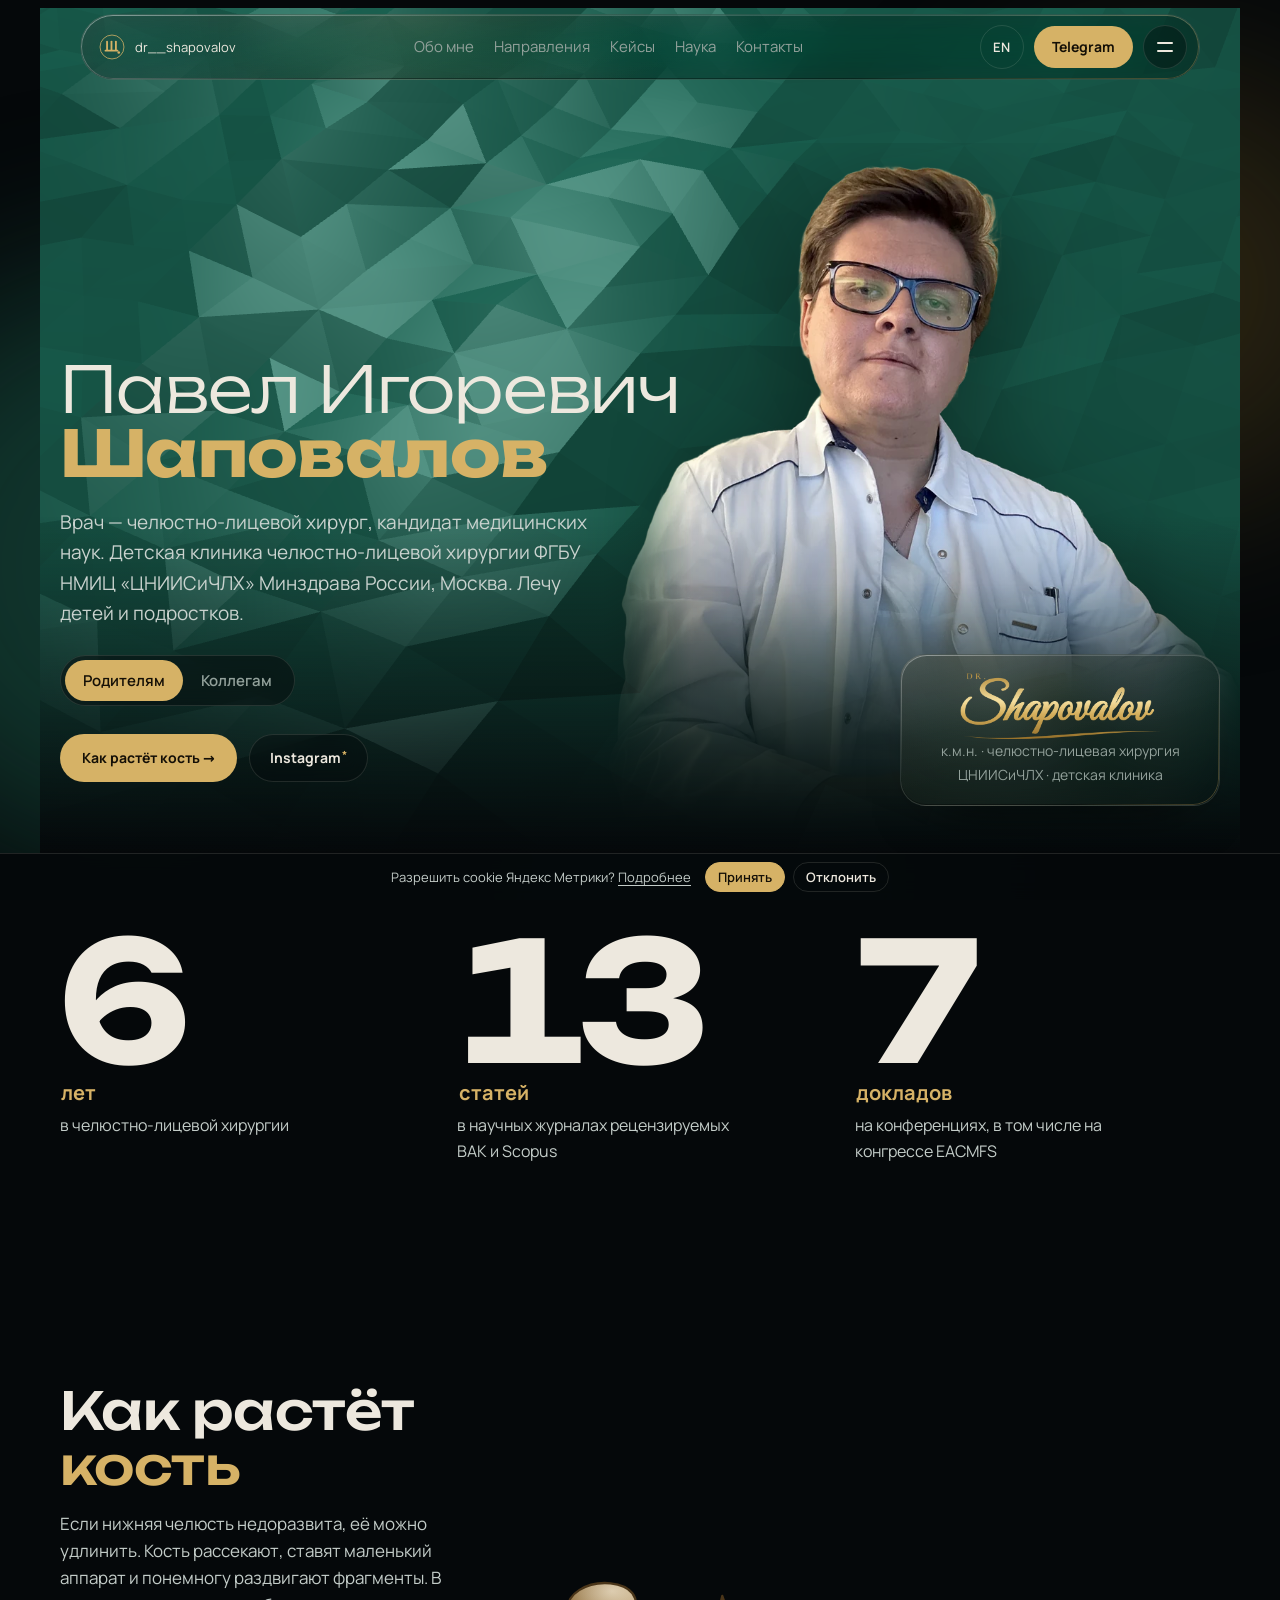
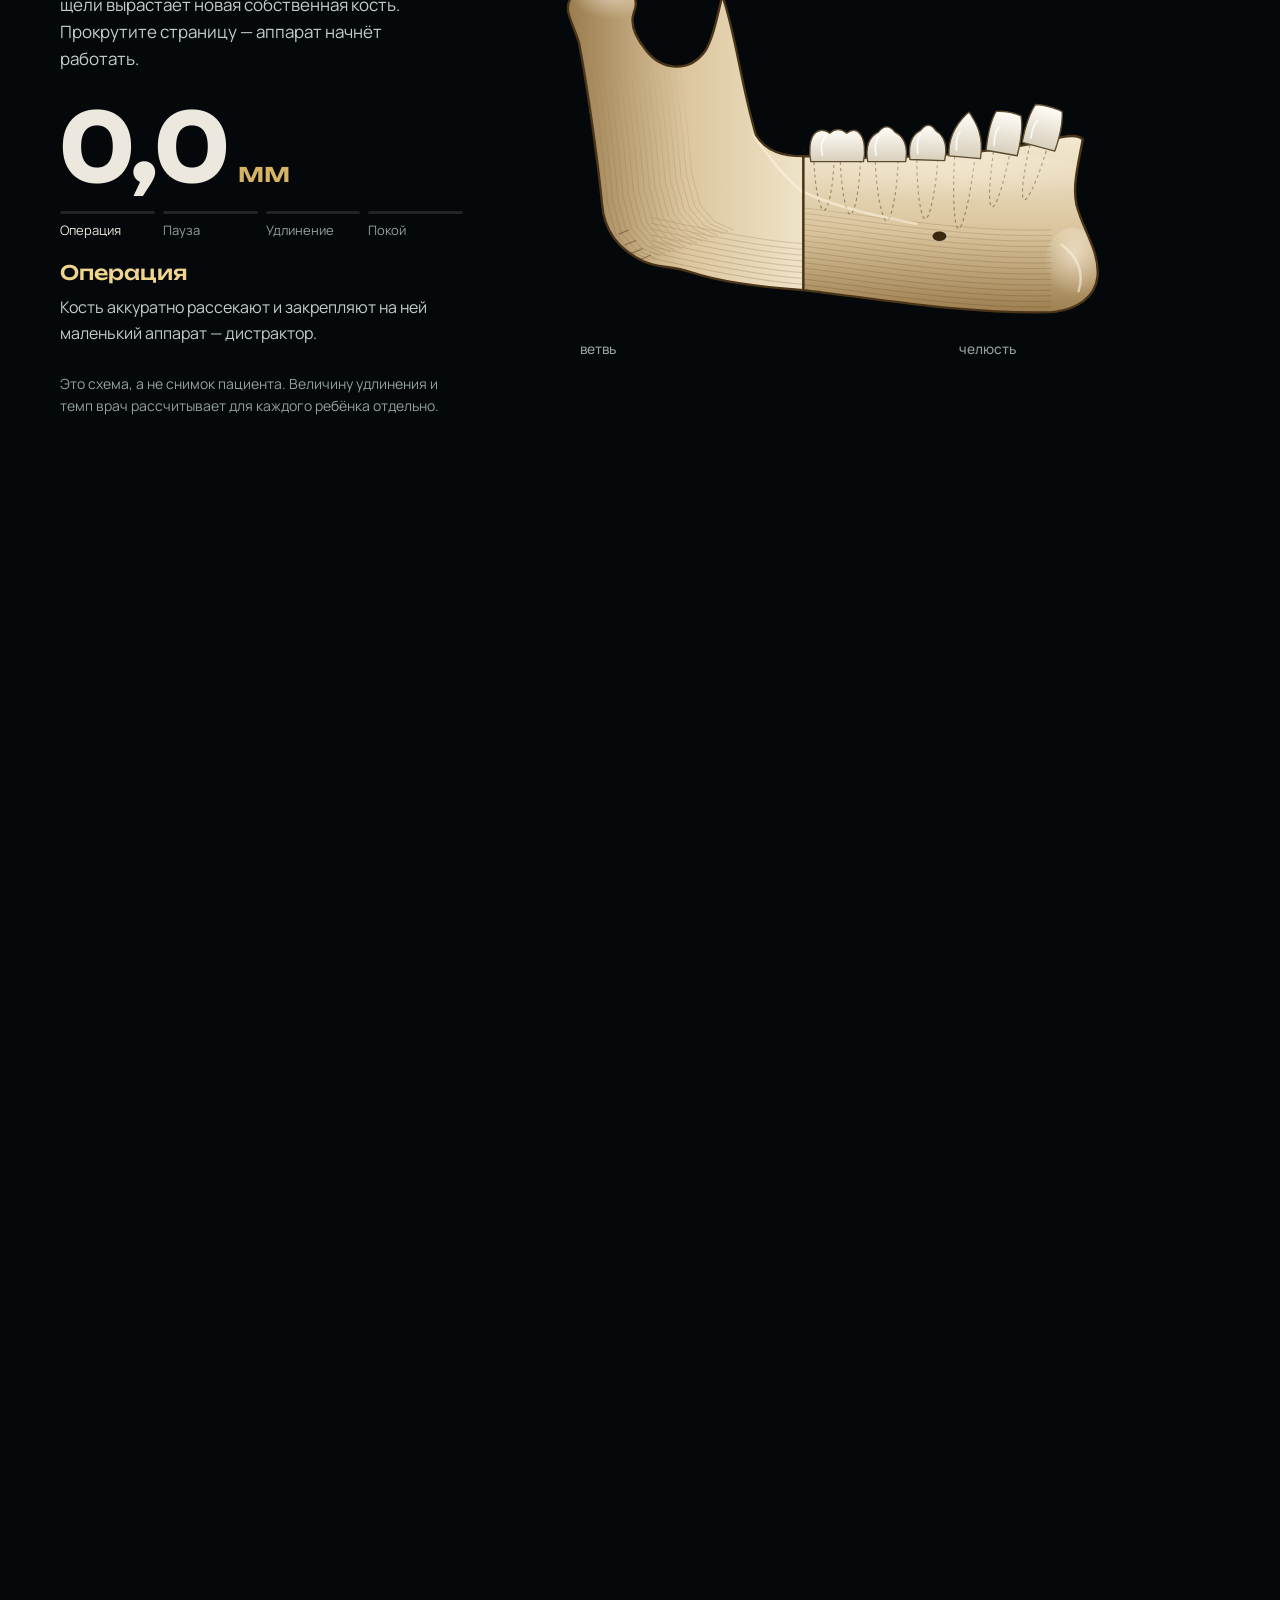
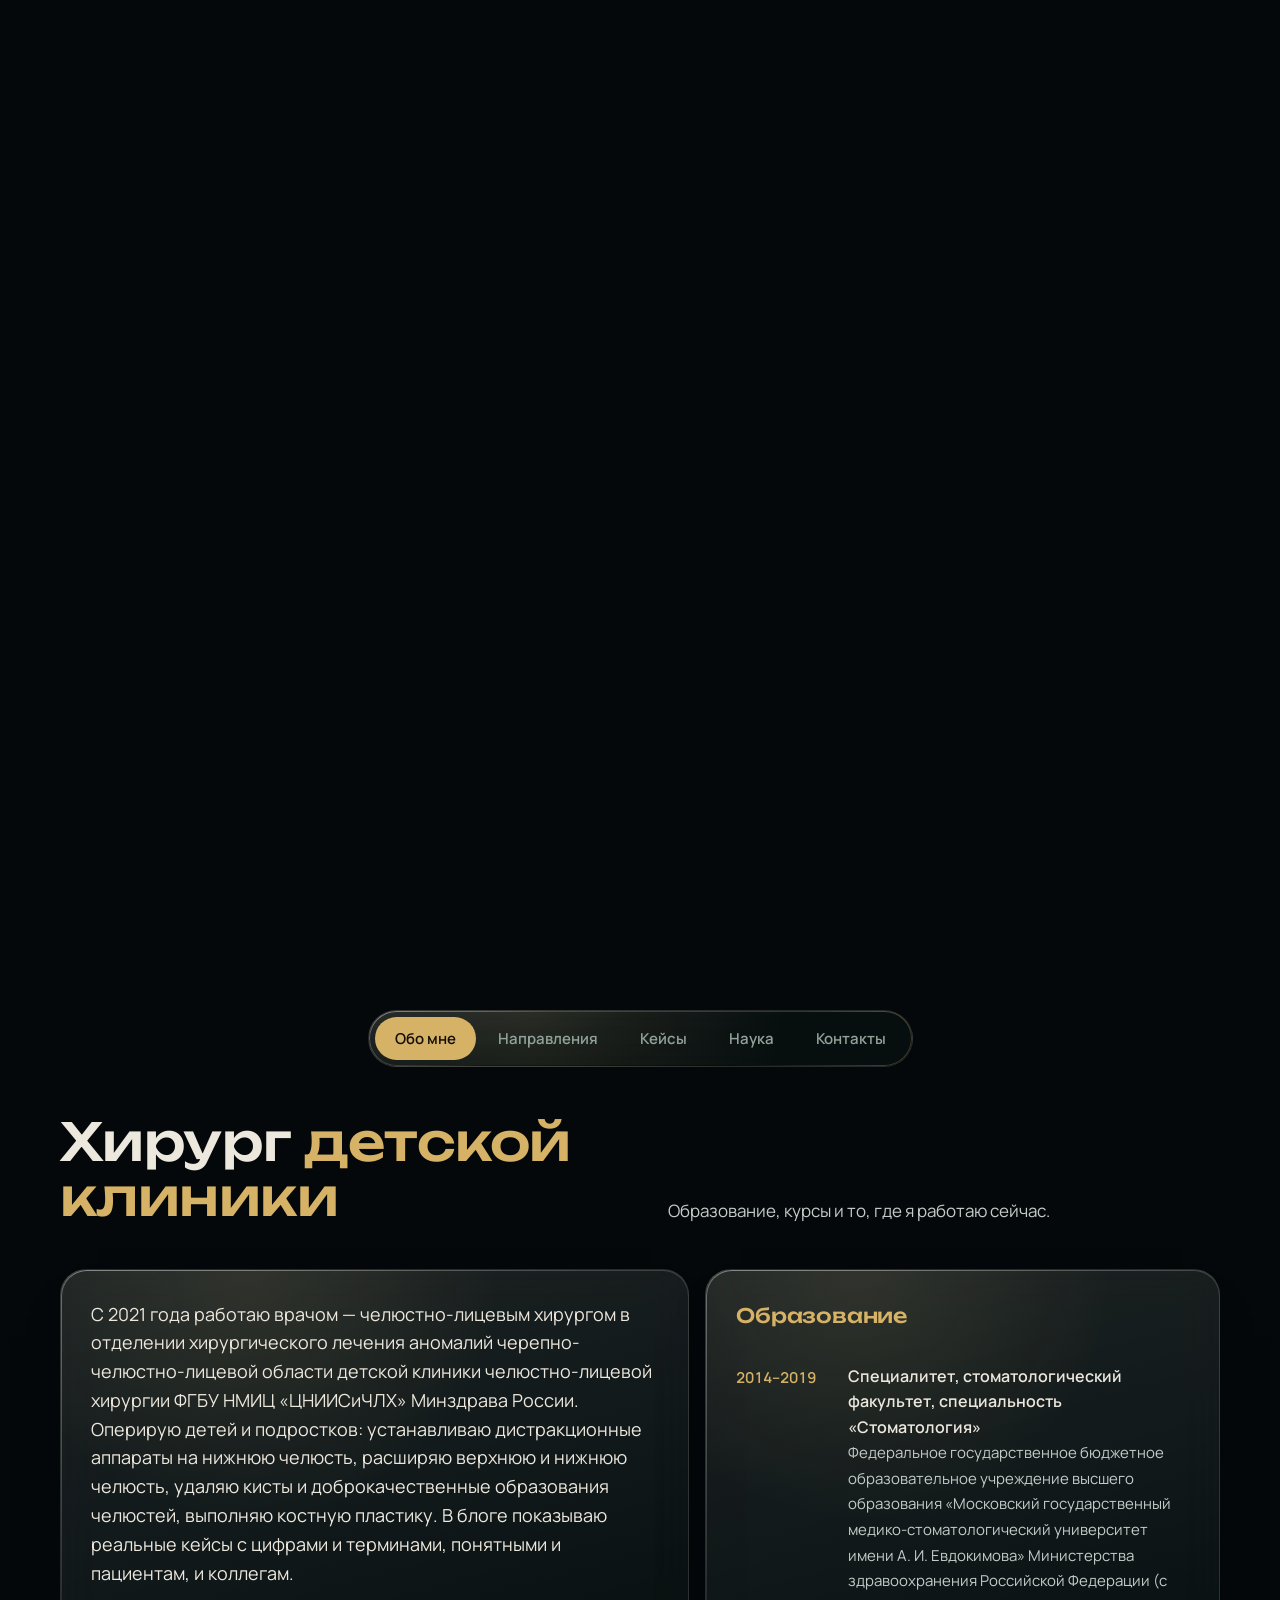
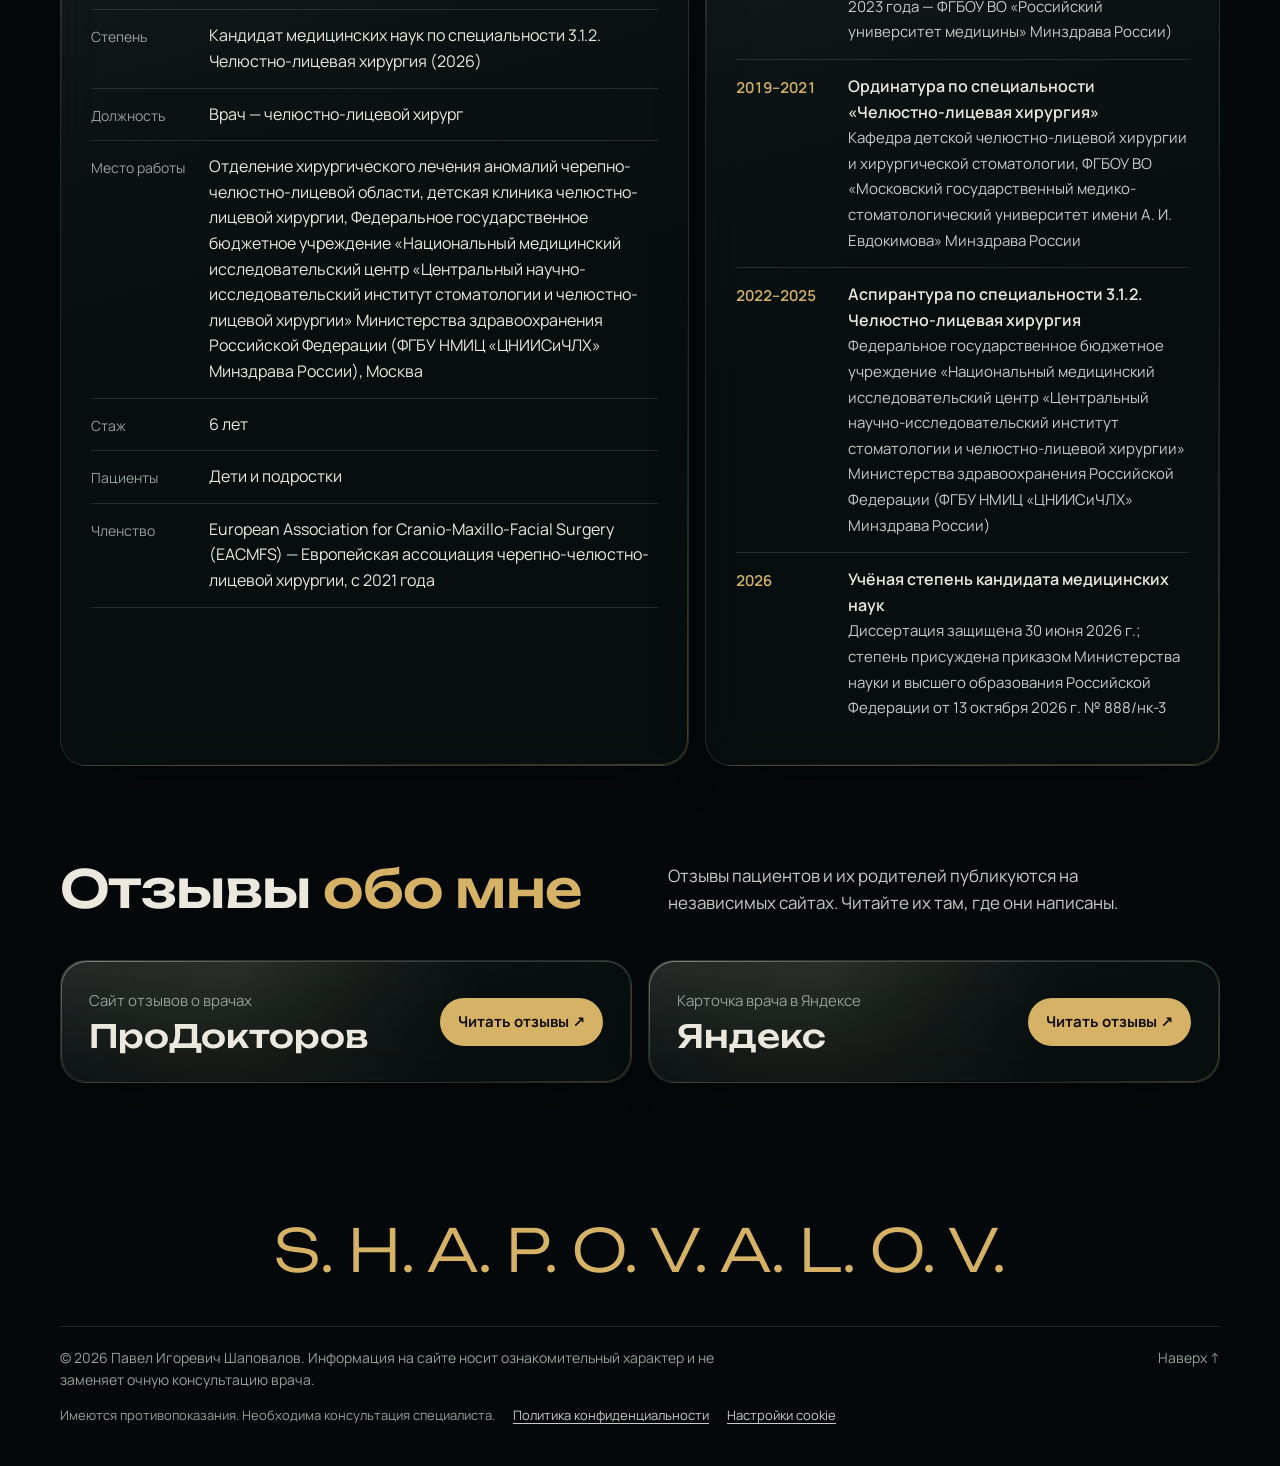
<file: index.html>
<!doctype html>
<html lang="ru">
<head>
<meta charset="utf-8">
<meta name="viewport" content="width=device-width, initial-scale=1, viewport-fit=cover">
<meta http-equiv="Content-Security-Policy" content="default-src 'self'; base-uri 'none'; object-src 'none'; form-action 'none'; style-src 'self' 'unsafe-inline' https://fonts.googleapis.com; font-src 'self' https://fonts.gstatic.com; upgrade-insecure-requests; script-src 'self'  https://mc.yandex.ru https://mc.yandex.com https://yastatic.net; img-src 'self' data: blob: https://mc.yandex.ru https://mc.yandex.com; connect-src 'self' https://mc.yandex.ru https://mc.yandex.com; frame-src https://yandex.ru blob: https://mc.yandex.ru https://mc.yandex.com; child-src blob: https://mc.yandex.ru https://mc.yandex.com">
<meta name="referrer" content="strict-origin-when-cross-origin">
<link rel="canonical" href="https://drshapovalov.ru/">
<link rel="alternate" hreflang="ru" href="https://drshapovalov.ru/">
<link rel="alternate" hreflang="en" href="https://drshapovalov.ru/en/">
<link rel="alternate" hreflang="x-default" href="https://drshapovalov.ru/">
<meta property="og:type" content="website">
<meta property="og:locale" content="ru_RU">
<meta property="og:site_name" content="Dr. Shapovalov">
<meta property="og:title" content="Шаповалов Павел Игоревич — детский челюстно-лицевой хирург, к.м.н.">
<meta property="og:description" content="Детский челюстно-лицевой хирург, к.м.н., ЦНИИСиЧЛХ, Москва. Дистракционный остеогенез нижней челюсти, сужение челюстей, кисты, костная пластика. Клинические случаи и статьи.">
<meta property="og:url" content="https://drshapovalov.ru/">
<meta property="og:image" content="https://drshapovalov.ru/img/og-cover.jpg">
<meta property="og:image:width" content="1200">
<meta property="og:image:height" content="630">
<meta name="twitter:card" content="summary_large_image">
<meta name="theme-color" content="#05080a">
<link rel="icon" href="/favicon.ico" sizes="48x48">
<link rel="icon" href="/favicon.svg" type="image/svg+xml">
<link rel="apple-touch-icon" href="/apple-touch-icon.png">
<meta name="yandex-verification" content="7bd5bbc6ed6ea4f4">
<meta name="google-site-verification" content="VwSnJcJLyzA6f2kcEjWkf8xvmopvSX1PFDmwRdQkYRI">
<script type="application/ld+json">{"@context": "https://schema.org", "@graph": [{"@type": "WebSite", "@id": "https://drshapovalov.ru/#site", "url": "https://drshapovalov.ru/", "name": "Шаповалов Павел Игоревич — официальный сайт", "inLanguage": ["ru", "en"], "about": {"@id": "https://drshapovalov.ru/#person"}}, {"@type": "Person", "@id": "https://drshapovalov.ru/#person", "name": "Павел Игоревич Шаповалов", "alternateName": ["Шаповалов Павел Игоревич", "Шаповалов Павел", "Шаповалов П. И.", "Pavel Shapovalov", "Dr. Shapovalov", "Доктор Шаповалов"], "givenName": "Павел", "additionalName": "Игоревич", "familyName": "Шаповалов", "url": "https://drshapovalov.ru/", "image": "https://drshapovalov.ru/img/og-cover.jpg", "jobTitle": "Детский челюстно-лицевой хирург", "honorificSuffix": "к.м.н.", "description": "Детский челюстно-лицевой хирург, к.м.н., ЦНИИСиЧЛХ, Москва. Дистракционный остеогенез нижней челюсти, сужение челюстей, кисты, костная пластика. Клинические случаи и статьи.", "worksFor": {"@type": "MedicalOrganization", "name": "ФГБУ НМИЦ «ЦНИИСиЧЛХ» Минздрава России"}, "sameAs": ["https://www.instagram.com/dr__shapovalov/", "https://t.me/SHAPOVALOV_DR", "https://x.com/dr_shapovalov", "https://orcid.org/0000-0002-1929-717X", "https://www.webofscience.com/wos/author/record/RJT-7657-2026", "https://istina.msu.ru/profile/shapovalov_pi/"], "knowsAbout": ["Дистракционный остеогенез нижней челюсти", "Сужение нижней челюсти", "Сужение верхней челюсти", "Кисты челюстей", "Доброкачественные новообразования челюстей", "Костная пластика верхней и нижней челюсти"]}, {"@type": "Physician", "@id": "https://drshapovalov.ru/#physician", "name": "Павел Игоревич Шаповалов", "url": "https://drshapovalov.ru/", "image": "https://drshapovalov.ru/img/og-cover.jpg", "description": "Детский челюстно-лицевой хирург, к.м.н., ЦНИИСиЧЛХ, Москва. Дистракционный остеогенез нижней челюсти, сужение челюстей, кисты, костная пластика. Клинические случаи и статьи.", "address": {"@type": "PostalAddress", "streetAddress": "ул. Тимура Фрунзе, д. 16, стр. 5", "addressLocality": "Москва", "addressCountry": "RU"}, "parentOrganization": {"@type": "MedicalOrganization", "name": "ФГБУ НМИЦ «ЦНИИСиЧЛХ» Минздрава России"}, "sameAs": ["https://www.instagram.com/dr__shapovalov/", "https://t.me/SHAPOVALOV_DR", "https://x.com/dr_shapovalov", "https://orcid.org/0000-0002-1929-717X", "https://www.webofscience.com/wos/author/record/RJT-7657-2026", "https://istina.msu.ru/profile/shapovalov_pi/"]}]}</script>
<title>Шаповалов Павел Игоревич — детский челюстно-лицевой хирург</title>
<meta name="description" content="Детский челюстно-лицевой хирург, к.м.н., ЦНИИСиЧЛХ, Москва. Дистракционный остеогенез, кисты и опухоли челюстей, костная пластика. Клинические случаи.">
<link rel="stylesheet" href="/fonts/fonts.css"><!-- Unbounded и Manrope (SIL OFL 1.1) лежат на сайте: посетители не обращаются к серверам Google -->
<link rel="stylesheet" href="/site-e8a05d006f.css">
</head>
<body>


<div class="ambient" aria-hidden="true"><i></i><i></i><i></i></div>

<nav class="nav glass" aria-label="Разделы">
  <a class="brand" href="#top" aria-label="Наверх">
    <svg viewBox="0 0 100 100" aria-hidden="true">
      <circle cx="50" cy="50" r="46" fill="none" stroke="currentColor" stroke-width="3"/>
      <g fill="none" stroke="currentColor" stroke-width="7" stroke-linecap="round"><path d="M31 29V62"/><path d="M48 29V62"/><path d="M65 29V62"/><path d="M25 64H71"/></g>
      <circle cx="76" cy="71" r="5" fill="currentColor"/>
    </svg>
    <span id="nav-handle">dr__shapovalov</span>
  </a>
  <div class="links">
    <a href="#about">Обо мне</a><a href="#directions">Направления</a><a href="#cases">Кейсы</a><a href="#science">Наука</a><a href="#contacts">Контакты</a>
  </div>
  <div class="nav-end">
    <a class="lang-sw" id="lang-sw" href="/en/" hreflang="en" lang="en" aria-label="English version">EN</a>
    <a class="pill" id="nav-tg" href="https://t.me/SHAPOVALOV_DR" target="_blank" rel="noopener">Telegram</a>
    <button class="burger" id="burger" type="button" aria-expanded="false" aria-controls="menu"><span></span><span></span><b class="sr">Меню</b></button>
  </div>
</nav>

<div class="menu" id="menu" role="dialog" aria-modal="true" aria-label="Меню" hidden>
  <div class="menu-aura" aria-hidden="true"><i></i><i></i><i></i></div>
  <nav class="menu-in" aria-label="Меню сайта">
    <a href="#about">Обо мне</a>
    <a href="#reviews">Отзывы</a>
    <a href="#distraction">Как растёт кость</a>
    <div class="menu-group"><a href="#directions">Лечение</a><ul class="menu-sub" id="menu-dirs"><li><a href="#directions"><span class="orb" aria-hidden="true"></span>Дистракционный остеогенез нижней челюсти</a></li><li><a href="#directions"><span class="orb" aria-hidden="true"></span>Сужение нижней челюсти</a></li><li><a href="#directions"><span class="orb" aria-hidden="true"></span>Сужение верхней челюсти</a></li><li><a href="#directions"><span class="orb" aria-hidden="true"></span>Кисты челюстей</a></li><li><a href="#directions"><span class="orb" aria-hidden="true"></span>Доброкачественные новообразования челюстей</a></li><li><a href="#directions"><span class="orb" aria-hidden="true"></span>Костная пластика верхней и нижней челюсти</a></li></ul></div>
    <a href="#cases">Кейсы</a>
    <a href="#science">Наука</a>
    <a href="#contacts">Контакты</a>
    <a class="menu-lang" id="menu-lang" href="/en/" hreflang="en" lang="en">English version</a>
  </nav>
  <div class="menu-foot" id="menu-foot"><a href="tel:+74992552722">+7 (499) 255-27-22</a><a href="tel:+79778820070">+7 977 882-00-70</a><a href="mailto:shapovalov_pi@cniis.ru">shapovalov_pi@cniis.ru</a><a href="https://t.me/SHAPOVALOV_DR" target="_blank" rel="noopener">SHAPOVALOV_DR</a></div>
</div>

<main class="wrap">
  <header class="hero has-fig" id="top">
    <div id="waves" aria-hidden="true"></div>
    <img class="hero-fig" id="h-figure" src="/img/hero-figure-2.webp" alt="Павел Шаповалов в кабинете" width="900" height="1002" fetchpriority="high" decoding="async">
    <div class="hero-in">
      <div>
        <h1 id="h-name"><span class="given">Павел Игоревич</span> <b>Шаповалов</b></h1>
        <p class="lede" id="h-lede">Врач — челюстно-лицевой хирург, кандидат медицинских наук. Детская клиника челюстно-лицевой хирургии ФГБУ НМИЦ «ЦНИИСиЧЛХ» Минздрава России, Москва. Лечу детей и подростков.</p>
        <div class="aud" id="aud" role="radiogroup" aria-label="Кому рассказать">
          <span class="aud-ink" id="aud-ink" aria-hidden="true"></span>
          <button type="button" role="radio" data-aud="parents" aria-checked="true">Родителям</button>
          <button type="button" role="radio" data-aud="colleagues" aria-checked="false">Коллегам</button>
        </div>
        <div class="actions">
          <a class="pill big" id="h-cta" href="#distraction">Как растёт кость →</a>
          <a class="ghost" id="h-ig" href="https://www.instagram.com/dr__shapovalov/" target="_blank" rel="noopener">Instagram</a>
        </div>
      </div>
      <aside class="card-id glass">
        <div class="portrait"><img id="h-portrait" src="/img/portrait.jpg" alt="Павел Шаповалов" width="560" height="560"></div>
        <div>
          <svg class="signature" id="sig" viewBox="0 0 640 213" role="img" aria-label="Dr. Shapovalov">
            <defs><mask id="sig-mask" maskUnits="userSpaceOnUse" x="0" y="0" width="640" height="213">
              <g fill="none" stroke="#fff" stroke-linecap="round" stroke-linejoin="round">
                <path stroke-width="30" d="M14 15 L84 15"/>
                <path stroke-width="42" d="M38 74 C10 95 0 135 30 155 C60 172 110 162 128 138 C146 114 120 95 100 78 C75 55 70 25 105 18 C135 12 160 25 152 45 C149 55 138 56 132 52"/>
                <path stroke-width="30" d="M208 46 C192 80 162 122 142 152"/>
                <path stroke-width="72" d="M150 96 L172 134 L194 96 L216 134 L238 96"/>
                <path stroke-width="28" d="M246 118 C240 150 236 172 232 192"/>
                <path stroke-width="72" d="M250 96 L272 134 L294 96 L316 134 L338 96 L360 134 L382 96 L404 134 L426 96 L448 134 L470 96 L492 134"/>
                <path stroke-width="28" d="M526 46 C518 80 510 112 504 146"/>
                <path stroke-width="72" d="M500 96 L522 134 L544 96 L566 134 L588 96 L610 134"/>
                <path stroke-width="16" d="M16 203 C200 196 420 188 628 186"/>
              </g></mask></defs>
            <image href="/img/signature-gold.png" width="640" height="213"/>
          </svg>
          <p class="id-meta" id="h-card">к.м.н. · челюстно-лицевая хирургия<br>ЦНИИСиЧЛХ · детская клиника</p>
        </div>
      </aside>
    </div>
  </header>

  <div class="readings" id="readings"><div class="reading reveal"><div class="val"><span class="count" data-to="6">6</span><small>лет</small></div><p class="lbl">в челюстно-лицевой хирургии</p></div>
      <div class="reading reveal"><div class="val"><span class="count" data-to="13">13</span><small>статей</small></div><p class="lbl">в научных журналах рецензируемых ВАК и Scopus </p></div>
      <div class="reading reveal"><div class="val"><span class="count" data-to="7">7</span><small>докладов</small></div><p class="lbl">на конференциях, в том числе на конгрессе EACMFS</p></div></div>

  <section class="dx" id="distraction" aria-labelledby="dx-h" data-offset="0">
    <div class="dx-pin">
      <div class="dx-head"><h2 id="dx-h">Как растёт <em>кость</em></h2><p id="dx-intro">Если нижняя челюсть недоразвита, её можно удлинить. Кость рассекают, ставят маленький аппарат и понемногу раздвигают фрагменты. В щели вырастает новая собственная кость. Прокрутите страницу — аппарат начнёт работать.</p></div>
      <figure class="dx-fig">
        <svg class="dx-svg" viewBox="60 28 680 382" role="img" aria-labelledby="dx-t">
          <title id="dx-t">Схема: дистракция нижней челюсти. Задний фрагмент неподвижен, передний отходит вперёд, в щели формируется новая кость.</title>
          <defs>
            <linearGradient id="jb" x1="0" y1="0" x2="0" y2="1" gradientUnits="objectBoundingBox"><stop offset="0" stop-color="#f3e9d2"/><stop offset=".55" stop-color="#d9c39b"/><stop offset="1" stop-color="#9d7f50"/></linearGradient>
            <linearGradient id="jr" x1="0" y1="0" x2="1" y2="0"><stop offset="0" stop-color="#9a7c4e"/><stop offset=".5" stop-color="#dcc69e"/><stop offset="1" stop-color="#efe3c8"/></linearGradient>
            <radialGradient id="jlight" cx=".55" cy=".35" r=".6"><stop offset="0" stop-color="#fff8e8" stop-opacity=".55"/><stop offset="1" stop-color="#fff8e8" stop-opacity="0"/></radialGradient>
            <linearGradient id="jen" x1="0" y1="0" x2="0" y2="1"><stop offset="0" stop-color="#fffdf7"/><stop offset="1" stop-color="#d8cfbc"/></linearGradient>
            <linearGradient id="jsteel" x1="0" y1="0" x2="0" y2="1"><stop offset="0" stop-color="#f1f5f6"/><stop offset=".5" stop-color="#aab6ba"/><stop offset="1" stop-color="#6d797d"/></linearGradient>
            <linearGradient id="jfade" x1="0" y1="0" x2="0" y2="1"><stop offset=".25" stop-color="#000"/><stop offset="1" stop-color="#fff"/></linearGradient>
            <mask id="jmask" maskUnits="userSpaceOnUse" x="60" y="28" width="760" height="382"><rect x="60" y="28" width="760" height="382" fill="url(#jfade)"/></mask>
            <pattern id="dx-hatch" width="9" height="12" patternUnits="userSpaceOnUse"><rect width="9" height="12" fill="#0e3b30"/><path d="M2 0 C4 3 0 9 2 12 M6.5 0 C8.5 3 4.5 9 6.5 12" stroke="#4fc39b" stroke-width="1.1" fill="none" opacity=".85"/></pattern>
            <clipPath id="jcp"><path d="M122 80 C118 62 140 50 162 52 C182 54 190 66 184 80 C180 92 186 104 196 116 C210 134 236 138 252 116 C260 102 263 84 268 64 C280 96 286 150 300 196 C310 212 326 216 345 216 L345 343 C300 340 262 334 238 326 C220 320 206 322 194 316 C168 304 156 286 154 262 C150 220 140 150 132 108 C128 96 124 88 122 80 Z"/></clipPath>
            <clipPath id="jca"><path d="M345 216 C420 220 520 216 590 198 C600 196 606 196 610 200 C606 222 600 244 604 262 C610 286 626 306 624 330 C622 350 604 362 580 364 C500 366 420 352 345 343 Z"/></clipPath>
          </defs>
          <g class="jaw">
            <g id="dx-post">
              <path d="M122 80 C118 62 140 50 162 52 C182 54 190 66 184 80 C180 92 186 104 196 116 C210 134 236 138 252 116 C260 102 263 84 268 64 C280 96 286 150 300 196 C310 212 326 216 345 216 L345 343 C300 340 262 334 238 326 C220 320 206 322 194 316 C168 304 156 286 154 262 C150 220 140 150 132 108 C128 96 124 88 122 80 Z" fill="url(#jr)"/>
              <g clip-path="url(#jcp)">
                <ellipse cx="160" cy="66" rx="34" ry="22" fill="url(#jlight)"/>
                <path d="M199.0 314.2 L181.0 306.2 L167.0 290.2 L159.0 260.2 L155.0 218.2 L149.0 168.2 L141.0 118.2 L135.0 94.2 M204.0 312.5 L186.0 304.5 L172.0 288.5 L164.0 258.5 L160.0 216.5 L154.0 166.5 L146.0 116.5 L140.0 92.5 M209.0 310.8 L191.0 302.8 L177.0 286.8 L169.0 256.8 L165.0 214.8 L159.0 164.8 L151.0 114.8 L145.0 90.8 M214.0 309.0 L196.0 301.0 L182.0 285.0 L174.0 255.0 L170.0 213.0 L164.0 163.0 L156.0 113.0 L150.0 89.0 M219.0 307.2 L201.0 299.2 L187.0 283.2 L179.0 253.2 L175.0 211.2 L169.0 161.2 L161.0 111.2 L155.0 87.2 M224.0 305.5 L206.0 297.5 L192.0 281.5 L184.0 251.5 L180.0 209.5 L174.0 159.5 L166.0 109.5 L160.0 85.5 M229.0 303.8 L211.0 295.8 L197.0 279.8 L189.0 249.8 L185.0 207.8 L179.0 157.8 L171.0 107.8 L165.0 83.8 M234.0 302.0 L216.0 294.0 L202.0 278.0 L194.0 248.0 L190.0 206.0 L184.0 156.0 L176.0 106.0 L170.0 82.0 M239.0 300.2 L221.0 292.2 L207.0 276.2 L199.0 246.2 L195.0 204.2 L189.0 154.2 L181.0 104.2 L175.0 80.2 M244.0 298.5 L226.0 290.5 L212.0 274.5 L204.0 244.5 L200.0 202.5 L194.0 152.5 L186.0 102.5 L180.0 78.5 M249.0 296.8 L231.0 288.8 L217.0 272.8 L209.0 242.8 L205.0 200.8 L199.0 150.8 L191.0 100.8 L185.0 76.8 M254.0 295.0 L236.0 287.0 L222.0 271.0 L214.0 241.0 L210.0 199.0 L204.0 149.0 L196.0 99.0 L190.0 75.0 M259.0 293.2 L241.0 285.2 L227.0 269.2 L219.0 239.2 L215.0 197.2 L209.0 147.2 L201.0 97.2 L195.0 73.2 M264.0 291.5 L246.0 283.5 L232.0 267.5 L224.0 237.5 L220.0 195.5 L214.0 145.5 L206.0 95.5 L200.0 71.5 M269.0 289.8 L251.0 281.8 L237.0 265.8 L229.0 235.8 L225.0 193.8 L219.0 143.8 L211.0 93.8 L205.0 69.8 M274.0 288.0 L256.0 280.0 L242.0 264.0 L234.0 234.0 L230.0 192.0 L224.0 142.0 L216.0 92.0 L210.0 68.0 M279.0 286.2 L261.0 278.2 L247.0 262.2 L239.0 232.2 L235.0 190.2 L229.0 140.2 L221.0 90.2 L215.0 66.2 M200 312.5 C240 321.5 300 334.5 345 337.5 M200 307.0 C240 316.0 300 329.0 345 332.0 M200 301.5 C240 310.5 300 323.5 345 326.5 M200 296.0 C240 305.0 300 318.0 345 321.0 M200 290.5 C240 299.5 300 312.5 345 315.5 M200 285.0 C240 294.0 300 307.0 345 310.0 M200 279.5 C240 288.5 300 301.5 345 304.5 M200 274.0 C240 283.0 300 296.0 345 299.0" class="hatch" mask="url(#jmask)"/>
                <path d="M176 300 l10 -4 M182 308 l10 -4 M190 314 l10 -4 M170 290 l9 -4" class="rough"/>
              </g>
              <path d="M298 196 C318 226 336 244 345 250" class="ridge"/>
              <path d="M122 80 C118 62 140 50 162 52 C182 54 190 66 184 80 C180 92 186 104 196 116 C210 134 236 138 252 116 C260 102 263 84 268 64 C280 96 286 150 300 196 C310 212 326 216 345 216 L345 343 C300 340 262 334 238 326 C220 320 206 322 194 316 C168 304 156 286 154 262 C150 220 140 150 132 108 C128 96 124 88 122 80 Z" class="outline"/>
            </g>
            <rect id="dx-gap" x="345" y="216" width="0" height="127" fill="url(#dx-hatch)"/>
            <rect id="dx-cons" x="345" y="216" width="0" height="127" fill="url(#jb)" opacity="0"/>
            <g id="dx-ant">
              <path d="M345 216 C420 220 520 216 590 198 C600 196 606 196 610 200 C606 222 600 244 604 262 C610 286 626 306 624 330 C622 350 604 362 580 364 C500 366 420 352 345 343 Z" fill="url(#jb)"/>
              <g clip-path="url(#jca)">
                <g class="root"><path transform="translate(352 221.2) rotate(0 25.0 0)" d="M3.0 0 C4.0 25.3 8.5 46.0 12.5 46.0 C16.5 46.0 21.0 25.3 22.0 0 M28.0 0 C29.0 27.5 33.5 50.0 37.5 50.0 C41.5 50.0 46.0 27.5 47.0 0"/><path transform="translate(406 221.2) rotate(0 18.0 0)" d="M7.2 0 C8.2 30.8 14.0 56.0 18.0 56.0 C22.0 56.0 27.8 30.8 28.8 0"/><path transform="translate(446 219.7) rotate(2 16.5 0)" d="M6.6 0 C7.6 30.8 12.5 56.0 16.5 56.0 C20.5 56.0 25.4 30.8 26.4 0"/><path transform="translate(483 217.0) rotate(5 15.0 0)" d="M5.4 0 C6.4 37.4 11.0 68.0 15.0 68.0 C19.0 68.0 23.6 37.4 24.6 0"/><path transform="translate(518 213.0) rotate(10 15.0 0)" d="M7.2 0 C8.2 28.6 11.0 52.0 15.0 52.0 C19.0 52.0 21.8 28.6 22.8 0"/><path transform="translate(552 207.0) rotate(15 16.0 0)" d="M7.7 0 C8.7 28.6 12.0 52.0 16.0 52.0 C20.0 52.0 23.3 28.6 24.3 0"/></g>
                <ellipse cx="600" cy="318" rx="26" ry="34" fill="url(#jlight)"/>
                <ellipse cx="480" cy="236" rx="140" ry="26" fill="url(#jlight)" opacity=".6"/>
                <path d="M580.0 358.8 L576.0 358.9 L572.0 358.9 L568.0 359.0 L564.0 359.0 L560.0 359.0 L556.0 358.9 L552.0 358.9 L548.0 358.8 L544.0 358.7 L540.0 358.6 L536.0 358.4 L532.0 358.2 L528.1 358.1 L524.1 357.9 L520.1 357.6 L516.1 357.4 L512.1 357.1 L508.1 356.8 L504.2 356.6 L500.2 356.2 L496.2 355.9 L492.2 355.6 L488.3 355.2 L484.3 354.9 L480.4 354.5 L476.4 354.1 L472.5 353.7 L468.5 353.3 L464.6 352.9 L460.6 352.4 L456.7 352.0 L452.8 351.5 L448.8 351.1 L444.9 350.6 L441.0 350.1 L437.1 349.7 L433.2 349.2 L429.3 348.7 L425.4 348.2 L421.5 347.7 L417.6 347.2 L413.7 346.7 L409.8 346.2 L406.0 345.7 L402.1 345.2 L398.3 344.6 L394.4 344.1 L390.6 343.6 L386.7 343.1 L382.9 342.6 L379.1 342.1 L375.3 341.6 L371.4 341.1 L367.6 340.6 L363.9 340.1 L360.1 339.7 L356.3 339.2 L352.5 338.7 L348.8 338.3 L345.0 337.8 M580.0 353.6 L576.0 353.7 L572.0 353.7 L568.0 353.8 L564.0 353.8 L560.0 353.8 L556.0 353.7 L552.0 353.7 L548.0 353.6 L544.0 353.5 L540.0 353.4 L536.0 353.2 L532.0 353.0 L528.1 352.9 L524.1 352.7 L520.1 352.4 L516.1 352.2 L512.1 351.9 L508.1 351.6 L504.2 351.4 L500.2 351.0 L496.2 350.7 L492.2 350.4 L488.3 350.0 L484.3 349.7 L480.4 349.3 L476.4 348.9 L472.5 348.5 L468.5 348.1 L464.6 347.7 L460.6 347.2 L456.7 346.8 L452.8 346.3 L448.8 345.9 L444.9 345.4 L441.0 344.9 L437.1 344.5 L433.2 344.0 L429.3 343.5 L425.4 343.0 L421.5 342.5 L417.6 342.0 L413.7 341.5 L409.8 341.0 L406.0 340.5 L402.1 340.0 L398.3 339.4 L394.4 338.9 L390.6 338.4 L386.7 337.9 L382.9 337.4 L379.1 336.9 L375.3 336.4 L371.4 335.9 L367.6 335.4 L363.9 334.9 L360.1 334.5 L356.3 334.0 L352.5 333.5 L348.8 333.1 L345.0 332.6 M580.0 348.4 L576.0 348.5 L572.0 348.5 L568.0 348.6 L564.0 348.6 L560.0 348.6 L556.0 348.5 L552.0 348.5 L548.0 348.4 L544.0 348.3 L540.0 348.2 L536.0 348.0 L532.0 347.8 L528.1 347.7 L524.1 347.5 L520.1 347.2 L516.1 347.0 L512.1 346.7 L508.1 346.4 L504.2 346.2 L500.2 345.8 L496.2 345.5 L492.2 345.2 L488.3 344.8 L484.3 344.5 L480.4 344.1 L476.4 343.7 L472.5 343.3 L468.5 342.9 L464.6 342.5 L460.6 342.0 L456.7 341.6 L452.8 341.1 L448.8 340.7 L444.9 340.2 L441.0 339.7 L437.1 339.3 L433.2 338.8 L429.3 338.3 L425.4 337.8 L421.5 337.3 L417.6 336.8 L413.7 336.3 L409.8 335.8 L406.0 335.3 L402.1 334.8 L398.3 334.2 L394.4 333.7 L390.6 333.2 L386.7 332.7 L382.9 332.2 L379.1 331.7 L375.3 331.2 L371.4 330.7 L367.6 330.2 L363.9 329.7 L360.1 329.3 L356.3 328.8 L352.5 328.3 L348.8 327.9 L345.0 327.4 M580.0 343.2 L576.0 343.3 L572.0 343.3 L568.0 343.4 L564.0 343.4 L560.0 343.4 L556.0 343.3 L552.0 343.3 L548.0 343.2 L544.0 343.1 L540.0 343.0 L536.0 342.8 L532.0 342.6 L528.1 342.5 L524.1 342.3 L520.1 342.0 L516.1 341.8 L512.1 341.5 L508.1 341.2 L504.2 341.0 L500.2 340.6 L496.2 340.3 L492.2 340.0 L488.3 339.6 L484.3 339.3 L480.4 338.9 L476.4 338.5 L472.5 338.1 L468.5 337.7 L464.6 337.3 L460.6 336.8 L456.7 336.4 L452.8 335.9 L448.8 335.5 L444.9 335.0 L441.0 334.5 L437.1 334.1 L433.2 333.6 L429.3 333.1 L425.4 332.6 L421.5 332.1 L417.6 331.6 L413.7 331.1 L409.8 330.6 L406.0 330.1 L402.1 329.6 L398.3 329.0 L394.4 328.5 L390.6 328.0 L386.7 327.5 L382.9 327.0 L379.1 326.5 L375.3 326.0 L371.4 325.5 L367.6 325.0 L363.9 324.5 L360.1 324.1 L356.3 323.6 L352.5 323.1 L348.8 322.7 L345.0 322.2 M580.0 338.0 L576.0 338.1 L572.0 338.1 L568.0 338.2 L564.0 338.2 L560.0 338.2 L556.0 338.1 L552.0 338.1 L548.0 338.0 L544.0 337.9 L540.0 337.8 L536.0 337.6 L532.0 337.4 L528.1 337.3 L524.1 337.1 L520.1 336.8 L516.1 336.6 L512.1 336.3 L508.1 336.0 L504.2 335.8 L500.2 335.4 L496.2 335.1 L492.2 334.8 L488.3 334.4 L484.3 334.1 L480.4 333.7 L476.4 333.3 L472.5 332.9 L468.5 332.5 L464.6 332.1 L460.6 331.6 L456.7 331.2 L452.8 330.7 L448.8 330.3 L444.9 329.8 L441.0 329.3 L437.1 328.9 L433.2 328.4 L429.3 327.9 L425.4 327.4 L421.5 326.9 L417.6 326.4 L413.7 325.9 L409.8 325.4 L406.0 324.9 L402.1 324.4 L398.3 323.8 L394.4 323.3 L390.6 322.8 L386.7 322.3 L382.9 321.8 L379.1 321.3 L375.3 320.8 L371.4 320.3 L367.6 319.8 L363.9 319.3 L360.1 318.9 L356.3 318.4 L352.5 317.9 L348.8 317.5 L345.0 317.0 M580.0 332.8 L576.0 332.9 L572.0 332.9 L568.0 333.0 L564.0 333.0 L560.0 333.0 L556.0 332.9 L552.0 332.9 L548.0 332.8 L544.0 332.7 L540.0 332.6 L536.0 332.4 L532.0 332.2 L528.1 332.1 L524.1 331.9 L520.1 331.6 L516.1 331.4 L512.1 331.1 L508.1 330.8 L504.2 330.6 L500.2 330.2 L496.2 329.9 L492.2 329.6 L488.3 329.2 L484.3 328.9 L480.4 328.5 L476.4 328.1 L472.5 327.7 L468.5 327.3 L464.6 326.9 L460.6 326.4 L456.7 326.0 L452.8 325.5 L448.8 325.1 L444.9 324.6 L441.0 324.1 L437.1 323.7 L433.2 323.2 L429.3 322.7 L425.4 322.2 L421.5 321.7 L417.6 321.2 L413.7 320.7 L409.8 320.2 L406.0 319.7 L402.1 319.2 L398.3 318.6 L394.4 318.1 L390.6 317.6 L386.7 317.1 L382.9 316.6 L379.1 316.1 L375.3 315.6 L371.4 315.1 L367.6 314.6 L363.9 314.1 L360.1 313.7 L356.3 313.2 L352.5 312.7 L348.8 312.3 L345.0 311.8 M580.0 327.6 L576.0 327.7 L572.0 327.7 L568.0 327.8 L564.0 327.8 L560.0 327.8 L556.0 327.7 L552.0 327.7 L548.0 327.6 L544.0 327.5 L540.0 327.4 L536.0 327.2 L532.0 327.0 L528.1 326.9 L524.1 326.7 L520.1 326.4 L516.1 326.2 L512.1 325.9 L508.1 325.6 L504.2 325.4 L500.2 325.0 L496.2 324.7 L492.2 324.4 L488.3 324.0 L484.3 323.7 L480.4 323.3 L476.4 322.9 L472.5 322.5 L468.5 322.1 L464.6 321.7 L460.6 321.2 L456.7 320.8 L452.8 320.3 L448.8 319.9 L444.9 319.4 L441.0 318.9 L437.1 318.5 L433.2 318.0 L429.3 317.5 L425.4 317.0 L421.5 316.5 L417.6 316.0 L413.7 315.5 L409.8 315.0 L406.0 314.5 L402.1 314.0 L398.3 313.4 L394.4 312.9 L390.6 312.4 L386.7 311.9 L382.9 311.4 L379.1 310.9 L375.3 310.4 L371.4 309.9 L367.6 309.4 L363.9 308.9 L360.1 308.5 L356.3 308.0 L352.5 307.5 L348.8 307.1 L345.0 306.6 M580.0 322.4 L576.0 322.5 L572.0 322.5 L568.0 322.6 L564.0 322.6 L560.0 322.6 L556.0 322.5 L552.0 322.5 L548.0 322.4 L544.0 322.3 L540.0 322.2 L536.0 322.0 L532.0 321.8 L528.1 321.7 L524.1 321.5 L520.1 321.2 L516.1 321.0 L512.1 320.7 L508.1 320.4 L504.2 320.2 L500.2 319.8 L496.2 319.5 L492.2 319.2 L488.3 318.8 L484.3 318.5 L480.4 318.1 L476.4 317.7 L472.5 317.3 L468.5 316.9 L464.6 316.5 L460.6 316.0 L456.7 315.6 L452.8 315.1 L448.8 314.7 L444.9 314.2 L441.0 313.7 L437.1 313.3 L433.2 312.8 L429.3 312.3 L425.4 311.8 L421.5 311.3 L417.6 310.8 L413.7 310.3 L409.8 309.8 L406.0 309.3 L402.1 308.8 L398.3 308.2 L394.4 307.7 L390.6 307.2 L386.7 306.7 L382.9 306.2 L379.1 305.7 L375.3 305.2 L371.4 304.7 L367.6 304.2 L363.9 303.7 L360.1 303.3 L356.3 302.8 L352.5 302.3 L348.8 301.9 L345.0 301.4 M580.0 317.2 L576.0 317.3 L572.0 317.3 L568.0 317.4 L564.0 317.4 L560.0 317.4 L556.0 317.3 L552.0 317.3 L548.0 317.2 L544.0 317.1 L540.0 317.0 L536.0 316.8 L532.0 316.6 L528.1 316.5 L524.1 316.3 L520.1 316.0 L516.1 315.8 L512.1 315.5 L508.1 315.2 L504.2 315.0 L500.2 314.6 L496.2 314.3 L492.2 314.0 L488.3 313.6 L484.3 313.3 L480.4 312.9 L476.4 312.5 L472.5 312.1 L468.5 311.7 L464.6 311.3 L460.6 310.8 L456.7 310.4 L452.8 309.9 L448.8 309.5 L444.9 309.0 L441.0 308.5 L437.1 308.1 L433.2 307.6 L429.3 307.1 L425.4 306.6 L421.5 306.1 L417.6 305.6 L413.7 305.1 L409.8 304.6 L406.0 304.1 L402.1 303.6 L398.3 303.0 L394.4 302.5 L390.6 302.0 L386.7 301.5 L382.9 301.0 L379.1 300.5 L375.3 300.0 L371.4 299.5 L367.6 299.0 L363.9 298.5 L360.1 298.1 L356.3 297.6 L352.5 297.1 L348.8 296.7 L345.0 296.2 M580.0 312.0 L576.0 312.1 L572.0 312.1 L568.0 312.2 L564.0 312.2 L560.0 312.2 L556.0 312.1 L552.0 312.1 L548.0 312.0 L544.0 311.9 L540.0 311.8 L536.0 311.6 L532.0 311.4 L528.1 311.3 L524.1 311.1 L520.1 310.8 L516.1 310.6 L512.1 310.3 L508.1 310.0 L504.2 309.8 L500.2 309.4 L496.2 309.1 L492.2 308.8 L488.3 308.4 L484.3 308.1 L480.4 307.7 L476.4 307.3 L472.5 306.9 L468.5 306.5 L464.6 306.1 L460.6 305.6 L456.7 305.2 L452.8 304.7 L448.8 304.3 L444.9 303.8 L441.0 303.3 L437.1 302.9 L433.2 302.4 L429.3 301.9 L425.4 301.4 L421.5 300.9 L417.6 300.4 L413.7 299.9 L409.8 299.4 L406.0 298.9 L402.1 298.4 L398.3 297.8 L394.4 297.3 L390.6 296.8 L386.7 296.3 L382.9 295.8 L379.1 295.3 L375.3 294.8 L371.4 294.3 L367.6 293.8 L363.9 293.3 L360.1 292.9 L356.3 292.4 L352.5 291.9 L348.8 291.5 L345.0 291.0 M580.0 306.8 L576.0 306.9 L572.0 306.9 L568.0 307.0 L564.0 307.0 L560.0 307.0 L556.0 306.9 L552.0 306.9 L548.0 306.8 L544.0 306.7 L540.0 306.6 L536.0 306.4 L532.0 306.2 L528.1 306.1 L524.1 305.9 L520.1 305.6 L516.1 305.4 L512.1 305.1 L508.1 304.8 L504.2 304.6 L500.2 304.2 L496.2 303.9 L492.2 303.6 L488.3 303.2 L484.3 302.9 L480.4 302.5 L476.4 302.1 L472.5 301.7 L468.5 301.3 L464.6 300.9 L460.6 300.4 L456.7 300.0 L452.8 299.5 L448.8 299.1 L444.9 298.6 L441.0 298.1 L437.1 297.7 L433.2 297.2 L429.3 296.7 L425.4 296.2 L421.5 295.7 L417.6 295.2 L413.7 294.7 L409.8 294.2 L406.0 293.7 L402.1 293.2 L398.3 292.6 L394.4 292.1 L390.6 291.6 L386.7 291.1 L382.9 290.6 L379.1 290.1 L375.3 289.6 L371.4 289.1 L367.6 288.6 L363.9 288.1 L360.1 287.7 L356.3 287.2 L352.5 286.7 L348.8 286.3 L345.0 285.8 M580.0 301.6 L576.0 301.7 L572.0 301.7 L568.0 301.8 L564.0 301.8 L560.0 301.8 L556.0 301.7 L552.0 301.7 L548.0 301.6 L544.0 301.5 L540.0 301.4 L536.0 301.2 L532.0 301.0 L528.1 300.9 L524.1 300.7 L520.1 300.4 L516.1 300.2 L512.1 299.9 L508.1 299.6 L504.2 299.4 L500.2 299.0 L496.2 298.7 L492.2 298.4 L488.3 298.0 L484.3 297.7 L480.4 297.3 L476.4 296.9 L472.5 296.5 L468.5 296.1 L464.6 295.7 L460.6 295.2 L456.7 294.8 L452.8 294.3 L448.8 293.9 L444.9 293.4 L441.0 292.9 L437.1 292.5 L433.2 292.0 L429.3 291.5 L425.4 291.0 L421.5 290.5 L417.6 290.0 L413.7 289.5 L409.8 289.0 L406.0 288.5 L402.1 288.0 L398.3 287.4 L394.4 286.9 L390.6 286.4 L386.7 285.9 L382.9 285.4 L379.1 284.9 L375.3 284.4 L371.4 283.9 L367.6 283.4 L363.9 282.9 L360.1 282.5 L356.3 282.0 L352.5 281.5 L348.8 281.1 L345.0 280.6 M580.0 296.4 L576.0 296.5 L572.0 296.5 L568.0 296.6 L564.0 296.6 L560.0 296.6 L556.0 296.5 L552.0 296.5 L548.0 296.4 L544.0 296.3 L540.0 296.2 L536.0 296.0 L532.0 295.8 L528.1 295.7 L524.1 295.5 L520.1 295.2 L516.1 295.0 L512.1 294.7 L508.1 294.4 L504.2 294.2 L500.2 293.8 L496.2 293.5 L492.2 293.2 L488.3 292.8 L484.3 292.5 L480.4 292.1 L476.4 291.7 L472.5 291.3 L468.5 290.9 L464.6 290.5 L460.6 290.0 L456.7 289.6 L452.8 289.1 L448.8 288.7 L444.9 288.2 L441.0 287.7 L437.1 287.3 L433.2 286.8 L429.3 286.3 L425.4 285.8 L421.5 285.3 L417.6 284.8 L413.7 284.3 L409.8 283.8 L406.0 283.3 L402.1 282.8 L398.3 282.2 L394.4 281.7 L390.6 281.2 L386.7 280.7 L382.9 280.2 L379.1 279.7 L375.3 279.2 L371.4 278.7 L367.6 278.2 L363.9 277.7 L360.1 277.3 L356.3 276.8 L352.5 276.3 L348.8 275.9 L345.0 275.4 M580.0 291.2 L576.0 291.3 L572.0 291.3 L568.0 291.4 L564.0 291.4 L560.0 291.4 L556.0 291.3 L552.0 291.3 L548.0 291.2 L544.0 291.1 L540.0 291.0 L536.0 290.8 L532.0 290.6 L528.1 290.5 L524.1 290.3 L520.1 290.0 L516.1 289.8 L512.1 289.5 L508.1 289.2 L504.2 289.0 L500.2 288.6 L496.2 288.3 L492.2 288.0 L488.3 287.6 L484.3 287.3 L480.4 286.9 L476.4 286.5 L472.5 286.1 L468.5 285.7 L464.6 285.3 L460.6 284.8 L456.7 284.4 L452.8 283.9 L448.8 283.5 L444.9 283.0 L441.0 282.5 L437.1 282.1 L433.2 281.6 L429.3 281.1 L425.4 280.6 L421.5 280.1 L417.6 279.6 L413.7 279.1 L409.8 278.6 L406.0 278.1 L402.1 277.6 L398.3 277.0 L394.4 276.5 L390.6 276.0 L386.7 275.5 L382.9 275.0 L379.1 274.5 L375.3 274.0 L371.4 273.5 L367.6 273.0 L363.9 272.5 L360.1 272.1 L356.3 271.6 L352.5 271.1 L348.8 270.7 L345.0 270.2 M580.0 286.0 L576.0 286.1 L572.0 286.1 L568.0 286.2 L564.0 286.2 L560.0 286.2 L556.0 286.1 L552.0 286.1 L548.0 286.0 L544.0 285.9 L540.0 285.8 L536.0 285.6 L532.0 285.4 L528.1 285.3 L524.1 285.1 L520.1 284.8 L516.1 284.6 L512.1 284.3 L508.1 284.0 L504.2 283.8 L500.2 283.4 L496.2 283.1 L492.2 282.8 L488.3 282.4 L484.3 282.1 L480.4 281.7 L476.4 281.3 L472.5 280.9 L468.5 280.5 L464.6 280.1 L460.6 279.6 L456.7 279.2 L452.8 278.7 L448.8 278.3 L444.9 277.8 L441.0 277.3 L437.1 276.9 L433.2 276.4 L429.3 275.9 L425.4 275.4 L421.5 274.9 L417.6 274.4 L413.7 273.9 L409.8 273.4 L406.0 272.9 L402.1 272.4 L398.3 271.8 L394.4 271.3 L390.6 270.8 L386.7 270.3 L382.9 269.8 L379.1 269.3 L375.3 268.8 L371.4 268.3 L367.6 267.8 L363.9 267.3 L360.1 266.9 L356.3 266.4 L352.5 265.9 L348.8 265.5 L345.0 265.0" class="hatch" mask="url(#jmask)"/>
              </g>
              <path d="M345 250 C380 266 420 274 452 280" class="ridge"/>
              <path d="M590 300 C604 310 612 326 606 344" class="ridge"/>
              <ellipse cx="474" cy="292" rx="7" ry="5" class="foramen"/>
              <path d="M345 216 C420 220 520 216 590 198 C600 196 606 196 610 200 C606 222 600 244 604 262 C610 286 626 306 624 330 C622 350 604 362 580 364 C500 366 420 352 345 343 Z" class="outline"/>
              <g class="teeth"><g transform="translate(352 221.2) rotate(0 25.0 0)"><path class="enamel" d="M0 0 C-2 -10 -1 -21 3 -26 Q10.0 -33 18.0 -27 Q26.0 -34 34.0 -27 Q42.0 -33 47.0 -26 C51.0 -21 52.0 -10 50 0 Z"/><path class="shine" d="M11.0 -6 C9.0 -14 10.0 -20 14.0 -24"/></g><g transform="translate(406 221.2) rotate(0 18.0 0)"><path class="enamel" d="M0 0 C-2 -12 0 -23 10.1 -28 Q18.0 -38 25.9 -28 C36.0 -23 38.0 -12 36 0 Z"/><path class="shine" d="M7.9 -6 C6.5 -14 7.2 -20 10.1 -24"/></g><g transform="translate(446 219.7) rotate(2 16.5 0)"><path class="enamel" d="M0 0 C-2 -12 0 -23 9.2 -28 Q16.5 -38 23.8 -28 C33.0 -23 35.0 -12 33 0 Z"/><path class="shine" d="M7.3 -6 C5.9 -14 6.6 -20 9.2 -24"/></g><g transform="translate(483 217.0) rotate(5 15.0 0)"><path class="enamel" d="M0 0 C-2 -14 2 -28 13.2 -41 L15.6 -43 C18.6 -38 32.0 -26 30 0 Z"/><path class="shine" d="M6.6 -6 C5.4 -14 6.0 -20 8.4 -24"/></g><g transform="translate(518 213.0) rotate(10 15.0 0)"><path class="enamel" d="M0 0 C-1 -14 0 -30 3 -38 C12.0 -40 18.0 -40 27.0 -38 C30.0 -30 31.0 -14 30 0 Z"/><path class="shine" d="M6.6 -6 C5.4 -14 6.0 -20 8.4 -24"/></g><g transform="translate(552 207.0) rotate(15 16.0 0)"><path class="enamel" d="M0 0 C-1 -14 0 -30 3 -38 C12.8 -40 19.2 -40 29.0 -38 C32.0 -30 33.0 -14 32 0 Z"/><path class="shine" d="M7.0 -6 C5.8 -14 6.4 -20 9.0 -24"/></g></g>
              <g id="dx-plate-a" opacity="0">
                <rect class="steel" x="312" y="276" width="64" height="11" rx="3"/>
                <path d="M324 276V287M332 276V287M340 276V287M348 276V287M356 276V287M364 276V287" stroke="#566266" stroke-width="1"/>
                <rect class="steel" x="366" y="263" width="48" height="37" rx="8"/>
                <circle class="screw" cx="378" cy="281.5" r="4.6"/><circle class="screw" cx="402" cy="281.5" r="4.6"/>
              </g>
            </g>
            <line id="dx-cut" x1="345" y1="210" x2="345" y2="210" stroke="#f0d48e" stroke-width="2" stroke-dasharray="5 5"/>
            <g id="dx-dev" opacity="0">
              <path d="M300 282 L112 330" stroke="url(#jsteel)" stroke-width="6" stroke-linecap="round"/>
              <g id="dx-knob"><circle class="steel" cx="100" cy="333" r="15"/><path d="M100 320V333" stroke="#a77e34" stroke-width="3" stroke-linecap="round"/></g>
              <rect class="steel" x="276" y="263" width="48" height="37" rx="8"/>
              <circle class="screw" cx="288" cy="281.5" r="4.6"/><circle class="screw" cx="312" cy="281.5" r="4.6"/>
              <rect class="steel" x="298" y="273" width="50" height="17" rx="4"/>
            </g>
          </g>
          <g id="dx-dim" opacity="0">
            <path class="dim" d="M345 366V388M345 377H357"/>
            <g id="dx-dim-r"><path class="dim" d="M345 366V388M345 377H333"/></g>
            <line id="dx-dim-l" class="dim" x1="345" y1="377" x2="345" y2="377"/>
            <text id="dx-dim-t" class="dim-t" x="345" y="404" text-anchor="middle">10,0 мм</text>
          </g>
          <text class="lbl-t" x="150" y="404" text-anchor="middle">ветвь</text>
          <text class="lbl-t" x="520" y="404" text-anchor="middle" id="dx-lbl-body">челюсть</text>
        </svg>
      </figure>
      <div class="dx-read">
        <div class="dx-mm"><span id="dx-mm">0,0</span><small>мм</small></div>
        <ol class="dx-steps" id="dx-steps"><li class=""><i><b style="--f: 1;"></b></i>Операция</li><li><i><b style="--f: 1;"></b></i>Пауза</li><li class="on"><i><b style="--f: 0.6666666666666667;"></b></i>Удлинение</li><li><i><b style="--f: 0;"></b></i>Покой</li></ol>
        <div class="dx-now" id="dx-now" aria-live="polite"><b>Удлинение</b><p>Аппарат понемногу раскручивают, обычно около миллиметра в сутки. Фрагменты расходятся, а щель заполняет новая кость.</p></div>
        <label class="dx-range" id="dx-range-wrap" hidden><span>Покрутите аппарат</span><input type="range" id="dx-range" min="0" max="1000" value="620"></label>
        <p class="dx-note" id="dx-note">Это схема, а не снимок пациента. Величину удлинения и темп врач рассчитывает для каждого ребёнка отдельно.</p>
      </div>
    </div>
  </section>

  <div class="tabbar-wrap" id="tabbar-wrap">
    <div class="tabbar glass" id="tabbar" role="tablist" aria-label="Разделы сайта">
      <span class="tab-ink" id="tab-ink" aria-hidden="true"></span>
      <button type="button" role="tab" id="tab-about" data-tab="about" aria-controls="about" aria-selected="true">Обо мне</button>
      <button type="button" role="tab" id="tab-directions" data-tab="directions" aria-controls="directions" aria-selected="false"><span class="t-long">Направления</span><span class="t-short">Лечение</span></button>
      <button type="button" role="tab" id="tab-cases" data-tab="cases" aria-controls="cases" aria-selected="false">Кейсы</button>
      <button type="button" role="tab" id="tab-science" data-tab="science" aria-controls="science" aria-selected="false">Наука</button>
      <button type="button" role="tab" id="tab-contacts" data-tab="contacts" aria-controls="contacts" aria-selected="false">Контакты</button>
    </div>
  </div>

  <div class="stage" id="stage">
    <section class="tabpanel" id="about" role="tabpanel" aria-labelledby="tab-about">
    <div class="head reveal">
      <div><h2 id="about-h">Хирург <strong>детской клиники</strong></h2></div>
      <p>Образование, курсы и то, где я работаю сейчас.</p>
    </div>
    <div class="about-grid">
      <div class="panel glass reveal"><p class="intro-text" id="about-text">С 2021 года работаю врачом — челюстно-лицевым хирургом в отделении хирургического лечения аномалий черепно-челюстно-лицевой области детской клиники челюстно-лицевой хирургии ФГБУ НМИЦ «ЦНИИСиЧЛХ» Минздрава России. Оперирую детей и подростков: устанавливаю дистракционные аппараты на нижнюю челюсть, расширяю верхнюю и нижнюю челюсть, удаляю кисты и доброкачественные образования челюстей, выполняю костную пластику. В блоге показываю реальные кейсы с цифрами и терминами, понятными и пациентам, и коллегам.</p><dl class="facts" id="about-facts"><dt>Степень</dt><dd>Кандидат медицинских наук по специальности 3.1.2. Челюстно-лицевая хирургия (2026)</dd><dt>Должность</dt><dd>Врач — челюстно-лицевой хирург</dd><dt>Место работы</dt><dd>Отделение хирургического лечения аномалий черепно-челюстно-лицевой области, детская клиника челюстно-лицевой хирургии, Федеральное государственное бюджетное учреждение «Национальный медицинский исследовательский центр «Центральный научно-исследовательский институт стоматологии и челюстно-лицевой хирургии» Министерства здравоохранения Российской Федерации (ФГБУ НМИЦ «ЦНИИСиЧЛХ» Минздрава России), Москва</dd><dt>Стаж</dt><dd>6 лет</dd><dt>Пациенты</dt><dd>Дети и подростки</dd><dt>Членство</dt><dd>European Association for Cranio-Maxillo-Facial Surgery (EACMFS) — Европейская ассоциация черепно-челюстно-лицевой хирургии, с 2021 года</dd></dl></div>
      <div class="panel glass reveal"><h3>Образование</h3><ol class="timeline" id="edu"><li><span class="y">2014–2019</span><div><b>Специалитет, стоматологический факультет, специальность «Стоматология»</b><span>Федеральное государственное бюджетное образовательное учреждение высшего образования «Московский государственный медико-стоматологический университет имени А. И. Евдокимова» Министерства здравоохранения Российской Федерации (с 2023 года — ФГБОУ ВО «Российский университет медицины» Минздрава России)</span></div></li>
      <li><span class="y">2019–2021</span><div><b>Ординатура по специальности «Челюстно-лицевая хирургия»</b><span>Кафедра детской челюстно-лицевой хирургии и хирургической стоматологии, ФГБОУ ВО «Московский государственный медико-стоматологический университет имени А. И. Евдокимова» Минздрава России</span></div></li>
      <li><span class="y">2022–2025</span><div><b>Аспирантура по специальности 3.1.2. Челюстно-лицевая хирургия</b><span>Федеральное государственное бюджетное учреждение «Национальный медицинский исследовательский центр «Центральный научно-исследовательский институт стоматологии и челюстно-лицевой хирургии» Министерства здравоохранения Российской Федерации (ФГБУ НМИЦ «ЦНИИСиЧЛХ» Минздрава России)</span></div></li>
      <li><span class="y">2026</span><div><b>Учёная степень кандидата медицинских наук</b><span>Диссертация защищена 30 июня 2026 г.; степень присуждена приказом Министерства науки и высшего образования Российской Федерации от 13 октября 2026 г. № 888/нк-3</span></div></li></ol></div>
      <div class="panel glass courses reveal" id="courses-panel"><h3>Курсы и повышение квалификации</h3><div class="course-grid" id="courses"></div></div>
    </div>
    <div class="sub-block reviews" id="reviews">
      <div class="head reveal"><div><h2 id="rev-h">Отзывы <em>обо мне</em></h2></div><p id="rev-text">Отзывы пациентов и их родителей публикуются на независимых сайтах. Читайте их там, где они написаны.</p></div>
      <div class="rev-list" id="rev-list"><a class="rev glass reveal" href="https://prodoctorov.ru/moskva/vrach/928950-shapovalov/" target="_blank" rel="noopener"><div><small>Сайт отзывов о врачах</small><b>ПроДокторов</b></div><span class="go">Читать отзывы ↗</span></a><a class="rev glass reveal" href="https://ya.ru/medicine/doctor/shapovalov_pavel_Z1NCEuO06GIwJ" target="_blank" rel="noopener"><div><small>Карточка врача в Яндексе</small><b>Яндекс</b></div><span class="go">Читать отзывы ↗</span></a></div>
    </div>
    </section>

    <section class="tabpanel" id="directions" role="tabpanel" aria-labelledby="tab-directions" hidden>
    <div class="head reveal">
      <div><h2>Чем я <em>занимаюсь</em></h2></div>
      <p>Термины подчёркнуты пунктиром. Нажмите на любой, чтобы прочитать короткое объяснение.</p>
    </div>
    <div class="dirs" id="dirs"><a class="dir glass reveal" href="/lechenie/distraktsionnyj-osteogenez/"><h3>Дистракционный остеогенез нижней челюсти</h3><p>Установка дистракционных аппаратов на нижнюю челюсть при её недоразвитии: кость удлиняется постепенно, за счёт собственной ткани пациента.</p><span class="go">Подробнее о методе →</span></a><div class="dir glass reveal"><h3>Сужение нижней челюсти</h3><p>Расширение нижней челюсти подбородочными дистракторами.</p></div><div class="dir glass reveal"><h3>Сужение верхней челюсти</h3><p>Остеотомия верхней челюсти по Ле Фор I и по срединному нёбному шву с расширением аппаратами типа Haas.</p></div><div class="dir glass reveal"><h3>Кисты челюстей</h3><p>Цистэктомия и цистотомия.</p></div><a class="dir glass reveal" href="/kejsy/"><h3>Доброкачественные новообразования челюстей</h3><p>Удаление патологических образований челюстей.</p><span class="go">Клинические случаи →</span></a><div class="dir glass reveal"><h3>Костная пластика верхней и нижней челюсти</h3></div></div>
    </section>

    <section class="tabpanel" id="cases" role="tabpanel" aria-labelledby="tab-cases" hidden>
    <div class="head reveal">
      <div><h2>Результат <em>в цифрах</em></h2></div>
      <p>Полосы на графиках отложены в масштабе. Фото пациентов публикуются только с письменного согласия пациентов и их законных представителей.</p>
    </div>
    <div class="cases" id="case-list"><article class="case glass reveal" id="case-1">
        <div class="case-text"><div class="tags"><span class="tag">Микросомия</span><span class="tag">12 лет</span><span class="tag">до и через 6 месяцев</span></div>
          <h3>Двусторонняя микросомия: удлинение нижней челюсти</h3><ul><li>Двустороннее поражение: недоразвитие нижней челюсти с обеих сторон, деформация правой ушной раковины</li><li>Жалобы: нарушение прикуса и приёма пищи, ночной храп, эстетический недостаток</li><li>По <button class="term" type="button" data-term="plan" aria-expanded="false" aria-describedby="tip">3D-планированию</button> подобраны криволинейные <button class="term" type="button" data-term="kda" aria-expanded="false" aria-describedby="tip">КДА</button> «Conmet», радиус кривизны 50°</li><li>План: 15 мм. С учётом возраста и скачка роста выполнена <button class="term" type="button" data-term="hyper" aria-expanded="false" aria-describedby="tip">гиперкоррекция</button>: <strong><button class="term" type="button" data-term="regen" aria-expanded="false" aria-describedby="tip">регенерат</button> 21 мм с каждой стороны</strong></li></ul><a class="case-more" href="/kejsy/mikrosomiya-udlinenie-nizhnej-chelyusti/">Подробнее о случае →</a></div>
        <div class="viz"><div class="big">21<small>мм</small></div><p class="cap">регенерат с каждой стороны</p>
          <div class="bars" role="img" aria-label="Щель исходно 14 мм, План 15 мм, Регенерат 21 мм">
            <div class="bar"><span class="n">Щель исходно</span><span class="rail"><span class="fill" style="--w:58.33%"></span></span><span class="v">14 мм</span></div><div class="bar"><span class="n">План</span><span class="rail"><span class="fill" style="--w:62.50%"></span></span><span class="v">15 мм</span></div><div class="bar"><span class="n">Регенерат</span><span class="rail"><span class="fill on" style="--w:87.50%"></span></span><span class="v">21 мм</span></div>
            <div class="scale"><span></span><span class="t"><span>0</span><span>6</span><span>12</span><span>18</span><span>24</span></span><span></span></div></div></div><div class="case-gal"><figure><button type="button" data-cimg="/img/cases/micro-face.webp" data-cap="Лицо до и после: анфас и оба профиля" data-alt="Пациентка 12 лет с двусторонней микросомией: анфас, правый и левый профиль до и после лечения. Глаза закрыты." data-case="Двусторонняя микросомия: удлинение нижней челюсти" aria-label="Открыть крупно: Лицо до и после: анфас и оба профиля"><img src="/img/cases/micro-face.webp" alt="Пациентка 12 лет с двусторонней микросомией: анфас, правый и левый профиль до и после лечения. Глаза закрыты." loading="lazy"></button><figcaption>Лицо до и после: анфас и оба профиля</figcaption></figure><figure><button type="button" data-cimg="/img/cases/micro-bite.webp" data-cap="Прикус до и после" data-alt="Прикус до лечения и после, на брекет-системе." data-case="Двусторонняя микросомия: удлинение нижней челюсти" aria-label="Открыть крупно: Прикус до и после"><img src="/img/cases/micro-bite.webp" alt="Прикус до лечения и после, на брекет-системе." loading="lazy"></button><figcaption>Прикус до и после</figcaption></figure></div><p class="case-note">Публикуется с письменного согласия.</p></article><article class="case glass reveal" id="case-2">
        <div class="case-text"><div class="tags"><span class="tag">Дистракция</span><span class="tag">17 лет</span><span class="tag">аппараты сняты через 5 месяцев</span></div>
          <h3>Дистракция вместо ортогнатической операции</h3><ul><li>Пациентка была кандидатом на <button class="term" type="button" data-term="ortho" aria-expanded="false" aria-describedby="tip">ортогнатическую операцию</button></li><li>Вместе с ортодонтом выбрали <button class="term" type="button" data-term="dist" aria-expanded="false" aria-describedby="tip">дистракционный остеогенез</button> нижней челюсти с двух сторон, КДА с радиусом кривизны 70°</li><li>План: справа 11 мм, слева 7 мм. Под контролем ортодонта дистракция остановлена досрочно, <strong>регенерат 7 мм с обеих сторон</strong></li><li>После завершающего ортодонтического лечения ортогнатическая операция <strong>не потребовалась</strong></li></ul><a class="case-more" href="/kejsy/distrakciya-vmesto-ortognaticheskoj-operacii/">Подробнее о случае →</a></div>
        <div class="viz"><div class="big">7,93 <span class="arr">→</span> 2<small>мм</small></div><p class="cap"><button class="term" type="button" data-term="overjet" aria-expanded="false" aria-describedby="tip">сагиттальная щель</button> до и после лечения</p>
          <div class="bars" role="img" aria-label="До 7.93 мм, После 2 мм">
            <div class="bar"><span class="n">До</span><span class="rail"><span class="fill" style="--w:99.13%"></span></span><span class="v">7,93 мм</span></div><div class="bar"><span class="n">После</span><span class="rail"><span class="fill on" style="--w:25.00%"></span></span><span class="v">2 мм</span></div>
            <div class="scale"><span></span><span class="t"><span>0</span><span>2</span><span>4</span><span>6</span><span>8</span></span><span></span></div></div></div><div class="case-gal"><figure><button type="button" data-cimg="/img/cases/dist-face.webp" data-cap="Лицо до и после: анфас и профиль" data-alt="Пациентка 17 лет: анфас и профиль до и после лечения. Глаза закрыты." data-case="Дистракция вместо ортогнатической операции" aria-label="Открыть крупно: Лицо до и после: анфас и профиль"><img src="/img/cases/dist-face.webp" alt="Пациентка 17 лет: анфас и профиль до и после лечения. Глаза закрыты." loading="lazy"></button><figcaption>Лицо до и после: анфас и профиль</figcaption></figure><figure><button type="button" data-cimg="/img/cases/dist-bite.webp" data-cap="Прикус до и после" data-alt="Прикус на брекет-системе до и после дистракции." data-case="Дистракция вместо ортогнатической операции" aria-label="Открыть крупно: Прикус до и после"><img src="/img/cases/dist-bite.webp" alt="Прикус на брекет-системе до и после дистракции." loading="lazy"></button><figcaption>Прикус до и после</figcaption></figure><figure><button type="button" data-cimg="/img/cases/dist-ct.webp" data-cap="КТ до и после: сагиттальная щель 7,93 → 2,0 мм" data-alt="3D-КТ и срезы КТ до и после: сагиттальная щель 7,93 мм до лечения и 2,0 мм после." data-case="Дистракция вместо ортогнатической операции" aria-label="Открыть крупно: КТ до и после: сагиттальная щель 7,93 → 2,0 мм"><img src="/img/cases/dist-ct.webp" alt="3D-КТ и срезы КТ до и после: сагиттальная щель 7,93 мм до лечения и 2,0 мм после." loading="lazy"></button><figcaption>КТ до и после: сагиттальная щель 7,93 → 2,0 мм</figcaption></figure></div><p class="case-note">Публикуется с письменного согласия.</p></article><article class="case glass reveal" id="case-3">
        <div class="case-text"><div class="tags"><span class="tag">Анкилоз ВНЧС</span><span class="tag">16 лет</span><span class="tag">до и через 6 месяцев</span></div>
          <h3>Анкилоз ВНЧС слева: дистракция и резекция венечного отростка</h3><ul><li>Анкилоз левого височно-нижнечелюстного сустава. Открывание рта до операции — 2,5 см</li><li>Вторая помеха — большой венечный отросток: уходил под скуловую дугу и упирался в неё</li><li>За одну операцию: <button class="term" type="button" data-term="dist" aria-expanded="false" aria-describedby="tip">дистракционный остеогенез</button> нижней челюсти криволинейным <button class="term" type="button" data-term="kda" aria-expanded="false" aria-describedby="tip">КДА</button> Conmet R70, дистракция на 20 мм, и резекция венечного отростка</li><li>Гистология: анкилотические массы. После выписки — механотерапия боковым роторасширителем</li><li>Открывание рта на операции — 3,5 см, <strong>через 6 месяцев, при снятии аппарата, — тоже 3,5 см</strong></li></ul><a class="case-more" href="/kejsy/ankiloz-vnchs-u-podrostka/">Подробнее о случае →</a></div>
        <div class="viz"><div class="big">2,5 <span class="arr">→</span> 3,5<small>см</small></div><p class="cap">открывание рта до операции и через 6 месяцев</p>
          <div class="bars" role="img" aria-label="До 2.5 см, Операция 3.5 см, 6 месяцев 3.5 см">
            <div class="bar"><span class="n">До</span><span class="rail"><span class="fill" style="--w:62.50%"></span></span><span class="v">2,5 см</span></div><div class="bar"><span class="n">Операция</span><span class="rail"><span class="fill" style="--w:87.50%"></span></span><span class="v">3,5 см</span></div><div class="bar"><span class="n">6 месяцев</span><span class="rail"><span class="fill on" style="--w:87.50%"></span></span><span class="v">3,5 см</span></div>
            <div class="scale"><span></span><span class="t"><span>0</span><span>1</span><span>2</span><span>3</span><span>4</span></span><span></span></div></div></div><div class="case-gal"><figure><button type="button" data-cimg="/img/cases/ankiloz-open.webp" data-cap="Открывание рта с линейкой: до операции и через 6 месяцев" data-alt="Пациент 16 лет открывает рот рядом с линейкой: до операции 2,5 см, через 6 месяцев 3,5 см. Глаза закрыты." data-case="Анкилоз ВНЧС слева: дистракция и резекция венечного отростка" aria-label="Открыть крупно: Открывание рта с линейкой: до операции и через 6 месяцев"><img src="/img/cases/ankiloz-open.webp" alt="Пациент 16 лет открывает рот рядом с линейкой: до операции 2,5 см, через 6 месяцев 3,5 см. Глаза закрыты." loading="lazy"></button><figcaption>Открывание рта с линейкой: до операции и через 6 месяцев</figcaption></figure><figure><button type="button" data-cimg="/img/cases/ankiloz-ct.webp" data-cap="3D-КТ до операции и через 6 месяцев. Красная стрелка — венечный отросток" data-alt="3D-КТ черепа сбоку и снизу до операции и через 6 месяцев; на снимках до операции стрелка указывает на венечный отросток." data-case="Анкилоз ВНЧС слева: дистракция и резекция венечного отростка" aria-label="Открыть крупно: 3D-КТ до операции и через 6 месяцев. Красная стрелка — венечный отросток"><img src="/img/cases/ankiloz-ct.webp" alt="3D-КТ черепа сбоку и снизу до операции и через 6 месяцев; на снимках до операции стрелка указывает на венечный отросток." loading="lazy"></button><figcaption>3D-КТ до операции и через 6 месяцев. Красная стрелка — венечный отросток</figcaption></figure></div><p class="case-note">Публикуется с письменного согласия.</p></article><article class="case glass reveal" id="case-4">
        <div class="case-text"><div class="tags"><span class="tag">Одонтома</span><span class="tag">8 лет</span><span class="tag">до и через год</span></div>
          <h3>Одонтома нижней челюсти у ребёнка 8 лет</h3><ul><li>Направлен из Тамбова с диагнозом «Доброкачественное новообразование тела нижней челюсти слева. Одонтома? Цементома?»</li><li>На <button class="term" type="button" data-term="klkt" aria-expanded="false" aria-describedby="tip">КЛКТ</button> — множество образований неправильной формы в толще тела нижней челюсти слева. Наружная, внутренняя и нижняя кортикальные пластинки сохранены; с вестибулярной стороны кость выбухает</li><li>Операция под комбинированным эндотрахеальным наркозом: наружную кортикальную пластинку пьезохирургически откинули «крышкой», удалили <strong>все образования — около 50</strong>, полость промыли раствором димексида и ушили наглухо</li><li>Молочные зубы в проекции образования удалены для доступа. По контрольной <button class="term" type="button" data-term="otpg" aria-expanded="false" aria-describedby="tip">ОТПГ</button> <strong>зачатки постоянных зубов не повреждены</strong>, кортикальная пластинка сохранена на всём протяжении</li><li>Гистология: <strong>одонтома подтверждена</strong></li></ul><a class="case-more" href="/kejsy/odontoma-nizhnej-chelyusti/">Подробнее о случае →</a></div>
        <div class="viz solo"><div class="big">≈ 50<small>образований</small></div><p class="cap">удалено за одну операцию, зачатки постоянных зубов сохранены</p>
          </div><div class="case-gal many"><figure><button type="button" data-cimg="/img/cases/odontoma-opg.webp" data-cap="ОТПГ до операции, сразу после и через год" data-alt="Ортопантомограммы: до операции — множество плотных образований в теле нижней челюсти слева; сразу после — полость без образований; через год." data-case="Одонтома нижней челюсти у ребёнка 8 лет" aria-label="Открыть крупно: ОТПГ до операции, сразу после и через год"><img src="/img/cases/odontoma-opg.webp" alt="Ортопантомограммы: до операции — множество плотных образований в теле нижней челюсти слева; сразу после — полость без образований; через год." loading="lazy"></button><figcaption>ОТПГ до операции, сразу после и через год</figcaption></figure><figure><button type="button" data-cimg="/img/cases/odontoma-ct.webp" data-cap="КЛКТ до операции: 3D-реконструкция и аксиальный срез" data-alt="КЛКТ до операции: 3D-реконструкция с выбуханием кости слева и аксиальный срез нижней челюсти с множеством образований в её толще." data-case="Одонтома нижней челюсти у ребёнка 8 лет" aria-label="Открыть крупно: КЛКТ до операции: 3D-реконструкция и аксиальный срез"><img src="/img/cases/odontoma-ct.webp" alt="КЛКТ до операции: 3D-реконструкция с выбуханием кости слева и аксиальный срез нижней челюсти с множеством образований в её толще." loading="lazy"></button><figcaption>КЛКТ до операции: 3D-реконструкция и аксиальный срез</figcaption></figure><figure><button type="button" class="sens" data-cimg="/img/cases/odontoma-removed.webp" data-cap="Удалённые образования на двух салфетках, шприц на 10 мл — для масштаба" data-alt="Фото из операционной: множество мелких удалённых образований на двух марлевых салфетках, рядом шприц на 10 мл." data-case="Одонтома нижней челюсти у ребёнка 8 лет" aria-label="Открыть крупно: Удалённые образования на двух салфетках, шприц на 10 мл — для масштаба"><img src="/img/cases/odontoma-removed.webp" alt="Фото из операционной: множество мелких удалённых образований на двух марлевых салфетках, рядом шприц на 10 мл." loading="lazy"><span class="sens-note">Фото из операционной. Нажмите, чтобы открыть</span></button><figcaption>Удалённые образования на двух салфетках, шприц на 10 мл — для масштаба</figcaption></figure><figure><button type="button" data-cimg="/img/cases/odontoma-3d-year.webp" data-cap="3D-КТ через год после операции" data-alt="3D-реконструкция КТ нижней челюсти через год после операции, вид слева спереди." data-case="Одонтома нижней челюсти у ребёнка 8 лет" aria-label="Открыть крупно: 3D-КТ через год после операции"><img src="/img/cases/odontoma-3d-year.webp" alt="3D-реконструкция КТ нижней челюсти через год после операции, вид слева спереди." loading="lazy"></button><figcaption>3D-КТ через год после операции</figcaption></figure></div><p class="case-note">Публикуется с письменного согласия.</p></article><article class="case glass reveal" id="case-5">
        <div class="case-text"><div class="tags"><span class="tag">Одонтогенная опухоль</span><span class="tag">15 лет</span><span class="tag">до и через 9 месяцев</span></div>
          <h3>Одонтогенная опухоль из клеток-теней: челюсть сохранена без резекции</h3><ul><li>Образование в теле и ветви нижней челюсти слева нашли случайно. Биопсия в мае 2025 года была неоднозначной: одонтогенная фиброма и фиброзная остеодисплазия</li><li>Предлагали <button class="term" type="button" data-term="rezekciya" aria-expanded="false" aria-describedby="tip">резекцию</button>: удалить участок нижней челюсти и установить силовую титановую пластину</li><li>Операция 10.11.2025 — <strong><button class="term" type="button" data-term="ekskohleaciya" aria-expanded="false" aria-describedby="tip">экскохлеация</button></strong>: патологические ткани удалены изнутри кости, <strong>нижний край и непрерывность челюсти сохранены</strong>. Зубы 3.7 и 3.8 в зоне образования удалены</li><li>Гистология: <strong>одонтогенная опухоль из клеток-теней</strong>, доброкачественная (МКБ-О 9302/0)</li><li><button class="term" type="button" data-term="klkt" aria-expanded="false" aria-describedby="tip">КЛКТ</button> через 9 месяцев, в августе 2026 года: выбухания нижней челюсти слева больше нет</li></ul><a class="case-more" href="/kejsy/odontogennaya-opuhol-bez-rezekcii/">Подробнее о случае →</a></div>
        <div class="viz solo"><div class="big">9<small>месяцев</small></div><p class="cap">до контрольной <button class="term" type="button" data-term="klkt" aria-expanded="false" aria-describedby="tip">КЛКТ</button>: выбухания нет, нижний край и непрерывность челюсти сохранены</p>
          </div><div class="case-gal"><figure><button type="button" data-cimg="/img/cases/ghost-3d.webp" data-cap="3D-КТ до операции и через 9 месяцев: анфас и слева" data-alt="3D-реконструкции КТ черепа анфас и слева: до операции нижняя челюсть слева выбухает, через 9 месяцев выбухания нет." data-case="Одонтогенная опухоль из клеток-теней: челюсть сохранена без резекции" aria-label="Открыть крупно: 3D-КТ до операции и через 9 месяцев: анфас и слева"><img src="/img/cases/ghost-3d.webp" alt="3D-реконструкции КТ черепа анфас и слева: до операции нижняя челюсть слева выбухает, через 9 месяцев выбухания нет." loading="lazy"></button><figcaption>3D-КТ до операции и через 9 месяцев: анфас и слева</figcaption></figure><figure><button type="button" data-cimg="/img/cases/ghost-mpr.webp" data-cap="Мультипланарные срезы до и через 9 месяцев: фронтальный, аксиальный, сагиттальный" data-alt="Срезы КТ нижней челюсти до операции и через 9 месяцев во фронтальной, аксиальной и сагиттальной плоскостях." data-case="Одонтогенная опухоль из клеток-теней: челюсть сохранена без резекции" aria-label="Открыть крупно: Мультипланарные срезы до и через 9 месяцев: фронтальный, аксиальный, сагиттальный"><img src="/img/cases/ghost-mpr.webp" alt="Срезы КТ нижней челюсти до операции и через 9 месяцев во фронтальной, аксиальной и сагиттальной плоскостях." loading="lazy"></button><figcaption>Мультипланарные срезы до и через 9 месяцев: фронтальный, аксиальный, сагиттальный</figcaption></figure><figure><button type="button" data-cimg="/img/cases/ghost-histo.webp" data-cap="Гистология после операции, фрагмент протокола от 13.11.2025" data-alt="Фрагмент протокола гистологии: разрастание одонтогенного эпителия, клетки-призраки; заключение — одонтогенная опухоль из клеток-теней, доброкачественная." data-case="Одонтогенная опухоль из клеток-теней: челюсть сохранена без резекции" aria-label="Открыть крупно: Гистология после операции, фрагмент протокола от 13.11.2025"><img src="/img/cases/ghost-histo.webp" alt="Фрагмент протокола гистологии: разрастание одонтогенного эпителия, клетки-призраки; заключение — одонтогенная опухоль из клеток-теней, доброкачественная." loading="lazy"></button><figcaption>Гистология после операции, фрагмент протокола от 13.11.2025</figcaption></figure></div><p class="case-note">Публикуется с письменного согласия.</p></article></div>
      <div class="sub-block" id="steps">
    <div class="steps-wrap">
      <div class="steps-intro reveal">
        <h2 id="steps-h">Установка <em>дистракционного аппарата</em></h2>
        <p id="steps-intro">Этапы горизонтальной <button class="term" type="button" data-term="osteo" aria-expanded="false" aria-describedby="tip">остеотомии</button> нижней челюсти с установкой криволинейного КДА Conmet R50. Фото с операции к каждому этапу — справа, они размыты, пока вы не нажмёте «Показать фото операции».</p>
        <button class="ghost op-toggle" id="op-toggle" type="button" aria-pressed="false" hidden>Показать фото операции</button>
      </div>
      <ol class="steps glass" id="step-list"><span class="rail-y" aria-hidden="true"></span><span class="prog" aria-hidden="true"></span><li class="step has-ph"><span class="n">1</span><p>Разметка линии разреза <span>раствором бриллиантового зелёного</span></p><button class="step-ph" type="button" data-cimg="/img/cases/step-01.webp" data-cap="Этап 1: Разметка линии разреза раствором бриллиантового зелёного" data-case="Установка дистракционного аппарата" data-alt="Фото с операции. Этап 1: Разметка линии разреза раствором бриллиантового зелёного" aria-label="Открыть фото: Этап 1: Разметка линии разреза раствором бриллиантового зелёного"><img src="/img/cases/step-01.webp" alt="" loading="lazy"></button></li><li class="step has-ph"><span class="n">2</span><p>Скелетирование <span>тела, угла и ветви нижней челюсти</span></p><button class="step-ph" type="button" data-cimg="/img/cases/step-02.webp" data-cap="Этап 2: Скелетирование тела, угла и ветви нижней челюсти" data-case="Установка дистракционного аппарата" data-alt="Фото с операции. Этап 2: Скелетирование тела, угла и ветви нижней челюсти" aria-label="Открыть фото: Этап 2: Скелетирование тела, угла и ветви нижней челюсти"><img src="/img/cases/step-02.webp" alt="" loading="lazy"></button></li><li class="step has-ph"><span class="n">3</span><p>Припасовка <span>хирургического шаблона для остеотомии</span></p><button class="step-ph" type="button" data-cimg="/img/cases/step-03.webp" data-cap="Этап 3: Припасовка хирургического шаблона для остеотомии" data-case="Установка дистракционного аппарата" data-alt="Фото с операции. Этап 3: Припасовка хирургического шаблона для остеотомии" aria-label="Открыть фото: Этап 3: Припасовка хирургического шаблона для остеотомии"><img src="/img/cases/step-03.webp" alt="" loading="lazy"></button></li><li class="step has-ph"><span class="n">4</span><p>Частичная остеотомия <span></span></p><button class="step-ph" type="button" data-cimg="/img/cases/step-04.webp" data-cap="Этап 4: Частичная остеотомия" data-case="Установка дистракционного аппарата" data-alt="Фото с операции. Этап 4: Частичная остеотомия" aria-label="Открыть фото: Этап 4: Частичная остеотомия"><img src="/img/cases/step-04.webp" alt="" loading="lazy"></button></li><li class="step has-ph"><span class="n">5</span><p>Припасовка <span>КДА</span></p><button class="step-ph" type="button" data-cimg="/img/cases/step-05.webp" data-cap="Этап 5: Припасовка КДА" data-case="Установка дистракционного аппарата" data-alt="Фото с операции. Этап 5: Припасовка КДА" aria-label="Открыть фото: Этап 5: Припасовка КДА"><img src="/img/cases/step-05.webp" alt="" loading="lazy"></button></li><li class="step has-ph"><span class="n">6</span><p>Разметка <span>места выхода привода на коже</span></p><button class="step-ph" type="button" data-cimg="/img/cases/step-06.webp" data-cap="Этап 6: Разметка места выхода привода на коже" data-case="Установка дистракционного аппарата" data-alt="Фото с операции. Этап 6: Разметка места выхода привода на коже" aria-label="Открыть фото: Этап 6: Разметка места выхода привода на коже"><img src="/img/cases/step-06.webp" alt="" loading="lazy"></button></li><li class="step has-ph"><span class="n">7</span><p>Троакар <span>и выведение привода аппарата</span></p><button class="step-ph" type="button" data-cimg="/img/cases/step-07.webp" data-cap="Этап 7: Троакар и выведение привода аппарата" data-case="Установка дистракционного аппарата" data-alt="Фото с операции. Этап 7: Троакар и выведение привода аппарата" aria-label="Открыть фото: Этап 7: Троакар и выведение привода аппарата"><img src="/img/cases/step-07.webp" alt="" loading="lazy"></button></li><li class="step has-ph"><span class="n">8</span><p>Фиксация аппарата: <span>винты через троакар из отдельного прокола</span></p><button class="step-ph" type="button" data-cimg="/img/cases/step-08.webp" data-cap="Этап 8: Фиксация аппарата: винты через троакар из отдельного прокола" data-case="Установка дистракционного аппарата" data-alt="Фото с операции. Этап 8: Фиксация аппарата: винты через троакар из отдельного прокола" aria-label="Открыть фото: Этап 8: Фиксация аппарата: винты через троакар из отдельного прокола"><img src="/img/cases/step-08.webp" alt="" loading="lazy"></button></li><li class="step has-ph"><span class="n">9</span><p>Окончательная остеотомия <span></span></p><button class="step-ph" type="button" data-cimg="/img/cases/step-09.webp" data-cap="Этап 9: Окончательная остеотомия" data-case="Установка дистракционного аппарата" data-alt="Фото с операции. Этап 9: Окончательная остеотомия" aria-label="Открыть фото: Этап 9: Окончательная остеотомия"><img src="/img/cases/step-09.webp" alt="" loading="lazy"></button></li><li class="step has-ph"><span class="n">10</span><p>Контроль: <span>аппарат раскручивается до расхождения фрагментов</span></p><button class="step-ph" type="button" data-cimg="/img/cases/step-10.webp" data-cap="Этап 10: Контроль: аппарат раскручивается до расхождения фрагментов" data-case="Установка дистракционного аппарата" data-alt="Фото с операции. Этап 10: Контроль: аппарат раскручивается до расхождения фрагментов" aria-label="Открыть фото: Этап 10: Контроль: аппарат раскручивается до расхождения фрагментов"><img src="/img/cases/step-10.webp" alt="" loading="lazy"></button></li></ol>
    </div>
      </div>
    </section>

    <section class="tabpanel" id="science" role="tabpanel" aria-labelledby="tab-science" hidden>
    <div class="head reveal">
      <div><h2>Диссертация <em>и статьи</em></h2></div>
      <p id="sci-intro">Кандидатская диссертация, статьи, доклады и программа для ЭВМ. Данные — из профилей eLIBRARY и ИСТИНА.</p>
    </div>
    <div class="fan-wrap" id="fan-wrap">
      <div class="fan" id="fan" aria-label="Титульные страницы публикаций"><button class="fan-card" type="button" data-lb="14" data-z="40" style="z-index: 40; translate: none; rotate: none; scale: none; opacity: 1; visibility: inherit; transform: translate(-50%, 0%) rotate(-15deg);" aria-label="Открыть страницу целиком: Оценка клинической эффективности применения метода дистракционного остеогенеза при лечении пациентов детского возраста с недоразвитием нижней челюсти" data-y="0"><img src="/img/pubs/dissertation-2026-card.jpg" data-full="/img/pubs/dissertation-2026.jpg" alt="" loading="lazy"></button><button class="fan-card" type="button" data-lb="2" data-z="2" style="z-index: 2; translate: none; rotate: none; scale: none; opacity: 1; visibility: inherit; transform: translate(-50%, 0%) rotate(-12.6923deg);" aria-label="Открыть страницу целиком: Структурно-функциональные особенности дистракционного остеогенеза нижней челюсти у детей и подростков: клинико-рентгенологическое и морфологическое исследование" data-y="0"><img src="/img/pubs/sdv-2026-1066-card.jpg" data-full="/img/pubs/sdv-2026-1066.jpg" alt="" loading="lazy"></button><button class="fan-card" type="button" data-lb="3" data-z="3" style="z-index: 3; translate: none; rotate: none; scale: none; opacity: 1; visibility: inherit; transform: translate(-50%, 0%) rotate(-10.3846deg);" aria-label="Открыть страницу целиком: Методологические ошибки при сопоставлении ультразвуковой и томографической картины дистракционного регенерата нижней челюсти" data-y="0"><img src="/img/pubs/plast-2026-4-2-card.jpg" data-full="/img/pubs/plast-2026-4-2.jpg" alt="" loading="lazy"></button><button class="fan-card" type="button" data-lb="4" data-z="4" style="z-index: 4; translate: none; rotate: none; scale: none; opacity: 1; visibility: inherit; transform: translate(-50%, 0%) rotate(-8.07692deg);" aria-label="Открыть страницу целиком: Анатомические отрезки нижней челюсти как основа для количественной оценки ростовой динамики и асимметрии" data-y="0"><img src="/img/pubs/mvd-2026-card.jpg" data-full="/img/pubs/mvd-2026.jpg" alt="" loading="lazy"></button><button class="fan-card" type="button" data-lb="5" data-z="5" style="z-index: 5; translate: none; rotate: none; scale: none; opacity: 1; visibility: inherit; transform: translate(-50%, 0%) rotate(-5.76923deg);" aria-label="Открыть страницу целиком: Применение дистракционного остеогенеза нижней челюсти у подростков как альтернатива ортогнатической хирургии: серия клинических случаев" data-y="0"><img src="/img/pubs/avicenna-2026-card.jpg" data-full="/img/pubs/avicenna-2026.jpg" alt="" loading="lazy"></button><button class="fan-card" type="button" data-lb="6" data-z="6" style="z-index: 6; translate: none; rotate: none; scale: none; opacity: 1; visibility: inherit; transform: translate(-50%, 0%) rotate(-3.46154deg);" aria-label="Открыть страницу целиком: Анализ ошибок и осложнений дистракционного остеогенеза нижней челюсти у детей и подростков: отчёт о трёх клинических случаях" data-y="0"><img src="/img/pubs/pirogov-2026-card.jpg" data-full="/img/pubs/pirogov-2026.jpg" alt="" loading="lazy"></button><button class="fan-card" type="button" data-lb="7" data-z="7" style="z-index: 7; translate: none; rotate: none; scale: none; opacity: 1; visibility: inherit; transform: translate(-50%, 0%) rotate(-1.15385deg);" aria-label="Открыть страницу целиком: Оценка точности выполнения дистракционного остеогенеза нижней челюсти у детей. Клинико-рентгенологический анализ" data-y="0"><img src="/img/pubs/mvd-2025-card.jpg" data-full="/img/pubs/mvd-2025.jpg" alt="" loading="lazy"></button><button class="fan-card" type="button" data-lb="8" data-z="8" style="z-index: 8; translate: none; rotate: none; scale: none; opacity: 1; visibility: inherit; transform: translate(-50%, 0%) rotate(1.15385deg);" aria-label="Открыть страницу целиком: Выбор типа компрессионно-дистракционного аппарата при недоразвитии нижней челюсти в зависимости от её морфометрических параметров" data-y="0"><img src="/img/pubs/stomat-2025-6-38-card.jpg" data-full="/img/pubs/stomat-2025-6-38.jpg" alt="" loading="lazy"></button><button class="fan-card" type="button" data-lb="9" data-z="9" style="z-index: 9; translate: none; rotate: none; scale: none; opacity: 1; visibility: inherit; transform: translate(-50%, 0%) rotate(3.46154deg);" aria-label="Открыть страницу целиком: Сравнительный морфометрический анализ размеров тела и ветви нижней челюсти у подростков с различными формами недоразвития: разработка классификации степеней недоразвития и алгоритма выбора хирургической тактики" data-y="0"><img src="/img/pubs/stomat-2025-6-65-card.jpg" data-full="/img/pubs/stomat-2025-6-65.jpg" alt="" loading="lazy"></button><button class="fan-card" type="button" data-lb="10" data-z="10" style="z-index: 10; translate: none; rotate: none; scale: none; opacity: 1; visibility: inherit; transform: translate(-50%, 0%) rotate(5.76923deg);" aria-label="Открыть страницу целиком: Персонифицированное управление темпом дистракционного остеогенеза нижней челюсти: влияние механических и физических факторов на созревание костного регенерата" data-y="0"><img src="/img/pubs/stomat-2025-5-card.jpg" data-full="/img/pubs/stomat-2025-5.jpg" alt="" loading="lazy"></button><button class="fan-card" type="button" data-lb="11" data-z="11" style="z-index: 11; translate: none; rotate: none; scale: none; opacity: 1; visibility: inherit; transform: translate(-50%, 0%) rotate(8.07692deg);" aria-label="Открыть страницу целиком: Сравнение хирургических доступов при установке дистракторов на нижнюю челюсть у подростков: обзор анатомических, хирургических и эстетических аспектов" data-y="0"><img src="/img/pubs/sdv-2025-924-card.jpg" data-full="/img/pubs/sdv-2025-924.jpg" alt="" loading="lazy"></button><button class="fan-card" type="button" data-lb="12" data-z="12" style="z-index: 12; translate: none; rotate: none; scale: none; opacity: 1; visibility: inherit; transform: translate(-50%, 0%) rotate(10.3846deg);" aria-label="Открыть страницу целиком: Применение дистракционного остеогенеза нижней челюсти у подростков как альтернатива ортогнатической хирургии: клинический опыт" data-y="0"><img src="/img/pubs/sdv-2025-953-card.jpg" data-full="/img/pubs/sdv-2025-953.jpg" alt="" loading="lazy"></button><button class="fan-card" type="button" data-lb="13" data-z="13" style="z-index: 13; translate: none; rotate: none; scale: none; opacity: 1; visibility: inherit; transform: translate(-50%, 0%) rotate(12.6923deg);" aria-label="Открыть страницу целиком: Модификация кондиционера сополимером акриловой и малеиновой кислот как способ увеличения адгезионной прочности стеклоиономерных цементов в соединении с твёрдыми тканями зуба" data-y="0"><img src="/img/pubs/kstom-2019-card.jpg" data-full="/img/pubs/kstom-2019.jpg" alt="" loading="lazy"></button><button class="fan-card" type="button" data-lb="1" data-z="14" style="z-index: 14; translate: none; rotate: none; scale: none; opacity: 1; visibility: inherit; transform: translate(-50%, 0%) rotate(15deg);" aria-label="Открыть страницу целиком: Функционально-морфометрический анализатор показаний к дистракционному остеогенезу нижней челюсти" data-y="0"><img src="/img/pubs/soft-2026614230-card.jpg" data-full="/img/pubs/soft-2026614230.jpg" alt="" loading="lazy"></button></div>
      <p class="fan-hint">Нажмите на страницу, чтобы открыть её целиком</p>
    </div>
    <div class="sci">
      <article class="diss glass reveal" id="diss"><div class="diss-top"><span class="deg">Диссертация на соискание учёной степени кандидата медицинских наук</span><span id="diss-page"><div class="thumb-cell"><button class="thumb" type="button" data-lb="14" aria-label="Открыть страницу целиком: Оценка клинической эффективности применения метода дистракционного остеогенеза при лечении пациентов детского возраста с недоразвитием нижней челюсти"><img src="/img/pubs/dissertation-2026-card.jpg" data-full="/img/pubs/dissertation-2026.jpg" alt="" loading="lazy"></button></div></span></div>
      <h3>Оценка клинической эффективности применения метода дистракционного остеогенеза при лечении пациентов детского возраста с недоразвитием нижней челюсти</h3>
      <p class="diss-sum">Определены показания к дистракционному остеогенезу на основании морфометрических измерений; разработаны интегральные индексы для определения показаний к дистракционному остеогенезу.</p>
      <dl><dt>Специальность</dt><dd>3.1.2. Челюстно-лицевая хирургия</dd><dt>Руководитель</dt><dd>Кулаков Анатолий Алексеевич — академик РАН, доктор медицинских наук, профессор, заслуженный деятель науки РФ</dd><dt>Защита</dt><dd>Защита 30.06.2026; степень присуждена приказом Министерства науки и высшего образования Российской Федерации от 13 октября 2026 г. № 888/нк-3</dd><dt>Где</dt><dd>Диссертационный совет 21.1.079.02 на базе ФГБУ НМИЦ «ЦНИИСиЧЛХ» Минздрава России</dd></dl>
      <a class="pill" href="https://search.rsl.ru/ru/record/01015615229" target="_blank" rel="noopener">Открыть диссертацию →</a>
      <div class="profiles"><a class="chip" href="https://orcid.org/0000-0002-1929-717X" target="_blank" rel="noopener"><small>ORCID</small>0000-0002-1929-717X</a><a class="chip" href="https://www.webofscience.com/wos/author/record/RJT-7657-2026" target="_blank" rel="noopener"><small>ResearcherID</small>RJT-7657-2026</a><span class="chip"><small>РИНЦ SPIN</small>7218-2940</span><a class="chip" href="https://istina.msu.ru/profile/shapovalov_pi/" target="_blank" rel="noopener"><small>ИСТИНА</small>shapovalov_pi</a></div><figure class="dipl" id="dipl"><button class="dipl-btn" type="button" data-lb="15" aria-label="Открыть диплом целиком: Диплом кандидата медицинских наук">
        <span class="dipl-book"><span class="dipl-half dipl-l"><span class="dipl-face"><img src="/img/pubs/diploma-kmn-2026-card.jpg" data-full="/img/pubs/diploma-kmn-2026.jpg" alt="" loading="lazy"></span><span class="dipl-cover" aria-hidden="true"><i></i>ДИПЛОМ<br>КАНДИДАТА НАУК</span></span><span class="dipl-half dipl-r"><span class="dipl-face"><img src="/img/pubs/diploma-kmn-2026-card.jpg" data-full="/img/pubs/diploma-kmn-2026.jpg" alt="" loading="lazy"></span></span></span>
        <span class="dipl-shine"></span></button><figcaption>Диплом кандидата медицинских наук</figcaption></figure></article>
      <div>
        <div class="tabs reveal" id="sci-tabs" role="tablist" aria-label="Научные работы"><button type="button" role="tab" data-tab="pubs" aria-selected="true">Статьи<span>13</span></button><button type="button" role="tab" data-tab="talks" aria-selected="false">Доклады<span>7</span></button><button type="button" role="tab" data-tab="soft" aria-selected="false">Программы для ЭВМ<span>1</span></button></div>
        <div class="pubs" id="pubs" data-panel="pubs"><article class="pub glass reveal" id="pub-0"><div class="thumb-cell"><button class="thumb" type="button" data-lb="2" aria-label="Открыть страницу целиком: Структурно-функциональные особенности дистракционного остеогенеза нижней челюсти у детей и подростков: клинико-рентгенологическое и морфологическое исследование"><img src="/img/pubs/sdv-2026-1066-card.jpg" data-full="/img/pubs/sdv-2026-1066.jpg" alt="" loading="lazy"></button></div>
        <div><b>Структурно-функциональные особенности дистракционного остеогенеза нижней челюсти у детей и подростков: клинико-рентгенологическое и морфологическое исследование</b><span class="au">Шаповалов П. И., Геворкян О. В., Бабиченко И. И., Геворкян А. А., Ходячий А. Е.</span>
        <span class="src"><span>Стоматология детского возраста и профилактика. 2026. Т. 26, № 3</span><span>DOI 10.33925/1683-3031-2026-1066</span><a class="lnk" href="https://www.detstom.ru/jour/article/view/1066" target="_blank" rel="noopener">Читать ↗</a></span></div></article><article class="pub glass reveal" id="pub-1"><div class="thumb-cell"><button class="thumb" type="button" data-lb="3" aria-label="Открыть страницу целиком: Методологические ошибки при сопоставлении ультразвуковой и томографической картины дистракционного регенерата нижней челюсти"><img src="/img/pubs/plast-2026-4-2-card.jpg" data-full="/img/pubs/plast-2026-4-2.jpg" alt="" loading="lazy"></button></div>
        <div><b>Методологические ошибки при сопоставлении ультразвуковой и томографической картины дистракционного регенерата нижней челюсти</b><span class="au">Лосев Ф. Ф., Шаповалов П. И.</span>
        <span class="src"><span>Пластическая хирургия и эстетическая медицина. 2026. № 4, вып. 2. С. 51–58</span><span>DOI 10.17116/plast.hirurgia202604251</span><a class="lnk" href="https://www.mediasphera.ru/issues/plasticheskaya-khirurgiya-i-esteticheskaya-meditsina/2026/4-2/1268673462026042051" target="_blank" rel="noopener">Читать ↗</a></span></div></article><article class="pub glass reveal" id="pub-2"><div class="thumb-cell"><button class="thumb" type="button" data-lb="4" aria-label="Открыть страницу целиком: Анатомические отрезки нижней челюсти как основа для количественной оценки ростовой динамики и асимметрии"><img src="/img/pubs/mvd-2026-card.jpg" data-full="/img/pubs/mvd-2026.jpg" alt="" loading="lazy"></button></div>
        <div><b>Анатомические отрезки нижней челюсти как основа для количественной оценки ростовой динамики и асимметрии</b><span class="au">Кулаков А. А., Шаповалов П. И., Геворкян О. В., Ходячий А. Е., Геворкян А. А.</span>
        <span class="src"><span>Медицинский вестник МВД. 2026. № 6 (145)</span><span>DOI 10.52341/20738080_2026_145_6_2</span><a class="lnk" href="https://doi.org/10.52341/20738080_2026_145_6_2" target="_blank" rel="noopener">Читать ↗</a></span></div></article><article class="pub glass reveal" id="pub-3"><div class="thumb-cell"><button class="thumb" type="button" data-lb="5" aria-label="Открыть страницу целиком: Применение дистракционного остеогенеза нижней челюсти у подростков как альтернатива ортогнатической хирургии: серия клинических случаев"><img src="/img/pubs/avicenna-2026-card.jpg" data-full="/img/pubs/avicenna-2026.jpg" alt="" loading="lazy"></button></div>
        <div><b>Применение дистракционного остеогенеза нижней челюсти у подростков как альтернатива ортогнатической хирургии: серия клинических случаев</b><span class="au">Лосев Ф. Ф., Шаповалов П. И., Геворкян О. В.</span>
        <span class="src"><span>Вестник Авиценны. 2026. Т. 28, № 3. С. 887–897</span><span>DOI 10.25005/2074-0581-2026-28-3-887-897</span><a class="lnk" href="https://doi.org/10.25005/2074-0581-2026-28-3-887-897" target="_blank" rel="noopener">Читать ↗</a></span></div></article><article class="pub glass reveal" id="pub-4"><div class="thumb-cell"><button class="thumb" type="button" data-lb="6" aria-label="Открыть страницу целиком: Анализ ошибок и осложнений дистракционного остеогенеза нижней челюсти у детей и подростков: отчёт о трёх клинических случаях"><img src="/img/pubs/pirogov-2026-card.jpg" data-full="/img/pubs/pirogov-2026.jpg" alt="" loading="lazy"></button></div>
        <div><b>Анализ ошибок и осложнений дистракционного остеогенеза нижней челюсти у детей и подростков: отчёт о трёх клинических случаях</b><span class="au">Шаповалов П. И., Лосев Ф. Ф., Кулаков А. А., Геворкян О. В.</span>
        <span class="src"><span>Оперативная хирургия и клиническая анатомия (Пироговский научный журнал). 2026. Т. 10, № 1. С. 45–54</span><span>DOI 10.17116/operhirurg20261001145</span><a class="lnk" href="https://doi.org/10.17116/operhirurg20261001145" target="_blank" rel="noopener">Читать ↗</a></span></div></article><article class="pub glass reveal" id="pub-5"><div class="thumb-cell"><button class="thumb" type="button" data-lb="7" aria-label="Открыть страницу целиком: Оценка точности выполнения дистракционного остеогенеза нижней челюсти у детей. Клинико-рентгенологический анализ"><img src="/img/pubs/mvd-2025-card.jpg" data-full="/img/pubs/mvd-2025.jpg" alt="" loading="lazy"></button></div>
        <div><b>Оценка точности выполнения дистракционного остеогенеза нижней челюсти у детей. Клинико-рентгенологический анализ</b><span class="au">Лосев Ф. Ф., Шаповалов П. И., Ходячий А. Е., Кулаков А. А.</span>
        <span class="src"><span>Медицинский вестник МВД. 2025. Т. 139, № 6. С. 2–9</span><span>DOI 10.52341/20738080_2025_139_6_2</span><a class="lnk" href="https://doi.org/10.52341/20738080_2025_139_6_2" target="_blank" rel="noopener">Читать ↗</a></span></div></article><article class="pub glass reveal" id="pub-6"><div class="thumb-cell"><button class="thumb" type="button" data-lb="8" aria-label="Открыть страницу целиком: Выбор типа компрессионно-дистракционного аппарата при недоразвитии нижней челюсти в зависимости от её морфометрических параметров"><img src="/img/pubs/stomat-2025-6-38-card.jpg" data-full="/img/pubs/stomat-2025-6-38.jpg" alt="" loading="lazy"></button></div>
        <div><b>Выбор типа компрессионно-дистракционного аппарата при недоразвитии нижней челюсти в зависимости от её морфометрических параметров</b><span class="au">Лосев Ф. Ф., Шаповалов П. И., Кулаков А. А.</span>
        <span class="src"><span>Стоматология. 2025. Т. 104, № 6-2. С. 38–43</span><span>DOI 10.17116/stomat202510406238</span><a class="lnk" href="https://www.mediasphera.ru/issues/stomatologiya/2025/6-2/1003917352025062038" target="_blank" rel="noopener">Читать ↗</a></span></div></article><article class="pub glass reveal" id="pub-7"><div class="thumb-cell"><button class="thumb" type="button" data-lb="9" aria-label="Открыть страницу целиком: Сравнительный морфометрический анализ размеров тела и ветви нижней челюсти у подростков с различными формами недоразвития: разработка классификации степеней недоразвития и алгоритма выбора хирургической тактики"><img src="/img/pubs/stomat-2025-6-65-card.jpg" data-full="/img/pubs/stomat-2025-6-65.jpg" alt="" loading="lazy"></button></div>
        <div><b>Сравнительный морфометрический анализ размеров тела и ветви нижней челюсти у подростков с различными формами недоразвития: разработка классификации степеней недоразвития и алгоритма выбора хирургической тактики</b><span class="au">Лосев Ф. Ф., Шаповалов П. И., Кулаков А. А., Геворкян О. В.</span>
        <span class="src"><span>Стоматология. 2025. Т. 104, № 6-2. С. 65–72</span><span>DOI 10.17116/stomat202510406265</span><a class="lnk" href="https://doi.org/10.17116/stomat202510406265" target="_blank" rel="noopener">Читать ↗</a></span></div></article><article class="pub glass reveal" id="pub-8"><div class="thumb-cell"><button class="thumb" type="button" data-lb="10" aria-label="Открыть страницу целиком: Персонифицированное управление темпом дистракционного остеогенеза нижней челюсти: влияние механических и физических факторов на созревание костного регенерата"><img src="/img/pubs/stomat-2025-5-card.jpg" data-full="/img/pubs/stomat-2025-5.jpg" alt="" loading="lazy"></button></div>
        <div><b>Персонифицированное управление темпом дистракционного остеогенеза нижней челюсти: влияние механических и физических факторов на созревание костного регенерата</b><span class="au">Лосев Ф. Ф., Шаповалов П. И., Рахматуллин Д. И.</span>
        <span class="src"><span>Стоматология. 2025. Т. 104, № 5. С. 84–91</span><span>DOI 10.17116/stomat202510405184</span><a class="lnk" href="https://www.mediasphera.ru/issues/stomatologiya/2025/5/1003917352025051084" target="_blank" rel="noopener">Читать ↗</a></span></div></article><article class="pub glass reveal" id="pub-9"><div class="thumb-cell"><button class="thumb" type="button" data-lb="11" aria-label="Открыть страницу целиком: Сравнение хирургических доступов при установке дистракторов на нижнюю челюсть у подростков: обзор анатомических, хирургических и эстетических аспектов"><img src="/img/pubs/sdv-2025-924-card.jpg" data-full="/img/pubs/sdv-2025-924.jpg" alt="" loading="lazy"></button></div>
        <div><b>Сравнение хирургических доступов при установке дистракторов на нижнюю челюсть у подростков: обзор анатомических, хирургических и эстетических аспектов</b><span class="au">Шаповалов П. И., Лосев Ф. Ф.</span>
        <span class="src"><span>Стоматология детского возраста и профилактика. 2025. Т. 25, № 3 (95). С. 292–304</span><span>DOI 10.33925/1683-3031-2025-924</span><a class="lnk" href="https://doi.org/10.33925/1683-3031-2025-924" target="_blank" rel="noopener">Читать ↗</a></span></div></article><article class="pub glass reveal" id="pub-10"><div class="thumb-cell"><button class="thumb" type="button" data-lb="12" aria-label="Открыть страницу целиком: Применение дистракционного остеогенеза нижней челюсти у подростков как альтернатива ортогнатической хирургии: клинический опыт"><img src="/img/pubs/sdv-2025-953-card.jpg" data-full="/img/pubs/sdv-2025-953.jpg" alt="" loading="lazy"></button></div>
        <div><b>Применение дистракционного остеогенеза нижней челюсти у подростков как альтернатива ортогнатической хирургии: клинический опыт</b><span class="au">Шаповалов П. И., Лосев Ф. Ф., Кулаков А. А., Геворкян О. В.</span>
        <span class="src"><span>Стоматология детского возраста и профилактика. 2025. Т. 25, № 3 (95). С. 323–331</span><span>DOI 10.33925/1683-3031-2025-953</span><a class="lnk" href="https://doi.org/10.33925/1683-3031-2025-953" target="_blank" rel="noopener">Читать ↗</a></span></div></article><article class="pub glass reveal" id="pub-11"><span class="num">2023</span>
        <div><b>Сравнительный анализ результатов хирургической коррекции поперечной расщелины лица</b><span class="au">Шаповалов П. И.</span>
        <span class="src"><span>Стоматология. 2023. Т. 102, № 3. С. 99–100</span></span></div></article><article class="pub glass reveal" id="pub-12"><div class="thumb-cell"><button class="thumb" type="button" data-lb="13" aria-label="Открыть страницу целиком: Модификация кондиционера сополимером акриловой и малеиновой кислот как способ увеличения адгезионной прочности стеклоиономерных цементов в соединении с твёрдыми тканями зуба"><img src="/img/pubs/kstom-2019-card.jpg" data-full="/img/pubs/kstom-2019.jpg" alt="" loading="lazy"></button></div>
        <div><b>Модификация кондиционера сополимером акриловой и малеиновой кислот как способ увеличения адгезионной прочности стеклоиономерных цементов в соединении с твёрдыми тканями зуба</b><span class="au">Тыщенко Н. С., Копытов А. А., Поклад С. В., Шаповалов П. И.</span>
        <span class="src"><span>Клиническая стоматология. 2019. № 2 (90). С. 72–75</span></span></div></article></div>
        <div class="pubs" id="talks" data-panel="talks" hidden><div class="pub glass" id="talk-0"><span class="num">2026</span><div><b>A semi-axial CT-based method for quantitative assessment of mandibular asymmetry using a novel integral asymmetry index</b><span class="au">Shapovalov P. I., Khodyachiy A. E., Kulakov A. A.</span>
      <span class="src"><span>28th Congress of the European Association for Cranio-Maxillo-Facial Surgery, Афины, Греция, 15–18 сентября 2026</span><span class="lnk">устный доклад</span></span></div></div><div class="pub glass" id="talk-1"><div class="thumb-cell"><button class="thumb poster" type="button" data-lb="0" aria-label="Открыть страницу целиком: Mandibular anatomical segments as a quantitative assessment tool for growth dynamics and asymmetry in pediatric patients"><img src="/img/pubs/eacmfs-2026-poster-card.jpg" data-full="/img/pubs/eacmfs-2026-poster.jpg" alt="" loading="lazy"></button></div><div><b>Mandibular anatomical segments as a quantitative assessment tool for growth dynamics and asymmetry in pediatric patients</b><span class="au">Shapovalov P. I., Khodyachiy A. E., Kulakov A. A.</span>
      <span class="src"><span>28th Congress of the European Association for Cranio-Maxillo-Facial Surgery, Афины, Греция, 15–18 сентября 2026</span><span class="lnk">стендовый доклад</span></span></div></div><div class="pub glass" id="talk-2"><span class="num">2026</span><div><b>Применение дистракционного остеогенеза нижней челюсти у подростков как альтернатива ортогнатической хирургии: клинический опыт</b><span class="au">Текучёва С. В., Шаповалов П. И.</span>
      <span class="src"><span>Научно-практическая конференция с международным участием «Современные методы диагностики и лечения в детской стоматологии, ортодонтии и других направлениях амбулаторной стоматологической практики» в рамках XIV Международной научно-практической конференции, Санкт-Петербург, 2–4 апреля 2026</span><span class="lnk">устный доклад</span></span></div></div><div class="pub glass" id="talk-3"><span class="num">2025</span><div><b>Применение дистракционного остеогенеза нижней челюсти у подростков как альтернатива ортогнатической хирургии: клинический опыт</b><span class="au">Шаповалов П. И., Кулаков А. А.</span>
      <span class="src"><span>VIII Всероссийская научно-практическая конференция с международным участием «Колесовские чтения. Врождённая и наследственная патология головы, лица и шеи у детей: актуальные вопросы комплексного лечения», Российский университет медицины, 30 октября – 1 ноября 2025</span><span class="lnk">устный доклад</span></span></div></div><div class="pub glass" id="talk-4"><span class="num">2024</span><div><b>Анализ эффективности реабилитации пациентов с двухсторонней расщелиной верхней губы и нёба на этапе костной пластики</b><span class="au">Романенко А. П., Иванов А. Л., Шаповалов П. И.</span>
      <span class="src"><span>III Всероссийский съезд общества специалистов в области челюстно-лицевой хирургии с международным участием, Санкт-Петербург, 24–25 мая 2024</span><span class="lnk">стендовый доклад</span></span></div></div><div class="pub glass" id="talk-5"><span class="num">2024</span><div><b>Применение дистракционного остеогенеза нижней челюсти у подростков как альтернатива ортогнатической хирургии: клинический опыт</b><span class="au">Шаповалов П. И.</span>
      <span class="src"><span>52-я Всероссийская научно-практическая конференция Стоматологической ассоциации России (СтАР) «Актуальные проблемы стоматологии» в рамках 57-го Московского международного стоматологического форума и выставки «Дентал Салон», Москва, 14–16 апреля 2024</span><span class="lnk">устный доклад</span></span></div></div><div class="pub glass" id="talk-6"><span class="num">2023</span><div><b>Методики устранения поперечной расщелины лица</b><span class="au">Шаповалов П. И.</span>
      <span class="src"><span>XIV научно-практическая конференция молодых учёных «Научные достижения современной стоматологии и челюстно-лицевой хирургии», 30 мая 2023</span><span class="lnk">устный доклад</span></span></div></div></div>
        <div class="pubs" id="soft" data-panel="soft" hidden><div class="pub glass" id="soft-0"><div class="thumb-cell"><button class="thumb" type="button" data-lb="1" aria-label="Открыть страницу целиком: Функционально-морфометрический анализатор показаний к дистракционному остеогенезу нижней челюсти"><img src="/img/pubs/soft-2026614230-card.jpg" data-full="/img/pubs/soft-2026614230.jpg" alt="" loading="lazy"></button></div><div><b>Функционально-морфометрический анализатор показаний к дистракционному остеогенезу нижней челюсти</b><span class="au">Шаповалов П. И., Ходячий А. Е., Аржанцев А. П.</span>
      <span class="src"><span>Свидетельство о государственной регистрации программы для ЭВМ № 2026614230 от 13.02.2026 (заявка от 04.02.2026)</span></span></div></div></div>
      </div>
    </div>
    </section>

    <section class="tabpanel" id="contacts" role="tabpanel" aria-labelledby="tab-contacts" hidden>
    <div class="head reveal">
      <div><h2>Где <em>меня найти</em></h2></div>
      <p>Новые кейсы выходят в Telegram-канале и в Instagram.</p>
    </div>
    <div class="contacts" id="contact-list"><a class="contact glass reveal" href="tel:+74992552722"><small>Запись, колл-центр ↗</small><span>+7 (499) 255-27-22</span></a><a class="contact glass reveal" href="tel:+79778820070"><small>Телефон врача ↗</small><span>+7 977 882-00-70</span></a><a class="contact glass reveal" href="mailto:shapovalov_pi@cniis.ru"><small>Почта ↗</small><span>shapovalov_pi@cniis.ru</span></a><a class="contact glass reveal" href="https://t.me/SHAPOVALOV_DR" target="_blank" rel="noopener"><small>Telegram ↗</small><span>SHAPOVALOV_DR</span></a><a class="contact glass reveal" href="https://www.instagram.com/dr__shapovalov/" target="_blank" rel="noopener" aria-describedby="meta-desc"><small><span class="meta-w">Instagram<span class="meta-star" aria-hidden="true">*</span></span> ↗</small><span>@dr__shapovalov</span></a><a class="contact glass reveal" href="https://x.com/dr_shapovalov" target="_blank" rel="noopener"><small>X ↗</small><span>@dr_shapovalov</span></a></div>
      <div class="sub-block" id="work">
    <div class="work glass reveal">
      <div><h2>Где я <em>работаю</em></h2><h3 class="work-name" id="work-h">ФГБУ НМИЦ <em>«ЦНИИСиЧЛХ»</em> Минздрава России</h3><p id="work-text">Федеральное государственное бюджетное учреждение «Национальный медицинский исследовательский центр «Центральный научно-исследовательский институт стоматологии и челюстно-лицевой хирургии» Министерства здравоохранения Российской Федерации (ФГБУ НМИЦ «ЦНИИСиЧЛХ» Минздрава России). Детская клиника челюстно-лицевой хирургии. Отделение хирургического лечения аномалий черепно-челюстно-лицевой области. Принимаю детей и подростков. Лечение по ОМС и по квоте на высокотехнологичную медицинскую помощь (ВМП).</p></div>
      <div class="side" id="work-side"><a class="ghost" href="tel:+74992552722">Запись через колл-центр: +7 (499) 255-27-22 →</a><a class="ghost" href="https://cniis.ru/specialists/otdelenie-khirurgicheskogo-lecheniya-anomaliy-cherepno-chelyustno-litsevoy-oblasti/shapovalov-pavel-igorevich/" target="_blank" rel="noopener">Страница на сайте института →</a><a class="ghost" href="https://prodoctorov.ru/moskva/vrach/928950-shapovalov/" target="_blank" rel="noopener">Отзывы на ПроДокторов →</a><span class="ghost" style="cursor:default">Москва, ул. Тимура Фрунзе, д. 16, стр. 5</span></div>
    </div>
    <div class="map glass reveal" id="map-card">
      <div class="map-frame" id="map-frame" data-lenis-prevent>
        <span class="map-ring" aria-hidden="true"></span>
        <span class="map-pin" aria-hidden="true"><svg viewBox="0 0 80 104"><path d="M40 2C19 2 3 18 3 39c0 27 37 63 37 63s37-36 37-63C77 18 61 2 40 2z" fill="#0a1513" stroke="currentColor" stroke-width="3"/>
          <g transform="translate(14 13) scale(.52)" fill="none" stroke="currentColor" stroke-width="7" stroke-linecap="round"><path d="M31 29V62"/><path d="M48 29V62"/><path d="M65 29V62"/><path d="M25 64H71"/></g><circle cx="54" cy="50" r="2.6" fill="currentColor"/></svg></span>
      </div>
      <div class="map-info">
        <b id="map-addr">Москва, ул. Тимура Фрунзе, д. 16, стр. 5</b>
        <p id="map-place">ФГБУ НМИЦ «ЦНИИСиЧЛХ» Минздрава России</p>
        <p class="map-note" id="map-note" role="status" hidden>Здесь карта не встраивается. Откройте её в Яндекс Картах или 2ГИС: кнопки ниже.</p>
        <div class="map-acts">
          <button class="pill" id="map-load" type="button">Показать карту</button>
          <a class="ghost" id="map-ya" target="_blank" rel="noopener">Яндекс Карты ↗</a>
          <a class="ghost" id="map-2gis" target="_blank" rel="noopener">2ГИС ↗</a>
        </div>
      </div>
    </div>
      </div>
    </section>
  </div>

  <footer>
    <div class="wordmark" aria-label="Shapovalov">S. H. A. P. O. V. A. L. O. V.</div>
    <div class="foot"><p id="foot-note">© 2026 Павел Игоревич Шаповалов. Информация на сайте носит ознакомительный характер и не заменяет очную консультацию врача.</p><span><a href="#top">Наверх ↑</a></span></div>
    <p class="foot-legal" id="foot-legal"><span id="foot-warn">Имеются противопоказания. Необходима консультация специалиста.</span>
      <a href="/privacy/">Политика конфиденциальности</a> <button type="button" class="linkish" id="ck-open">Настройки cookie</button></p>
    <p class="foot-ym" id="foot-ym" hidden>Сайт считает посещения с помощью сервиса <a href="https://yandex.ru/legal/metrica_termsofuse/" target="_blank" rel="noopener">Яндекс Метрика</a>: страницы, источник перехода, город, устройство — без имён и контактов.</p>
  </footer>
</main>

<div class="tip" id="tip" role="tooltip"></div>
<div class="ck" id="ck" role="region" aria-label="Cookie-файлы" hidden>
  <p id="ck-text">Разрешить cookie Яндекс Метрики? <a href="/privacy/">Подробнее</a></p>
  <div class="ck-btns"><button type="button" id="ck-yes">Принять</button><button type="button" id="ck-no">Отклонить</button></div>
</div>
<span id="meta-desc" hidden>Instagram — продукт компании Meta Platforms Inc. Meta признана экстремистской организацией, её деятельность запрещена на территории Российской Федерации.</span>

<div class="lb" id="lb" role="dialog" aria-modal="true" aria-labelledby="lb-t" hidden>
  <div class="lb-scrim" data-close></div>
  <div class="lb-in" id="lb-in" data-lenis-prevent>
    <figure class="lb-fig" id="lb-fig"></figure>
    <div class="lb-cap">
      <b id="lb-t"></b><span id="lb-s"></span>
      <div class="lb-acts"><a class="pill" id="lb-link" target="_blank" rel="noopener">Открыть статью ↗</a><button class="ghost" id="lb-go" type="button">К публикации в списке</button></div>
    </div>
  </div>
  <button class="lb-x" id="lb-x" type="button" data-close aria-label="Закрыть">×</button>
</div>

<script src="/vendor/three.min.js"></script>
<script src="/vendor/vanta.waves.min.js"></script>
<script src="/vendor/lenis.min.js"></script>
<script src="/vendor/gsap.min.js"></script>
<script src="/vendor/ScrollTrigger.min.js"></script>
<script src="/site-ed4b2713a5.js"></script>

</body>
</html>
</file>
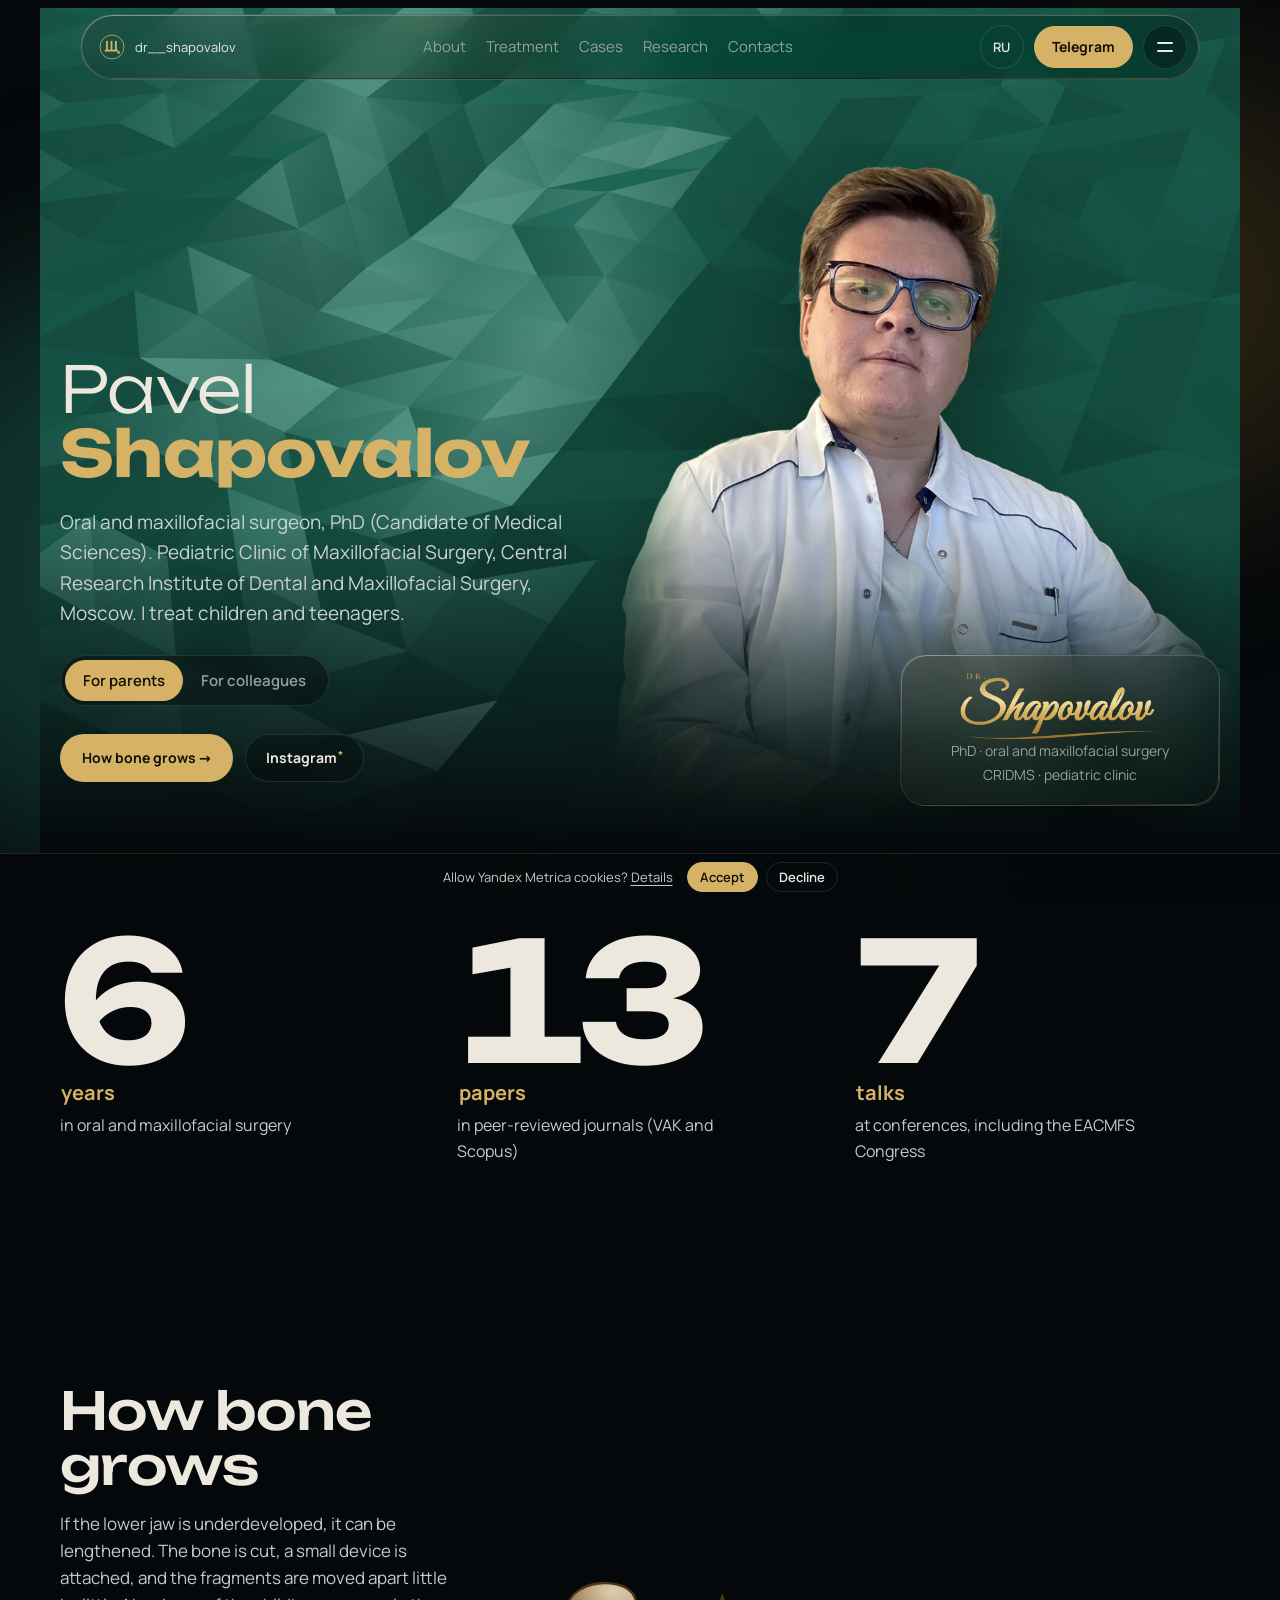
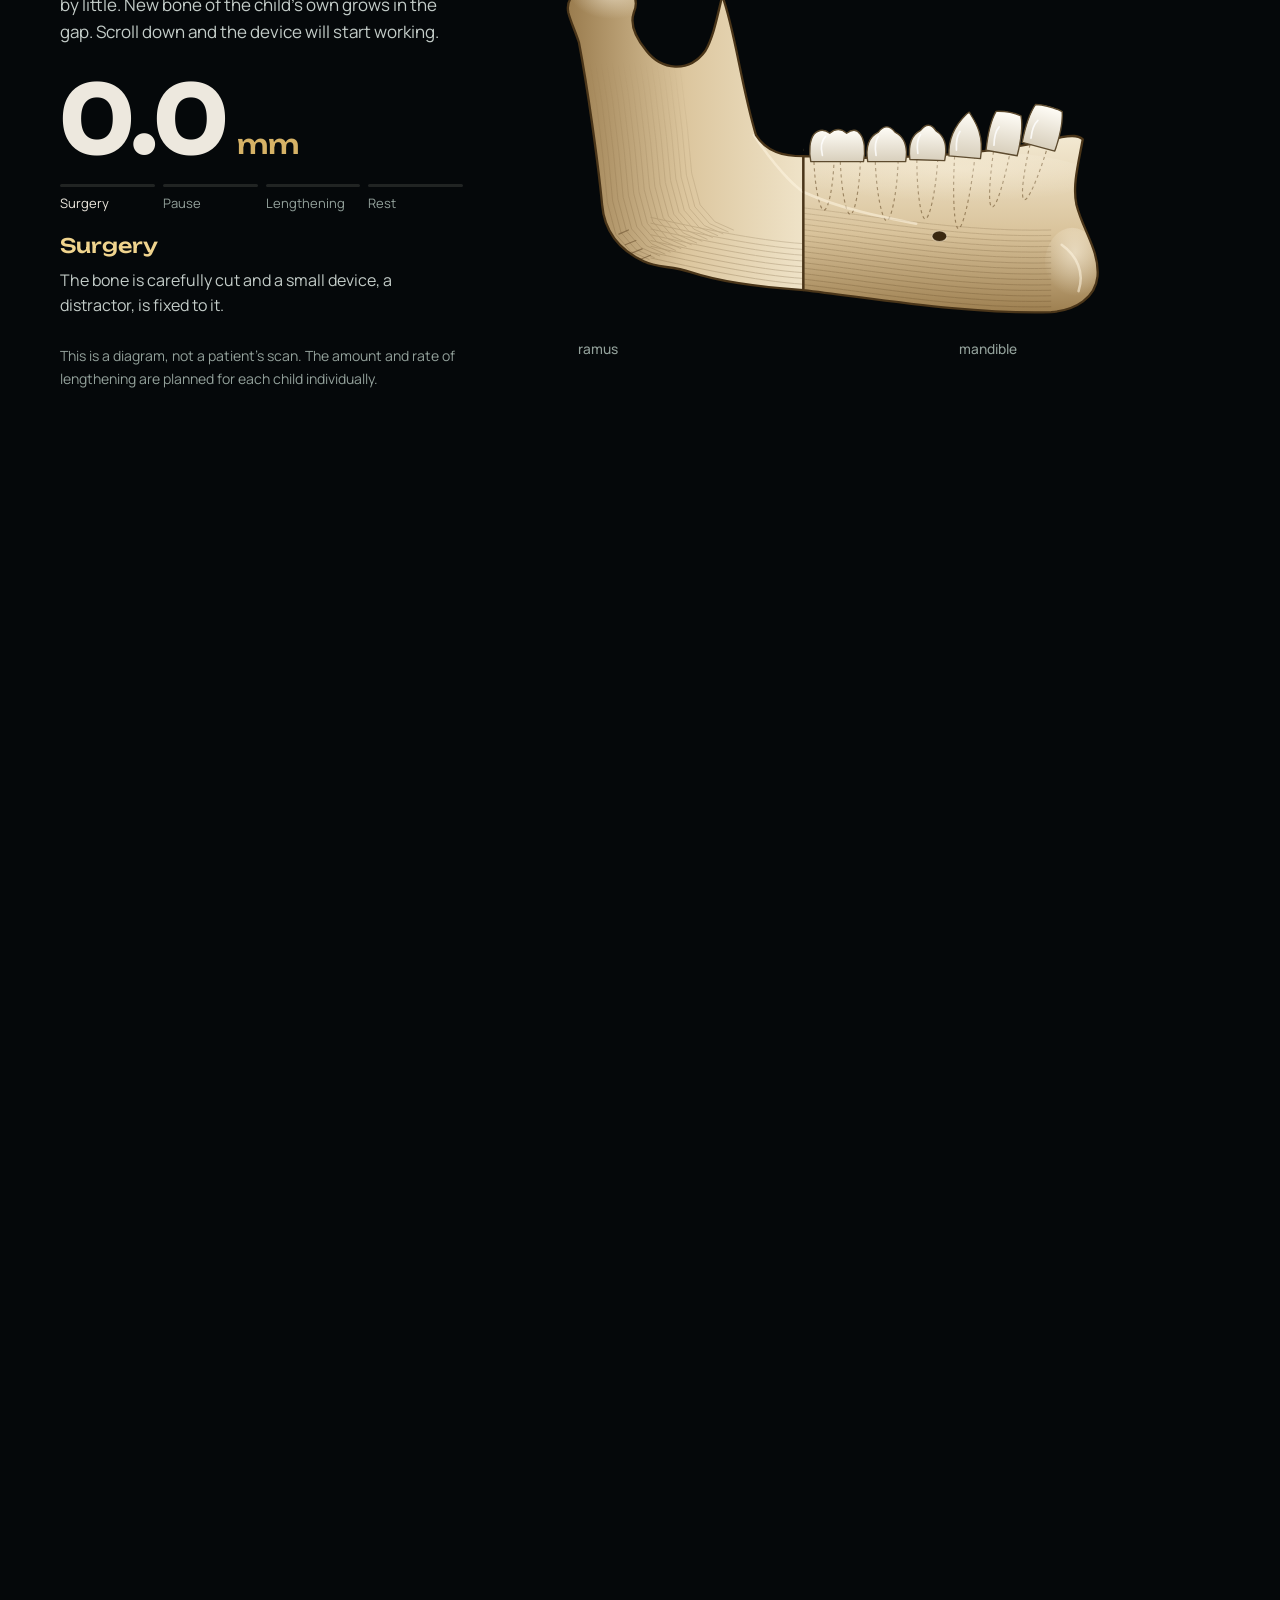
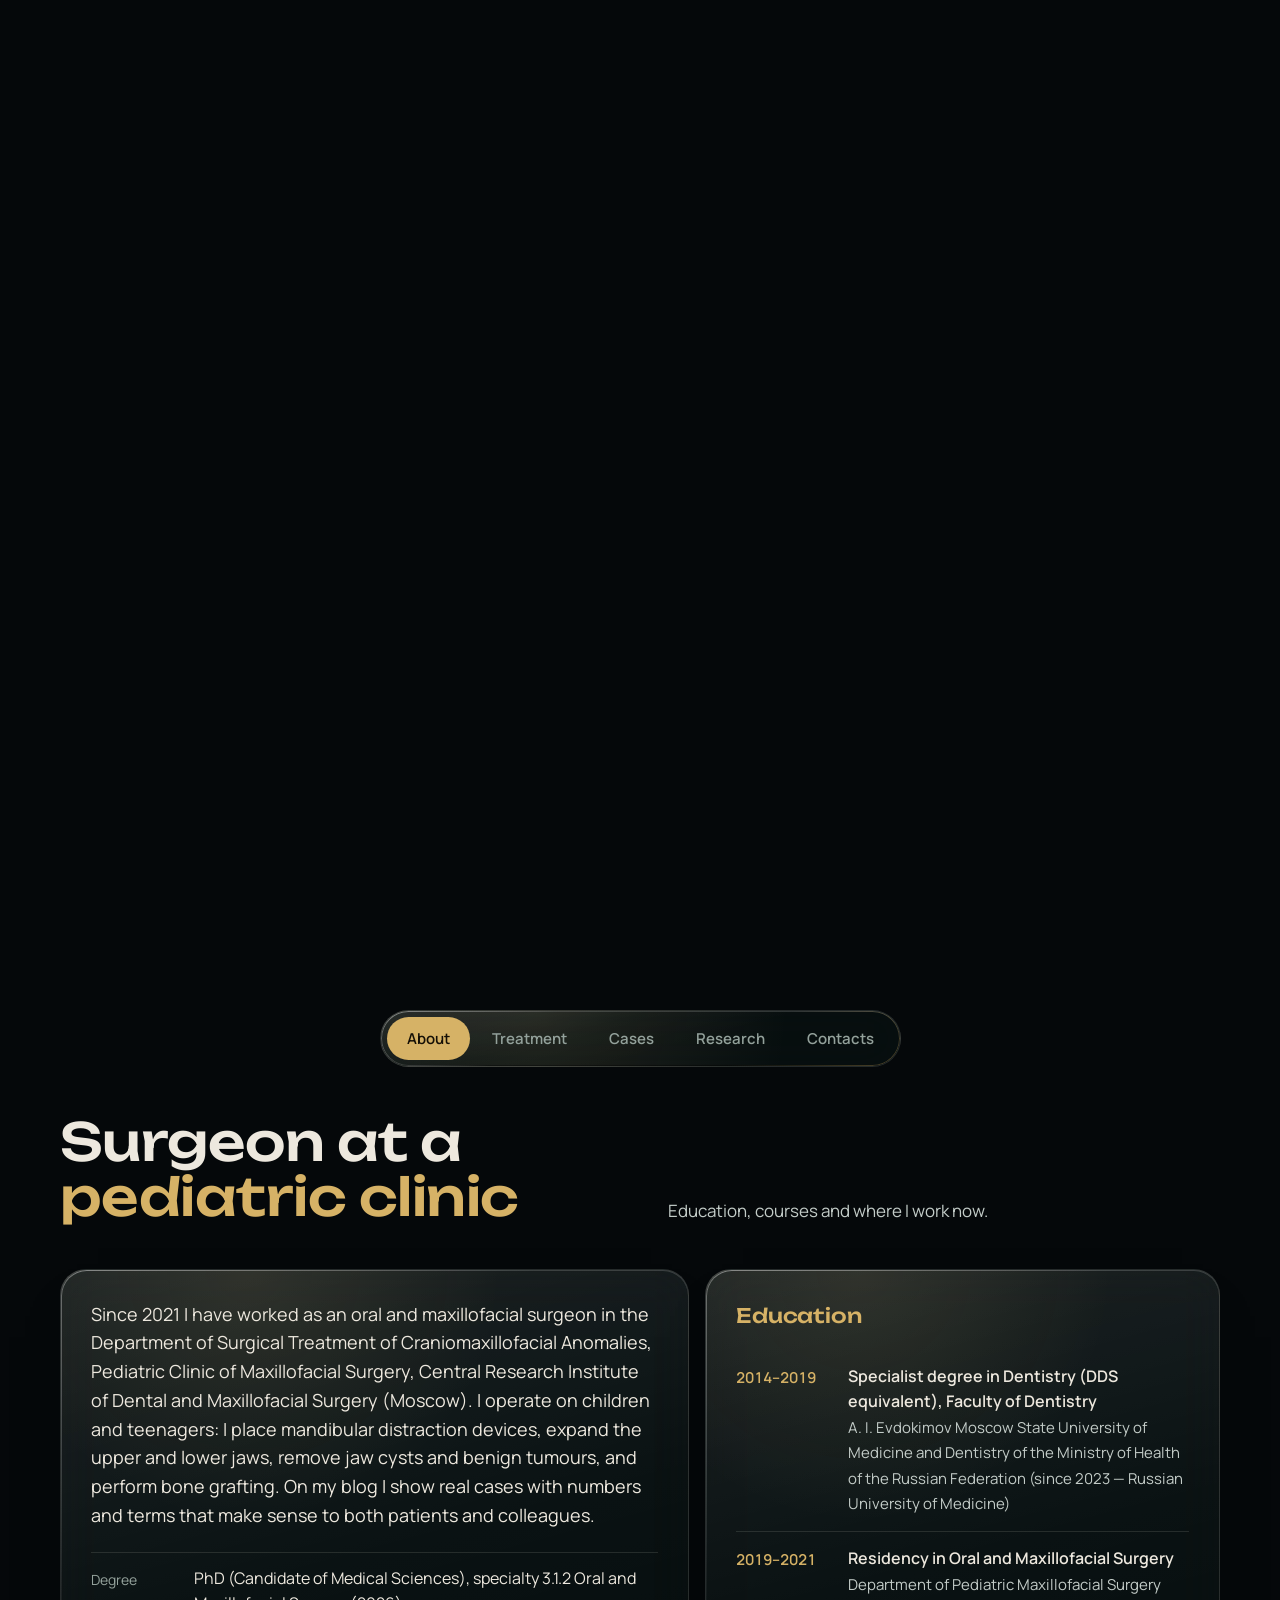
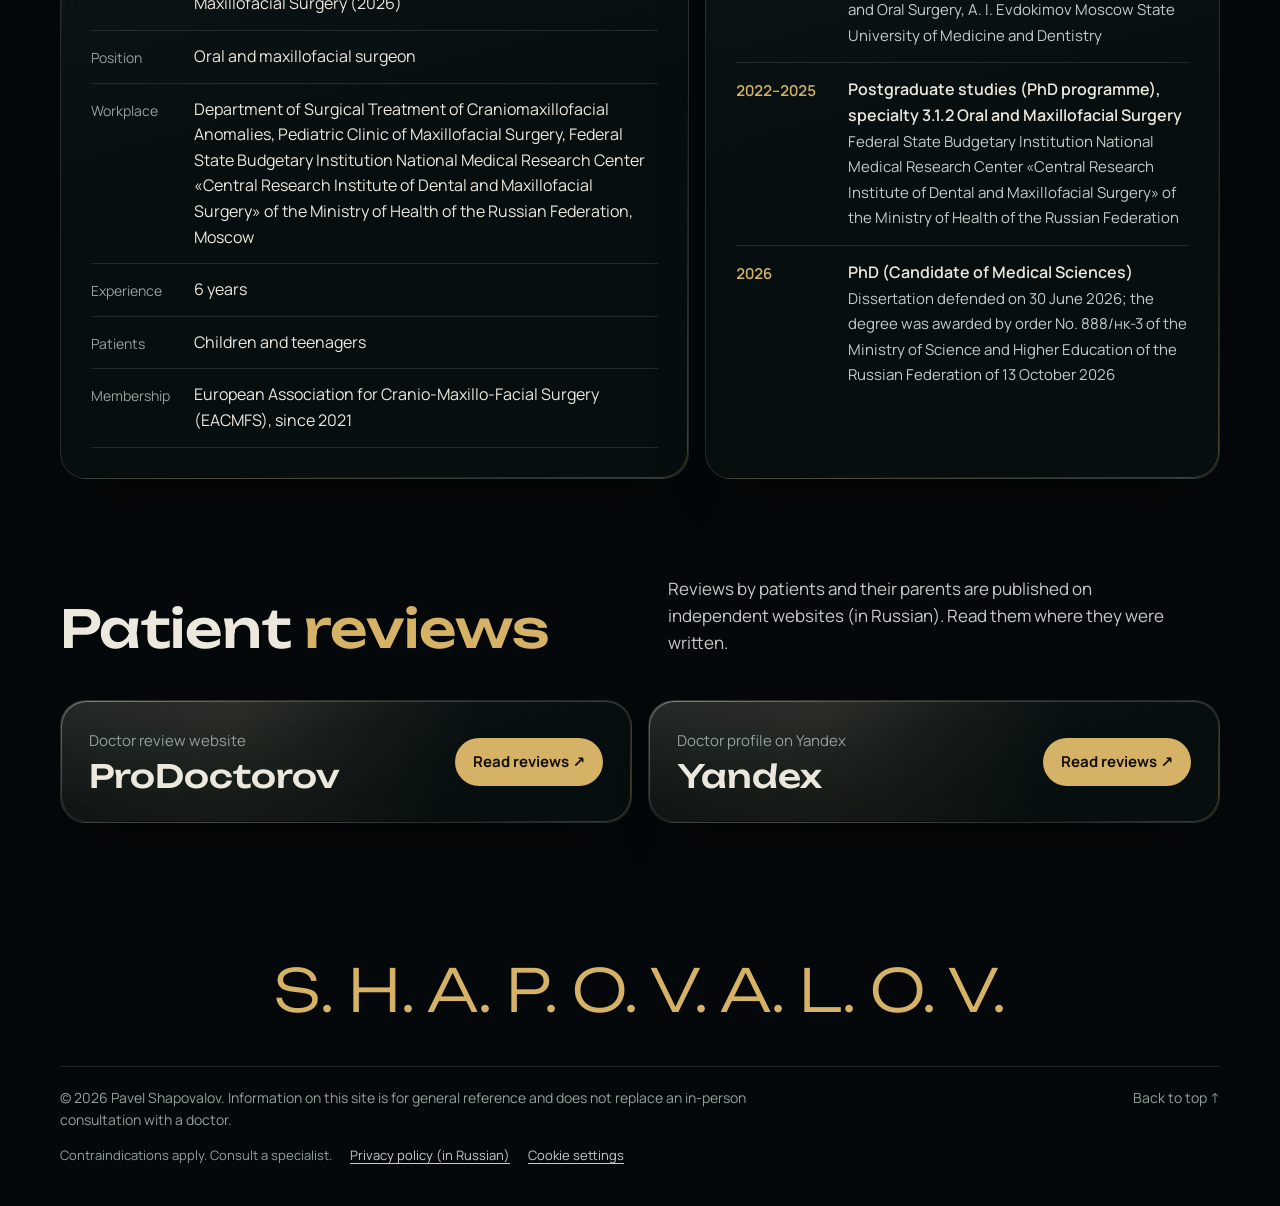
<file: en/index.html>
<!doctype html>
<html lang="en">
<head>
<meta charset="utf-8">
<meta name="viewport" content="width=device-width, initial-scale=1, viewport-fit=cover">
<meta http-equiv="Content-Security-Policy" content="default-src 'self'; base-uri 'none'; object-src 'none'; form-action 'none'; style-src 'self' 'unsafe-inline' https://fonts.googleapis.com; font-src 'self' https://fonts.gstatic.com; upgrade-insecure-requests; script-src 'self'  https://mc.yandex.ru https://mc.yandex.com https://yastatic.net; img-src 'self' data: blob: https://mc.yandex.ru https://mc.yandex.com; connect-src 'self' https://mc.yandex.ru https://mc.yandex.com; frame-src https://yandex.ru blob: https://mc.yandex.ru https://mc.yandex.com; child-src blob: https://mc.yandex.ru https://mc.yandex.com">
<meta name="referrer" content="strict-origin-when-cross-origin">
<link rel="canonical" href="https://drshapovalov.ru/en/">
<link rel="alternate" hreflang="ru" href="https://drshapovalov.ru/">
<link rel="alternate" hreflang="en" href="https://drshapovalov.ru/en/">
<link rel="alternate" hreflang="x-default" href="https://drshapovalov.ru/">
<meta property="og:type" content="website">
<meta property="og:locale" content="en_US">
<meta property="og:site_name" content="Dr. Shapovalov">
<meta property="og:title" content="Pavel Shapovalov — pediatric maxillofacial surgeon, Moscow">
<meta property="og:description" content="Pavel Shapovalov, MD, PhD, pediatric oral and maxillofacial surgeon in Moscow: mandibular distraction osteogenesis, clinical cases, research.">
<meta property="og:url" content="https://drshapovalov.ru/en/">
<meta property="og:image" content="https://drshapovalov.ru/img/og-cover.jpg">
<meta property="og:image:width" content="1200">
<meta property="og:image:height" content="630">
<meta name="twitter:card" content="summary_large_image">
<meta name="theme-color" content="#05080a">
<link rel="icon" href="/favicon.ico" sizes="48x48">
<link rel="icon" href="/favicon.svg" type="image/svg+xml">
<link rel="apple-touch-icon" href="/apple-touch-icon.png">
<meta name="yandex-verification" content="7bd5bbc6ed6ea4f4">
<meta name="google-site-verification" content="VwSnJcJLyzA6f2kcEjWkf8xvmopvSX1PFDmwRdQkYRI">
<script type="application/ld+json">{"@context": "https://schema.org", "@graph": [{"@type": "WebSite", "@id": "https://drshapovalov.ru/#site", "url": "https://drshapovalov.ru/", "name": "Шаповалов Павел Игоревич — официальный сайт", "inLanguage": ["ru", "en"], "about": {"@id": "https://drshapovalov.ru/#person"}}, {"@type": "Person", "@id": "https://drshapovalov.ru/#person", "name": "Павел Игоревич Шаповалов", "alternateName": ["Шаповалов Павел Игоревич", "Шаповалов Павел", "Шаповалов П. И.", "Pavel Shapovalov", "Dr. Shapovalov", "Доктор Шаповалов"], "givenName": "Павел", "additionalName": "Игоревич", "familyName": "Шаповалов", "url": "https://drshapovalov.ru/", "image": "https://drshapovalov.ru/img/og-cover.jpg", "jobTitle": "Детский челюстно-лицевой хирург", "honorificSuffix": "к.м.н.", "description": "Детский челюстно-лицевой хирург, к.м.н., ЦНИИСиЧЛХ, Москва. Дистракционный остеогенез нижней челюсти, сужение челюстей, кисты, костная пластика. Клинические случаи и статьи.", "worksFor": {"@type": "MedicalOrganization", "name": "ФГБУ НМИЦ «ЦНИИСиЧЛХ» Минздрава России"}, "sameAs": ["https://www.instagram.com/dr__shapovalov/", "https://t.me/SHAPOVALOV_DR", "https://x.com/dr_shapovalov", "https://orcid.org/0000-0002-1929-717X", "https://www.webofscience.com/wos/author/record/RJT-7657-2026", "https://istina.msu.ru/profile/shapovalov_pi/"], "knowsAbout": ["Дистракционный остеогенез нижней челюсти", "Сужение нижней челюсти", "Сужение верхней челюсти", "Кисты челюстей", "Доброкачественные новообразования челюстей", "Костная пластика верхней и нижней челюсти"]}, {"@type": "Physician", "@id": "https://drshapovalov.ru/#physician", "name": "Павел Игоревич Шаповалов", "url": "https://drshapovalov.ru/", "image": "https://drshapovalov.ru/img/og-cover.jpg", "description": "Детский челюстно-лицевой хирург, к.м.н., ЦНИИСиЧЛХ, Москва. Дистракционный остеогенез нижней челюсти, сужение челюстей, кисты, костная пластика. Клинические случаи и статьи.", "address": {"@type": "PostalAddress", "streetAddress": "ул. Тимура Фрунзе, д. 16, стр. 5", "addressLocality": "Москва", "addressCountry": "RU"}, "parentOrganization": {"@type": "MedicalOrganization", "name": "ФГБУ НМИЦ «ЦНИИСиЧЛХ» Минздрава России"}, "sameAs": ["https://www.instagram.com/dr__shapovalov/", "https://t.me/SHAPOVALOV_DR", "https://x.com/dr_shapovalov", "https://orcid.org/0000-0002-1929-717X", "https://www.webofscience.com/wos/author/record/RJT-7657-2026", "https://istina.msu.ru/profile/shapovalov_pi/"]}]}</script>
<title>Pavel Shapovalov — pediatric maxillofacial surgeon, Moscow</title>
<meta name="description" content="Pavel Shapovalov, MD, PhD, pediatric oral and maxillofacial surgeon in Moscow: mandibular distraction osteogenesis, clinical cases, research.">
<link rel="stylesheet" href="/fonts/fonts.css"><!-- Unbounded и Manrope (SIL OFL 1.1) лежат на сайте: посетители не обращаются к серверам Google -->
<link rel="stylesheet" href="/site-e8a05d006f.css">
</head>
<body>


<div class="ambient" aria-hidden="true"><i></i><i></i><i></i></div>

<nav class="nav glass" aria-label="Разделы">
  <a class="brand" href="#top" aria-label="Наверх">
    <svg viewBox="0 0 100 100" aria-hidden="true">
      <circle cx="50" cy="50" r="46" fill="none" stroke="currentColor" stroke-width="3"/>
      <g fill="none" stroke="currentColor" stroke-width="7" stroke-linecap="round"><path d="M31 29V62"/><path d="M48 29V62"/><path d="M65 29V62"/><path d="M25 64H71"/></g>
      <circle cx="76" cy="71" r="5" fill="currentColor"/>
    </svg>
    <span id="nav-handle">dr__shapovalov</span>
  </a>
  <div class="links">
    <a href="#about">Обо мне</a><a href="#directions">Направления</a><a href="#cases">Кейсы</a><a href="#science">Наука</a><a href="#contacts">Контакты</a>
  </div>
  <div class="nav-end">
    <a class="lang-sw" id="lang-sw" href="/en/" hreflang="en" lang="en" aria-label="English version">EN</a>
    <a class="pill" id="nav-tg" href="https://t.me/SHAPOVALOV_DR" target="_blank" rel="noopener">Telegram</a>
    <button class="burger" id="burger" type="button" aria-expanded="false" aria-controls="menu"><span></span><span></span><b class="sr">Меню</b></button>
  </div>
</nav>

<div class="menu" id="menu" role="dialog" aria-modal="true" aria-label="Меню" hidden>
  <div class="menu-aura" aria-hidden="true"><i></i><i></i><i></i></div>
  <nav class="menu-in" aria-label="Меню сайта">
    <a href="#about">Обо мне</a>
    <a href="#reviews">Отзывы</a>
    <a href="#distraction">Как растёт кость</a>
    <div class="menu-group"><a href="#directions">Лечение</a><ul class="menu-sub" id="menu-dirs"><li><a href="#directions"><span class="orb" aria-hidden="true"></span>Mandibular distraction osteogenesis</a></li><li><a href="#directions"><span class="orb" aria-hidden="true"></span>Narrow lower jaw</a></li><li><a href="#directions"><span class="orb" aria-hidden="true"></span>Narrow upper jaw</a></li><li><a href="#directions"><span class="orb" aria-hidden="true"></span>Jaw cysts</a></li><li><a href="#directions"><span class="orb" aria-hidden="true"></span>Benign jaw tumours</a></li><li><a href="#directions"><span class="orb" aria-hidden="true"></span>Bone grafting of the upper and lower jaw</a></li></ul></div>
    <a href="#cases">Кейсы</a>
    <a href="#science">Наука</a>
    <a href="#contacts">Контакты</a>
    <a class="menu-lang" id="menu-lang" href="/en/" hreflang="en" lang="en">English version</a>
  </nav>
  <div class="menu-foot" id="menu-foot"><a href="tel:+74992552722">+7 (499) 255-27-22</a><a href="tel:+79778820070">+7 977 882-00-70</a><a href="mailto:shapovalov_pi@cniis.ru">shapovalov_pi@cniis.ru</a><a href="https://t.me/SHAPOVALOV_DR" target="_blank" rel="noopener">SHAPOVALOV_DR</a></div>
</div>

<main class="wrap">
  <header class="hero has-fig" id="top">
    <div id="waves" aria-hidden="true"></div>
    <img class="hero-fig" id="h-figure" src="/img/hero-figure-2.webp" alt="Павел Шаповалов в кабинете" width="900" height="1002" fetchpriority="high" decoding="async">
    <div class="hero-in">
      <div>
        <h1 id="h-name"><span class="given">Павел Игоревич</span> <b>Шаповалов</b></h1>
        <p class="lede" id="h-lede">Oral and maxillofacial surgeon, PhD (Candidate of Medical Sciences). Pediatric Clinic of Maxillofacial Surgery, Central Research Institute of Dental and Maxillofacial Surgery, Moscow. I treat children and teenagers.</p>
        <div class="aud" id="aud" role="radiogroup" aria-label="Кому рассказать">
          <span class="aud-ink" id="aud-ink" aria-hidden="true"></span>
          <button type="button" role="radio" data-aud="parents" aria-checked="true">Родителям</button>
          <button type="button" role="radio" data-aud="colleagues" aria-checked="false">Коллегам</button>
        </div>
        <div class="actions">
          <a class="pill big" id="h-cta" href="#distraction">Как растёт кость →</a>
          <a class="ghost" id="h-ig" href="https://www.instagram.com/dr__shapovalov/" target="_blank" rel="noopener">Instagram</a>
        </div>
      </div>
      <aside class="card-id glass">
        <div class="portrait"><img id="h-portrait" src="/img/portrait.jpg" alt="Павел Шаповалов" width="560" height="560"></div>
        <div>
          <svg class="signature" id="sig" viewBox="0 0 640 213" role="img" aria-label="Dr. Shapovalov">
            <defs><mask id="sig-mask" maskUnits="userSpaceOnUse" x="0" y="0" width="640" height="213">
              <g fill="none" stroke="#fff" stroke-linecap="round" stroke-linejoin="round">
                <path stroke-width="30" d="M14 15 L84 15"/>
                <path stroke-width="42" d="M38 74 C10 95 0 135 30 155 C60 172 110 162 128 138 C146 114 120 95 100 78 C75 55 70 25 105 18 C135 12 160 25 152 45 C149 55 138 56 132 52"/>
                <path stroke-width="30" d="M208 46 C192 80 162 122 142 152"/>
                <path stroke-width="72" d="M150 96 L172 134 L194 96 L216 134 L238 96"/>
                <path stroke-width="28" d="M246 118 C240 150 236 172 232 192"/>
                <path stroke-width="72" d="M250 96 L272 134 L294 96 L316 134 L338 96 L360 134 L382 96 L404 134 L426 96 L448 134 L470 96 L492 134"/>
                <path stroke-width="28" d="M526 46 C518 80 510 112 504 146"/>
                <path stroke-width="72" d="M500 96 L522 134 L544 96 L566 134 L588 96 L610 134"/>
                <path stroke-width="16" d="M16 203 C200 196 420 188 628 186"/>
              </g></mask></defs>
            <image href="/img/signature-gold.png" width="640" height="213"/>
          </svg>
          <p class="id-meta" id="h-card">PhD · oral and maxillofacial surgery<br>CRIDMS · pediatric clinic</p>
        </div>
      </aside>
    </div>
  </header>

  <div class="readings" id="readings"><div class="reading reveal"><div class="val"><span class="count" data-to="6">6</span><small>years</small></div><p class="lbl">in oral and maxillofacial surgery</p></div>
      <div class="reading reveal"><div class="val"><span class="count" data-to="13">13</span><small>papers</small></div><p class="lbl">in peer-reviewed journals (VAK and Scopus)</p></div>
      <div class="reading reveal"><div class="val"><span class="count" data-to="7">7</span><small>talks</small></div><p class="lbl">at conferences, including the EACMFS Congress</p></div></div>

  <section class="dx" id="distraction" aria-labelledby="dx-h" data-offset="0">
    <div class="dx-pin">
      <div class="dx-head"><h2 id="dx-h">How bone grows</h2><p id="dx-intro">If the lower jaw is underdeveloped, it can be lengthened. The bone is cut, a small device is attached, and the fragments are moved apart little by little. New bone of the child’s own grows in the gap. Scroll down and the device will start working.</p></div>
      <figure class="dx-fig">
        <svg class="dx-svg" viewBox="60 28 680 382" role="img" aria-labelledby="dx-t">
          <title id="dx-t">Схема: дистракция нижней челюсти. Задний фрагмент неподвижен, передний отходит вперёд, в щели формируется новая кость.</title>
          <defs>
            <linearGradient id="jb" x1="0" y1="0" x2="0" y2="1" gradientUnits="objectBoundingBox"><stop offset="0" stop-color="#f3e9d2"/><stop offset=".55" stop-color="#d9c39b"/><stop offset="1" stop-color="#9d7f50"/></linearGradient>
            <linearGradient id="jr" x1="0" y1="0" x2="1" y2="0"><stop offset="0" stop-color="#9a7c4e"/><stop offset=".5" stop-color="#dcc69e"/><stop offset="1" stop-color="#efe3c8"/></linearGradient>
            <radialGradient id="jlight" cx=".55" cy=".35" r=".6"><stop offset="0" stop-color="#fff8e8" stop-opacity=".55"/><stop offset="1" stop-color="#fff8e8" stop-opacity="0"/></radialGradient>
            <linearGradient id="jen" x1="0" y1="0" x2="0" y2="1"><stop offset="0" stop-color="#fffdf7"/><stop offset="1" stop-color="#d8cfbc"/></linearGradient>
            <linearGradient id="jsteel" x1="0" y1="0" x2="0" y2="1"><stop offset="0" stop-color="#f1f5f6"/><stop offset=".5" stop-color="#aab6ba"/><stop offset="1" stop-color="#6d797d"/></linearGradient>
            <linearGradient id="jfade" x1="0" y1="0" x2="0" y2="1"><stop offset=".25" stop-color="#000"/><stop offset="1" stop-color="#fff"/></linearGradient>
            <mask id="jmask" maskUnits="userSpaceOnUse" x="60" y="28" width="760" height="382"><rect x="60" y="28" width="760" height="382" fill="url(#jfade)"/></mask>
            <pattern id="dx-hatch" width="9" height="12" patternUnits="userSpaceOnUse"><rect width="9" height="12" fill="#0e3b30"/><path d="M2 0 C4 3 0 9 2 12 M6.5 0 C8.5 3 4.5 9 6.5 12" stroke="#4fc39b" stroke-width="1.1" fill="none" opacity=".85"/></pattern>
            <clipPath id="jcp"><path d="M122 80 C118 62 140 50 162 52 C182 54 190 66 184 80 C180 92 186 104 196 116 C210 134 236 138 252 116 C260 102 263 84 268 64 C280 96 286 150 300 196 C310 212 326 216 345 216 L345 343 C300 340 262 334 238 326 C220 320 206 322 194 316 C168 304 156 286 154 262 C150 220 140 150 132 108 C128 96 124 88 122 80 Z"/></clipPath>
            <clipPath id="jca"><path d="M345 216 C420 220 520 216 590 198 C600 196 606 196 610 200 C606 222 600 244 604 262 C610 286 626 306 624 330 C622 350 604 362 580 364 C500 366 420 352 345 343 Z"/></clipPath>
          </defs>
          <g class="jaw">
            <g id="dx-post">
              <path d="M122 80 C118 62 140 50 162 52 C182 54 190 66 184 80 C180 92 186 104 196 116 C210 134 236 138 252 116 C260 102 263 84 268 64 C280 96 286 150 300 196 C310 212 326 216 345 216 L345 343 C300 340 262 334 238 326 C220 320 206 322 194 316 C168 304 156 286 154 262 C150 220 140 150 132 108 C128 96 124 88 122 80 Z" fill="url(#jr)"/>
              <g clip-path="url(#jcp)">
                <ellipse cx="160" cy="66" rx="34" ry="22" fill="url(#jlight)"/>
                <path d="M199.0 314.2 L181.0 306.2 L167.0 290.2 L159.0 260.2 L155.0 218.2 L149.0 168.2 L141.0 118.2 L135.0 94.2 M204.0 312.5 L186.0 304.5 L172.0 288.5 L164.0 258.5 L160.0 216.5 L154.0 166.5 L146.0 116.5 L140.0 92.5 M209.0 310.8 L191.0 302.8 L177.0 286.8 L169.0 256.8 L165.0 214.8 L159.0 164.8 L151.0 114.8 L145.0 90.8 M214.0 309.0 L196.0 301.0 L182.0 285.0 L174.0 255.0 L170.0 213.0 L164.0 163.0 L156.0 113.0 L150.0 89.0 M219.0 307.2 L201.0 299.2 L187.0 283.2 L179.0 253.2 L175.0 211.2 L169.0 161.2 L161.0 111.2 L155.0 87.2 M224.0 305.5 L206.0 297.5 L192.0 281.5 L184.0 251.5 L180.0 209.5 L174.0 159.5 L166.0 109.5 L160.0 85.5 M229.0 303.8 L211.0 295.8 L197.0 279.8 L189.0 249.8 L185.0 207.8 L179.0 157.8 L171.0 107.8 L165.0 83.8 M234.0 302.0 L216.0 294.0 L202.0 278.0 L194.0 248.0 L190.0 206.0 L184.0 156.0 L176.0 106.0 L170.0 82.0 M239.0 300.2 L221.0 292.2 L207.0 276.2 L199.0 246.2 L195.0 204.2 L189.0 154.2 L181.0 104.2 L175.0 80.2 M244.0 298.5 L226.0 290.5 L212.0 274.5 L204.0 244.5 L200.0 202.5 L194.0 152.5 L186.0 102.5 L180.0 78.5 M249.0 296.8 L231.0 288.8 L217.0 272.8 L209.0 242.8 L205.0 200.8 L199.0 150.8 L191.0 100.8 L185.0 76.8 M254.0 295.0 L236.0 287.0 L222.0 271.0 L214.0 241.0 L210.0 199.0 L204.0 149.0 L196.0 99.0 L190.0 75.0 M259.0 293.2 L241.0 285.2 L227.0 269.2 L219.0 239.2 L215.0 197.2 L209.0 147.2 L201.0 97.2 L195.0 73.2 M264.0 291.5 L246.0 283.5 L232.0 267.5 L224.0 237.5 L220.0 195.5 L214.0 145.5 L206.0 95.5 L200.0 71.5 M269.0 289.8 L251.0 281.8 L237.0 265.8 L229.0 235.8 L225.0 193.8 L219.0 143.8 L211.0 93.8 L205.0 69.8 M274.0 288.0 L256.0 280.0 L242.0 264.0 L234.0 234.0 L230.0 192.0 L224.0 142.0 L216.0 92.0 L210.0 68.0 M279.0 286.2 L261.0 278.2 L247.0 262.2 L239.0 232.2 L235.0 190.2 L229.0 140.2 L221.0 90.2 L215.0 66.2 M200 312.5 C240 321.5 300 334.5 345 337.5 M200 307.0 C240 316.0 300 329.0 345 332.0 M200 301.5 C240 310.5 300 323.5 345 326.5 M200 296.0 C240 305.0 300 318.0 345 321.0 M200 290.5 C240 299.5 300 312.5 345 315.5 M200 285.0 C240 294.0 300 307.0 345 310.0 M200 279.5 C240 288.5 300 301.5 345 304.5 M200 274.0 C240 283.0 300 296.0 345 299.0" class="hatch" mask="url(#jmask)"/>
                <path d="M176 300 l10 -4 M182 308 l10 -4 M190 314 l10 -4 M170 290 l9 -4" class="rough"/>
              </g>
              <path d="M298 196 C318 226 336 244 345 250" class="ridge"/>
              <path d="M122 80 C118 62 140 50 162 52 C182 54 190 66 184 80 C180 92 186 104 196 116 C210 134 236 138 252 116 C260 102 263 84 268 64 C280 96 286 150 300 196 C310 212 326 216 345 216 L345 343 C300 340 262 334 238 326 C220 320 206 322 194 316 C168 304 156 286 154 262 C150 220 140 150 132 108 C128 96 124 88 122 80 Z" class="outline"/>
            </g>
            <rect id="dx-gap" x="345" y="216" width="0" height="127" fill="url(#dx-hatch)"/>
            <rect id="dx-cons" x="345" y="216" width="0" height="127" fill="url(#jb)" opacity="0"/>
            <g id="dx-ant">
              <path d="M345 216 C420 220 520 216 590 198 C600 196 606 196 610 200 C606 222 600 244 604 262 C610 286 626 306 624 330 C622 350 604 362 580 364 C500 366 420 352 345 343 Z" fill="url(#jb)"/>
              <g clip-path="url(#jca)">
                <g class="root"><path transform="translate(352 221.2) rotate(0 25.0 0)" d="M3.0 0 C4.0 25.3 8.5 46.0 12.5 46.0 C16.5 46.0 21.0 25.3 22.0 0 M28.0 0 C29.0 27.5 33.5 50.0 37.5 50.0 C41.5 50.0 46.0 27.5 47.0 0"/><path transform="translate(406 221.2) rotate(0 18.0 0)" d="M7.2 0 C8.2 30.8 14.0 56.0 18.0 56.0 C22.0 56.0 27.8 30.8 28.8 0"/><path transform="translate(446 219.7) rotate(2 16.5 0)" d="M6.6 0 C7.6 30.8 12.5 56.0 16.5 56.0 C20.5 56.0 25.4 30.8 26.4 0"/><path transform="translate(483 217.0) rotate(5 15.0 0)" d="M5.4 0 C6.4 37.4 11.0 68.0 15.0 68.0 C19.0 68.0 23.6 37.4 24.6 0"/><path transform="translate(518 213.0) rotate(10 15.0 0)" d="M7.2 0 C8.2 28.6 11.0 52.0 15.0 52.0 C19.0 52.0 21.8 28.6 22.8 0"/><path transform="translate(552 207.0) rotate(15 16.0 0)" d="M7.7 0 C8.7 28.6 12.0 52.0 16.0 52.0 C20.0 52.0 23.3 28.6 24.3 0"/></g>
                <ellipse cx="600" cy="318" rx="26" ry="34" fill="url(#jlight)"/>
                <ellipse cx="480" cy="236" rx="140" ry="26" fill="url(#jlight)" opacity=".6"/>
                <path d="M580.0 358.8 L576.0 358.9 L572.0 358.9 L568.0 359.0 L564.0 359.0 L560.0 359.0 L556.0 358.9 L552.0 358.9 L548.0 358.8 L544.0 358.7 L540.0 358.6 L536.0 358.4 L532.0 358.2 L528.1 358.1 L524.1 357.9 L520.1 357.6 L516.1 357.4 L512.1 357.1 L508.1 356.8 L504.2 356.6 L500.2 356.2 L496.2 355.9 L492.2 355.6 L488.3 355.2 L484.3 354.9 L480.4 354.5 L476.4 354.1 L472.5 353.7 L468.5 353.3 L464.6 352.9 L460.6 352.4 L456.7 352.0 L452.8 351.5 L448.8 351.1 L444.9 350.6 L441.0 350.1 L437.1 349.7 L433.2 349.2 L429.3 348.7 L425.4 348.2 L421.5 347.7 L417.6 347.2 L413.7 346.7 L409.8 346.2 L406.0 345.7 L402.1 345.2 L398.3 344.6 L394.4 344.1 L390.6 343.6 L386.7 343.1 L382.9 342.6 L379.1 342.1 L375.3 341.6 L371.4 341.1 L367.6 340.6 L363.9 340.1 L360.1 339.7 L356.3 339.2 L352.5 338.7 L348.8 338.3 L345.0 337.8 M580.0 353.6 L576.0 353.7 L572.0 353.7 L568.0 353.8 L564.0 353.8 L560.0 353.8 L556.0 353.7 L552.0 353.7 L548.0 353.6 L544.0 353.5 L540.0 353.4 L536.0 353.2 L532.0 353.0 L528.1 352.9 L524.1 352.7 L520.1 352.4 L516.1 352.2 L512.1 351.9 L508.1 351.6 L504.2 351.4 L500.2 351.0 L496.2 350.7 L492.2 350.4 L488.3 350.0 L484.3 349.7 L480.4 349.3 L476.4 348.9 L472.5 348.5 L468.5 348.1 L464.6 347.7 L460.6 347.2 L456.7 346.8 L452.8 346.3 L448.8 345.9 L444.9 345.4 L441.0 344.9 L437.1 344.5 L433.2 344.0 L429.3 343.5 L425.4 343.0 L421.5 342.5 L417.6 342.0 L413.7 341.5 L409.8 341.0 L406.0 340.5 L402.1 340.0 L398.3 339.4 L394.4 338.9 L390.6 338.4 L386.7 337.9 L382.9 337.4 L379.1 336.9 L375.3 336.4 L371.4 335.9 L367.6 335.4 L363.9 334.9 L360.1 334.5 L356.3 334.0 L352.5 333.5 L348.8 333.1 L345.0 332.6 M580.0 348.4 L576.0 348.5 L572.0 348.5 L568.0 348.6 L564.0 348.6 L560.0 348.6 L556.0 348.5 L552.0 348.5 L548.0 348.4 L544.0 348.3 L540.0 348.2 L536.0 348.0 L532.0 347.8 L528.1 347.7 L524.1 347.5 L520.1 347.2 L516.1 347.0 L512.1 346.7 L508.1 346.4 L504.2 346.2 L500.2 345.8 L496.2 345.5 L492.2 345.2 L488.3 344.8 L484.3 344.5 L480.4 344.1 L476.4 343.7 L472.5 343.3 L468.5 342.9 L464.6 342.5 L460.6 342.0 L456.7 341.6 L452.8 341.1 L448.8 340.7 L444.9 340.2 L441.0 339.7 L437.1 339.3 L433.2 338.8 L429.3 338.3 L425.4 337.8 L421.5 337.3 L417.6 336.8 L413.7 336.3 L409.8 335.8 L406.0 335.3 L402.1 334.8 L398.3 334.2 L394.4 333.7 L390.6 333.2 L386.7 332.7 L382.9 332.2 L379.1 331.7 L375.3 331.2 L371.4 330.7 L367.6 330.2 L363.9 329.7 L360.1 329.3 L356.3 328.8 L352.5 328.3 L348.8 327.9 L345.0 327.4 M580.0 343.2 L576.0 343.3 L572.0 343.3 L568.0 343.4 L564.0 343.4 L560.0 343.4 L556.0 343.3 L552.0 343.3 L548.0 343.2 L544.0 343.1 L540.0 343.0 L536.0 342.8 L532.0 342.6 L528.1 342.5 L524.1 342.3 L520.1 342.0 L516.1 341.8 L512.1 341.5 L508.1 341.2 L504.2 341.0 L500.2 340.6 L496.2 340.3 L492.2 340.0 L488.3 339.6 L484.3 339.3 L480.4 338.9 L476.4 338.5 L472.5 338.1 L468.5 337.7 L464.6 337.3 L460.6 336.8 L456.7 336.4 L452.8 335.9 L448.8 335.5 L444.9 335.0 L441.0 334.5 L437.1 334.1 L433.2 333.6 L429.3 333.1 L425.4 332.6 L421.5 332.1 L417.6 331.6 L413.7 331.1 L409.8 330.6 L406.0 330.1 L402.1 329.6 L398.3 329.0 L394.4 328.5 L390.6 328.0 L386.7 327.5 L382.9 327.0 L379.1 326.5 L375.3 326.0 L371.4 325.5 L367.6 325.0 L363.9 324.5 L360.1 324.1 L356.3 323.6 L352.5 323.1 L348.8 322.7 L345.0 322.2 M580.0 338.0 L576.0 338.1 L572.0 338.1 L568.0 338.2 L564.0 338.2 L560.0 338.2 L556.0 338.1 L552.0 338.1 L548.0 338.0 L544.0 337.9 L540.0 337.8 L536.0 337.6 L532.0 337.4 L528.1 337.3 L524.1 337.1 L520.1 336.8 L516.1 336.6 L512.1 336.3 L508.1 336.0 L504.2 335.8 L500.2 335.4 L496.2 335.1 L492.2 334.8 L488.3 334.4 L484.3 334.1 L480.4 333.7 L476.4 333.3 L472.5 332.9 L468.5 332.5 L464.6 332.1 L460.6 331.6 L456.7 331.2 L452.8 330.7 L448.8 330.3 L444.9 329.8 L441.0 329.3 L437.1 328.9 L433.2 328.4 L429.3 327.9 L425.4 327.4 L421.5 326.9 L417.6 326.4 L413.7 325.9 L409.8 325.4 L406.0 324.9 L402.1 324.4 L398.3 323.8 L394.4 323.3 L390.6 322.8 L386.7 322.3 L382.9 321.8 L379.1 321.3 L375.3 320.8 L371.4 320.3 L367.6 319.8 L363.9 319.3 L360.1 318.9 L356.3 318.4 L352.5 317.9 L348.8 317.5 L345.0 317.0 M580.0 332.8 L576.0 332.9 L572.0 332.9 L568.0 333.0 L564.0 333.0 L560.0 333.0 L556.0 332.9 L552.0 332.9 L548.0 332.8 L544.0 332.7 L540.0 332.6 L536.0 332.4 L532.0 332.2 L528.1 332.1 L524.1 331.9 L520.1 331.6 L516.1 331.4 L512.1 331.1 L508.1 330.8 L504.2 330.6 L500.2 330.2 L496.2 329.9 L492.2 329.6 L488.3 329.2 L484.3 328.9 L480.4 328.5 L476.4 328.1 L472.5 327.7 L468.5 327.3 L464.6 326.9 L460.6 326.4 L456.7 326.0 L452.8 325.5 L448.8 325.1 L444.9 324.6 L441.0 324.1 L437.1 323.7 L433.2 323.2 L429.3 322.7 L425.4 322.2 L421.5 321.7 L417.6 321.2 L413.7 320.7 L409.8 320.2 L406.0 319.7 L402.1 319.2 L398.3 318.6 L394.4 318.1 L390.6 317.6 L386.7 317.1 L382.9 316.6 L379.1 316.1 L375.3 315.6 L371.4 315.1 L367.6 314.6 L363.9 314.1 L360.1 313.7 L356.3 313.2 L352.5 312.7 L348.8 312.3 L345.0 311.8 M580.0 327.6 L576.0 327.7 L572.0 327.7 L568.0 327.8 L564.0 327.8 L560.0 327.8 L556.0 327.7 L552.0 327.7 L548.0 327.6 L544.0 327.5 L540.0 327.4 L536.0 327.2 L532.0 327.0 L528.1 326.9 L524.1 326.7 L520.1 326.4 L516.1 326.2 L512.1 325.9 L508.1 325.6 L504.2 325.4 L500.2 325.0 L496.2 324.7 L492.2 324.4 L488.3 324.0 L484.3 323.7 L480.4 323.3 L476.4 322.9 L472.5 322.5 L468.5 322.1 L464.6 321.7 L460.6 321.2 L456.7 320.8 L452.8 320.3 L448.8 319.9 L444.9 319.4 L441.0 318.9 L437.1 318.5 L433.2 318.0 L429.3 317.5 L425.4 317.0 L421.5 316.5 L417.6 316.0 L413.7 315.5 L409.8 315.0 L406.0 314.5 L402.1 314.0 L398.3 313.4 L394.4 312.9 L390.6 312.4 L386.7 311.9 L382.9 311.4 L379.1 310.9 L375.3 310.4 L371.4 309.9 L367.6 309.4 L363.9 308.9 L360.1 308.5 L356.3 308.0 L352.5 307.5 L348.8 307.1 L345.0 306.6 M580.0 322.4 L576.0 322.5 L572.0 322.5 L568.0 322.6 L564.0 322.6 L560.0 322.6 L556.0 322.5 L552.0 322.5 L548.0 322.4 L544.0 322.3 L540.0 322.2 L536.0 322.0 L532.0 321.8 L528.1 321.7 L524.1 321.5 L520.1 321.2 L516.1 321.0 L512.1 320.7 L508.1 320.4 L504.2 320.2 L500.2 319.8 L496.2 319.5 L492.2 319.2 L488.3 318.8 L484.3 318.5 L480.4 318.1 L476.4 317.7 L472.5 317.3 L468.5 316.9 L464.6 316.5 L460.6 316.0 L456.7 315.6 L452.8 315.1 L448.8 314.7 L444.9 314.2 L441.0 313.7 L437.1 313.3 L433.2 312.8 L429.3 312.3 L425.4 311.8 L421.5 311.3 L417.6 310.8 L413.7 310.3 L409.8 309.8 L406.0 309.3 L402.1 308.8 L398.3 308.2 L394.4 307.7 L390.6 307.2 L386.7 306.7 L382.9 306.2 L379.1 305.7 L375.3 305.2 L371.4 304.7 L367.6 304.2 L363.9 303.7 L360.1 303.3 L356.3 302.8 L352.5 302.3 L348.8 301.9 L345.0 301.4 M580.0 317.2 L576.0 317.3 L572.0 317.3 L568.0 317.4 L564.0 317.4 L560.0 317.4 L556.0 317.3 L552.0 317.3 L548.0 317.2 L544.0 317.1 L540.0 317.0 L536.0 316.8 L532.0 316.6 L528.1 316.5 L524.1 316.3 L520.1 316.0 L516.1 315.8 L512.1 315.5 L508.1 315.2 L504.2 315.0 L500.2 314.6 L496.2 314.3 L492.2 314.0 L488.3 313.6 L484.3 313.3 L480.4 312.9 L476.4 312.5 L472.5 312.1 L468.5 311.7 L464.6 311.3 L460.6 310.8 L456.7 310.4 L452.8 309.9 L448.8 309.5 L444.9 309.0 L441.0 308.5 L437.1 308.1 L433.2 307.6 L429.3 307.1 L425.4 306.6 L421.5 306.1 L417.6 305.6 L413.7 305.1 L409.8 304.6 L406.0 304.1 L402.1 303.6 L398.3 303.0 L394.4 302.5 L390.6 302.0 L386.7 301.5 L382.9 301.0 L379.1 300.5 L375.3 300.0 L371.4 299.5 L367.6 299.0 L363.9 298.5 L360.1 298.1 L356.3 297.6 L352.5 297.1 L348.8 296.7 L345.0 296.2 M580.0 312.0 L576.0 312.1 L572.0 312.1 L568.0 312.2 L564.0 312.2 L560.0 312.2 L556.0 312.1 L552.0 312.1 L548.0 312.0 L544.0 311.9 L540.0 311.8 L536.0 311.6 L532.0 311.4 L528.1 311.3 L524.1 311.1 L520.1 310.8 L516.1 310.6 L512.1 310.3 L508.1 310.0 L504.2 309.8 L500.2 309.4 L496.2 309.1 L492.2 308.8 L488.3 308.4 L484.3 308.1 L480.4 307.7 L476.4 307.3 L472.5 306.9 L468.5 306.5 L464.6 306.1 L460.6 305.6 L456.7 305.2 L452.8 304.7 L448.8 304.3 L444.9 303.8 L441.0 303.3 L437.1 302.9 L433.2 302.4 L429.3 301.9 L425.4 301.4 L421.5 300.9 L417.6 300.4 L413.7 299.9 L409.8 299.4 L406.0 298.9 L402.1 298.4 L398.3 297.8 L394.4 297.3 L390.6 296.8 L386.7 296.3 L382.9 295.8 L379.1 295.3 L375.3 294.8 L371.4 294.3 L367.6 293.8 L363.9 293.3 L360.1 292.9 L356.3 292.4 L352.5 291.9 L348.8 291.5 L345.0 291.0 M580.0 306.8 L576.0 306.9 L572.0 306.9 L568.0 307.0 L564.0 307.0 L560.0 307.0 L556.0 306.9 L552.0 306.9 L548.0 306.8 L544.0 306.7 L540.0 306.6 L536.0 306.4 L532.0 306.2 L528.1 306.1 L524.1 305.9 L520.1 305.6 L516.1 305.4 L512.1 305.1 L508.1 304.8 L504.2 304.6 L500.2 304.2 L496.2 303.9 L492.2 303.6 L488.3 303.2 L484.3 302.9 L480.4 302.5 L476.4 302.1 L472.5 301.7 L468.5 301.3 L464.6 300.9 L460.6 300.4 L456.7 300.0 L452.8 299.5 L448.8 299.1 L444.9 298.6 L441.0 298.1 L437.1 297.7 L433.2 297.2 L429.3 296.7 L425.4 296.2 L421.5 295.7 L417.6 295.2 L413.7 294.7 L409.8 294.2 L406.0 293.7 L402.1 293.2 L398.3 292.6 L394.4 292.1 L390.6 291.6 L386.7 291.1 L382.9 290.6 L379.1 290.1 L375.3 289.6 L371.4 289.1 L367.6 288.6 L363.9 288.1 L360.1 287.7 L356.3 287.2 L352.5 286.7 L348.8 286.3 L345.0 285.8 M580.0 301.6 L576.0 301.7 L572.0 301.7 L568.0 301.8 L564.0 301.8 L560.0 301.8 L556.0 301.7 L552.0 301.7 L548.0 301.6 L544.0 301.5 L540.0 301.4 L536.0 301.2 L532.0 301.0 L528.1 300.9 L524.1 300.7 L520.1 300.4 L516.1 300.2 L512.1 299.9 L508.1 299.6 L504.2 299.4 L500.2 299.0 L496.2 298.7 L492.2 298.4 L488.3 298.0 L484.3 297.7 L480.4 297.3 L476.4 296.9 L472.5 296.5 L468.5 296.1 L464.6 295.7 L460.6 295.2 L456.7 294.8 L452.8 294.3 L448.8 293.9 L444.9 293.4 L441.0 292.9 L437.1 292.5 L433.2 292.0 L429.3 291.5 L425.4 291.0 L421.5 290.5 L417.6 290.0 L413.7 289.5 L409.8 289.0 L406.0 288.5 L402.1 288.0 L398.3 287.4 L394.4 286.9 L390.6 286.4 L386.7 285.9 L382.9 285.4 L379.1 284.9 L375.3 284.4 L371.4 283.9 L367.6 283.4 L363.9 282.9 L360.1 282.5 L356.3 282.0 L352.5 281.5 L348.8 281.1 L345.0 280.6 M580.0 296.4 L576.0 296.5 L572.0 296.5 L568.0 296.6 L564.0 296.6 L560.0 296.6 L556.0 296.5 L552.0 296.5 L548.0 296.4 L544.0 296.3 L540.0 296.2 L536.0 296.0 L532.0 295.8 L528.1 295.7 L524.1 295.5 L520.1 295.2 L516.1 295.0 L512.1 294.7 L508.1 294.4 L504.2 294.2 L500.2 293.8 L496.2 293.5 L492.2 293.2 L488.3 292.8 L484.3 292.5 L480.4 292.1 L476.4 291.7 L472.5 291.3 L468.5 290.9 L464.6 290.5 L460.6 290.0 L456.7 289.6 L452.8 289.1 L448.8 288.7 L444.9 288.2 L441.0 287.7 L437.1 287.3 L433.2 286.8 L429.3 286.3 L425.4 285.8 L421.5 285.3 L417.6 284.8 L413.7 284.3 L409.8 283.8 L406.0 283.3 L402.1 282.8 L398.3 282.2 L394.4 281.7 L390.6 281.2 L386.7 280.7 L382.9 280.2 L379.1 279.7 L375.3 279.2 L371.4 278.7 L367.6 278.2 L363.9 277.7 L360.1 277.3 L356.3 276.8 L352.5 276.3 L348.8 275.9 L345.0 275.4 M580.0 291.2 L576.0 291.3 L572.0 291.3 L568.0 291.4 L564.0 291.4 L560.0 291.4 L556.0 291.3 L552.0 291.3 L548.0 291.2 L544.0 291.1 L540.0 291.0 L536.0 290.8 L532.0 290.6 L528.1 290.5 L524.1 290.3 L520.1 290.0 L516.1 289.8 L512.1 289.5 L508.1 289.2 L504.2 289.0 L500.2 288.6 L496.2 288.3 L492.2 288.0 L488.3 287.6 L484.3 287.3 L480.4 286.9 L476.4 286.5 L472.5 286.1 L468.5 285.7 L464.6 285.3 L460.6 284.8 L456.7 284.4 L452.8 283.9 L448.8 283.5 L444.9 283.0 L441.0 282.5 L437.1 282.1 L433.2 281.6 L429.3 281.1 L425.4 280.6 L421.5 280.1 L417.6 279.6 L413.7 279.1 L409.8 278.6 L406.0 278.1 L402.1 277.6 L398.3 277.0 L394.4 276.5 L390.6 276.0 L386.7 275.5 L382.9 275.0 L379.1 274.5 L375.3 274.0 L371.4 273.5 L367.6 273.0 L363.9 272.5 L360.1 272.1 L356.3 271.6 L352.5 271.1 L348.8 270.7 L345.0 270.2 M580.0 286.0 L576.0 286.1 L572.0 286.1 L568.0 286.2 L564.0 286.2 L560.0 286.2 L556.0 286.1 L552.0 286.1 L548.0 286.0 L544.0 285.9 L540.0 285.8 L536.0 285.6 L532.0 285.4 L528.1 285.3 L524.1 285.1 L520.1 284.8 L516.1 284.6 L512.1 284.3 L508.1 284.0 L504.2 283.8 L500.2 283.4 L496.2 283.1 L492.2 282.8 L488.3 282.4 L484.3 282.1 L480.4 281.7 L476.4 281.3 L472.5 280.9 L468.5 280.5 L464.6 280.1 L460.6 279.6 L456.7 279.2 L452.8 278.7 L448.8 278.3 L444.9 277.8 L441.0 277.3 L437.1 276.9 L433.2 276.4 L429.3 275.9 L425.4 275.4 L421.5 274.9 L417.6 274.4 L413.7 273.9 L409.8 273.4 L406.0 272.9 L402.1 272.4 L398.3 271.8 L394.4 271.3 L390.6 270.8 L386.7 270.3 L382.9 269.8 L379.1 269.3 L375.3 268.8 L371.4 268.3 L367.6 267.8 L363.9 267.3 L360.1 266.9 L356.3 266.4 L352.5 265.9 L348.8 265.5 L345.0 265.0" class="hatch" mask="url(#jmask)"/>
              </g>
              <path d="M345 250 C380 266 420 274 452 280" class="ridge"/>
              <path d="M590 300 C604 310 612 326 606 344" class="ridge"/>
              <ellipse cx="474" cy="292" rx="7" ry="5" class="foramen"/>
              <path d="M345 216 C420 220 520 216 590 198 C600 196 606 196 610 200 C606 222 600 244 604 262 C610 286 626 306 624 330 C622 350 604 362 580 364 C500 366 420 352 345 343 Z" class="outline"/>
              <g class="teeth"><g transform="translate(352 221.2) rotate(0 25.0 0)"><path class="enamel" d="M0 0 C-2 -10 -1 -21 3 -26 Q10.0 -33 18.0 -27 Q26.0 -34 34.0 -27 Q42.0 -33 47.0 -26 C51.0 -21 52.0 -10 50 0 Z"/><path class="shine" d="M11.0 -6 C9.0 -14 10.0 -20 14.0 -24"/></g><g transform="translate(406 221.2) rotate(0 18.0 0)"><path class="enamel" d="M0 0 C-2 -12 0 -23 10.1 -28 Q18.0 -38 25.9 -28 C36.0 -23 38.0 -12 36 0 Z"/><path class="shine" d="M7.9 -6 C6.5 -14 7.2 -20 10.1 -24"/></g><g transform="translate(446 219.7) rotate(2 16.5 0)"><path class="enamel" d="M0 0 C-2 -12 0 -23 9.2 -28 Q16.5 -38 23.8 -28 C33.0 -23 35.0 -12 33 0 Z"/><path class="shine" d="M7.3 -6 C5.9 -14 6.6 -20 9.2 -24"/></g><g transform="translate(483 217.0) rotate(5 15.0 0)"><path class="enamel" d="M0 0 C-2 -14 2 -28 13.2 -41 L15.6 -43 C18.6 -38 32.0 -26 30 0 Z"/><path class="shine" d="M6.6 -6 C5.4 -14 6.0 -20 8.4 -24"/></g><g transform="translate(518 213.0) rotate(10 15.0 0)"><path class="enamel" d="M0 0 C-1 -14 0 -30 3 -38 C12.0 -40 18.0 -40 27.0 -38 C30.0 -30 31.0 -14 30 0 Z"/><path class="shine" d="M6.6 -6 C5.4 -14 6.0 -20 8.4 -24"/></g><g transform="translate(552 207.0) rotate(15 16.0 0)"><path class="enamel" d="M0 0 C-1 -14 0 -30 3 -38 C12.8 -40 19.2 -40 29.0 -38 C32.0 -30 33.0 -14 32 0 Z"/><path class="shine" d="M7.0 -6 C5.8 -14 6.4 -20 9.0 -24"/></g></g>
              <g id="dx-plate-a" opacity="0">
                <rect class="steel" x="312" y="276" width="64" height="11" rx="3"/>
                <path d="M324 276V287M332 276V287M340 276V287M348 276V287M356 276V287M364 276V287" stroke="#566266" stroke-width="1"/>
                <rect class="steel" x="366" y="263" width="48" height="37" rx="8"/>
                <circle class="screw" cx="378" cy="281.5" r="4.6"/><circle class="screw" cx="402" cy="281.5" r="4.6"/>
              </g>
            </g>
            <line id="dx-cut" x1="345" y1="210" x2="345" y2="210" stroke="#f0d48e" stroke-width="2" stroke-dasharray="5 5"/>
            <g id="dx-dev" opacity="0">
              <path d="M300 282 L112 330" stroke="url(#jsteel)" stroke-width="6" stroke-linecap="round"/>
              <g id="dx-knob"><circle class="steel" cx="100" cy="333" r="15"/><path d="M100 320V333" stroke="#a77e34" stroke-width="3" stroke-linecap="round"/></g>
              <rect class="steel" x="276" y="263" width="48" height="37" rx="8"/>
              <circle class="screw" cx="288" cy="281.5" r="4.6"/><circle class="screw" cx="312" cy="281.5" r="4.6"/>
              <rect class="steel" x="298" y="273" width="50" height="17" rx="4"/>
            </g>
          </g>
          <g id="dx-dim" opacity="0">
            <path class="dim" d="M345 366V388M345 377H357"/>
            <g id="dx-dim-r"><path class="dim" d="M345 366V388M345 377H333"/></g>
            <line id="dx-dim-l" class="dim" x1="345" y1="377" x2="345" y2="377"/>
            <text id="dx-dim-t" class="dim-t" x="345" y="404" text-anchor="middle">10.0 mm</text>
          </g>
          <text class="lbl-t" x="150" y="404" text-anchor="middle">ветвь</text>
          <text class="lbl-t" x="520" y="404" text-anchor="middle" id="dx-lbl-body">челюсть</text>
        </svg>
      </figure>
      <div class="dx-read">
        <div class="dx-mm"><span id="dx-mm">0,0</span><small>мм</small></div>
        <ol class="dx-steps" id="dx-steps"><li class=""><i><b style="--f: 1;"></b></i>Surgery</li><li><i><b style="--f: 1;"></b></i>Pause</li><li class="on"><i><b style="--f: 0.6666666666666667;"></b></i>Lengthening</li><li><i><b style="--f: 0;"></b></i>Rest</li></ol>
        <div class="dx-now" id="dx-now" aria-live="polite"><b>Lengthening</b><p>The device is turned a little each day, usually about a millimetre per day. The fragments move apart and new bone fills the gap.</p></div>
        <label class="dx-range" id="dx-range-wrap" hidden><span>Покрутите аппарат</span><input type="range" id="dx-range" min="0" max="1000" value="620"></label>
        <p class="dx-note" id="dx-note">This is a diagram, not a patient’s scan. The amount and rate of lengthening are planned for each child individually.</p>
      </div>
    </div>
  </section>

  <div class="tabbar-wrap" id="tabbar-wrap">
    <div class="tabbar glass" id="tabbar" role="tablist" aria-label="Разделы сайта">
      <span class="tab-ink" id="tab-ink" aria-hidden="true"></span>
      <button type="button" role="tab" id="tab-about" data-tab="about" aria-controls="about" aria-selected="true">Обо мне</button>
      <button type="button" role="tab" id="tab-directions" data-tab="directions" aria-controls="directions" aria-selected="false"><span class="t-long">Направления</span><span class="t-short">Лечение</span></button>
      <button type="button" role="tab" id="tab-cases" data-tab="cases" aria-controls="cases" aria-selected="false">Кейсы</button>
      <button type="button" role="tab" id="tab-science" data-tab="science" aria-controls="science" aria-selected="false">Наука</button>
      <button type="button" role="tab" id="tab-contacts" data-tab="contacts" aria-controls="contacts" aria-selected="false">Контакты</button>
    </div>
  </div>

  <div class="stage" id="stage">
    <section class="tabpanel" id="about" role="tabpanel" aria-labelledby="tab-about">
    <div class="head reveal">
      <div><h2 id="about-h">Surgeon at a <strong>pediatric clinic</strong></h2></div>
      <p>Образование, курсы и то, где я работаю сейчас.</p>
    </div>
    <div class="about-grid">
      <div class="panel glass reveal"><p class="intro-text" id="about-text">Since 2021 I have worked as an oral and maxillofacial surgeon in the Department of Surgical Treatment of Craniomaxillofacial Anomalies, Pediatric Clinic of Maxillofacial Surgery, Central Research Institute of Dental and Maxillofacial Surgery (Moscow). I operate on children and teenagers: I place mandibular distraction devices, expand the upper and lower jaws, remove jaw cysts and benign tumours, and perform bone grafting. On my blog I show real cases with numbers and terms that make sense to both patients and colleagues.</p><dl class="facts" id="about-facts"><dt>Degree</dt><dd>PhD (Candidate of Medical Sciences), specialty 3.1.2 Oral and Maxillofacial Surgery (2026)</dd><dt>Position</dt><dd>Oral and maxillofacial surgeon</dd><dt>Workplace</dt><dd>Department of Surgical Treatment of Craniomaxillofacial Anomalies, Pediatric Clinic of Maxillofacial Surgery, Federal State Budgetary Institution National Medical Research Center «Central Research Institute of Dental and Maxillofacial Surgery» of the Ministry of Health of the Russian Federation, Moscow</dd><dt>Experience</dt><dd>6 years</dd><dt>Patients</dt><dd>Children and teenagers</dd><dt>Membership</dt><dd>European Association for Cranio-Maxillo-Facial Surgery (EACMFS), since 2021</dd></dl></div>
      <div class="panel glass reveal"><h3>Образование</h3><ol class="timeline" id="edu"><li><span class="y">2014–2019</span><div><b>Specialist degree in Dentistry (DDS equivalent), Faculty of Dentistry</b><span>A. I. Evdokimov Moscow State University of Medicine and Dentistry of the Ministry of Health of the Russian Federation (since 2023 — Russian University of Medicine)</span></div></li>
      <li><span class="y">2019–2021</span><div><b>Residency in Oral and Maxillofacial Surgery</b><span>Department of Pediatric Maxillofacial Surgery and Oral Surgery, A. I. Evdokimov Moscow State University of Medicine and Dentistry</span></div></li>
      <li><span class="y">2022–2025</span><div><b>Postgraduate studies (PhD programme), specialty 3.1.2 Oral and Maxillofacial Surgery</b><span>Federal State Budgetary Institution National Medical Research Center «Central Research Institute of Dental and Maxillofacial Surgery» of the Ministry of Health of the Russian Federation</span></div></li>
      <li><span class="y">2026</span><div><b>PhD (Candidate of Medical Sciences)</b><span>Dissertation defended on 30 June 2026; the degree was awarded by order No. 888/нк-3 of the Ministry of Science and Higher Education of the Russian Federation of 13 October 2026</span></div></li></ol></div>
      <div class="panel glass courses reveal" id="courses-panel"><h3>Курсы и повышение квалификации</h3><div class="course-grid" id="courses"></div></div>
    </div>
    <div class="sub-block reviews" id="reviews">
      <div class="head reveal"><div><h2 id="rev-h">Patient <em>reviews</em></h2></div><p id="rev-text">Reviews by patients and their parents are published on independent websites (in Russian). Read them where they were written.</p></div>
      <div class="rev-list" id="rev-list"><a class="rev glass reveal" href="https://prodoctorov.ru/moskva/vrach/928950-shapovalov/" target="_blank" rel="noopener"><div><small>Doctor review website</small><b>ProDoctorov</b></div><span class="go">Read reviews ↗</span></a><a class="rev glass reveal" href="https://ya.ru/medicine/doctor/shapovalov_pavel_Z1NCEuO06GIwJ" target="_blank" rel="noopener"><div><small>Doctor profile on Yandex</small><b>Yandex</b></div><span class="go">Read reviews ↗</span></a></div>
    </div>
    </section>

    <section class="tabpanel" id="directions" role="tabpanel" aria-labelledby="tab-directions" hidden>
    <div class="head reveal">
      <div><h2>Чем я <em>занимаюсь</em></h2></div>
      <p>Термины подчёркнуты пунктиром. Нажмите на любой, чтобы прочитать короткое объяснение.</p>
    </div>
    <div class="dirs" id="dirs"><a class="dir glass reveal" href="/lechenie/distraktsionnyj-osteogenez/"><h3>Mandibular distraction osteogenesis</h3><p>Placement of distraction devices on an underdeveloped lower jaw: the bone is lengthened gradually, from the patient’s own tissue.</p><span class="go">About the method (in Russian) →</span></a><div class="dir glass reveal"><h3>Narrow lower jaw</h3><p>Mandibular expansion with symphyseal distractors.</p></div><div class="dir glass reveal"><h3>Narrow upper jaw</h3><p>Le Fort I and midpalatal osteotomy with expansion using Haas-type appliances.</p></div><div class="dir glass reveal"><h3>Jaw cysts</h3><p>Cystectomy and cystotomy.</p></div><a class="dir glass reveal" href="/kejsy/"><h3>Benign jaw tumours</h3><p>Removal of benign jaw lesions.</p><span class="go">Cases (in Russian) →</span></a><div class="dir glass reveal"><h3>Bone grafting of the upper and lower jaw</h3></div></div>
    </section>

    <section class="tabpanel" id="cases" role="tabpanel" aria-labelledby="tab-cases" hidden>
    <div class="head reveal">
      <div><h2>Результат <em>в цифрах</em></h2></div>
      <p>Полосы на графиках отложены в масштабе. Фото пациентов публикуются только с письменного согласия пациентов и их законных представителей.</p>
    </div>
    <div class="cases" id="case-list"><article class="case glass reveal" id="case-1">
        <div class="case-text"><div class="tags"><span class="tag">Microsomia</span><span class="tag">12 years old</span><span class="tag">before and at 6 months</span></div>
          <h3>Bilateral microsomia: mandibular lengthening</h3><ul><li>Bilateral involvement: mandibular hypoplasia on both sides and a deformity of the right ear</li><li>Complaints: malocclusion, difficulty eating, night-time snoring, appearance</li><li>Based on <button class="term" type="button" data-term="plan" aria-expanded="false" aria-describedby="tip">3D planning</button>, curvilinear Conmet <button class="term" type="button" data-term="kda" aria-expanded="false" aria-describedby="tip">distraction devices</button> with a 50° radius of curvature were chosen</li><li>Plan: 15 mm. Considering the patient’s age and growth spurt, <button class="term" type="button" data-term="hyper" aria-expanded="false" aria-describedby="tip">overcorrection</button> was performed: <strong><button class="term" type="button" data-term="regen" aria-expanded="false" aria-describedby="tip">regenerate</button> 21 mm on each side</strong></li></ul><a class="case-more" href="/kejsy/mikrosomiya-udlinenie-nizhnej-chelyusti/">Case details (in Russian) →</a></div>
        <div class="viz"><div class="big">21<small>mm</small></div><p class="cap">regenerate on each side</p>
          <div class="bars" role="img" aria-label="Initial gap 14 mm, Plan 15 mm, Regenerate 21 mm">
            <div class="bar"><span class="n">Initial gap</span><span class="rail"><span class="fill" style="--w:58.33%"></span></span><span class="v">14 mm</span></div><div class="bar"><span class="n">Plan</span><span class="rail"><span class="fill" style="--w:62.50%"></span></span><span class="v">15 mm</span></div><div class="bar"><span class="n">Regenerate</span><span class="rail"><span class="fill on" style="--w:87.50%"></span></span><span class="v">21 mm</span></div>
            <div class="scale"><span></span><span class="t"><span>0</span><span>6</span><span>12</span><span>18</span><span>24</span></span><span></span></div></div></div><div class="case-gal"><figure><button type="button" data-cimg="/img/cases/micro-face.webp" data-cap="Face before and after: frontal view and both profiles" data-alt="Patient, 12, with bilateral microsomia: frontal view, right and left profiles before and after treatment. Eyes covered." data-case="Bilateral microsomia: mandibular lengthening" aria-label="Открыть крупно: Face before and after: frontal view and both profiles"><img src="/img/cases/micro-face.webp" alt="Patient, 12, with bilateral microsomia: frontal view, right and left profiles before and after treatment. Eyes covered." loading="lazy"></button><figcaption>Face before and after: frontal view and both profiles</figcaption></figure><figure><button type="button" data-cimg="/img/cases/micro-bite.webp" data-cap="Occlusion before and after" data-alt="Occlusion before treatment and after, with braces." data-case="Bilateral microsomia: mandibular lengthening" aria-label="Открыть крупно: Occlusion before and after"><img src="/img/cases/micro-bite.webp" alt="Occlusion before treatment and after, with braces." loading="lazy"></button><figcaption>Occlusion before and after</figcaption></figure></div><p class="case-note">Published with written consent.</p></article><article class="case glass reveal" id="case-2">
        <div class="case-text"><div class="tags"><span class="tag">Distraction</span><span class="tag">17 years old</span><span class="tag">devices removed after 5 months</span></div>
          <h3>Distraction instead of orthognathic surgery</h3><ul><li>The patient was a candidate for <button class="term" type="button" data-term="ortho" aria-expanded="false" aria-describedby="tip">orthognathic surgery</button></li><li>Together with the orthodontist we chose bilateral mandibular <button class="term" type="button" data-term="dist" aria-expanded="false" aria-describedby="tip">distraction osteogenesis</button> with devices of 70° curvature radius</li><li>Plan: 11 mm on the right, 7 mm on the left. Under orthodontic control distraction was stopped early: <strong>7 mm regenerate on both sides</strong></li><li>After finishing orthodontic treatment, orthognathic surgery was <strong>not needed</strong></li></ul><a class="case-more" href="/kejsy/distrakciya-vmesto-ortognaticheskoj-operacii/">Case details (in Russian) →</a></div>
        <div class="viz"><div class="big">7.93 <span class="arr">→</span> 2<small>mm</small></div><p class="cap"><button class="term" type="button" data-term="overjet" aria-expanded="false" aria-describedby="tip">overjet</button> before and after treatment</p>
          <div class="bars" role="img" aria-label="Before 7.93 mm, After 2 mm">
            <div class="bar"><span class="n">Before</span><span class="rail"><span class="fill" style="--w:99.13%"></span></span><span class="v">7.93 mm</span></div><div class="bar"><span class="n">After</span><span class="rail"><span class="fill on" style="--w:25.00%"></span></span><span class="v">2 mm</span></div>
            <div class="scale"><span></span><span class="t"><span>0</span><span>2</span><span>4</span><span>6</span><span>8</span></span><span></span></div></div></div><div class="case-gal"><figure><button type="button" data-cimg="/img/cases/dist-face.webp" data-cap="Face before and after: frontal view and profile" data-alt="Patient, 17: frontal view and profile before and after treatment. Eyes covered." data-case="Distraction instead of orthognathic surgery" aria-label="Открыть крупно: Face before and after: frontal view and profile"><img src="/img/cases/dist-face.webp" alt="Patient, 17: frontal view and profile before and after treatment. Eyes covered." loading="lazy"></button><figcaption>Face before and after: frontal view and profile</figcaption></figure><figure><button type="button" data-cimg="/img/cases/dist-bite.webp" data-cap="Occlusion before and after" data-alt="Occlusion with braces before and after distraction." data-case="Distraction instead of orthognathic surgery" aria-label="Открыть крупно: Occlusion before and after"><img src="/img/cases/dist-bite.webp" alt="Occlusion with braces before and after distraction." loading="lazy"></button><figcaption>Occlusion before and after</figcaption></figure><figure><button type="button" data-cimg="/img/cases/dist-ct.webp" data-cap="CT before and after: overjet 7.93 → 2.0 mm" data-alt="3D CT and CT slices before and after: overjet 7.93 mm before treatment and 2.0 mm after." data-case="Distraction instead of orthognathic surgery" aria-label="Открыть крупно: CT before and after: overjet 7.93 → 2.0 mm"><img src="/img/cases/dist-ct.webp" alt="3D CT and CT slices before and after: overjet 7.93 mm before treatment and 2.0 mm after." loading="lazy"></button><figcaption>CT before and after: overjet 7.93 → 2.0 mm</figcaption></figure></div><p class="case-note">Published with written consent.</p></article><article class="case glass reveal" id="case-3">
        <div class="case-text"><div class="tags"><span class="tag">TMJ ankylosis</span><span class="tag">16 years old</span><span class="tag">before and at 6 months</span></div>
          <h3>Left TMJ ankylosis: distraction and coronoidectomy</h3><ul><li>Ankylosis of the left temporomandibular joint. Mouth opening before surgery: 2.5 cm</li><li>A second obstacle was a large coronoid process that extended under the zygomatic arch and hit it</li><li>In one operation: mandibular <button class="term" type="button" data-term="dist" aria-expanded="false" aria-describedby="tip">distraction osteogenesis</button> with a curvilinear Conmet R70 <button class="term" type="button" data-term="kda" aria-expanded="false" aria-describedby="tip">distraction device</button>, 20 mm of distraction, and coronoidectomy</li><li>Histology: ankylotic masses. After discharge: mouth-opening exercises with a lateral mouth gag</li><li>Mouth opening in surgery: 3.5 cm; <strong>at 6 months, at device removal: still 3.5 cm</strong></li></ul><a class="case-more" href="/kejsy/ankiloz-vnchs-u-podrostka/">Case details (in Russian) →</a></div>
        <div class="viz"><div class="big">2.5 <span class="arr">→</span> 3.5<small>cm</small></div><p class="cap">mouth opening before surgery and at 6 months</p>
          <div class="bars" role="img" aria-label="Before 2.5 cm, Surgery 3.5 cm, 6 months 3.5 cm">
            <div class="bar"><span class="n">Before</span><span class="rail"><span class="fill" style="--w:62.50%"></span></span><span class="v">2.5 cm</span></div><div class="bar"><span class="n">Surgery</span><span class="rail"><span class="fill" style="--w:87.50%"></span></span><span class="v">3.5 cm</span></div><div class="bar"><span class="n">6 months</span><span class="rail"><span class="fill on" style="--w:87.50%"></span></span><span class="v">3.5 cm</span></div>
            <div class="scale"><span></span><span class="t"><span>0</span><span>1</span><span>2</span><span>3</span><span>4</span></span><span></span></div></div></div><div class="case-gal"><figure><button type="button" data-cimg="/img/cases/ankiloz-open-en.webp" data-cap="Mouth opening with a ruler: before surgery and at 6 months" data-alt="Patient, 16, opening the mouth next to a ruler: 2.5 cm before surgery, 3.5 cm at 6 months. Eyes covered." data-case="Left TMJ ankylosis: distraction and coronoidectomy" aria-label="Открыть крупно: Mouth opening with a ruler: before surgery and at 6 months"><img src="/img/cases/ankiloz-open-en.webp" alt="Patient, 16, opening the mouth next to a ruler: 2.5 cm before surgery, 3.5 cm at 6 months. Eyes covered." loading="lazy"></button><figcaption>Mouth opening with a ruler: before surgery and at 6 months</figcaption></figure><figure><button type="button" data-cimg="/img/cases/ankiloz-ct-en.webp" data-cap="3D CT before surgery and at 6 months. Red arrow: coronoid process" data-alt="3D CT of the skull, side and bottom views, before surgery and at 6 months; arrows on the pre-op scans point to the coronoid process." data-case="Left TMJ ankylosis: distraction and coronoidectomy" aria-label="Открыть крупно: 3D CT before surgery and at 6 months. Red arrow: coronoid process"><img src="/img/cases/ankiloz-ct-en.webp" alt="3D CT of the skull, side and bottom views, before surgery and at 6 months; arrows on the pre-op scans point to the coronoid process." loading="lazy"></button><figcaption>3D CT before surgery and at 6 months. Red arrow: coronoid process</figcaption></figure></div><p class="case-note">Published with written consent.</p></article><article class="case glass reveal" id="case-4">
        <div class="case-text"><div class="tags"><span class="tag">Odontoma</span><span class="tag">8 years old</span><span class="tag">before and 1 year later</span></div>
          <h3>Mandibular odontoma in an 8-year-old</h3><ul><li>Referred from Tambov with the diagnosis “Benign neoplasm of the left mandibular body. Odontoma? Cementoma?”</li><li><button class="term" type="button" data-term="klkt" aria-expanded="false" aria-describedby="tip">CBCT</button>: multiple irregular masses within the left mandibular body. The buccal, lingual and inferior cortical plates were intact; the bone bulged on the vestibular side</li><li>Surgery under combined endotracheal anaesthesia: the buccal cortical plate was raised as a lid with a piezosurgical approach, <strong>all masses — about 50 — were removed</strong>, the cavity was irrigated with dimethyl sulfoxide solution and closed primarily</li><li>Primary teeth over the lesion were extracted for access. The follow-up <button class="term" type="button" data-term="otpg" aria-expanded="false" aria-describedby="tip">OPG</button> showed <strong>the permanent tooth germs undamaged</strong> and the cortical plate preserved along its whole length</li><li>Histology: <strong>odontoma confirmed</strong></li></ul><a class="case-more" href="/kejsy/odontoma-nizhnej-chelyusti/">Case details (in Russian) →</a></div>
        <div class="viz solo"><div class="big">≈ 50<small>masses</small></div><p class="cap">removed in one operation, permanent tooth germs preserved</p>
          </div><div class="case-gal many"><figure><button type="button" data-cimg="/img/cases/odontoma-opg-en.webp" data-cap="OPG before surgery, right after and one year later" data-alt="Panoramic radiographs: before surgery, multiple dense masses in the left mandibular body; right after, an empty cavity; one year later." data-case="Mandibular odontoma in an 8-year-old" aria-label="Открыть крупно: OPG before surgery, right after and one year later"><img src="/img/cases/odontoma-opg-en.webp" alt="Panoramic radiographs: before surgery, multiple dense masses in the left mandibular body; right after, an empty cavity; one year later." loading="lazy"></button><figcaption>OPG before surgery, right after and one year later</figcaption></figure><figure><button type="button" data-cimg="/img/cases/odontoma-ct-en.webp" data-cap="CBCT before surgery: 3D reconstruction and axial slice" data-alt="Pre-operative CBCT: 3D reconstruction with bone bulging on the left, and an axial slice of the mandible with multiple masses inside it." data-case="Mandibular odontoma in an 8-year-old" aria-label="Открыть крупно: CBCT before surgery: 3D reconstruction and axial slice"><img src="/img/cases/odontoma-ct-en.webp" alt="Pre-operative CBCT: 3D reconstruction with bone bulging on the left, and an axial slice of the mandible with multiple masses inside it." loading="lazy"></button><figcaption>CBCT before surgery: 3D reconstruction and axial slice</figcaption></figure><figure><button type="button" class="sens" data-cimg="/img/cases/odontoma-removed-en.webp" data-cap="The removed masses on two gauze swabs, a 10 ml syringe for scale" data-alt="Operating-room photo: many small removed masses on two gauze swabs next to a 10 ml syringe." data-case="Mandibular odontoma in an 8-year-old" aria-label="Открыть крупно: The removed masses on two gauze swabs, a 10 ml syringe for scale"><img src="/img/cases/odontoma-removed-en.webp" alt="Operating-room photo: many small removed masses on two gauze swabs next to a 10 ml syringe." loading="lazy"><span class="sens-note">Operating-room photo. Tap to open</span></button><figcaption>The removed masses on two gauze swabs, a 10 ml syringe for scale</figcaption></figure><figure><button type="button" data-cimg="/img/cases/odontoma-3d-year-en.webp" data-cap="3D CT one year after surgery" data-alt="3D CT reconstruction of the mandible one year after surgery, left anterior view." data-case="Mandibular odontoma in an 8-year-old" aria-label="Открыть крупно: 3D CT one year after surgery"><img src="/img/cases/odontoma-3d-year-en.webp" alt="3D CT reconstruction of the mandible one year after surgery, left anterior view." loading="lazy"></button><figcaption>3D CT one year after surgery</figcaption></figure></div><p class="case-note">Published with written consent.</p></article><article class="case glass reveal" id="case-5">
        <div class="case-text"><div class="tags"><span class="tag">Odontogenic tumour</span><span class="tag">15 years old</span><span class="tag">before and 9 months later</span></div>
          <h3>Odontogenic ghost cell tumour: the jaw kept without resection</h3><ul><li>A lesion in the body and ramus of the left mandible was found by chance. The May 2025 biopsy was inconclusive: odontogenic fibroma and fibrous osteodysplasia</li><li><button class="term" type="button" data-term="rezekciya" aria-expanded="false" aria-describedby="tip">Resection</button> was proposed: remove a segment of the mandible and fix a load-bearing titanium plate</li><li>Surgery on 10 Nov 2025 — <strong><button class="term" type="button" data-term="ekskohleaciya" aria-expanded="false" aria-describedby="tip">enucleation and curettage</button></strong>: the pathological tissue was removed from inside the bone, <strong>the lower border and continuity of the mandible were preserved</strong>. Teeth 37 and 38 within the lesion were extracted</li><li>Histology: <strong>odontogenic ghost cell tumour</strong>, benign (ICD-O 9302/0)</li><li><button class="term" type="button" data-term="klkt" aria-expanded="false" aria-describedby="tip">CBCT</button> 9 months later, in August 2026: the swelling of the left mandible is gone</li></ul><a class="case-more" href="/kejsy/odontogennaya-opuhol-bez-rezekcii/">Case details (in Russian) →</a></div>
        <div class="viz solo"><div class="big">9<small>months</small></div><p class="cap">to the follow-up <button class="term" type="button" data-term="klkt" aria-expanded="false" aria-describedby="tip">CBCT</button>: no swelling, lower border and continuity of the mandible preserved</p>
          </div><div class="case-gal"><figure><button type="button" data-cimg="/img/cases/ghost-3d-en.webp" data-cap="3D CT before surgery and 9 months later: frontal and left views" data-alt="3D CT reconstructions of the skull, frontal and left: before surgery the left mandible bulges, 9 months later the swelling is gone." data-case="Odontogenic ghost cell tumour: the jaw kept without resection" aria-label="Открыть крупно: 3D CT before surgery and 9 months later: frontal and left views"><img src="/img/cases/ghost-3d-en.webp" alt="3D CT reconstructions of the skull, frontal and left: before surgery the left mandible bulges, 9 months later the swelling is gone." loading="lazy"></button><figcaption>3D CT before surgery and 9 months later: frontal and left views</figcaption></figure><figure><button type="button" data-cimg="/img/cases/ghost-mpr-en.webp" data-cap="Multiplanar slices before and 9 months later: coronal, axial, sagittal" data-alt="CT slices of the mandible before surgery and 9 months later in coronal, axial and sagittal planes." data-case="Odontogenic ghost cell tumour: the jaw kept without resection" aria-label="Открыть крупно: Multiplanar slices before and 9 months later: coronal, axial, sagittal"><img src="/img/cases/ghost-mpr-en.webp" alt="CT slices of the mandible before surgery and 9 months later in coronal, axial and sagittal planes." loading="lazy"></button><figcaption>Multiplanar slices before and 9 months later: coronal, axial, sagittal</figcaption></figure><figure><button type="button" data-cimg="/img/cases/ghost-histo-en.webp" data-cap="Histology after surgery, report excerpt of 13 Nov 2025 (translated)" data-alt="Histopathology excerpt: proliferation of odontogenic epithelium with ghost cells; conclusion — benign odontogenic ghost cell tumour." data-case="Odontogenic ghost cell tumour: the jaw kept without resection" aria-label="Открыть крупно: Histology after surgery, report excerpt of 13 Nov 2025 (translated)"><img src="/img/cases/ghost-histo-en.webp" alt="Histopathology excerpt: proliferation of odontogenic epithelium with ghost cells; conclusion — benign odontogenic ghost cell tumour." loading="lazy"></button><figcaption>Histology after surgery, report excerpt of 13 Nov 2025 (translated)</figcaption></figure></div><p class="case-note">Published with written consent.</p></article></div>
      <div class="sub-block" id="steps">
    <div class="steps-wrap">
      <div class="steps-intro reveal">
        <h2 id="steps-h">Placing a <em>distraction device</em></h2>
        <p id="steps-intro">Steps of horizontal mandibular <button class="term" type="button" data-term="osteo" aria-expanded="false" aria-describedby="tip">osteotomy</button> with placement of a curvilinear Conmet R50 device. Each step has a surgery photo on the right; the photos stay blurred until you tap «Show surgery photos».</p>
        <button class="ghost op-toggle" id="op-toggle" type="button" aria-pressed="false" hidden>Показать фото операции</button>
      </div>
      <ol class="steps glass" id="step-list"><span class="rail-y" aria-hidden="true"></span><span class="prog" aria-hidden="true"></span><li class="step has-ph"><span class="n">1</span><p>Marking the incision line <span>with brilliant green solution</span></p><button class="step-ph" type="button" data-cimg="/img/cases/step-01.webp" data-cap="Step 1: Marking the incision line with brilliant green solution" data-case="Placing a distraction device" data-alt="Фото с операции. Step 1: Marking the incision line with brilliant green solution" aria-label="Открыть фото: Step 1: Marking the incision line with brilliant green solution"><img src="/img/cases/step-01.webp" alt="" loading="lazy"></button></li><li class="step has-ph"><span class="n">2</span><p>Exposure <span>of the mandibular body, angle and ramus</span></p><button class="step-ph" type="button" data-cimg="/img/cases/step-02.webp" data-cap="Step 2: Exposure of the mandibular body, angle and ramus" data-case="Placing a distraction device" data-alt="Фото с операции. Step 2: Exposure of the mandibular body, angle and ramus" aria-label="Открыть фото: Step 2: Exposure of the mandibular body, angle and ramus"><img src="/img/cases/step-02.webp" alt="" loading="lazy"></button></li><li class="step has-ph"><span class="n">3</span><p>Fitting <span>the surgical guide for the osteotomy</span></p><button class="step-ph" type="button" data-cimg="/img/cases/step-03.webp" data-cap="Step 3: Fitting the surgical guide for the osteotomy" data-case="Placing a distraction device" data-alt="Фото с операции. Step 3: Fitting the surgical guide for the osteotomy" aria-label="Открыть фото: Step 3: Fitting the surgical guide for the osteotomy"><img src="/img/cases/step-03.webp" alt="" loading="lazy"></button></li><li class="step has-ph"><span class="n">4</span><p>Partial osteotomy <span></span></p><button class="step-ph" type="button" data-cimg="/img/cases/step-04.webp" data-cap="Step 4: Partial osteotomy" data-case="Placing a distraction device" data-alt="Фото с операции. Step 4: Partial osteotomy" aria-label="Открыть фото: Step 4: Partial osteotomy"><img src="/img/cases/step-04.webp" alt="" loading="lazy"></button></li><li class="step has-ph"><span class="n">5</span><p>Fitting <span>the distraction device</span></p><button class="step-ph" type="button" data-cimg="/img/cases/step-05.webp" data-cap="Step 5: Fitting the distraction device" data-case="Placing a distraction device" data-alt="Фото с операции. Step 5: Fitting the distraction device" aria-label="Открыть фото: Step 5: Fitting the distraction device"><img src="/img/cases/step-05.webp" alt="" loading="lazy"></button></li><li class="step has-ph"><span class="n">6</span><p>Marking <span>the exit point of the activation rod on the skin</span></p><button class="step-ph" type="button" data-cimg="/img/cases/step-06.webp" data-cap="Step 6: Marking the exit point of the activation rod on the skin" data-case="Placing a distraction device" data-alt="Фото с операции. Step 6: Marking the exit point of the activation rod on the skin" aria-label="Открыть фото: Step 6: Marking the exit point of the activation rod on the skin"><img src="/img/cases/step-06.webp" alt="" loading="lazy"></button></li><li class="step has-ph"><span class="n">7</span><p>Trocar <span>and bringing out the activation rod</span></p><button class="step-ph" type="button" data-cimg="/img/cases/step-07.webp" data-cap="Step 7: Trocar and bringing out the activation rod" data-case="Placing a distraction device" data-alt="Фото с операции. Step 7: Trocar and bringing out the activation rod" aria-label="Открыть фото: Step 7: Trocar and bringing out the activation rod"><img src="/img/cases/step-07.webp" alt="" loading="lazy"></button></li><li class="step has-ph"><span class="n">8</span><p>Device fixation: <span>screws through a trocar from a separate puncture</span></p><button class="step-ph" type="button" data-cimg="/img/cases/step-08.webp" data-cap="Step 8: Device fixation: screws through a trocar from a separate puncture" data-case="Placing a distraction device" data-alt="Фото с операции. Step 8: Device fixation: screws through a trocar from a separate puncture" aria-label="Открыть фото: Step 8: Device fixation: screws through a trocar from a separate puncture"><img src="/img/cases/step-08.webp" alt="" loading="lazy"></button></li><li class="step has-ph"><span class="n">9</span><p>Completing the osteotomy <span></span></p><button class="step-ph" type="button" data-cimg="/img/cases/step-09.webp" data-cap="Step 9: Completing the osteotomy" data-case="Placing a distraction device" data-alt="Фото с операции. Step 9: Completing the osteotomy" aria-label="Открыть фото: Step 9: Completing the osteotomy"><img src="/img/cases/step-09.webp" alt="" loading="lazy"></button></li><li class="step has-ph"><span class="n">10</span><p>Check: <span>the device is turned until the fragments separate</span></p><button class="step-ph" type="button" data-cimg="/img/cases/step-10.webp" data-cap="Step 10: Check: the device is turned until the fragments separate" data-case="Placing a distraction device" data-alt="Фото с операции. Step 10: Check: the device is turned until the fragments separate" aria-label="Открыть фото: Step 10: Check: the device is turned until the fragments separate"><img src="/img/cases/step-10.webp" alt="" loading="lazy"></button></li></ol>
    </div>
      </div>
    </section>

    <section class="tabpanel" id="science" role="tabpanel" aria-labelledby="tab-science" hidden>
    <div class="head reveal">
      <div><h2>Диссертация <em>и статьи</em></h2></div>
      <p id="sci-intro">PhD dissertation, papers, talks and a registered software program. Data from my eLIBRARY and ISTINA profiles. Papers are in Russian; titles are translated.</p>
    </div>
    <div class="fan-wrap" id="fan-wrap">
      <div class="fan" id="fan" aria-label="Титульные страницы публикаций"><button class="fan-card" type="button" data-lb="14" data-z="40" style="z-index: 40; translate: none; rotate: none; scale: none; opacity: 1; visibility: inherit; transform: translate(-50%, 0%) rotate(-15deg);" aria-label="Открыть страницу целиком: Clinical effectiveness of distraction osteogenesis in children with mandibular hypoplasia" data-y="0"><img src="/img/pubs/dissertation-2026-card.jpg" data-full="/img/pubs/dissertation-2026.jpg" alt="" loading="lazy"></button><button class="fan-card" type="button" data-lb="2" data-z="2" style="z-index: 2; translate: none; rotate: none; scale: none; opacity: 1; visibility: inherit; transform: translate(-50%, 0%) rotate(-12.6923deg);" aria-label="Открыть страницу целиком: Structural and functional features of mandibular distraction osteogenesis in children and adolescents: a clinical, radiological and morphological study" data-y="0"><img src="/img/pubs/sdv-2026-1066-card.jpg" data-full="/img/pubs/sdv-2026-1066.jpg" alt="" loading="lazy"></button><button class="fan-card" type="button" data-lb="3" data-z="3" style="z-index: 3; translate: none; rotate: none; scale: none; opacity: 1; visibility: inherit; transform: translate(-50%, 0%) rotate(-10.3846deg);" aria-label="Открыть страницу целиком: Methodological errors following comparison of ultrasound and CT images of the lower jaw distraction regenerate" data-y="0"><img src="/img/pubs/plast-2026-4-2-card.jpg" data-full="/img/pubs/plast-2026-4-2.jpg" alt="" loading="lazy"></button><button class="fan-card" type="button" data-lb="4" data-z="4" style="z-index: 4; translate: none; rotate: none; scale: none; opacity: 1; visibility: inherit; transform: translate(-50%, 0%) rotate(-8.07692deg);" aria-label="Открыть страницу целиком: Anatomical lines of the lower jaw as a basis for quantitative assessment of growth dynamics and asymmetry" data-y="0"><img src="/img/pubs/mvd-2026-card.jpg" data-full="/img/pubs/mvd-2026.jpg" alt="" loading="lazy"></button><button class="fan-card" type="button" data-lb="5" data-z="5" style="z-index: 5; translate: none; rotate: none; scale: none; opacity: 1; visibility: inherit; transform: translate(-50%, 0%) rotate(-5.76923deg);" aria-label="Открыть страницу целиком: Mandibular distraction osteogenesis in adolescents as an alternative to orthognathic surgery: a case series" data-y="0"><img src="/img/pubs/avicenna-2026-card.jpg" data-full="/img/pubs/avicenna-2026.jpg" alt="" loading="lazy"></button><button class="fan-card" type="button" data-lb="6" data-z="6" style="z-index: 6; translate: none; rotate: none; scale: none; opacity: 1; visibility: inherit; transform: translate(-50%, 0%) rotate(-3.46154deg);" aria-label="Открыть страницу целиком: Errors and complications of mandibular distraction osteogenesis in children and adolescents: a report of three clinical cases" data-y="0"><img src="/img/pubs/pirogov-2026-card.jpg" data-full="/img/pubs/pirogov-2026.jpg" alt="" loading="lazy"></button><button class="fan-card" type="button" data-lb="7" data-z="7" style="z-index: 7; translate: none; rotate: none; scale: none; opacity: 1; visibility: inherit; transform: translate(-50%, 0%) rotate(-1.15385deg);" aria-label="Открыть страницу целиком: Accuracy of mandibular distraction osteogenesis in children: a clinical and radiological analysis" data-y="0"><img src="/img/pubs/mvd-2025-card.jpg" data-full="/img/pubs/mvd-2025.jpg" alt="" loading="lazy"></button><button class="fan-card" type="button" data-lb="8" data-z="8" style="z-index: 8; translate: none; rotate: none; scale: none; opacity: 1; visibility: inherit; transform: translate(-50%, 0%) rotate(1.15385deg);" aria-label="Открыть страницу целиком: Choosing the type of distraction device for mandibular hypoplasia based on mandibular morphometric parameters" data-y="0"><img src="/img/pubs/stomat-2025-6-38-card.jpg" data-full="/img/pubs/stomat-2025-6-38.jpg" alt="" loading="lazy"></button><button class="fan-card" type="button" data-lb="9" data-z="9" style="z-index: 9; translate: none; rotate: none; scale: none; opacity: 1; visibility: inherit; transform: translate(-50%, 0%) rotate(3.46154deg);" aria-label="Открыть страницу целиком: Comparative morphometric analysis of mandibular body and ramus dimensions in adolescents with different forms of hypoplasia: a classification of severity and an algorithm for choosing surgical tactics" data-y="0"><img src="/img/pubs/stomat-2025-6-65-card.jpg" data-full="/img/pubs/stomat-2025-6-65.jpg" alt="" loading="lazy"></button><button class="fan-card" type="button" data-lb="10" data-z="10" style="z-index: 10; translate: none; rotate: none; scale: none; opacity: 1; visibility: inherit; transform: translate(-50%, 0%) rotate(5.76923deg);" aria-label="Открыть страницу целиком: Personalised control of the rate of mandibular distraction osteogenesis: the influence of mechanical and physical factors on bone regenerate maturation" data-y="0"><img src="/img/pubs/stomat-2025-5-card.jpg" data-full="/img/pubs/stomat-2025-5.jpg" alt="" loading="lazy"></button><button class="fan-card" type="button" data-lb="11" data-z="11" style="z-index: 11; translate: none; rotate: none; scale: none; opacity: 1; visibility: inherit; transform: translate(-50%, 0%) rotate(8.07692deg);" aria-label="Открыть страницу целиком: Comparison of surgical approaches for mandibular distractor placement in adolescents: a review of anatomical, surgical and aesthetic aspects" data-y="0"><img src="/img/pubs/sdv-2025-924-card.jpg" data-full="/img/pubs/sdv-2025-924.jpg" alt="" loading="lazy"></button><button class="fan-card" type="button" data-lb="12" data-z="12" style="z-index: 12; translate: none; rotate: none; scale: none; opacity: 1; visibility: inherit; transform: translate(-50%, 0%) rotate(10.3846deg);" aria-label="Открыть страницу целиком: Mandibular distraction osteogenesis in adolescents as an alternative to orthognathic surgery: clinical experience" data-y="0"><img src="/img/pubs/sdv-2025-953-card.jpg" data-full="/img/pubs/sdv-2025-953.jpg" alt="" loading="lazy"></button><button class="fan-card" type="button" data-lb="13" data-z="13" style="z-index: 13; translate: none; rotate: none; scale: none; opacity: 1; visibility: inherit; transform: translate(-50%, 0%) rotate(12.6923deg);" aria-label="Открыть страницу целиком: Modifying the conditioner with an acrylic–maleic acid copolymer to increase the bond strength of glass ionomer cements to hard dental tissues" data-y="0"><img src="/img/pubs/kstom-2019-card.jpg" data-full="/img/pubs/kstom-2019.jpg" alt="" loading="lazy"></button><button class="fan-card" type="button" data-lb="1" data-z="14" style="z-index: 14; translate: none; rotate: none; scale: none; opacity: 1; visibility: inherit; transform: translate(-50%, 0%) rotate(15deg);" aria-label="Открыть страницу целиком: Functional and morphometric analyser of indications for mandibular distraction osteogenesis" data-y="0"><img src="/img/pubs/soft-2026614230-card.jpg" data-full="/img/pubs/soft-2026614230.jpg" alt="" loading="lazy"></button></div>
      <p class="fan-hint">Нажмите на страницу, чтобы открыть её целиком</p>
    </div>
    <div class="sci">
      <article class="diss glass reveal" id="diss"><div class="diss-top"><span class="deg">Dissertation for the degree of Candidate of Medical Sciences (PhD)</span><span id="diss-page"><div class="thumb-cell"><button class="thumb" type="button" data-lb="14" aria-label="Открыть страницу целиком: Clinical effectiveness of distraction osteogenesis in children with mandibular hypoplasia"><img src="/img/pubs/dissertation-2026-card.jpg" data-full="/img/pubs/dissertation-2026.jpg" alt="" loading="lazy"></button></div></span></div>
      <h3>Clinical effectiveness of distraction osteogenesis in children with mandibular hypoplasia</h3>
      <p class="diss-sum">Indications for distraction osteogenesis were defined from morphometric measurements, and integral indices were developed to determine these indications.</p>
      <dl><dt>Specialty</dt><dd>3.1.2 Oral and Maxillofacial Surgery</dd><dt>Supervisor</dt><dd>Anatoly A. Kulakov, Academician of the Russian Academy of Sciences, MD, PhD, Professor, Honoured Scientist of the Russian Federation</dd><dt>Defence</dt><dd>Defended on 30 June 2026; degree awarded by order No. 888/нк-3 of the Ministry of Science and Higher Education of the Russian Federation of 13 October 2026</dd><dt>Where</dt><dd>Dissertation council 21.1.079.02, Central Research Institute of Dental and Maxillofacial Surgery, Moscow</dd></dl>
      <a class="pill" href="https://search.rsl.ru/ru/record/01015615229" target="_blank" rel="noopener">Open the dissertation →</a>
      <div class="profiles"><a class="chip" href="https://orcid.org/0000-0002-1929-717X" target="_blank" rel="noopener"><small>ORCID</small>0000-0002-1929-717X</a><a class="chip" href="https://www.webofscience.com/wos/author/record/RJT-7657-2026" target="_blank" rel="noopener"><small>ResearcherID</small>RJT-7657-2026</a><span class="chip"><small>RSCI SPIN</small>7218-2940</span><a class="chip" href="https://istina.msu.ru/profile/shapovalov_pi/" target="_blank" rel="noopener"><small>ISTINA</small>shapovalov_pi</a></div><figure class="dipl" id="dipl"><button class="dipl-btn" type="button" data-lb="15" aria-label="Open the diploma: Candidate of Medical Sciences diploma">
        <span class="dipl-book"><span class="dipl-half dipl-l"><span class="dipl-face"><img src="/img/pubs/diploma-kmn-2026-card.jpg" data-full="/img/pubs/diploma-kmn-2026.jpg" alt="" loading="lazy"></span><span class="dipl-cover" aria-hidden="true"><i></i>DIPLOMA</span></span><span class="dipl-half dipl-r"><span class="dipl-face"><img src="/img/pubs/diploma-kmn-2026-card.jpg" data-full="/img/pubs/diploma-kmn-2026.jpg" alt="" loading="lazy"></span></span></span>
        <span class="dipl-shine"></span></button><figcaption>Candidate of Medical Sciences diploma</figcaption></figure></article>
      <div>
        <div class="tabs reveal" id="sci-tabs" role="tablist" aria-label="Научные работы"><button type="button" role="tab" data-tab="pubs" aria-selected="true">Papers<span>13</span></button><button type="button" role="tab" data-tab="talks" aria-selected="false">Talks<span>7</span></button><button type="button" role="tab" data-tab="soft" aria-selected="false">Software<span>1</span></button></div>
        <div class="pubs" id="pubs" data-panel="pubs"><article class="pub glass reveal" id="pub-0"><div class="thumb-cell"><button class="thumb" type="button" data-lb="2" aria-label="Открыть страницу целиком: Structural and functional features of mandibular distraction osteogenesis in children and adolescents: a clinical, radiological and morphological study"><img src="/img/pubs/sdv-2026-1066-card.jpg" data-full="/img/pubs/sdv-2026-1066.jpg" alt="" loading="lazy"></button></div>
        <div><b>Structural and functional features of mandibular distraction osteogenesis in children and adolescents: a clinical, radiological and morphological study</b><span class="au">Shapovalov P. I., Gevorkyan O. V., Babichenko I. I., Gevorkyan A. A., Khodyachiy A. E.</span>
        <span class="src"><span>Pediatric Dentistry and Dental Prophylaxis. 2026; 26(3)</span><span>DOI 10.33925/1683-3031-2026-1066</span><a class="lnk" href="https://www.detstom.ru/jour/article/view/1066" target="_blank" rel="noopener">Read ↗</a></span></div></article><article class="pub glass reveal" id="pub-1"><div class="thumb-cell"><button class="thumb" type="button" data-lb="3" aria-label="Открыть страницу целиком: Methodological errors following comparison of ultrasound and CT images of the lower jaw distraction regenerate"><img src="/img/pubs/plast-2026-4-2-card.jpg" data-full="/img/pubs/plast-2026-4-2.jpg" alt="" loading="lazy"></button></div>
        <div><b>Methodological errors following comparison of ultrasound and CT images of the lower jaw distraction regenerate</b><span class="au">Losev F. F., Shapovalov P. I.</span>
        <span class="src"><span>Plastic Surgery and Aesthetic Medicine. 2026; (4-2): 51–58</span><span>DOI 10.17116/plast.hirurgia202604251</span><a class="lnk" href="https://www.mediasphera.ru/issues/plasticheskaya-khirurgiya-i-esteticheskaya-meditsina/2026/4-2/1268673462026042051" target="_blank" rel="noopener">Read ↗</a></span></div></article><article class="pub glass reveal" id="pub-2"><div class="thumb-cell"><button class="thumb" type="button" data-lb="4" aria-label="Открыть страницу целиком: Anatomical lines of the lower jaw as a basis for quantitative assessment of growth dynamics and asymmetry"><img src="/img/pubs/mvd-2026-card.jpg" data-full="/img/pubs/mvd-2026.jpg" alt="" loading="lazy"></button></div>
        <div><b>Anatomical lines of the lower jaw as a basis for quantitative assessment of growth dynamics and asymmetry</b><span class="au">Kulakov A. A., Shapovalov P. I., Gevorkyan O. V., Khodyachiy A. E., Gevorkyan A. A.</span>
        <span class="src"><span>Medical Bulletin of the Ministry of Internal Affairs. 2026; 6(145)</span><span>DOI 10.52341/20738080_2026_145_6_2</span><a class="lnk" href="https://doi.org/10.52341/20738080_2026_145_6_2" target="_blank" rel="noopener">Read ↗</a></span></div></article><article class="pub glass reveal" id="pub-3"><div class="thumb-cell"><button class="thumb" type="button" data-lb="5" aria-label="Открыть страницу целиком: Mandibular distraction osteogenesis in adolescents as an alternative to orthognathic surgery: a case series"><img src="/img/pubs/avicenna-2026-card.jpg" data-full="/img/pubs/avicenna-2026.jpg" alt="" loading="lazy"></button></div>
        <div><b>Mandibular distraction osteogenesis in adolescents as an alternative to orthognathic surgery: a case series</b><span class="au">Losev F. F., Shapovalov P. I., Gevorkyan O. V.</span>
        <span class="src"><span>Avicenna Bulletin (Vestnik Avitsenny). 2026; 28(3): 887–897</span><span>DOI 10.25005/2074-0581-2026-28-3-887-897</span><a class="lnk" href="https://doi.org/10.25005/2074-0581-2026-28-3-887-897" target="_blank" rel="noopener">Read ↗</a></span></div></article><article class="pub glass reveal" id="pub-4"><div class="thumb-cell"><button class="thumb" type="button" data-lb="6" aria-label="Открыть страницу целиком: Errors and complications of mandibular distraction osteogenesis in children and adolescents: a report of three clinical cases"><img src="/img/pubs/pirogov-2026-card.jpg" data-full="/img/pubs/pirogov-2026.jpg" alt="" loading="lazy"></button></div>
        <div><b>Errors and complications of mandibular distraction osteogenesis in children and adolescents: a report of three clinical cases</b><span class="au">Shapovalov P. I., Losev F. F., Kulakov A. A., Gevorkyan O. V.</span>
        <span class="src"><span>Operative Surgery and Clinical Anatomy (Pirogov Scientific Journal). 2026; 10(1): 45–54</span><span>DOI 10.17116/operhirurg20261001145</span><a class="lnk" href="https://doi.org/10.17116/operhirurg20261001145" target="_blank" rel="noopener">Read ↗</a></span></div></article><article class="pub glass reveal" id="pub-5"><div class="thumb-cell"><button class="thumb" type="button" data-lb="7" aria-label="Открыть страницу целиком: Accuracy of mandibular distraction osteogenesis in children: a clinical and radiological analysis"><img src="/img/pubs/mvd-2025-card.jpg" data-full="/img/pubs/mvd-2025.jpg" alt="" loading="lazy"></button></div>
        <div><b>Accuracy of mandibular distraction osteogenesis in children: a clinical and radiological analysis</b><span class="au">Losev F. F., Shapovalov P. I., Khodyachiy A. E., Kulakov A. A.</span>
        <span class="src"><span>Medical Bulletin of the Ministry of Internal Affairs. 2025; 139(6): 2–9</span><span>DOI 10.52341/20738080_2025_139_6_2</span><a class="lnk" href="https://doi.org/10.52341/20738080_2025_139_6_2" target="_blank" rel="noopener">Read ↗</a></span></div></article><article class="pub glass reveal" id="pub-6"><div class="thumb-cell"><button class="thumb" type="button" data-lb="8" aria-label="Открыть страницу целиком: Choosing the type of distraction device for mandibular hypoplasia based on mandibular morphometric parameters"><img src="/img/pubs/stomat-2025-6-38-card.jpg" data-full="/img/pubs/stomat-2025-6-38.jpg" alt="" loading="lazy"></button></div>
        <div><b>Choosing the type of distraction device for mandibular hypoplasia based on mandibular morphometric parameters</b><span class="au">Losev F. F., Shapovalov P. I., Kulakov A. A.</span>
        <span class="src"><span>Stomatologiya. 2025; 104(6-2): 38–43</span><span>DOI 10.17116/stomat202510406238</span><a class="lnk" href="https://www.mediasphera.ru/issues/stomatologiya/2025/6-2/1003917352025062038" target="_blank" rel="noopener">Read ↗</a></span></div></article><article class="pub glass reveal" id="pub-7"><div class="thumb-cell"><button class="thumb" type="button" data-lb="9" aria-label="Открыть страницу целиком: Comparative morphometric analysis of mandibular body and ramus dimensions in adolescents with different forms of hypoplasia: a classification of severity and an algorithm for choosing surgical tactics"><img src="/img/pubs/stomat-2025-6-65-card.jpg" data-full="/img/pubs/stomat-2025-6-65.jpg" alt="" loading="lazy"></button></div>
        <div><b>Comparative morphometric analysis of mandibular body and ramus dimensions in adolescents with different forms of hypoplasia: a classification of severity and an algorithm for choosing surgical tactics</b><span class="au">Losev F. F., Shapovalov P. I., Kulakov A. A., Gevorkyan O. V.</span>
        <span class="src"><span>Stomatologiya. 2025; 104(6-2): 65–72</span><span>DOI 10.17116/stomat202510406265</span><a class="lnk" href="https://doi.org/10.17116/stomat202510406265" target="_blank" rel="noopener">Read ↗</a></span></div></article><article class="pub glass reveal" id="pub-8"><div class="thumb-cell"><button class="thumb" type="button" data-lb="10" aria-label="Открыть страницу целиком: Personalised control of the rate of mandibular distraction osteogenesis: the influence of mechanical and physical factors on bone regenerate maturation"><img src="/img/pubs/stomat-2025-5-card.jpg" data-full="/img/pubs/stomat-2025-5.jpg" alt="" loading="lazy"></button></div>
        <div><b>Personalised control of the rate of mandibular distraction osteogenesis: the influence of mechanical and physical factors on bone regenerate maturation</b><span class="au">Losev F. F., Shapovalov P. I., Rakhmatullin D. I.</span>
        <span class="src"><span>Stomatologiya. 2025; 104(5): 84–91</span><span>DOI 10.17116/stomat202510405184</span><a class="lnk" href="https://www.mediasphera.ru/issues/stomatologiya/2025/5/1003917352025051084" target="_blank" rel="noopener">Read ↗</a></span></div></article><article class="pub glass reveal" id="pub-9"><div class="thumb-cell"><button class="thumb" type="button" data-lb="11" aria-label="Открыть страницу целиком: Comparison of surgical approaches for mandibular distractor placement in adolescents: a review of anatomical, surgical and aesthetic aspects"><img src="/img/pubs/sdv-2025-924-card.jpg" data-full="/img/pubs/sdv-2025-924.jpg" alt="" loading="lazy"></button></div>
        <div><b>Comparison of surgical approaches for mandibular distractor placement in adolescents: a review of anatomical, surgical and aesthetic aspects</b><span class="au">Shapovalov P. I., Losev F. F.</span>
        <span class="src"><span>Pediatric Dentistry and Dental Prophylaxis. 2025; 25(3): 292–304</span><span>DOI 10.33925/1683-3031-2025-924</span><a class="lnk" href="https://doi.org/10.33925/1683-3031-2025-924" target="_blank" rel="noopener">Read ↗</a></span></div></article><article class="pub glass reveal" id="pub-10"><div class="thumb-cell"><button class="thumb" type="button" data-lb="12" aria-label="Открыть страницу целиком: Mandibular distraction osteogenesis in adolescents as an alternative to orthognathic surgery: clinical experience"><img src="/img/pubs/sdv-2025-953-card.jpg" data-full="/img/pubs/sdv-2025-953.jpg" alt="" loading="lazy"></button></div>
        <div><b>Mandibular distraction osteogenesis in adolescents as an alternative to orthognathic surgery: clinical experience</b><span class="au">Shapovalov P. I., Losev F. F., Kulakov A. A., Gevorkyan O. V.</span>
        <span class="src"><span>Pediatric Dentistry and Dental Prophylaxis. 2025; 25(3): 323–331</span><span>DOI 10.33925/1683-3031-2025-953</span><a class="lnk" href="https://doi.org/10.33925/1683-3031-2025-953" target="_blank" rel="noopener">Read ↗</a></span></div></article><article class="pub glass reveal" id="pub-11"><span class="num">2023</span>
        <div><b>Comparative analysis of the results of surgical correction of transverse facial cleft</b><span class="au">Shapovalov P. I.</span>
        <span class="src"><span>Stomatologiya. 2023; 102(3): 99–100</span></span></div></article><article class="pub glass reveal" id="pub-12"><div class="thumb-cell"><button class="thumb" type="button" data-lb="13" aria-label="Открыть страницу целиком: Modifying the conditioner with an acrylic–maleic acid copolymer to increase the bond strength of glass ionomer cements to hard dental tissues"><img src="/img/pubs/kstom-2019-card.jpg" data-full="/img/pubs/kstom-2019.jpg" alt="" loading="lazy"></button></div>
        <div><b>Modifying the conditioner with an acrylic–maleic acid copolymer to increase the bond strength of glass ionomer cements to hard dental tissues</b><span class="au">Tyshchenko N. S., Kopytov A. A., Poklad S. V., Shapovalov P. I.</span>
        <span class="src"><span>Clinical Dentistry (Klinicheskaya Stomatologiya). 2019; 2(90): 72–75</span></span></div></article></div>
        <div class="pubs" id="talks" data-panel="talks" hidden><div class="pub glass" id="talk-0"><span class="num">2026</span><div><b>A semi-axial CT-based method for quantitative assessment of mandibular asymmetry using a novel integral asymmetry index</b><span class="au">Shapovalov P. I., Khodyachiy A. E., Kulakov A. A.</span>
      <span class="src"><span>28th Congress of the European Association for Cranio-Maxillo-Facial Surgery, Athens, Greece, 15–18 September 2026</span><span class="lnk">Oral presentation</span></span></div></div><div class="pub glass" id="talk-1"><div class="thumb-cell"><button class="thumb poster" type="button" data-lb="0" aria-label="Открыть страницу целиком: Mandibular anatomical segments as a quantitative assessment tool for growth dynamics and asymmetry in pediatric patients"><img src="/img/pubs/eacmfs-2026-poster-card.jpg" data-full="/img/pubs/eacmfs-2026-poster.jpg" alt="" loading="lazy"></button></div><div><b>Mandibular anatomical segments as a quantitative assessment tool for growth dynamics and asymmetry in pediatric patients</b><span class="au">Shapovalov P. I., Khodyachiy A. E., Kulakov A. A.</span>
      <span class="src"><span>28th Congress of the European Association for Cranio-Maxillo-Facial Surgery, Athens, Greece, 15–18 September 2026</span><span class="lnk">Poster</span></span></div></div><div class="pub glass" id="talk-2"><span class="num">2026</span><div><b>Mandibular distraction osteogenesis in adolescents as an alternative to orthognathic surgery: clinical experience</b><span class="au">Tekucheva S. V., Shapovalov P. I.</span>
      <span class="src"><span>Scientific and practical conference with international participation on modern diagnosis and treatment in pediatric dentistry, orthodontics and outpatient dental practice, St Petersburg, 2–4 April 2026</span><span class="lnk">Oral presentation</span></span></div></div><div class="pub glass" id="talk-3"><span class="num">2025</span><div><b>Mandibular distraction osteogenesis in adolescents as an alternative to orthognathic surgery: clinical experience</b><span class="au">Shapovalov P. I., Kulakov A. A.</span>
      <span class="src"><span>8th All-Russian conference with international participation «Kolesov Readings: congenital and hereditary pathology of the head, face and neck in children», Russian University of Medicine, 30 October – 1 November 2025</span><span class="lnk">Oral presentation</span></span></div></div><div class="pub glass" id="talk-4"><span class="num">2024</span><div><b>Effectiveness of rehabilitation of patients with bilateral cleft lip and palate at the bone grafting stage</b><span class="au">Romanenko A. P., Ivanov A. L., Shapovalov P. I.</span>
      <span class="src"><span>3rd All-Russian Congress of the Society of Specialists in Oral and Maxillofacial Surgery with international participation, St Petersburg, 24–25 May 2024</span><span class="lnk">Poster</span></span></div></div><div class="pub glass" id="talk-5"><span class="num">2024</span><div><b>Mandibular distraction osteogenesis in adolescents as an alternative to orthognathic surgery: clinical experience</b><span class="au">Shapovalov P. I.</span>
      <span class="src"><span>52nd All-Russian conference of the Dental Association of Russia (StAR) at the 57th Moscow International Dental Forum «Dental Salon», Moscow, 14–16 April 2024</span><span class="lnk">Oral presentation</span></span></div></div><div class="pub glass" id="talk-6"><span class="num">2023</span><div><b>Techniques for repair of transverse facial cleft</b><span class="au">Shapovalov P. I.</span>
      <span class="src"><span>14th conference of young scientists «Scientific achievements of modern dentistry and maxillofacial surgery», 30 May 2023</span><span class="lnk">Oral presentation</span></span></div></div></div>
        <div class="pubs" id="soft" data-panel="soft" hidden><div class="pub glass" id="soft-0"><div class="thumb-cell"><button class="thumb" type="button" data-lb="1" aria-label="Открыть страницу целиком: Functional and morphometric analyser of indications for mandibular distraction osteogenesis"><img src="/img/pubs/soft-2026614230-card.jpg" data-full="/img/pubs/soft-2026614230.jpg" alt="" loading="lazy"></button></div><div><b>Functional and morphometric analyser of indications for mandibular distraction osteogenesis</b><span class="au">Shapovalov P. I., Khodyachiy A. E., Arzhantsev A. P.</span>
      <span class="src"><span>Certificate of state registration of computer program No. 2026614230 of 13.02.2026 (application of 04.02.2026)</span></span></div></div></div>
      </div>
    </div>
    </section>

    <section class="tabpanel" id="contacts" role="tabpanel" aria-labelledby="tab-contacts" hidden>
    <div class="head reveal">
      <div><h2>Где <em>меня найти</em></h2></div>
      <p>Новые кейсы выходят в Telegram-канале и в Instagram.</p>
    </div>
    <div class="contacts" id="contact-list"><a class="contact glass reveal" href="tel:+74992552722"><small>Appointments, call centre ↗</small><span>+7 (499) 255-27-22</span></a><a class="contact glass reveal" href="tel:+79778820070"><small>Doctor’s phone ↗</small><span>+7 977 882-00-70</span></a><a class="contact glass reveal" href="mailto:shapovalov_pi@cniis.ru"><small>Email ↗</small><span>shapovalov_pi@cniis.ru</span></a><a class="contact glass reveal" href="https://t.me/SHAPOVALOV_DR" target="_blank" rel="noopener"><small>Telegram ↗</small><span>SHAPOVALOV_DR</span></a><a class="contact glass reveal" href="https://www.instagram.com/dr__shapovalov/" target="_blank" rel="noopener" aria-describedby="meta-desc"><small><span class="meta-w">Instagram<span class="meta-star" aria-hidden="true">*</span></span> ↗</small><span>@dr__shapovalov</span></a><a class="contact glass reveal" href="https://x.com/dr_shapovalov" target="_blank" rel="noopener"><small>X ↗</small><span>@dr_shapovalov</span></a></div>
      <div class="sub-block" id="work">
    <div class="work glass reveal">
      <div><h2>Где я <em>работаю</em></h2><h3 class="work-name" id="work-h">Central Research Institute of Dental and Maxillofacial Surgery</h3><p id="work-text">Federal State Budgetary Institution National Medical Research Center «Central Research Institute of Dental and Maxillofacial Surgery» of the Ministry of Health of the Russian Federation. Pediatric Clinic of Maxillofacial Surgery, Department of Surgical Treatment of Craniomaxillofacial Anomalies. I see children and teenagers. Treatment under compulsory medical insurance (OMS) and high-tech medical care quotas (VMP) is available for patients eligible in Russia.</p></div>
      <div class="side" id="work-side"><a class="ghost" href="tel:+74992552722">Appointments via call centre: +7 (499) 255-27-22 →</a><a class="ghost" href="https://cniis.ru/specialists/otdelenie-khirurgicheskogo-lecheniya-anomaliy-cherepno-chelyustno-litsevoy-oblasti/shapovalov-pavel-igorevich/" target="_blank" rel="noopener">My page on the institute website (in Russian) →</a><a class="ghost" href="https://prodoctorov.ru/moskva/vrach/928950-shapovalov/" target="_blank" rel="noopener">Reviews on ProDoctorov (in Russian) →</a><span class="ghost" style="cursor:default">Moscow, 16 Timura Frunze St., bldg. 5</span></div>
    </div>
    <div class="map glass reveal" id="map-card">
      <div class="map-frame" id="map-frame" data-lenis-prevent>
        <span class="map-ring" aria-hidden="true"></span>
        <span class="map-pin" aria-hidden="true"><svg viewBox="0 0 80 104"><path d="M40 2C19 2 3 18 3 39c0 27 37 63 37 63s37-36 37-63C77 18 61 2 40 2z" fill="#0a1513" stroke="currentColor" stroke-width="3"/>
          <g transform="translate(14 13) scale(.52)" fill="none" stroke="currentColor" stroke-width="7" stroke-linecap="round"><path d="M31 29V62"/><path d="M48 29V62"/><path d="M65 29V62"/><path d="M25 64H71"/></g><circle cx="54" cy="50" r="2.6" fill="currentColor"/></svg></span>
      </div>
      <div class="map-info">
        <b id="map-addr">Moscow, 16 Timura Frunze St., bldg. 5</b>
        <p id="map-place">Central Research Institute of Dental and Maxillofacial Surgery</p>
        <p class="map-note" id="map-note" role="status" hidden>Здесь карта не встраивается. Откройте её в Яндекс Картах или 2ГИС: кнопки ниже.</p>
        <div class="map-acts">
          <button class="pill" id="map-load" type="button">Показать карту</button>
          <a class="ghost" id="map-ya" target="_blank" rel="noopener">Яндекс Карты ↗</a>
          <a class="ghost" id="map-2gis" target="_blank" rel="noopener">2ГИС ↗</a>
        </div>
      </div>
    </div>
      </div>
    </section>
  </div>

  <footer>
    <div class="wordmark" aria-label="Shapovalov">S. H. A. P. O. V. A. L. O. V.</div>
    <div class="foot"><p id="foot-note">© 2026 Pavel Shapovalov. Information on this site is for general reference and does not replace an in-person consultation with a doctor.</p><span><a href="#top">Наверх ↑</a></span></div>
    <p class="foot-legal" id="foot-legal"><span id="foot-warn">Имеются противопоказания. Необходима консультация специалиста.</span>
      <a href="/privacy/">Политика конфиденциальности</a> <button type="button" class="linkish" id="ck-open">Настройки cookie</button></p>
    <p class="foot-ym" id="foot-ym" hidden>Сайт считает посещения с помощью сервиса <a href="https://yandex.ru/legal/metrica_termsofuse/" target="_blank" rel="noopener">Яндекс Метрика</a>: страницы, источник перехода, город, устройство — без имён и контактов.</p>
  </footer>
</main>

<div class="tip" id="tip" role="tooltip"></div>
<div class="ck" id="ck" role="region" aria-label="Cookie-файлы" hidden>
  <p id="ck-text">Разрешить cookie Яндекс Метрики? <a href="/privacy/">Подробнее</a></p>
  <div class="ck-btns"><button type="button" id="ck-yes">Принять</button><button type="button" id="ck-no">Отклонить</button></div>
</div>
<span id="meta-desc" hidden>Instagram is a product of Meta Platforms Inc. Meta is designated an extremist organisation and its activity is banned in the Russian Federation.</span>

<div class="lb" id="lb" role="dialog" aria-modal="true" aria-labelledby="lb-t" hidden>
  <div class="lb-scrim" data-close></div>
  <div class="lb-in" id="lb-in" data-lenis-prevent>
    <figure class="lb-fig" id="lb-fig"></figure>
    <div class="lb-cap">
      <b id="lb-t"></b><span id="lb-s"></span>
      <div class="lb-acts"><a class="pill" id="lb-link" target="_blank" rel="noopener">Открыть статью ↗</a><button class="ghost" id="lb-go" type="button">К публикации в списке</button></div>
    </div>
  </div>
  <button class="lb-x" id="lb-x" type="button" data-close aria-label="Закрыть">×</button>
</div>

<script src="/vendor/three.min.js"></script>
<script src="/vendor/vanta.waves.min.js"></script>
<script src="/vendor/lenis.min.js"></script>
<script src="/vendor/gsap.min.js"></script>
<script src="/vendor/ScrollTrigger.min.js"></script>
<script src="/site-ed4b2713a5.js"></script>

</body>
</html>
</file>
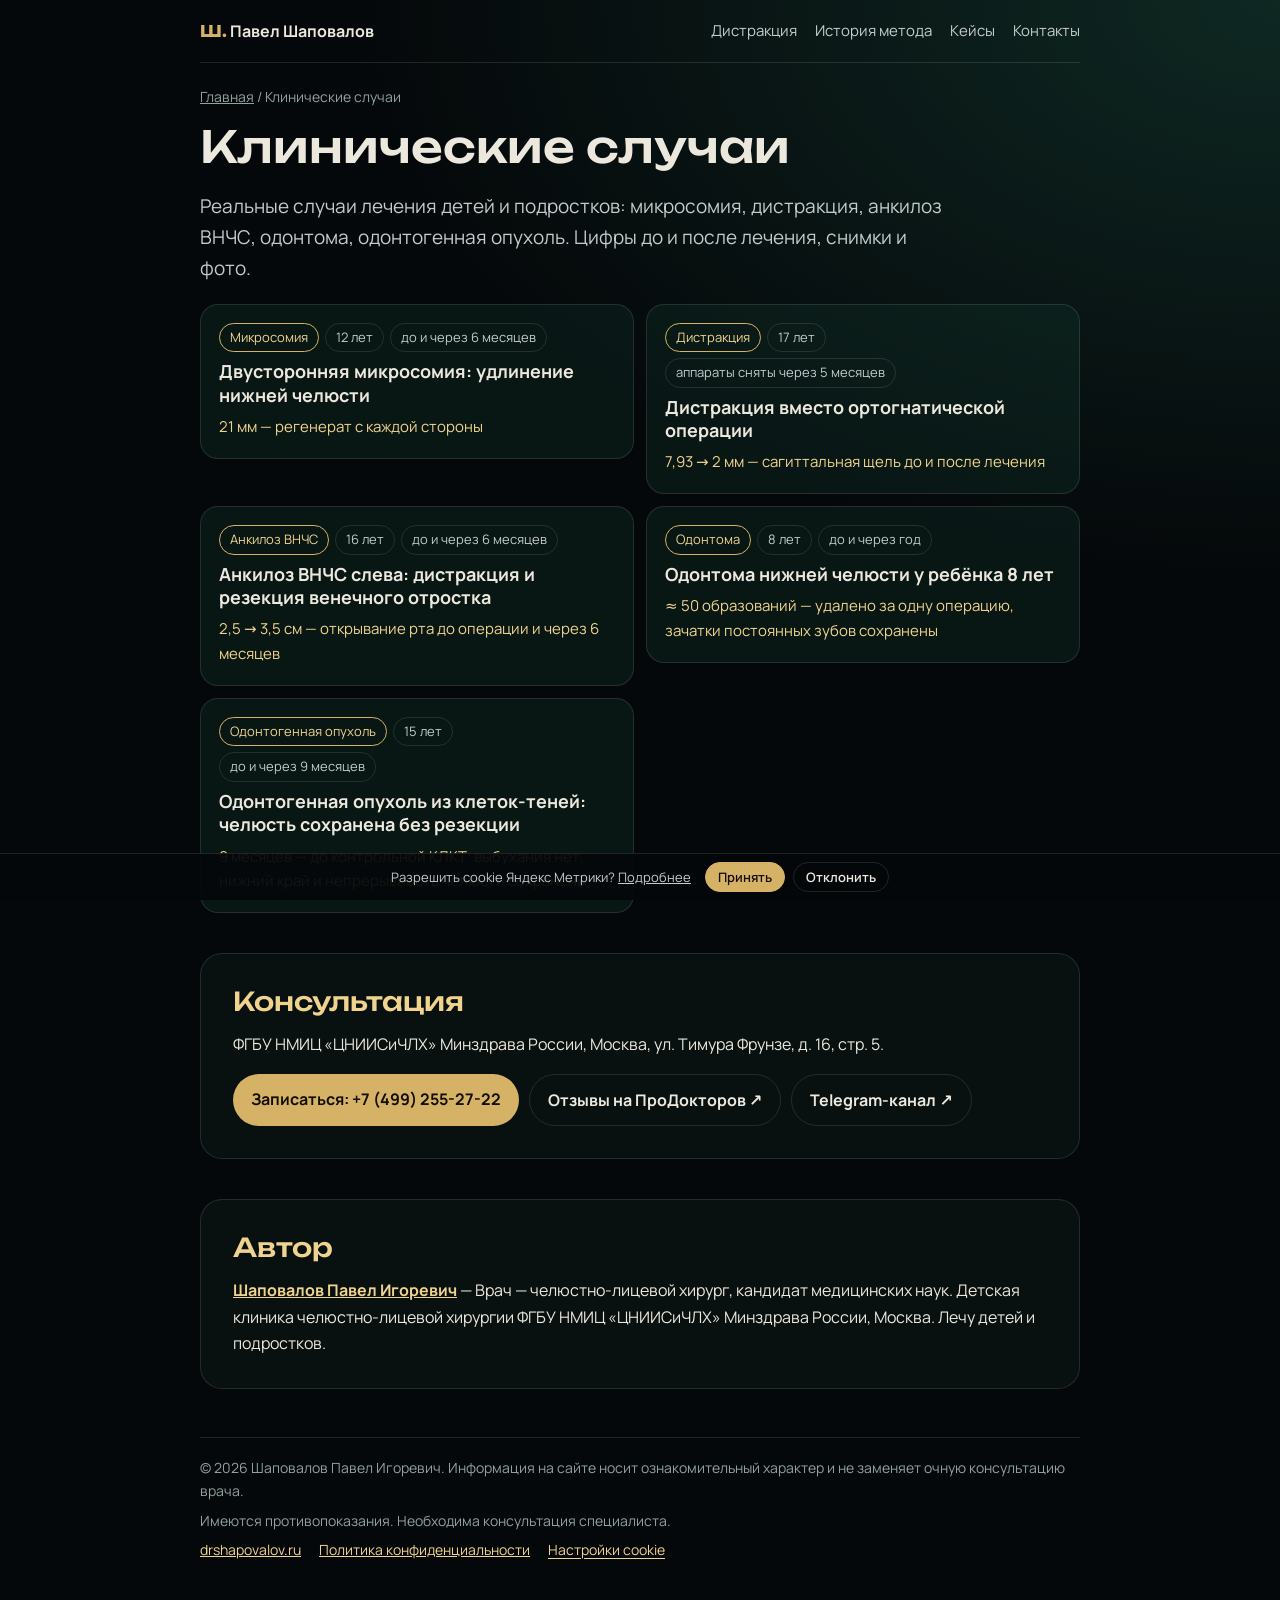
<file: kejsy/index.html>
<!doctype html>
<html lang="ru">
<head>
<meta charset="utf-8">
<meta name="viewport" content="width=device-width, initial-scale=1, viewport-fit=cover">
<meta http-equiv="Content-Security-Policy" content="default-src 'self'; script-src 'self' 'sha256-iaZMs8GlTU1CPDQl8Vbk0Mz305JL4rM+sHk4FEvzTMA=' https://mc.yandex.ru https://mc.yandex.com https://yastatic.net; style-src 'self'; font-src 'self'; img-src 'self' data: https://mc.yandex.ru https://mc.yandex.com; connect-src 'self' https://mc.yandex.ru https://mc.yandex.com; frame-src blob: https://mc.yandex.ru https://mc.yandex.com; base-uri 'self'; form-action 'none'; object-src 'none'">
<meta name="referrer" content="strict-origin-when-cross-origin">
<title>Клинические случаи | детский хирург Шаповалов П. И.</title>
<meta name="description" content="Реальные случаи лечения детей и подростков: микросомия, дистракция, анкилоз ВНЧС, одонтома, одонтогенная опухоль. Цифры до и после лечения, снимки и фото.">
<link rel="canonical" href="https://drshapovalov.ru/kejsy/">
<meta property="og:type" content="article"><meta property="og:locale" content="ru_RU"><meta property="og:site_name" content="Dr. Shapovalov">
<meta property="og:title" content="Клинические случаи | детский хирург Шаповалов П. И."><meta property="og:description" content="Реальные случаи лечения детей и подростков: микросомия, дистракция, анкилоз ВНЧС, одонтома, одонтогенная опухоль. Цифры до и после лечения, снимки и фото."><meta property="og:url" content="https://drshapovalov.ru/kejsy/">
<meta property="og:image" content="https://drshapovalov.ru/img/og-cover.jpg"><meta name="twitter:card" content="summary_large_image">
<meta name="theme-color" content="#05080a">
<link rel="icon" href="/favicon.ico" sizes="48x48">
<link rel="icon" href="/favicon.svg" type="image/svg+xml">
<link rel="apple-touch-icon" href="/apple-touch-icon.png">
<link rel="stylesheet" href="/fonts/fonts.css">
<link rel="stylesheet" href="/pages.css">


<script type="application/ld+json">{"@context": "https://schema.org", "@graph": [{"@type": "CollectionPage", "@id": "https://drshapovalov.ru/kejsy/", "url": "https://drshapovalov.ru/kejsy/", "name": "Клинические случаи | детский хирург Шаповалов П. И.", "description": "Реальные случаи лечения детей и подростков: микросомия, дистракция, анкилоз ВНЧС, одонтома, одонтогенная опухоль. Цифры до и после лечения, снимки и фото.", "inLanguage": "ru", "author": {"@id": "https://drshapovalov.ru/#person"}, "isPartOf": {"@id": "https://drshapovalov.ru/#site"}}, {"@type": "BreadcrumbList", "itemListElement": [{"@type": "ListItem", "position": 1, "name": "Главная", "item": "https://drshapovalov.ru/"}, {"@type": "ListItem", "position": 2, "name": "Клинические случаи", "item": "https://drshapovalov.ru/kejsy/"}]}]}</script>
</head>
<body>
<header class="top"><a class="brand" href="/"><span class="mark">Ш.</span> Павел Шаповалов</a>
<nav><a href="/lechenie/distraktsionnyj-osteogenez/">Дистракция</a><a href="/lechenie/distraktsionnyj-osteogenez/istoriya/">История метода</a><a href="/kejsy/">Кейсы</a><a href="/#contacts">Контакты</a></nav></header>
<main>
<p class="crumbs"><a href="/">Главная</a> <span aria-hidden="true">/</span> <span aria-current="page">Клинические случаи</span></p>
<article><h1>Клинические случаи</h1><p class="lede">Реальные случаи лечения детей и подростков: микросомия, дистракция, анкилоз ВНЧС, одонтома, одонтогенная опухоль. Цифры до и после лечения, снимки и фото.</p><ul class="cards"><li><a class="card" href="/kejsy/mikrosomiya-udlinenie-nizhnej-chelyusti/"><span class="tags"><span class="tag">Микросомия</span><span class="tag">12 лет</span><span class="tag">до и через 6 месяцев</span></span><strong>Двусторонняя микросомия: удлинение нижней челюсти</strong><span class="metric">21 мм — регенерат с каждой стороны</span></a></li><li><a class="card" href="/kejsy/distrakciya-vmesto-ortognaticheskoj-operacii/"><span class="tags"><span class="tag">Дистракция</span><span class="tag">17 лет</span><span class="tag">аппараты сняты через 5 месяцев</span></span><strong>Дистракция вместо ортогнатической операции</strong><span class="metric">7,93 → 2 мм — сагиттальная щель до и после лечения</span></a></li><li><a class="card" href="/kejsy/ankiloz-vnchs-u-podrostka/"><span class="tags"><span class="tag">Анкилоз ВНЧС</span><span class="tag">16 лет</span><span class="tag">до и через 6 месяцев</span></span><strong>Анкилоз ВНЧС слева: дистракция и резекция венечного отростка</strong><span class="metric">2,5 → 3,5 см — открывание рта до операции и через 6 месяцев</span></a></li><li><a class="card" href="/kejsy/odontoma-nizhnej-chelyusti/"><span class="tags"><span class="tag">Одонтома</span><span class="tag">8 лет</span><span class="tag">до и через год</span></span><strong>Одонтома нижней челюсти у ребёнка 8 лет</strong><span class="metric">≈ 50 образований — удалено за одну операцию, зачатки постоянных зубов сохранены</span></a></li><li><a class="card" href="/kejsy/odontogennaya-opuhol-bez-rezekcii/"><span class="tags"><span class="tag">Одонтогенная опухоль</span><span class="tag">15 лет</span><span class="tag">до и через 9 месяцев</span></span><strong>Одонтогенная опухоль из клеток-теней: челюсть сохранена без резекции</strong><span class="metric">9 месяцев — до контрольной КЛКТ: выбухания нет, нижний край и непрерывность челюсти сохранены</span></a></li></ul></article>
<section class="block cta">
  <h2>Консультация</h2>
  <p>ФГБУ НМИЦ «ЦНИИСиЧЛХ» Минздрава России, Москва, ул. Тимура Фрунзе, д. 16, стр. 5.</p>
  <p class="row"><a class="btn" href="tel:+74992552722">Записаться: +7 (499) 255-27-22</a>
  <a class="btn ghost" href="https://prodoctorov.ru/moskva/vrach/928950-shapovalov/" target="_blank" rel="noopener">Отзывы на ПроДокторов ↗</a>
  <a class="btn ghost" href="https://t.me/SHAPOVALOV_DR" target="_blank" rel="noopener">Telegram-канал ↗</a></p>
</section>
<section class="block author">
  <h2>Автор</h2>
  <p><a href="/"><strong>Шаповалов Павел Игоревич</strong></a> — Врач — челюстно-лицевой хирург, кандидат медицинских наук. Детская клиника челюстно-лицевой хирургии ФГБУ НМИЦ «ЦНИИСиЧЛХ» Минздрава России, Москва. Лечу детей и подростков.</p>
</section>
</main>
<footer><p>© 2026 Шаповалов Павел Игоревич. Информация на сайте носит ознакомительный характер и не заменяет очную консультацию врача.</p>
<p>Имеются противопоказания. Необходима консультация специалиста.</p>
<p class="legal"><a href="/">drshapovalov.ru</a> <a href="/privacy/">Политика конфиденциальности</a> <button type="button" class="linkish" id="ck-open">Настройки cookie</button></p></footer>
<div class="ck" id="ck" role="region" aria-label="Cookie-файлы" hidden>
  <p>Разрешить cookie Яндекс Метрики? <a href="/privacy/">Подробнее</a></p>
  <p class="ck-btns"><button type="button" id="ck-yes">Принять</button><button type="button" id="ck-no">Отклонить</button></p>
</div>
<dialog id="lb" class="lb" aria-label="Снимок крупно"><button type="button" class="lb-x" data-close aria-label="Закрыть">×</button><img alt=""><p></p></dialog>
<script>(function(){var id=113980040,K="ck-consent",b=document.getElementById("ck"),on=false;function g(){try{return localStorage.getItem(K)}catch(e){return null}}function st(v){try{localStorage.setItem(K,v)}catch(e){}}function drop(){document.cookie.split(";").forEach(function(c){var n=c.split("=")[0].trim();if(n.indexOf("_ym")===0)["","; domain="+location.hostname,"; domain=."+location.hostname.replace(/^www\./,"")].forEach(function(d){document.cookie=n+"=; expires=Thu, 01 Jan 1970 00:00:00 GMT; path=/"+d})})}function load(){if(on||!id)return;on=true;window.ym=window.ym||function(){(window.ym.a=window.ym.a||[]).push(arguments)};window.ym.l=+new Date;var s=document.createElement("script");s.async=1;s.src="https://mc.yandex.ru/metrika/tag.js?id="+id;document.head.appendChild(s);ym(id,"init",{ssr:true,clickmap:true,trackLinks:true,accurateTrackBounce:true,webvisor:false})}document.getElementById("ck-yes").onclick=function(){st("yes");b.hidden=true;load()};document.getElementById("ck-no").onclick=function(){var w=on;st("no");b.hidden=true;drop();if(w)location.reload()};document.getElementById("ck-open").onclick=function(){b.hidden=false};if(id){var v=g();if(v==="yes")load();else if(v!=="no")b.hidden=false}document.addEventListener("click",function(ev){if(!on)return;var a=ev.target.closest&&ev.target.closest("a[href]");if(!a)return;var u=a.getAttribute("href"),t=/^tel:/.test(u)?"phone":/^mailto:/.test(u)?"email":/t\.me\//.test(u)?"telegram":/prodoctorov/.test(u)?"prodoctorov":"";if(t)ym(id,"reachGoal",t)},true)})();(function(){var d=document.getElementById("lb");if(!d||!d.showModal)return;var im=d.querySelector("img"),cp=d.querySelector("p");document.addEventListener("click",function(ev){var a=ev.target.closest&&ev.target.closest("a.zoom");if(!a)return;ev.preventDefault();im.src=a.getAttribute("href");im.alt=(a.querySelector("img")||{}).alt||"";cp.textContent=a.dataset.cap||"";d.showModal()});d.addEventListener("click",function(ev){if(ev.target===d||ev.target.closest("[data-close]"))d.close()})})();</script>
</body>
</html>
</file>
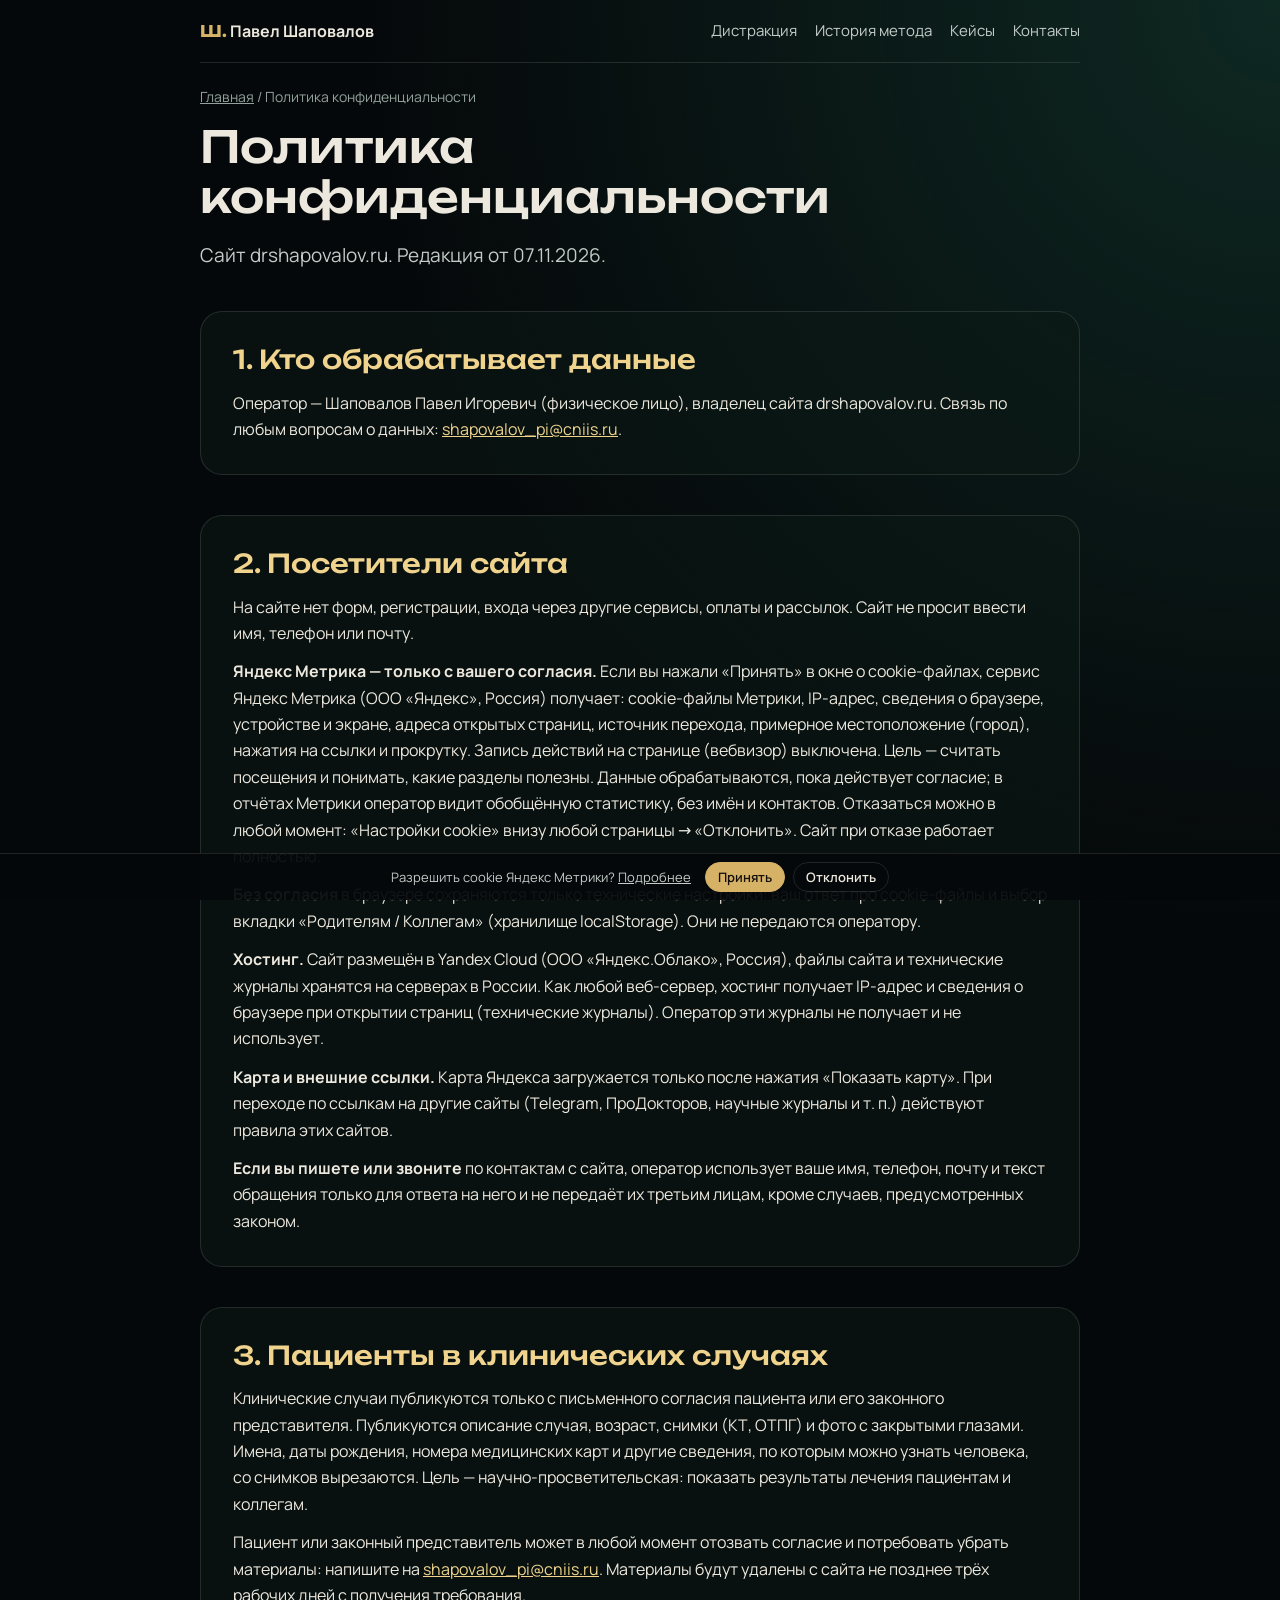
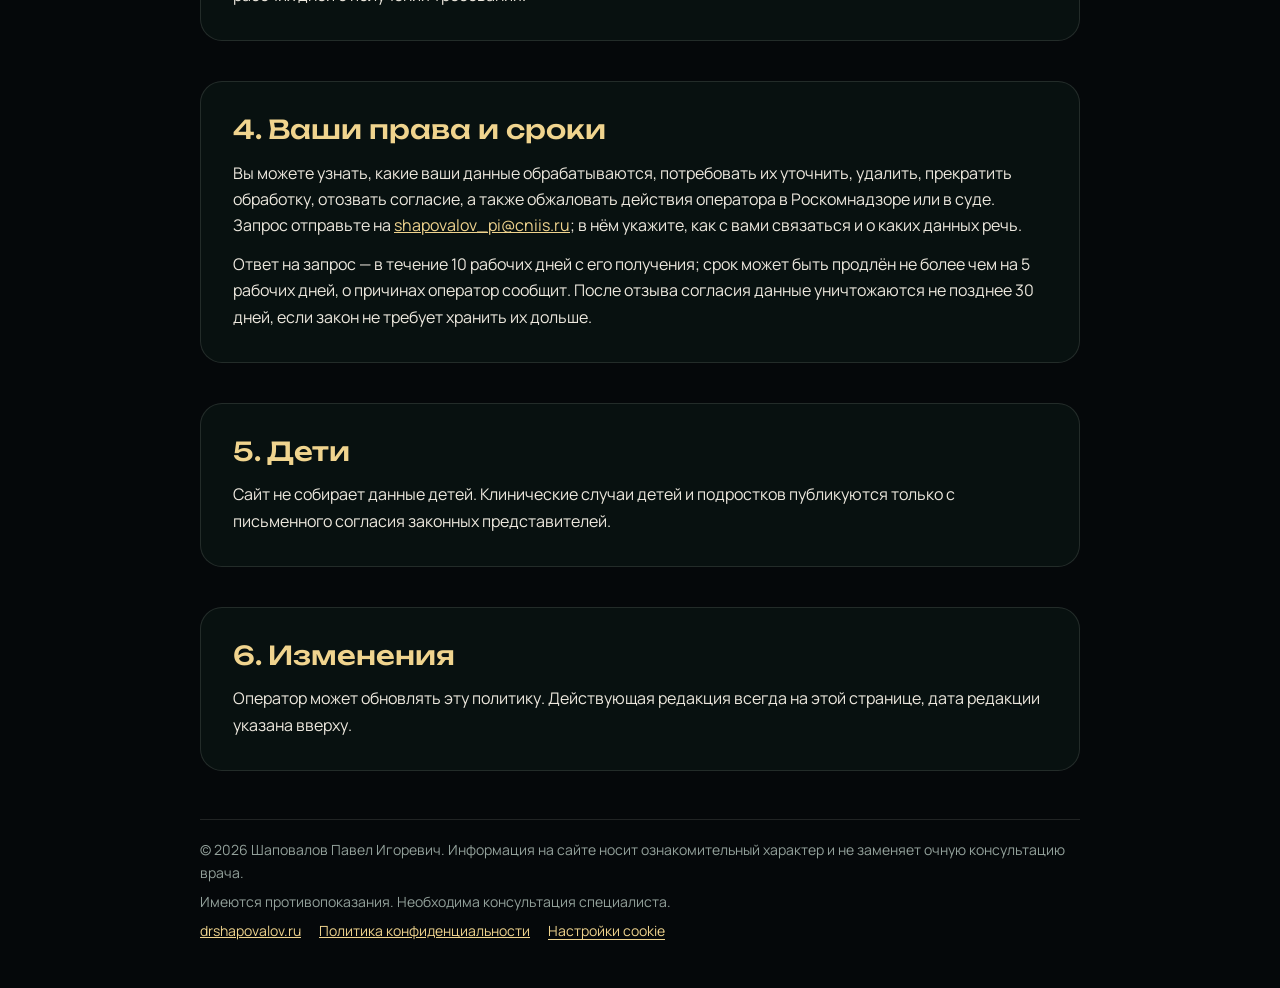
<file: privacy/index.html>
<!doctype html>
<html lang="ru">
<head>
<meta charset="utf-8">
<meta name="viewport" content="width=device-width, initial-scale=1, viewport-fit=cover">
<meta http-equiv="Content-Security-Policy" content="default-src 'self'; script-src 'self' 'sha256-iaZMs8GlTU1CPDQl8Vbk0Mz305JL4rM+sHk4FEvzTMA=' https://mc.yandex.ru https://mc.yandex.com https://yastatic.net; style-src 'self'; font-src 'self'; img-src 'self' data: https://mc.yandex.ru https://mc.yandex.com; connect-src 'self' https://mc.yandex.ru https://mc.yandex.com; frame-src blob: https://mc.yandex.ru https://mc.yandex.com; base-uri 'self'; form-action 'none'; object-src 'none'">
<meta name="referrer" content="strict-origin-when-cross-origin">
<title>Политика конфиденциальности — drshapovalov.ru</title>
<meta name="description" content="Какие данные обрабатываются на сайте drshapovalov.ru, зачем, как долго и как отозвать согласие или удалить данные.">
<link rel="canonical" href="https://drshapovalov.ru/privacy/">
<meta property="og:type" content="article"><meta property="og:locale" content="ru_RU"><meta property="og:site_name" content="Dr. Shapovalov">
<meta property="og:title" content="Политика конфиденциальности — drshapovalov.ru"><meta property="og:description" content="Какие данные обрабатываются на сайте drshapovalov.ru, зачем, как долго и как отозвать согласие или удалить данные."><meta property="og:url" content="https://drshapovalov.ru/privacy/">
<meta property="og:image" content="https://drshapovalov.ru/img/og-cover.jpg"><meta name="twitter:card" content="summary_large_image">
<meta name="theme-color" content="#05080a">
<link rel="icon" href="/favicon.ico" sizes="48x48">
<link rel="icon" href="/favicon.svg" type="image/svg+xml">
<link rel="apple-touch-icon" href="/apple-touch-icon.png">
<link rel="stylesheet" href="/fonts/fonts.css">
<link rel="stylesheet" href="/pages.css">


<script type="application/ld+json">{"@context": "https://schema.org", "@graph": [{"@type": "WebPage", "@id": "https://drshapovalov.ru/privacy/", "url": "https://drshapovalov.ru/privacy/", "name": "Политика конфиденциальности — drshapovalov.ru", "description": "Какие данные обрабатываются на сайте drshapovalov.ru, зачем, как долго и как отозвать согласие или удалить данные.", "inLanguage": "ru", "isPartOf": {"@id": "https://drshapovalov.ru/#site"}}, {"@type": "BreadcrumbList", "itemListElement": [{"@type": "ListItem", "position": 1, "name": "Главная", "item": "https://drshapovalov.ru/"}, {"@type": "ListItem", "position": 2, "name": "Политика конфиденциальности", "item": "https://drshapovalov.ru/privacy/"}]}]}</script>
</head>
<body>
<header class="top"><a class="brand" href="/"><span class="mark">Ш.</span> Павел Шаповалов</a>
<nav><a href="/lechenie/distraktsionnyj-osteogenez/">Дистракция</a><a href="/lechenie/distraktsionnyj-osteogenez/istoriya/">История метода</a><a href="/kejsy/">Кейсы</a><a href="/#contacts">Контакты</a></nav></header>
<main>
<p class="crumbs"><a href="/">Главная</a> <span aria-hidden="true">/</span> <span aria-current="page">Политика конфиденциальности</span></p>
<article class="legaltext">
<h1>Политика конфиденциальности</h1>
<p class="lede">Сайт drshapovalov.ru. Редакция от 07.11.2026.</p>
<section class="block"><h2>1. Кто обрабатывает данные</h2>
<p>Оператор — Шаповалов Павел Игоревич (физическое лицо), владелец сайта drshapovalov.ru. Связь по любым вопросам о данных: <a href="mailto:shapovalov_pi@cniis.ru">shapovalov_pi@cniis.ru</a>.</p></section>
<section class="block"><h2>2. Посетители сайта</h2>
<p>На сайте нет форм, регистрации, входа через другие сервисы, оплаты и рассылок. Сайт не просит ввести имя, телефон или почту.</p>
<p><strong>Яндекс Метрика — только с вашего согласия.</strong> Если вы нажали «Принять» в окне о cookie-файлах, сервис Яндекс Метрика (ООО «Яндекс», Россия) получает: cookie-файлы Метрики, IP-адрес, сведения о браузере, устройстве и экране, адреса открытых страниц, источник перехода, примерное местоположение (город), нажатия на ссылки и прокрутку. Запись действий на странице (вебвизор) выключена. Цель — считать посещения и понимать, какие разделы полезны. Данные обрабатываются, пока действует согласие; в отчётах Метрики оператор видит обобщённую статистику, без имён и контактов. Отказаться можно в любой момент: «Настройки cookie» внизу любой страницы → «Отклонить». Сайт при отказе работает полностью.</p>
<p><strong>Без согласия</strong> в браузере сохраняются только технические настройки: ваш ответ про cookie-файлы и выбор вкладки «Родителям / Коллегам» (хранилище localStorage). Они не передаются оператору.</p>
<p><strong>Хостинг.</strong> Сайт размещён в Yandex Cloud (ООО «Яндекс.Облако», Россия), файлы сайта и технические журналы хранятся на серверах в России. Как любой веб-сервер, хостинг получает IP-адрес и сведения о браузере при открытии страниц (технические журналы). Оператор эти журналы не получает и не использует.</p>
<p><strong>Карта и внешние ссылки.</strong> Карта Яндекса загружается только после нажатия «Показать карту». При переходе по ссылкам на другие сайты (Telegram, ПроДокторов, научные журналы и т. п.) действуют правила этих сайтов.</p>
<p><strong>Если вы пишете или звоните</strong> по контактам с сайта, оператор использует ваше имя, телефон, почту и текст обращения только для ответа на него и не передаёт их третьим лицам, кроме случаев, предусмотренных законом.</p></section>
<section class="block"><h2>3. Пациенты в клинических случаях</h2>
<p>Клинические случаи публикуются только с письменного согласия пациента или его законного представителя. Публикуются описание случая, возраст, снимки (КТ, ОТПГ) и фото с закрытыми глазами. Имена, даты рождения, номера медицинских карт и другие сведения, по которым можно узнать человека, со снимков вырезаются. Цель — научно-просветительская: показать результаты лечения пациентам и коллегам.</p>
<p>Пациент или законный представитель может в любой момент отозвать согласие и потребовать убрать материалы: напишите на <a href="mailto:shapovalov_pi@cniis.ru">shapovalov_pi@cniis.ru</a>. Материалы будут удалены с сайта не позднее трёх рабочих дней с получения требования.</p></section>
<section class="block"><h2>4. Ваши права и сроки</h2>
<p>Вы можете узнать, какие ваши данные обрабатываются, потребовать их уточнить, удалить, прекратить обработку, отозвать согласие, а также обжаловать действия оператора в Роскомнадзоре или в суде. Запрос отправьте на <a href="mailto:shapovalov_pi@cniis.ru">shapovalov_pi@cniis.ru</a>; в нём укажите, как с вами связаться и о каких данных речь.</p>
<p>Ответ на запрос — в течение 10 рабочих дней с его получения; срок может быть продлён не более чем на 5 рабочих дней, о причинах оператор сообщит. После отзыва согласия данные уничтожаются не позднее 30 дней, если закон не требует хранить их дольше.</p></section>
<section class="block"><h2>5. Дети</h2>
<p>Сайт не собирает данные детей. Клинические случаи детей и подростков публикуются только с письменного согласия законных представителей.</p></section>
<section class="block"><h2>6. Изменения</h2>
<p>Оператор может обновлять эту политику. Действующая редакция всегда на этой странице, дата редакции указана вверху.</p></section>
</article>

</main>
<footer><p>© 2026 Шаповалов Павел Игоревич. Информация на сайте носит ознакомительный характер и не заменяет очную консультацию врача.</p>
<p>Имеются противопоказания. Необходима консультация специалиста.</p>
<p class="legal"><a href="/">drshapovalov.ru</a> <a href="/privacy/">Политика конфиденциальности</a> <button type="button" class="linkish" id="ck-open">Настройки cookie</button></p></footer>
<div class="ck" id="ck" role="region" aria-label="Cookie-файлы" hidden>
  <p>Разрешить cookie Яндекс Метрики? <a href="/privacy/">Подробнее</a></p>
  <p class="ck-btns"><button type="button" id="ck-yes">Принять</button><button type="button" id="ck-no">Отклонить</button></p>
</div>
<dialog id="lb" class="lb" aria-label="Снимок крупно"><button type="button" class="lb-x" data-close aria-label="Закрыть">×</button><img alt=""><p></p></dialog>
<script>(function(){var id=113980040,K="ck-consent",b=document.getElementById("ck"),on=false;function g(){try{return localStorage.getItem(K)}catch(e){return null}}function st(v){try{localStorage.setItem(K,v)}catch(e){}}function drop(){document.cookie.split(";").forEach(function(c){var n=c.split("=")[0].trim();if(n.indexOf("_ym")===0)["","; domain="+location.hostname,"; domain=."+location.hostname.replace(/^www\./,"")].forEach(function(d){document.cookie=n+"=; expires=Thu, 01 Jan 1970 00:00:00 GMT; path=/"+d})})}function load(){if(on||!id)return;on=true;window.ym=window.ym||function(){(window.ym.a=window.ym.a||[]).push(arguments)};window.ym.l=+new Date;var s=document.createElement("script");s.async=1;s.src="https://mc.yandex.ru/metrika/tag.js?id="+id;document.head.appendChild(s);ym(id,"init",{ssr:true,clickmap:true,trackLinks:true,accurateTrackBounce:true,webvisor:false})}document.getElementById("ck-yes").onclick=function(){st("yes");b.hidden=true;load()};document.getElementById("ck-no").onclick=function(){var w=on;st("no");b.hidden=true;drop();if(w)location.reload()};document.getElementById("ck-open").onclick=function(){b.hidden=false};if(id){var v=g();if(v==="yes")load();else if(v!=="no")b.hidden=false}document.addEventListener("click",function(ev){if(!on)return;var a=ev.target.closest&&ev.target.closest("a[href]");if(!a)return;var u=a.getAttribute("href"),t=/^tel:/.test(u)?"phone":/^mailto:/.test(u)?"email":/t\.me\//.test(u)?"telegram":/prodoctorov/.test(u)?"prodoctorov":"";if(t)ym(id,"reachGoal",t)},true)})();(function(){var d=document.getElementById("lb");if(!d||!d.showModal)return;var im=d.querySelector("img"),cp=d.querySelector("p");document.addEventListener("click",function(ev){var a=ev.target.closest&&ev.target.closest("a.zoom");if(!a)return;ev.preventDefault();im.src=a.getAttribute("href");im.alt=(a.querySelector("img")||{}).alt||"";cp.textContent=a.dataset.cap||"";d.showModal()});d.addEventListener("click",function(ev){if(ev.target===d||ev.target.closest("[data-close]"))d.close()})})();</script>
</body>
</html>
</file>
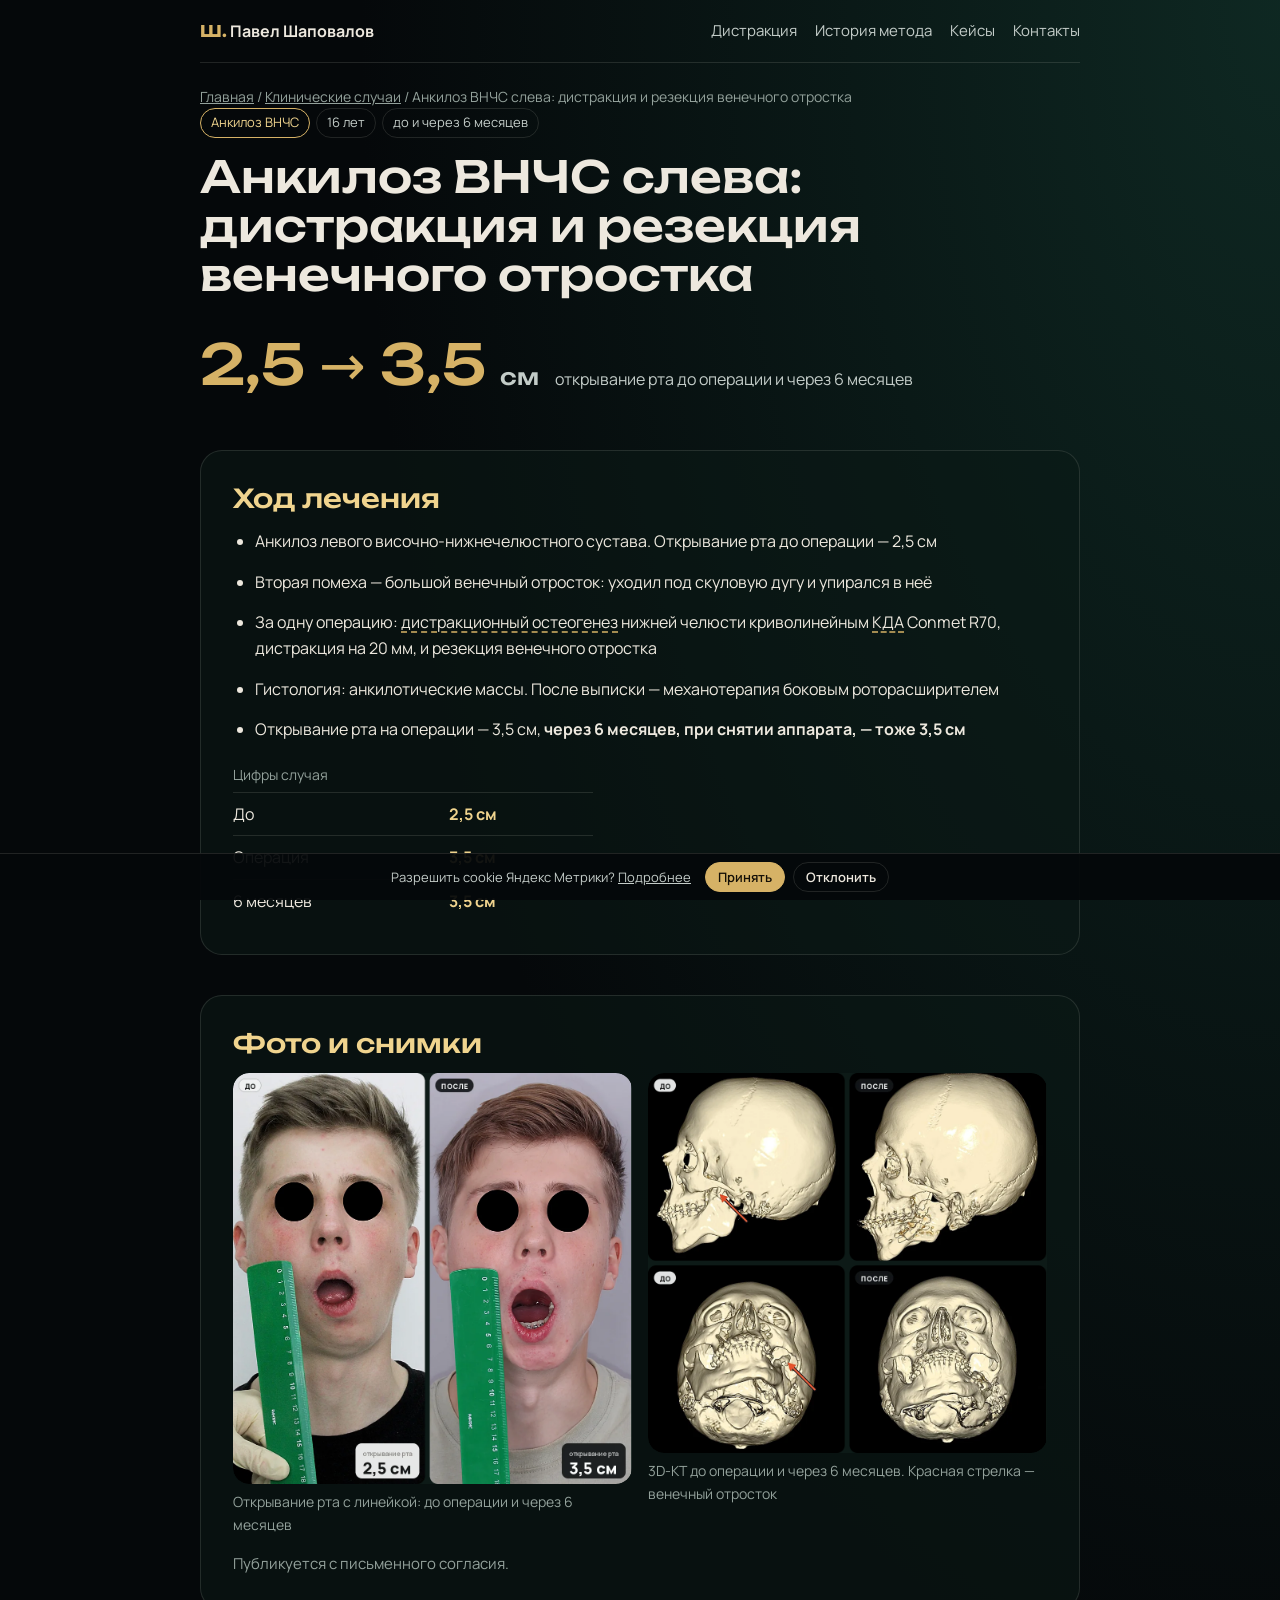
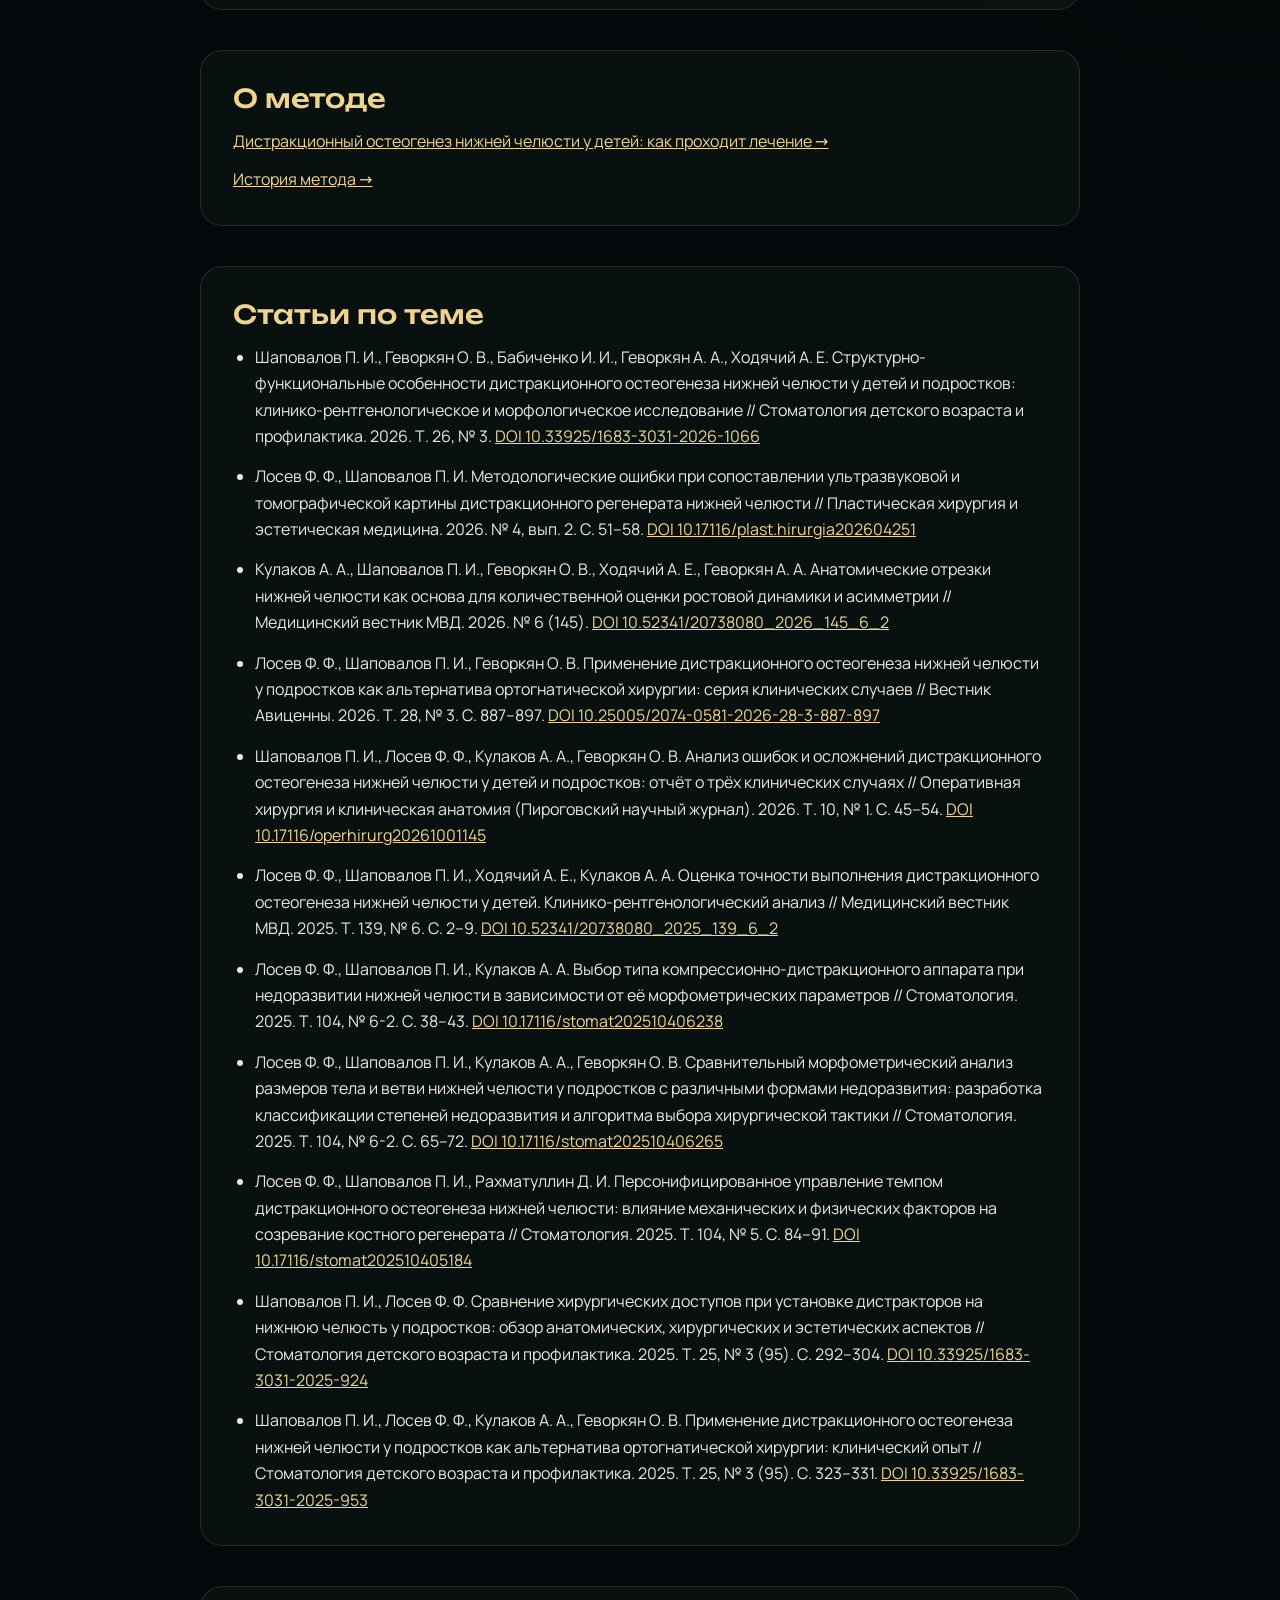
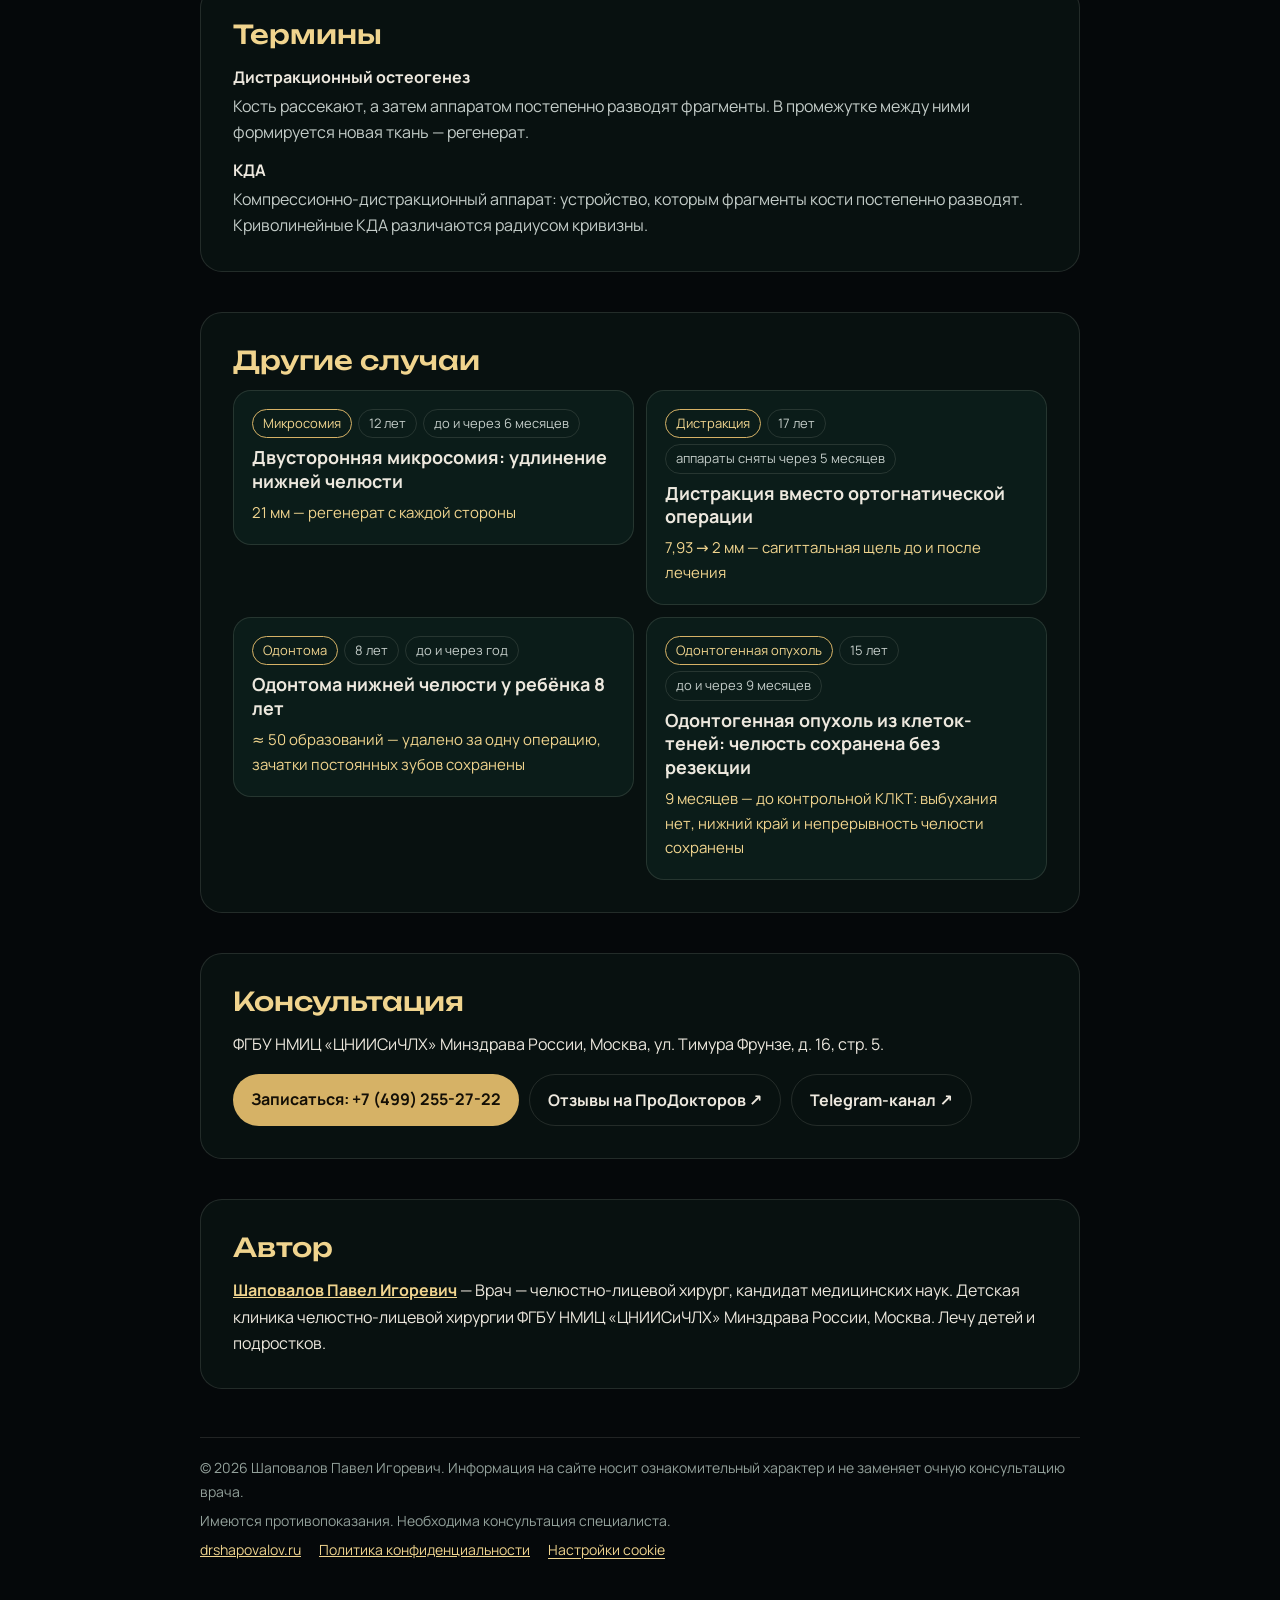
<file: kejsy/ankiloz-vnchs-u-podrostka/index.html>
<!doctype html>
<html lang="ru">
<head>
<meta charset="utf-8">
<meta name="viewport" content="width=device-width, initial-scale=1, viewport-fit=cover">
<meta http-equiv="Content-Security-Policy" content="default-src 'self'; script-src 'self' 'sha256-iaZMs8GlTU1CPDQl8Vbk0Mz305JL4rM+sHk4FEvzTMA=' https://mc.yandex.ru https://mc.yandex.com https://yastatic.net; style-src 'self'; font-src 'self'; img-src 'self' data: https://mc.yandex.ru https://mc.yandex.com; connect-src 'self' https://mc.yandex.ru https://mc.yandex.com; frame-src blob: https://mc.yandex.ru https://mc.yandex.com; base-uri 'self'; form-action 'none'; object-src 'none'">
<meta name="referrer" content="strict-origin-when-cross-origin">
<title>Анкилоз ВНЧС слева: дистракция и резекция венечного отростка | Шаповалов П. И.</title>
<meta name="description" content="Анкилоз левого височно-нижнечелюстного сустава. Открывание рта до операции — 2,5 см. Вторая помеха — большой венечный отросток: уходил под скуловую дугу и…">
<link rel="canonical" href="https://drshapovalov.ru/kejsy/ankiloz-vnchs-u-podrostka/">
<meta property="og:type" content="article"><meta property="og:locale" content="ru_RU"><meta property="og:site_name" content="Dr. Shapovalov">
<meta property="og:title" content="Анкилоз ВНЧС слева: дистракция и резекция венечного отростка | Шаповалов П. И."><meta property="og:description" content="Анкилоз левого височно-нижнечелюстного сустава. Открывание рта до операции — 2,5 см. Вторая помеха — большой венечный отросток: уходил под скуловую дугу и…"><meta property="og:url" content="https://drshapovalov.ru/kejsy/ankiloz-vnchs-u-podrostka/">
<meta property="og:image" content="https://drshapovalov.ru/img/og-cover.jpg"><meta name="twitter:card" content="summary_large_image">
<meta name="theme-color" content="#05080a">
<link rel="icon" href="/favicon.ico" sizes="48x48">
<link rel="icon" href="/favicon.svg" type="image/svg+xml">
<link rel="apple-touch-icon" href="/apple-touch-icon.png">
<link rel="stylesheet" href="/fonts/fonts.css">
<link rel="stylesheet" href="/pages.css">


<script type="application/ld+json">{"@context": "https://schema.org", "@graph": [{"@type": "MedicalWebPage", "@id": "https://drshapovalov.ru/kejsy/ankiloz-vnchs-u-podrostka/", "url": "https://drshapovalov.ru/kejsy/ankiloz-vnchs-u-podrostka/", "name": "Анкилоз ВНЧС слева: дистракция и резекция венечного отростка | Шаповалов П. И.", "description": "Анкилоз левого височно-нижнечелюстного сустава. Открывание рта до операции — 2,5 см. Вторая помеха — большой венечный отросток: уходил под скуловую дугу и…", "inLanguage": "ru", "about": {"@type": "MedicalCondition", "name": "Анкилоз ВНЧС"}, "author": {"@id": "https://drshapovalov.ru/#person"}, "reviewedBy": {"@id": "https://drshapovalov.ru/#person"}, "isPartOf": {"@id": "https://drshapovalov.ru/#site"}}, {"@type": "BreadcrumbList", "itemListElement": [{"@type": "ListItem", "position": 1, "name": "Главная", "item": "https://drshapovalov.ru/"}, {"@type": "ListItem", "position": 2, "name": "Клинические случаи", "item": "https://drshapovalov.ru/kejsy/"}, {"@type": "ListItem", "position": 3, "name": "Анкилоз ВНЧС слева: дистракция и резекция венечного отростка", "item": "https://drshapovalov.ru/kejsy/ankiloz-vnchs-u-podrostka/"}]}]}</script>
</head>
<body>
<header class="top"><a class="brand" href="/"><span class="mark">Ш.</span> Павел Шаповалов</a>
<nav><a href="/lechenie/distraktsionnyj-osteogenez/">Дистракция</a><a href="/lechenie/distraktsionnyj-osteogenez/istoriya/">История метода</a><a href="/kejsy/">Кейсы</a><a href="/#contacts">Контакты</a></nav></header>
<main>
<p class="crumbs"><a href="/">Главная</a> <span aria-hidden="true">/</span> <a href="/kejsy/">Клинические случаи</a> <span aria-hidden="true">/</span> <span aria-current="page">Анкилоз ВНЧС слева: дистракция и резекция венечного отростка</span></p>
<article>
<p class="tags"><span class="tag">Анкилоз ВНЧС</span><span class="tag">16 лет</span><span class="tag">до и через 6 месяцев</span></p>
<h1>Анкилоз ВНЧС слева: дистракция и резекция венечного отростка</h1>
<div class="result"><span class="big">2,5 → 3,5 <small>см</small></span><span>открывание рта до операции и через 6 месяцев</span></div>
<section class="block"><h2>Ход лечения</h2><ul class="points"><li>Анкилоз левого височно-нижнечелюстного сустава. Открывание рта до операции — 2,5 см</li><li>Вторая помеха — большой венечный отросток: уходил под скуловую дугу и упирался в неё</li><li>За одну операцию: <a class="term" href="#t-dist">дистракционный остеогенез</a> нижней челюсти криволинейным <a class="term" href="#t-kda">КДА</a> Conmet R70, дистракция на 20 мм, и резекция венечного отростка</li><li>Гистология: анкилотические массы. После выписки — механотерапия боковым роторасширителем</li><li>Открывание рта на операции — 3,5 см, <strong>через 6 месяцев, при снятии аппарата, — тоже 3,5 см</strong></li></ul>
<table class="bars"><caption>Цифры случая</caption><tr><th scope="row">До</th><td>2,5 см</td></tr><tr><th scope="row">Операция</th><td>3,5 см</td></tr><tr><th scope="row">6 месяцев</th><td>3,5 см</td></tr></table></section>
<section class="block"><h2>Фото и снимки</h2><div class="gal"><figure><a class="zoom" href="/img/cases/ankiloz-open.webp" data-cap="Открывание рта с линейкой: до операции и через 6 месяцев"><img src="/img/cases/ankiloz-open.webp" alt="Пациент 16 лет открывает рот рядом с линейкой: до операции 2,5 см, через 6 месяцев 3,5 см. Глаза закрыты." loading="lazy"></a><figcaption>Открывание рта с линейкой: до операции и через 6 месяцев</figcaption></figure><figure><a class="zoom" href="/img/cases/ankiloz-ct.webp" data-cap="3D-КТ до операции и через 6 месяцев. Красная стрелка — венечный отросток"><img src="/img/cases/ankiloz-ct.webp" alt="3D-КТ черепа сбоку и снизу до операции и через 6 месяцев; на снимках до операции стрелка указывает на венечный отросток." loading="lazy"></a><figcaption>3D-КТ до операции и через 6 месяцев. Красная стрелка — венечный отросток</figcaption></figure></div><p class="note">Публикуется с письменного согласия.</p></section>
<section class="block"><h2>О методе</h2><p><a href="/lechenie/distraktsionnyj-osteogenez/">Дистракционный остеогенез нижней челюсти у детей: как проходит лечение →</a></p><p><a href="/lechenie/distraktsionnyj-osteogenez/istoriya/">История метода →</a></p></section>
<section class="block"><h2>Статьи по теме</h2><ul class="pubs"><li>Шаповалов П. И., Геворкян О. В., Бабиченко И. И., Геворкян А. А., Ходячий А. Е. Структурно-функциональные особенности дистракционного остеогенеза нижней челюсти у детей и подростков: клинико-рентгенологическое и морфологическое исследование // Стоматология детского возраста и профилактика. 2026. Т. 26, № 3. <a href="https://doi.org/10.33925/1683-3031-2026-1066" target="_blank" rel="noopener">DOI 10.33925/1683-3031-2026-1066</a></li><li>Лосев Ф. Ф., Шаповалов П. И. Методологические ошибки при сопоставлении ультразвуковой и томографической картины дистракционного регенерата нижней челюсти // Пластическая хирургия и эстетическая медицина. 2026. № 4, вып. 2. С. 51–58. <a href="https://doi.org/10.17116/plast.hirurgia202604251" target="_blank" rel="noopener">DOI 10.17116/plast.hirurgia202604251</a></li><li>Кулаков А. А., Шаповалов П. И., Геворкян О. В., Ходячий А. Е., Геворкян А. А. Анатомические отрезки нижней челюсти как основа для количественной оценки ростовой динамики и асимметрии // Медицинский вестник МВД. 2026. № 6 (145). <a href="https://doi.org/10.52341/20738080_2026_145_6_2" target="_blank" rel="noopener">DOI 10.52341/20738080_2026_145_6_2</a></li><li>Лосев Ф. Ф., Шаповалов П. И., Геворкян О. В. Применение дистракционного остеогенеза нижней челюсти у подростков как альтернатива ортогнатической хирургии: серия клинических случаев // Вестник Авиценны. 2026. Т. 28, № 3. С. 887–897. <a href="https://doi.org/10.25005/2074-0581-2026-28-3-887-897" target="_blank" rel="noopener">DOI 10.25005/2074-0581-2026-28-3-887-897</a></li><li>Шаповалов П. И., Лосев Ф. Ф., Кулаков А. А., Геворкян О. В. Анализ ошибок и осложнений дистракционного остеогенеза нижней челюсти у детей и подростков: отчёт о трёх клинических случаях // Оперативная хирургия и клиническая анатомия (Пироговский научный журнал). 2026. Т. 10, № 1. С. 45–54. <a href="https://doi.org/10.17116/operhirurg20261001145" target="_blank" rel="noopener">DOI 10.17116/operhirurg20261001145</a></li><li>Лосев Ф. Ф., Шаповалов П. И., Ходячий А. Е., Кулаков А. А. Оценка точности выполнения дистракционного остеогенеза нижней челюсти у детей. Клинико-рентгенологический анализ // Медицинский вестник МВД. 2025. Т. 139, № 6. С. 2–9. <a href="https://doi.org/10.52341/20738080_2025_139_6_2" target="_blank" rel="noopener">DOI 10.52341/20738080_2025_139_6_2</a></li><li>Лосев Ф. Ф., Шаповалов П. И., Кулаков А. А. Выбор типа компрессионно-дистракционного аппарата при недоразвитии нижней челюсти в зависимости от её морфометрических параметров // Стоматология. 2025. Т. 104, № 6-2. С. 38–43. <a href="https://doi.org/10.17116/stomat202510406238" target="_blank" rel="noopener">DOI 10.17116/stomat202510406238</a></li><li>Лосев Ф. Ф., Шаповалов П. И., Кулаков А. А., Геворкян О. В. Сравнительный морфометрический анализ размеров тела и ветви нижней челюсти у подростков с различными формами недоразвития: разработка классификации степеней недоразвития и алгоритма выбора хирургической тактики // Стоматология. 2025. Т. 104, № 6-2. С. 65–72. <a href="https://doi.org/10.17116/stomat202510406265" target="_blank" rel="noopener">DOI 10.17116/stomat202510406265</a></li><li>Лосев Ф. Ф., Шаповалов П. И., Рахматуллин Д. И. Персонифицированное управление темпом дистракционного остеогенеза нижней челюсти: влияние механических и физических факторов на созревание костного регенерата // Стоматология. 2025. Т. 104, № 5. С. 84–91. <a href="https://doi.org/10.17116/stomat202510405184" target="_blank" rel="noopener">DOI 10.17116/stomat202510405184</a></li><li>Шаповалов П. И., Лосев Ф. Ф. Сравнение хирургических доступов при установке дистракторов на нижнюю челюсть у подростков: обзор анатомических, хирургических и эстетических аспектов // Стоматология детского возраста и профилактика. 2025. Т. 25, № 3 (95). С. 292–304. <a href="https://doi.org/10.33925/1683-3031-2025-924" target="_blank" rel="noopener">DOI 10.33925/1683-3031-2025-924</a></li><li>Шаповалов П. И., Лосев Ф. Ф., Кулаков А. А., Геворкян О. В. Применение дистракционного остеогенеза нижней челюсти у подростков как альтернатива ортогнатической хирургии: клинический опыт // Стоматология детского возраста и профилактика. 2025. Т. 25, № 3 (95). С. 323–331. <a href="https://doi.org/10.33925/1683-3031-2025-953" target="_blank" rel="noopener">DOI 10.33925/1683-3031-2025-953</a></li></ul></section>
<section class="block"><h2>Термины</h2><dl class="gloss"><dt id="t-dist">Дистракционный остеогенез</dt><dd>Кость рассекают, а затем аппаратом постепенно разводят фрагменты. В промежутке между ними формируется новая ткань — регенерат.</dd><dt id="t-kda">КДА</dt><dd>Компрессионно-дистракционный аппарат: устройство, которым фрагменты кости постепенно разводят. Криволинейные КДА различаются радиусом кривизны.</dd></dl></section>
<section class="block"><h2>Другие случаи</h2><ul class="cards"><li><a class="card" href="/kejsy/mikrosomiya-udlinenie-nizhnej-chelyusti/"><span class="tags"><span class="tag">Микросомия</span><span class="tag">12 лет</span><span class="tag">до и через 6 месяцев</span></span><strong>Двусторонняя микросомия: удлинение нижней челюсти</strong><span class="metric">21 мм — регенерат с каждой стороны</span></a></li><li><a class="card" href="/kejsy/distrakciya-vmesto-ortognaticheskoj-operacii/"><span class="tags"><span class="tag">Дистракция</span><span class="tag">17 лет</span><span class="tag">аппараты сняты через 5 месяцев</span></span><strong>Дистракция вместо ортогнатической операции</strong><span class="metric">7,93 → 2 мм — сагиттальная щель до и после лечения</span></a></li><li><a class="card" href="/kejsy/odontoma-nizhnej-chelyusti/"><span class="tags"><span class="tag">Одонтома</span><span class="tag">8 лет</span><span class="tag">до и через год</span></span><strong>Одонтома нижней челюсти у ребёнка 8 лет</strong><span class="metric">≈ 50 образований — удалено за одну операцию, зачатки постоянных зубов сохранены</span></a></li><li><a class="card" href="/kejsy/odontogennaya-opuhol-bez-rezekcii/"><span class="tags"><span class="tag">Одонтогенная опухоль</span><span class="tag">15 лет</span><span class="tag">до и через 9 месяцев</span></span><strong>Одонтогенная опухоль из клеток-теней: челюсть сохранена без резекции</strong><span class="metric">9 месяцев — до контрольной КЛКТ: выбухания нет, нижний край и непрерывность челюсти сохранены</span></a></li></ul></section>
</article>
<section class="block cta">
  <h2>Консультация</h2>
  <p>ФГБУ НМИЦ «ЦНИИСиЧЛХ» Минздрава России, Москва, ул. Тимура Фрунзе, д. 16, стр. 5.</p>
  <p class="row"><a class="btn" href="tel:+74992552722">Записаться: +7 (499) 255-27-22</a>
  <a class="btn ghost" href="https://prodoctorov.ru/moskva/vrach/928950-shapovalov/" target="_blank" rel="noopener">Отзывы на ПроДокторов ↗</a>
  <a class="btn ghost" href="https://t.me/SHAPOVALOV_DR" target="_blank" rel="noopener">Telegram-канал ↗</a></p>
</section>
<section class="block author">
  <h2>Автор</h2>
  <p><a href="/"><strong>Шаповалов Павел Игоревич</strong></a> — Врач — челюстно-лицевой хирург, кандидат медицинских наук. Детская клиника челюстно-лицевой хирургии ФГБУ НМИЦ «ЦНИИСиЧЛХ» Минздрава России, Москва. Лечу детей и подростков.</p>
</section>
</main>
<footer><p>© 2026 Шаповалов Павел Игоревич. Информация на сайте носит ознакомительный характер и не заменяет очную консультацию врача.</p>
<p>Имеются противопоказания. Необходима консультация специалиста.</p>
<p class="legal"><a href="/">drshapovalov.ru</a> <a href="/privacy/">Политика конфиденциальности</a> <button type="button" class="linkish" id="ck-open">Настройки cookie</button></p></footer>
<div class="ck" id="ck" role="region" aria-label="Cookie-файлы" hidden>
  <p>Разрешить cookie Яндекс Метрики? <a href="/privacy/">Подробнее</a></p>
  <p class="ck-btns"><button type="button" id="ck-yes">Принять</button><button type="button" id="ck-no">Отклонить</button></p>
</div>
<dialog id="lb" class="lb" aria-label="Снимок крупно"><button type="button" class="lb-x" data-close aria-label="Закрыть">×</button><img alt=""><p></p></dialog>
<script>(function(){var id=113980040,K="ck-consent",b=document.getElementById("ck"),on=false;function g(){try{return localStorage.getItem(K)}catch(e){return null}}function st(v){try{localStorage.setItem(K,v)}catch(e){}}function drop(){document.cookie.split(";").forEach(function(c){var n=c.split("=")[0].trim();if(n.indexOf("_ym")===0)["","; domain="+location.hostname,"; domain=."+location.hostname.replace(/^www\./,"")].forEach(function(d){document.cookie=n+"=; expires=Thu, 01 Jan 1970 00:00:00 GMT; path=/"+d})})}function load(){if(on||!id)return;on=true;window.ym=window.ym||function(){(window.ym.a=window.ym.a||[]).push(arguments)};window.ym.l=+new Date;var s=document.createElement("script");s.async=1;s.src="https://mc.yandex.ru/metrika/tag.js?id="+id;document.head.appendChild(s);ym(id,"init",{ssr:true,clickmap:true,trackLinks:true,accurateTrackBounce:true,webvisor:false})}document.getElementById("ck-yes").onclick=function(){st("yes");b.hidden=true;load()};document.getElementById("ck-no").onclick=function(){var w=on;st("no");b.hidden=true;drop();if(w)location.reload()};document.getElementById("ck-open").onclick=function(){b.hidden=false};if(id){var v=g();if(v==="yes")load();else if(v!=="no")b.hidden=false}document.addEventListener("click",function(ev){if(!on)return;var a=ev.target.closest&&ev.target.closest("a[href]");if(!a)return;var u=a.getAttribute("href"),t=/^tel:/.test(u)?"phone":/^mailto:/.test(u)?"email":/t\.me\//.test(u)?"telegram":/prodoctorov/.test(u)?"prodoctorov":"";if(t)ym(id,"reachGoal",t)},true)})();(function(){var d=document.getElementById("lb");if(!d||!d.showModal)return;var im=d.querySelector("img"),cp=d.querySelector("p");document.addEventListener("click",function(ev){var a=ev.target.closest&&ev.target.closest("a.zoom");if(!a)return;ev.preventDefault();im.src=a.getAttribute("href");im.alt=(a.querySelector("img")||{}).alt||"";cp.textContent=a.dataset.cap||"";d.showModal()});d.addEventListener("click",function(ev){if(ev.target===d||ev.target.closest("[data-close]"))d.close()})})();</script>
</body>
</html>
</file>
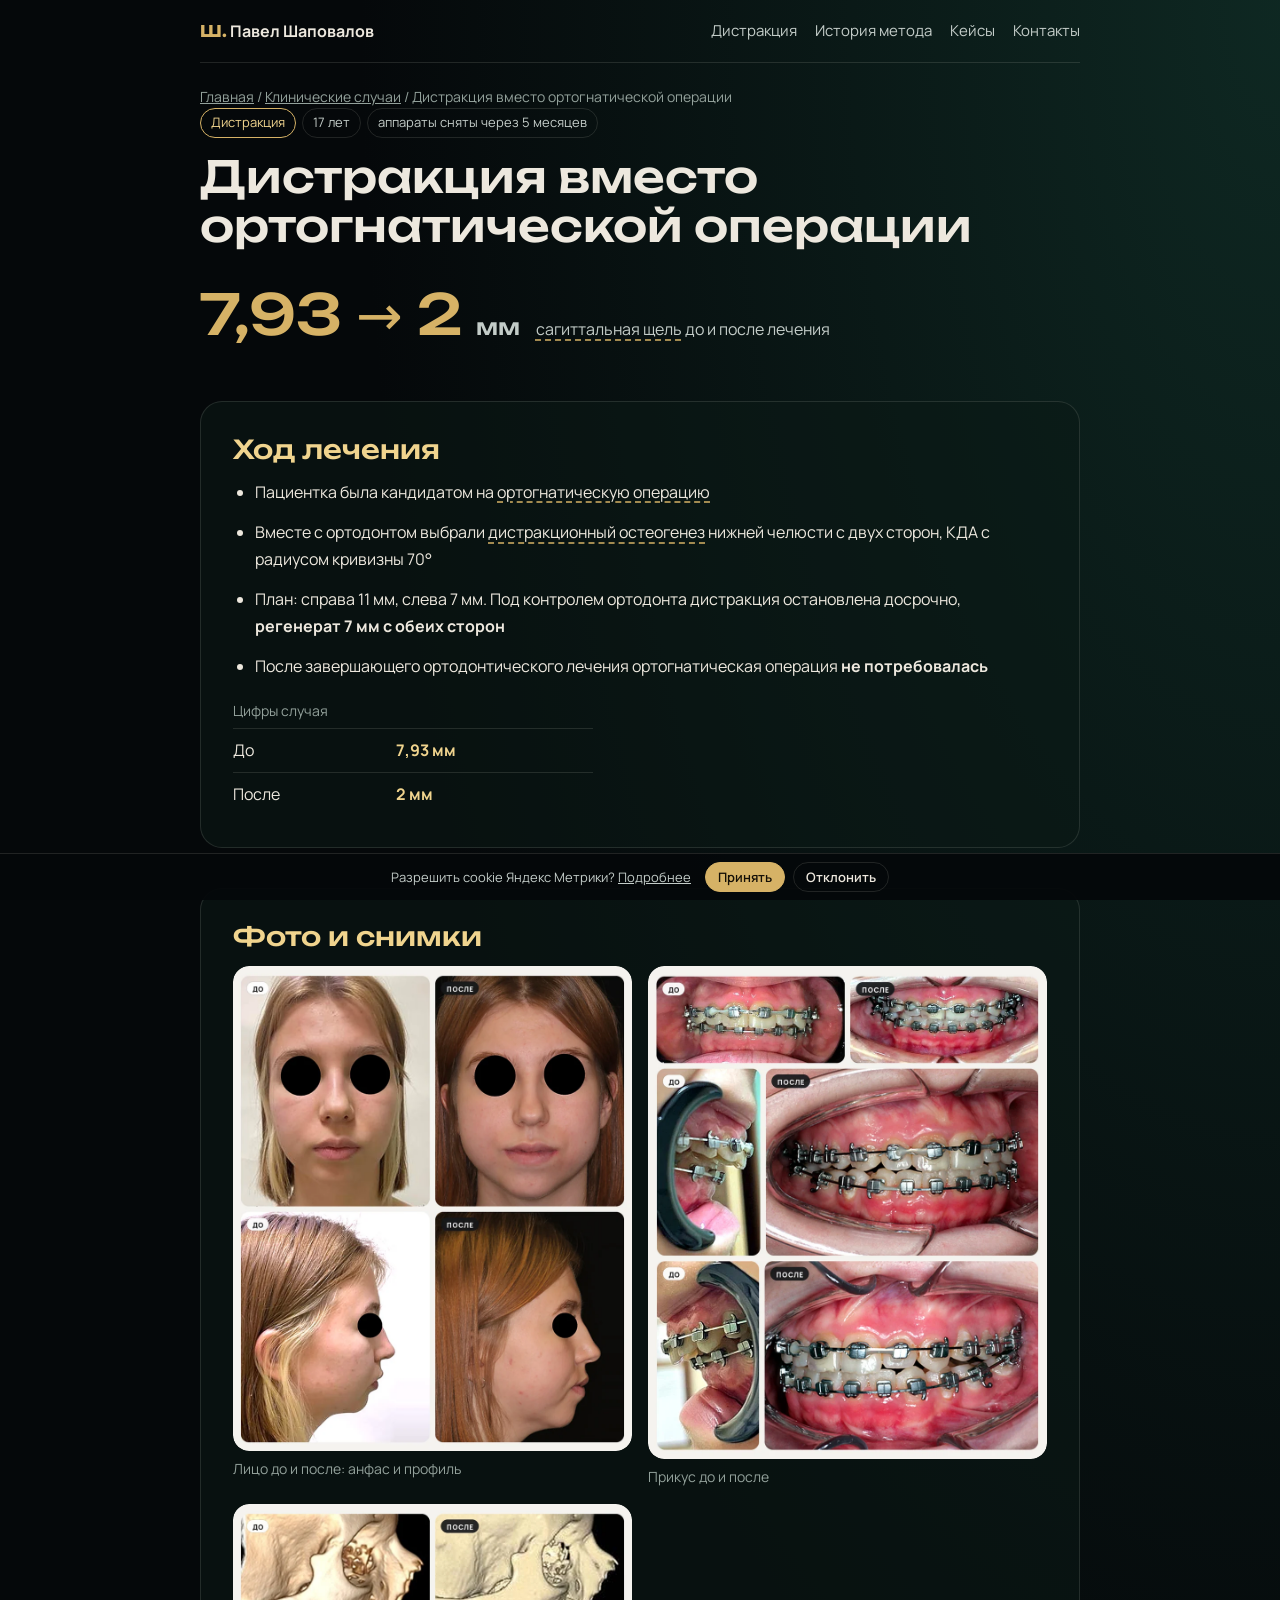
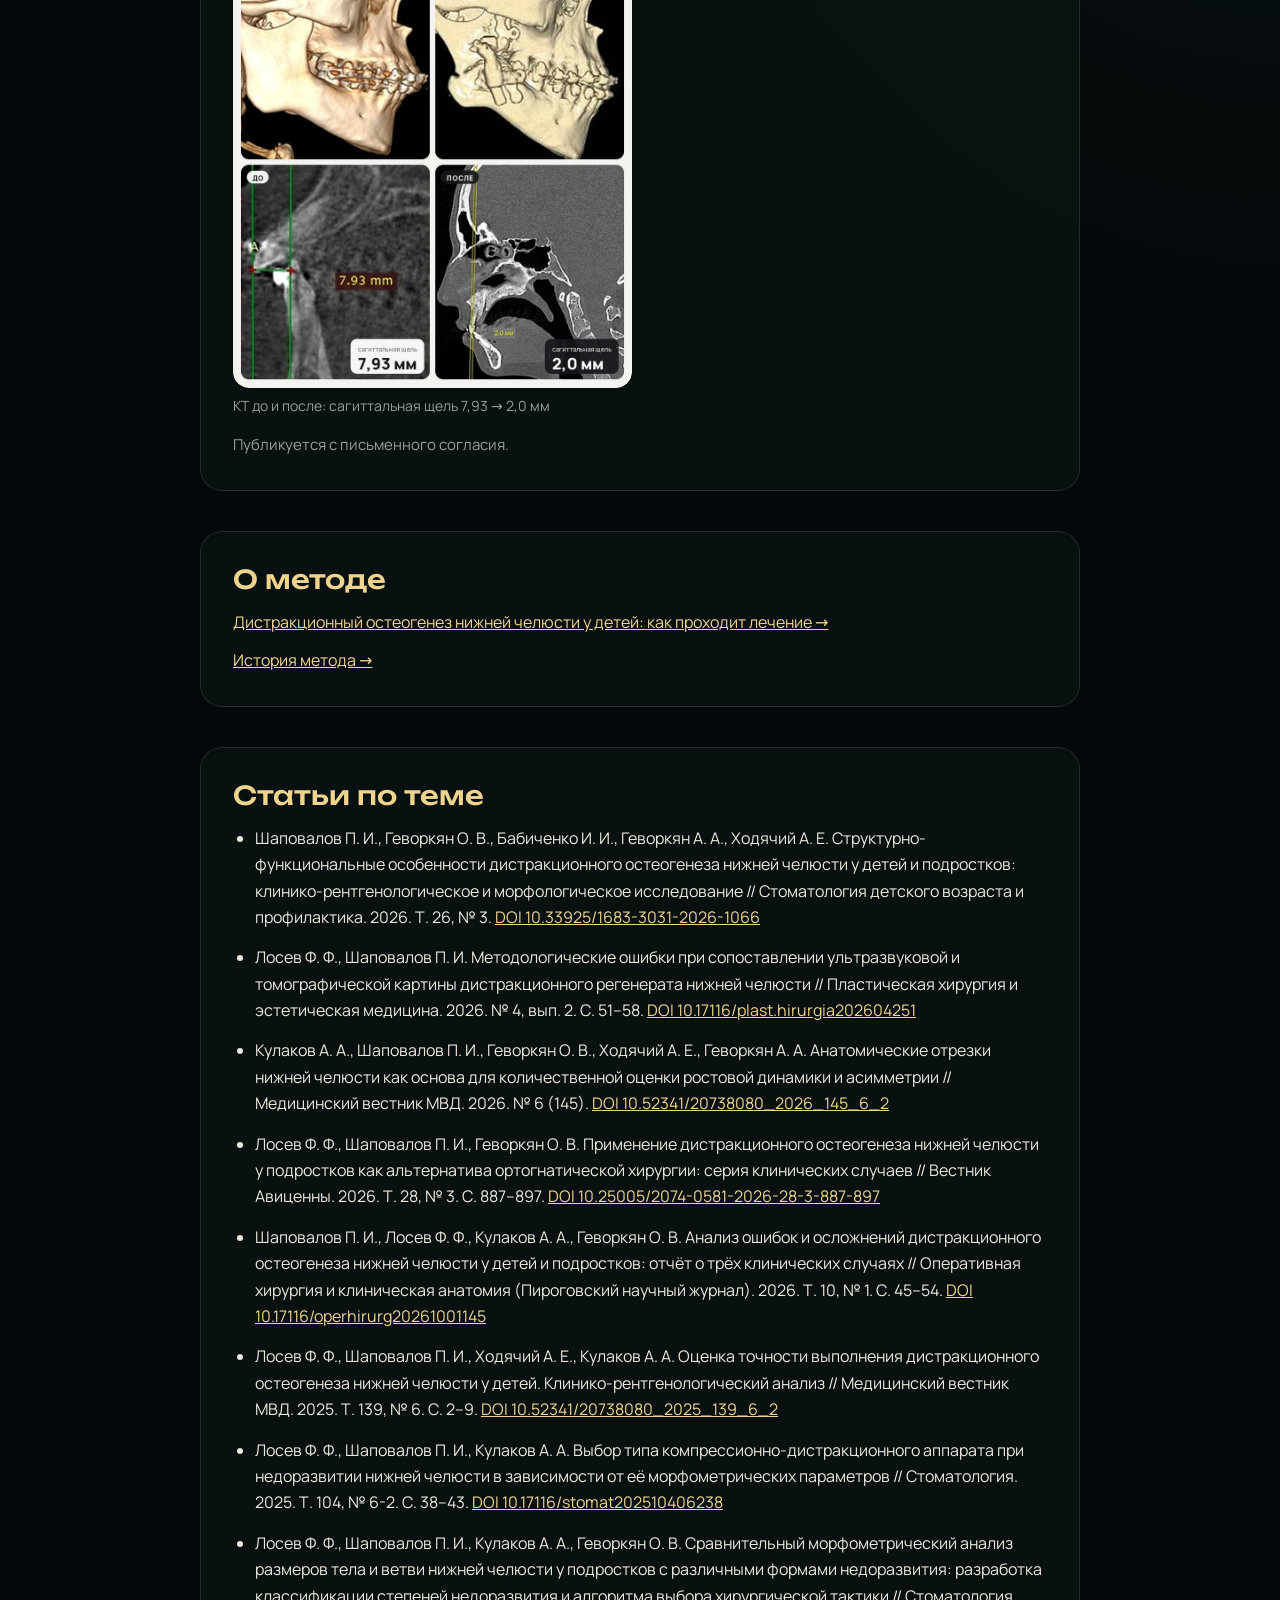
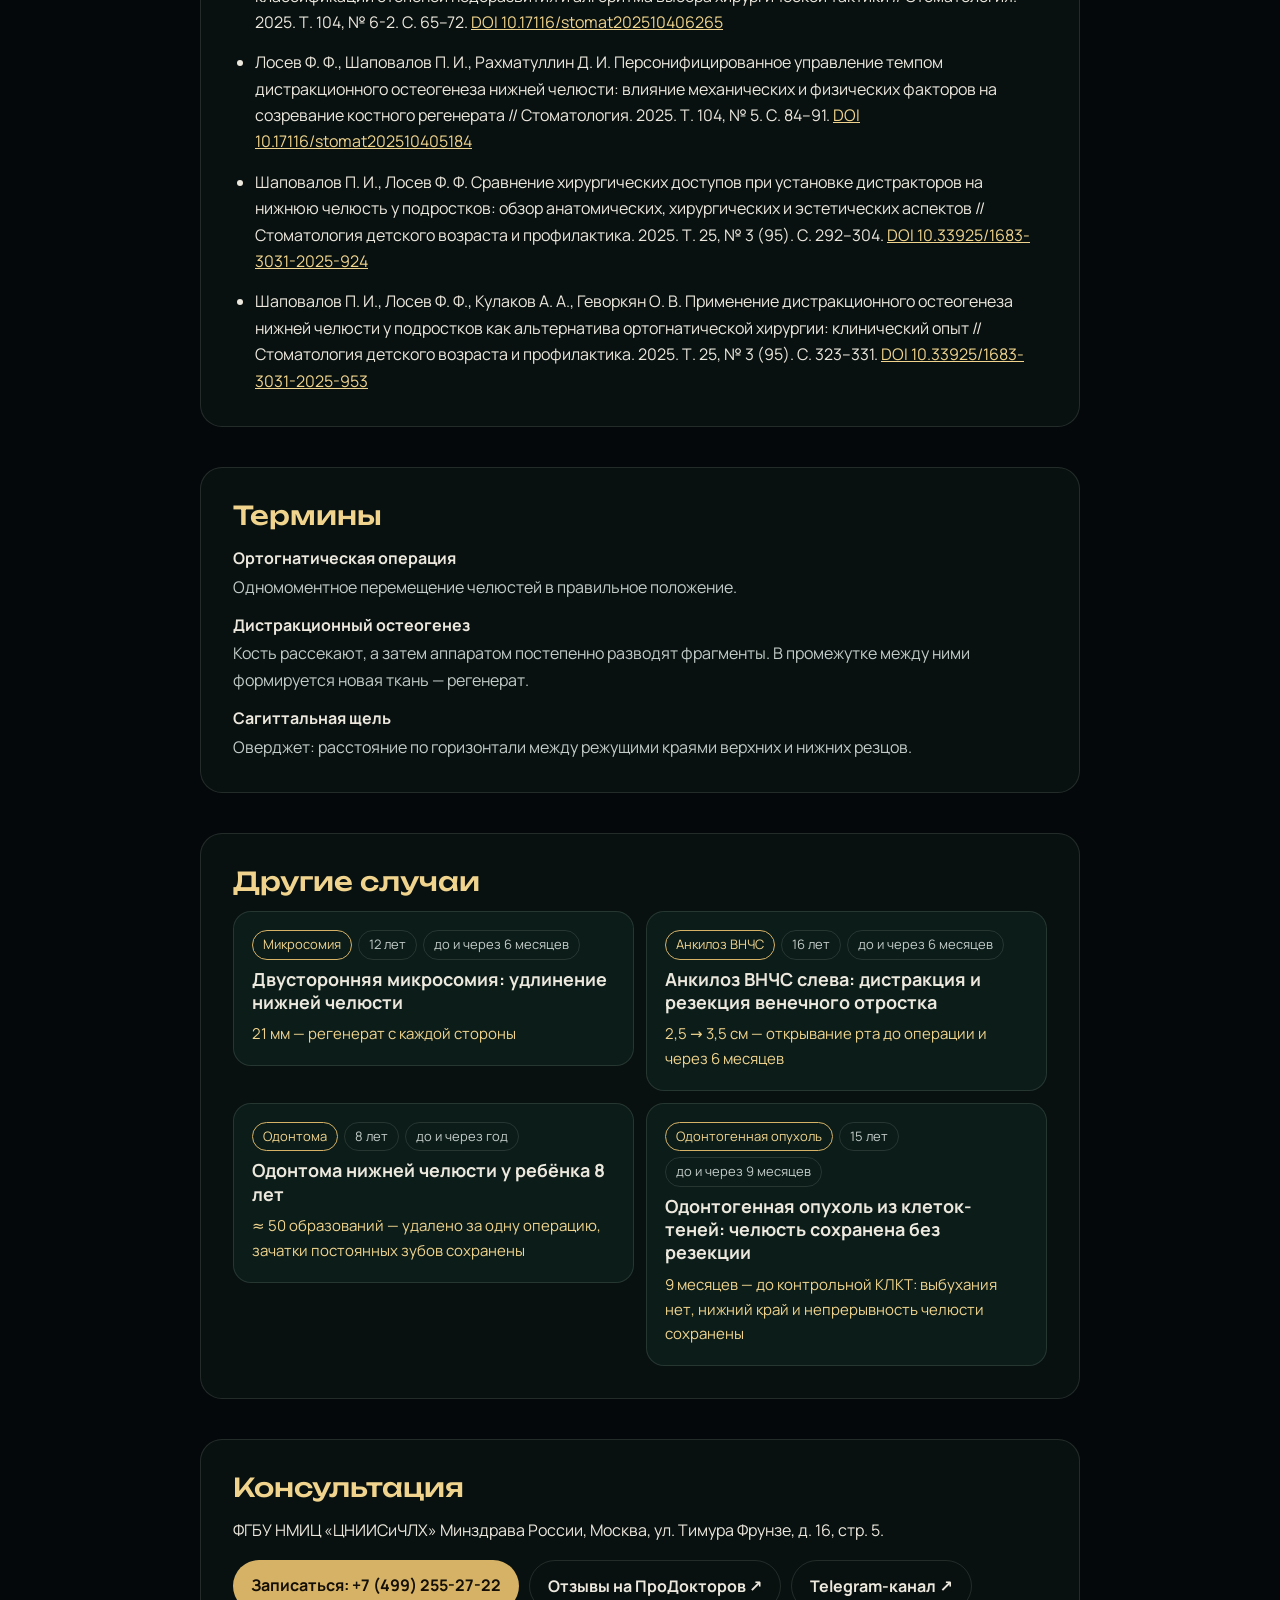
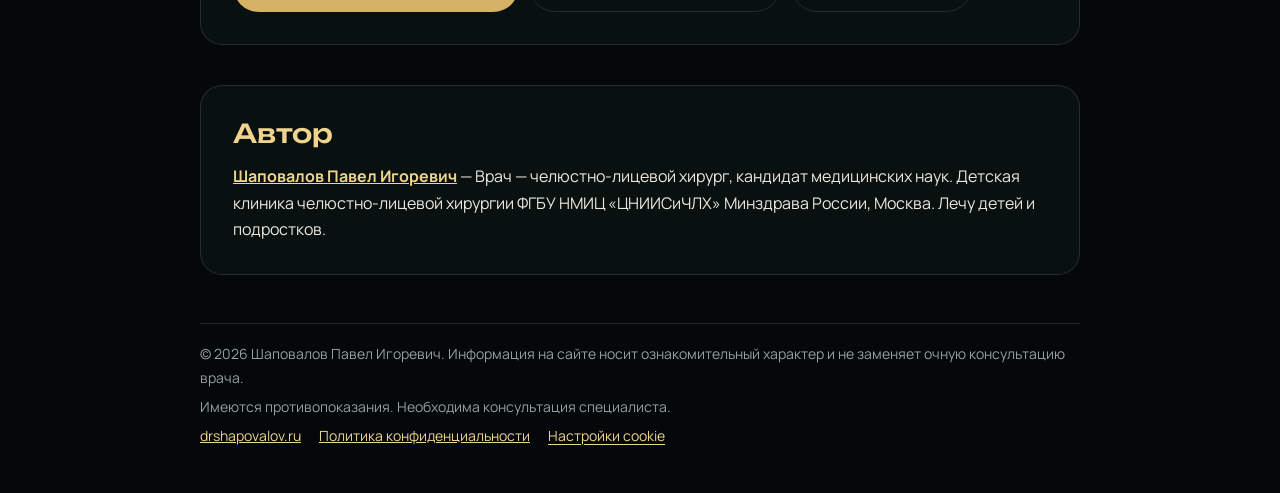
<file: kejsy/distrakciya-vmesto-ortognaticheskoj-operacii/index.html>
<!doctype html>
<html lang="ru">
<head>
<meta charset="utf-8">
<meta name="viewport" content="width=device-width, initial-scale=1, viewport-fit=cover">
<meta http-equiv="Content-Security-Policy" content="default-src 'self'; script-src 'self' 'sha256-iaZMs8GlTU1CPDQl8Vbk0Mz305JL4rM+sHk4FEvzTMA=' https://mc.yandex.ru https://mc.yandex.com https://yastatic.net; style-src 'self'; font-src 'self'; img-src 'self' data: https://mc.yandex.ru https://mc.yandex.com; connect-src 'self' https://mc.yandex.ru https://mc.yandex.com; frame-src blob: https://mc.yandex.ru https://mc.yandex.com; base-uri 'self'; form-action 'none'; object-src 'none'">
<meta name="referrer" content="strict-origin-when-cross-origin">
<title>Дистракция вместо ортогнатической операции | Шаповалов П. И.</title>
<meta name="description" content="Пациентка была кандидатом на ортогнатическую операцию. Вместе с ортодонтом выбрали дистракционный остеогенез нижней челюсти с двух сторон, КДА с радиусом…">
<link rel="canonical" href="https://drshapovalov.ru/kejsy/distrakciya-vmesto-ortognaticheskoj-operacii/">
<meta property="og:type" content="article"><meta property="og:locale" content="ru_RU"><meta property="og:site_name" content="Dr. Shapovalov">
<meta property="og:title" content="Дистракция вместо ортогнатической операции | Шаповалов П. И."><meta property="og:description" content="Пациентка была кандидатом на ортогнатическую операцию. Вместе с ортодонтом выбрали дистракционный остеогенез нижней челюсти с двух сторон, КДА с радиусом…"><meta property="og:url" content="https://drshapovalov.ru/kejsy/distrakciya-vmesto-ortognaticheskoj-operacii/">
<meta property="og:image" content="https://drshapovalov.ru/img/og-cover.jpg"><meta name="twitter:card" content="summary_large_image">
<meta name="theme-color" content="#05080a">
<link rel="icon" href="/favicon.ico" sizes="48x48">
<link rel="icon" href="/favicon.svg" type="image/svg+xml">
<link rel="apple-touch-icon" href="/apple-touch-icon.png">
<link rel="stylesheet" href="/fonts/fonts.css">
<link rel="stylesheet" href="/pages.css">


<script type="application/ld+json">{"@context": "https://schema.org", "@graph": [{"@type": "MedicalWebPage", "@id": "https://drshapovalov.ru/kejsy/distrakciya-vmesto-ortognaticheskoj-operacii/", "url": "https://drshapovalov.ru/kejsy/distrakciya-vmesto-ortognaticheskoj-operacii/", "name": "Дистракция вместо ортогнатической операции | Шаповалов П. И.", "description": "Пациентка была кандидатом на ортогнатическую операцию. Вместе с ортодонтом выбрали дистракционный остеогенез нижней челюсти с двух сторон, КДА с радиусом…", "inLanguage": "ru", "about": {"@type": "MedicalCondition", "name": "Дистракция"}, "author": {"@id": "https://drshapovalov.ru/#person"}, "reviewedBy": {"@id": "https://drshapovalov.ru/#person"}, "isPartOf": {"@id": "https://drshapovalov.ru/#site"}}, {"@type": "BreadcrumbList", "itemListElement": [{"@type": "ListItem", "position": 1, "name": "Главная", "item": "https://drshapovalov.ru/"}, {"@type": "ListItem", "position": 2, "name": "Клинические случаи", "item": "https://drshapovalov.ru/kejsy/"}, {"@type": "ListItem", "position": 3, "name": "Дистракция вместо ортогнатической операции", "item": "https://drshapovalov.ru/kejsy/distrakciya-vmesto-ortognaticheskoj-operacii/"}]}]}</script>
</head>
<body>
<header class="top"><a class="brand" href="/"><span class="mark">Ш.</span> Павел Шаповалов</a>
<nav><a href="/lechenie/distraktsionnyj-osteogenez/">Дистракция</a><a href="/lechenie/distraktsionnyj-osteogenez/istoriya/">История метода</a><a href="/kejsy/">Кейсы</a><a href="/#contacts">Контакты</a></nav></header>
<main>
<p class="crumbs"><a href="/">Главная</a> <span aria-hidden="true">/</span> <a href="/kejsy/">Клинические случаи</a> <span aria-hidden="true">/</span> <span aria-current="page">Дистракция вместо ортогнатической операции</span></p>
<article>
<p class="tags"><span class="tag">Дистракция</span><span class="tag">17 лет</span><span class="tag">аппараты сняты через 5 месяцев</span></p>
<h1>Дистракция вместо ортогнатической операции</h1>
<div class="result"><span class="big">7,93 → 2 <small>мм</small></span><span><a class="term" href="#t-overjet">сагиттальная щель</a> до и после лечения</span></div>
<section class="block"><h2>Ход лечения</h2><ul class="points"><li>Пациентка была кандидатом на <a class="term" href="#t-ortho">ортогнатическую операцию</a></li><li>Вместе с ортодонтом выбрали <a class="term" href="#t-dist">дистракционный остеогенез</a> нижней челюсти с двух сторон, КДА с радиусом кривизны 70°</li><li>План: справа 11 мм, слева 7 мм. Под контролем ортодонта дистракция остановлена досрочно, <strong>регенерат 7 мм с обеих сторон</strong></li><li>После завершающего ортодонтического лечения ортогнатическая операция <strong>не потребовалась</strong></li></ul>
<table class="bars"><caption>Цифры случая</caption><tr><th scope="row">До</th><td>7,93 мм</td></tr><tr><th scope="row">После</th><td>2 мм</td></tr></table></section>
<section class="block"><h2>Фото и снимки</h2><div class="gal"><figure><a class="zoom" href="/img/cases/dist-face.webp" data-cap="Лицо до и после: анфас и профиль"><img src="/img/cases/dist-face.webp" alt="Пациентка 17 лет: анфас и профиль до и после лечения. Глаза закрыты." loading="lazy"></a><figcaption>Лицо до и после: анфас и профиль</figcaption></figure><figure><a class="zoom" href="/img/cases/dist-bite.webp" data-cap="Прикус до и после"><img src="/img/cases/dist-bite.webp" alt="Прикус на брекет-системе до и после дистракции." loading="lazy"></a><figcaption>Прикус до и после</figcaption></figure><figure><a class="zoom" href="/img/cases/dist-ct.webp" data-cap="КТ до и после: сагиттальная щель 7,93 → 2,0 мм"><img src="/img/cases/dist-ct.webp" alt="3D-КТ и срезы КТ до и после: сагиттальная щель 7,93 мм до лечения и 2,0 мм после." loading="lazy"></a><figcaption>КТ до и после: сагиттальная щель 7,93 → 2,0 мм</figcaption></figure></div><p class="note">Публикуется с письменного согласия.</p></section>
<section class="block"><h2>О методе</h2><p><a href="/lechenie/distraktsionnyj-osteogenez/">Дистракционный остеогенез нижней челюсти у детей: как проходит лечение →</a></p><p><a href="/lechenie/distraktsionnyj-osteogenez/istoriya/">История метода →</a></p></section>
<section class="block"><h2>Статьи по теме</h2><ul class="pubs"><li>Шаповалов П. И., Геворкян О. В., Бабиченко И. И., Геворкян А. А., Ходячий А. Е. Структурно-функциональные особенности дистракционного остеогенеза нижней челюсти у детей и подростков: клинико-рентгенологическое и морфологическое исследование // Стоматология детского возраста и профилактика. 2026. Т. 26, № 3. <a href="https://doi.org/10.33925/1683-3031-2026-1066" target="_blank" rel="noopener">DOI 10.33925/1683-3031-2026-1066</a></li><li>Лосев Ф. Ф., Шаповалов П. И. Методологические ошибки при сопоставлении ультразвуковой и томографической картины дистракционного регенерата нижней челюсти // Пластическая хирургия и эстетическая медицина. 2026. № 4, вып. 2. С. 51–58. <a href="https://doi.org/10.17116/plast.hirurgia202604251" target="_blank" rel="noopener">DOI 10.17116/plast.hirurgia202604251</a></li><li>Кулаков А. А., Шаповалов П. И., Геворкян О. В., Ходячий А. Е., Геворкян А. А. Анатомические отрезки нижней челюсти как основа для количественной оценки ростовой динамики и асимметрии // Медицинский вестник МВД. 2026. № 6 (145). <a href="https://doi.org/10.52341/20738080_2026_145_6_2" target="_blank" rel="noopener">DOI 10.52341/20738080_2026_145_6_2</a></li><li>Лосев Ф. Ф., Шаповалов П. И., Геворкян О. В. Применение дистракционного остеогенеза нижней челюсти у подростков как альтернатива ортогнатической хирургии: серия клинических случаев // Вестник Авиценны. 2026. Т. 28, № 3. С. 887–897. <a href="https://doi.org/10.25005/2074-0581-2026-28-3-887-897" target="_blank" rel="noopener">DOI 10.25005/2074-0581-2026-28-3-887-897</a></li><li>Шаповалов П. И., Лосев Ф. Ф., Кулаков А. А., Геворкян О. В. Анализ ошибок и осложнений дистракционного остеогенеза нижней челюсти у детей и подростков: отчёт о трёх клинических случаях // Оперативная хирургия и клиническая анатомия (Пироговский научный журнал). 2026. Т. 10, № 1. С. 45–54. <a href="https://doi.org/10.17116/operhirurg20261001145" target="_blank" rel="noopener">DOI 10.17116/operhirurg20261001145</a></li><li>Лосев Ф. Ф., Шаповалов П. И., Ходячий А. Е., Кулаков А. А. Оценка точности выполнения дистракционного остеогенеза нижней челюсти у детей. Клинико-рентгенологический анализ // Медицинский вестник МВД. 2025. Т. 139, № 6. С. 2–9. <a href="https://doi.org/10.52341/20738080_2025_139_6_2" target="_blank" rel="noopener">DOI 10.52341/20738080_2025_139_6_2</a></li><li>Лосев Ф. Ф., Шаповалов П. И., Кулаков А. А. Выбор типа компрессионно-дистракционного аппарата при недоразвитии нижней челюсти в зависимости от её морфометрических параметров // Стоматология. 2025. Т. 104, № 6-2. С. 38–43. <a href="https://doi.org/10.17116/stomat202510406238" target="_blank" rel="noopener">DOI 10.17116/stomat202510406238</a></li><li>Лосев Ф. Ф., Шаповалов П. И., Кулаков А. А., Геворкян О. В. Сравнительный морфометрический анализ размеров тела и ветви нижней челюсти у подростков с различными формами недоразвития: разработка классификации степеней недоразвития и алгоритма выбора хирургической тактики // Стоматология. 2025. Т. 104, № 6-2. С. 65–72. <a href="https://doi.org/10.17116/stomat202510406265" target="_blank" rel="noopener">DOI 10.17116/stomat202510406265</a></li><li>Лосев Ф. Ф., Шаповалов П. И., Рахматуллин Д. И. Персонифицированное управление темпом дистракционного остеогенеза нижней челюсти: влияние механических и физических факторов на созревание костного регенерата // Стоматология. 2025. Т. 104, № 5. С. 84–91. <a href="https://doi.org/10.17116/stomat202510405184" target="_blank" rel="noopener">DOI 10.17116/stomat202510405184</a></li><li>Шаповалов П. И., Лосев Ф. Ф. Сравнение хирургических доступов при установке дистракторов на нижнюю челюсть у подростков: обзор анатомических, хирургических и эстетических аспектов // Стоматология детского возраста и профилактика. 2025. Т. 25, № 3 (95). С. 292–304. <a href="https://doi.org/10.33925/1683-3031-2025-924" target="_blank" rel="noopener">DOI 10.33925/1683-3031-2025-924</a></li><li>Шаповалов П. И., Лосев Ф. Ф., Кулаков А. А., Геворкян О. В. Применение дистракционного остеогенеза нижней челюсти у подростков как альтернатива ортогнатической хирургии: клинический опыт // Стоматология детского возраста и профилактика. 2025. Т. 25, № 3 (95). С. 323–331. <a href="https://doi.org/10.33925/1683-3031-2025-953" target="_blank" rel="noopener">DOI 10.33925/1683-3031-2025-953</a></li></ul></section>
<section class="block"><h2>Термины</h2><dl class="gloss"><dt id="t-ortho">Ортогнатическая операция</dt><dd>Одномоментное перемещение челюстей в правильное положение.</dd><dt id="t-dist">Дистракционный остеогенез</dt><dd>Кость рассекают, а затем аппаратом постепенно разводят фрагменты. В промежутке между ними формируется новая ткань — регенерат.</dd><dt id="t-overjet">Сагиттальная щель</dt><dd>Оверджет: расстояние по горизонтали между режущими краями верхних и нижних резцов.</dd></dl></section>
<section class="block"><h2>Другие случаи</h2><ul class="cards"><li><a class="card" href="/kejsy/mikrosomiya-udlinenie-nizhnej-chelyusti/"><span class="tags"><span class="tag">Микросомия</span><span class="tag">12 лет</span><span class="tag">до и через 6 месяцев</span></span><strong>Двусторонняя микросомия: удлинение нижней челюсти</strong><span class="metric">21 мм — регенерат с каждой стороны</span></a></li><li><a class="card" href="/kejsy/ankiloz-vnchs-u-podrostka/"><span class="tags"><span class="tag">Анкилоз ВНЧС</span><span class="tag">16 лет</span><span class="tag">до и через 6 месяцев</span></span><strong>Анкилоз ВНЧС слева: дистракция и резекция венечного отростка</strong><span class="metric">2,5 → 3,5 см — открывание рта до операции и через 6 месяцев</span></a></li><li><a class="card" href="/kejsy/odontoma-nizhnej-chelyusti/"><span class="tags"><span class="tag">Одонтома</span><span class="tag">8 лет</span><span class="tag">до и через год</span></span><strong>Одонтома нижней челюсти у ребёнка 8 лет</strong><span class="metric">≈ 50 образований — удалено за одну операцию, зачатки постоянных зубов сохранены</span></a></li><li><a class="card" href="/kejsy/odontogennaya-opuhol-bez-rezekcii/"><span class="tags"><span class="tag">Одонтогенная опухоль</span><span class="tag">15 лет</span><span class="tag">до и через 9 месяцев</span></span><strong>Одонтогенная опухоль из клеток-теней: челюсть сохранена без резекции</strong><span class="metric">9 месяцев — до контрольной КЛКТ: выбухания нет, нижний край и непрерывность челюсти сохранены</span></a></li></ul></section>
</article>
<section class="block cta">
  <h2>Консультация</h2>
  <p>ФГБУ НМИЦ «ЦНИИСиЧЛХ» Минздрава России, Москва, ул. Тимура Фрунзе, д. 16, стр. 5.</p>
  <p class="row"><a class="btn" href="tel:+74992552722">Записаться: +7 (499) 255-27-22</a>
  <a class="btn ghost" href="https://prodoctorov.ru/moskva/vrach/928950-shapovalov/" target="_blank" rel="noopener">Отзывы на ПроДокторов ↗</a>
  <a class="btn ghost" href="https://t.me/SHAPOVALOV_DR" target="_blank" rel="noopener">Telegram-канал ↗</a></p>
</section>
<section class="block author">
  <h2>Автор</h2>
  <p><a href="/"><strong>Шаповалов Павел Игоревич</strong></a> — Врач — челюстно-лицевой хирург, кандидат медицинских наук. Детская клиника челюстно-лицевой хирургии ФГБУ НМИЦ «ЦНИИСиЧЛХ» Минздрава России, Москва. Лечу детей и подростков.</p>
</section>
</main>
<footer><p>© 2026 Шаповалов Павел Игоревич. Информация на сайте носит ознакомительный характер и не заменяет очную консультацию врача.</p>
<p>Имеются противопоказания. Необходима консультация специалиста.</p>
<p class="legal"><a href="/">drshapovalov.ru</a> <a href="/privacy/">Политика конфиденциальности</a> <button type="button" class="linkish" id="ck-open">Настройки cookie</button></p></footer>
<div class="ck" id="ck" role="region" aria-label="Cookie-файлы" hidden>
  <p>Разрешить cookie Яндекс Метрики? <a href="/privacy/">Подробнее</a></p>
  <p class="ck-btns"><button type="button" id="ck-yes">Принять</button><button type="button" id="ck-no">Отклонить</button></p>
</div>
<dialog id="lb" class="lb" aria-label="Снимок крупно"><button type="button" class="lb-x" data-close aria-label="Закрыть">×</button><img alt=""><p></p></dialog>
<script>(function(){var id=113980040,K="ck-consent",b=document.getElementById("ck"),on=false;function g(){try{return localStorage.getItem(K)}catch(e){return null}}function st(v){try{localStorage.setItem(K,v)}catch(e){}}function drop(){document.cookie.split(";").forEach(function(c){var n=c.split("=")[0].trim();if(n.indexOf("_ym")===0)["","; domain="+location.hostname,"; domain=."+location.hostname.replace(/^www\./,"")].forEach(function(d){document.cookie=n+"=; expires=Thu, 01 Jan 1970 00:00:00 GMT; path=/"+d})})}function load(){if(on||!id)return;on=true;window.ym=window.ym||function(){(window.ym.a=window.ym.a||[]).push(arguments)};window.ym.l=+new Date;var s=document.createElement("script");s.async=1;s.src="https://mc.yandex.ru/metrika/tag.js?id="+id;document.head.appendChild(s);ym(id,"init",{ssr:true,clickmap:true,trackLinks:true,accurateTrackBounce:true,webvisor:false})}document.getElementById("ck-yes").onclick=function(){st("yes");b.hidden=true;load()};document.getElementById("ck-no").onclick=function(){var w=on;st("no");b.hidden=true;drop();if(w)location.reload()};document.getElementById("ck-open").onclick=function(){b.hidden=false};if(id){var v=g();if(v==="yes")load();else if(v!=="no")b.hidden=false}document.addEventListener("click",function(ev){if(!on)return;var a=ev.target.closest&&ev.target.closest("a[href]");if(!a)return;var u=a.getAttribute("href"),t=/^tel:/.test(u)?"phone":/^mailto:/.test(u)?"email":/t\.me\//.test(u)?"telegram":/prodoctorov/.test(u)?"prodoctorov":"";if(t)ym(id,"reachGoal",t)},true)})();(function(){var d=document.getElementById("lb");if(!d||!d.showModal)return;var im=d.querySelector("img"),cp=d.querySelector("p");document.addEventListener("click",function(ev){var a=ev.target.closest&&ev.target.closest("a.zoom");if(!a)return;ev.preventDefault();im.src=a.getAttribute("href");im.alt=(a.querySelector("img")||{}).alt||"";cp.textContent=a.dataset.cap||"";d.showModal()});d.addEventListener("click",function(ev){if(ev.target===d||ev.target.closest("[data-close]"))d.close()})})();</script>
</body>
</html>
</file>
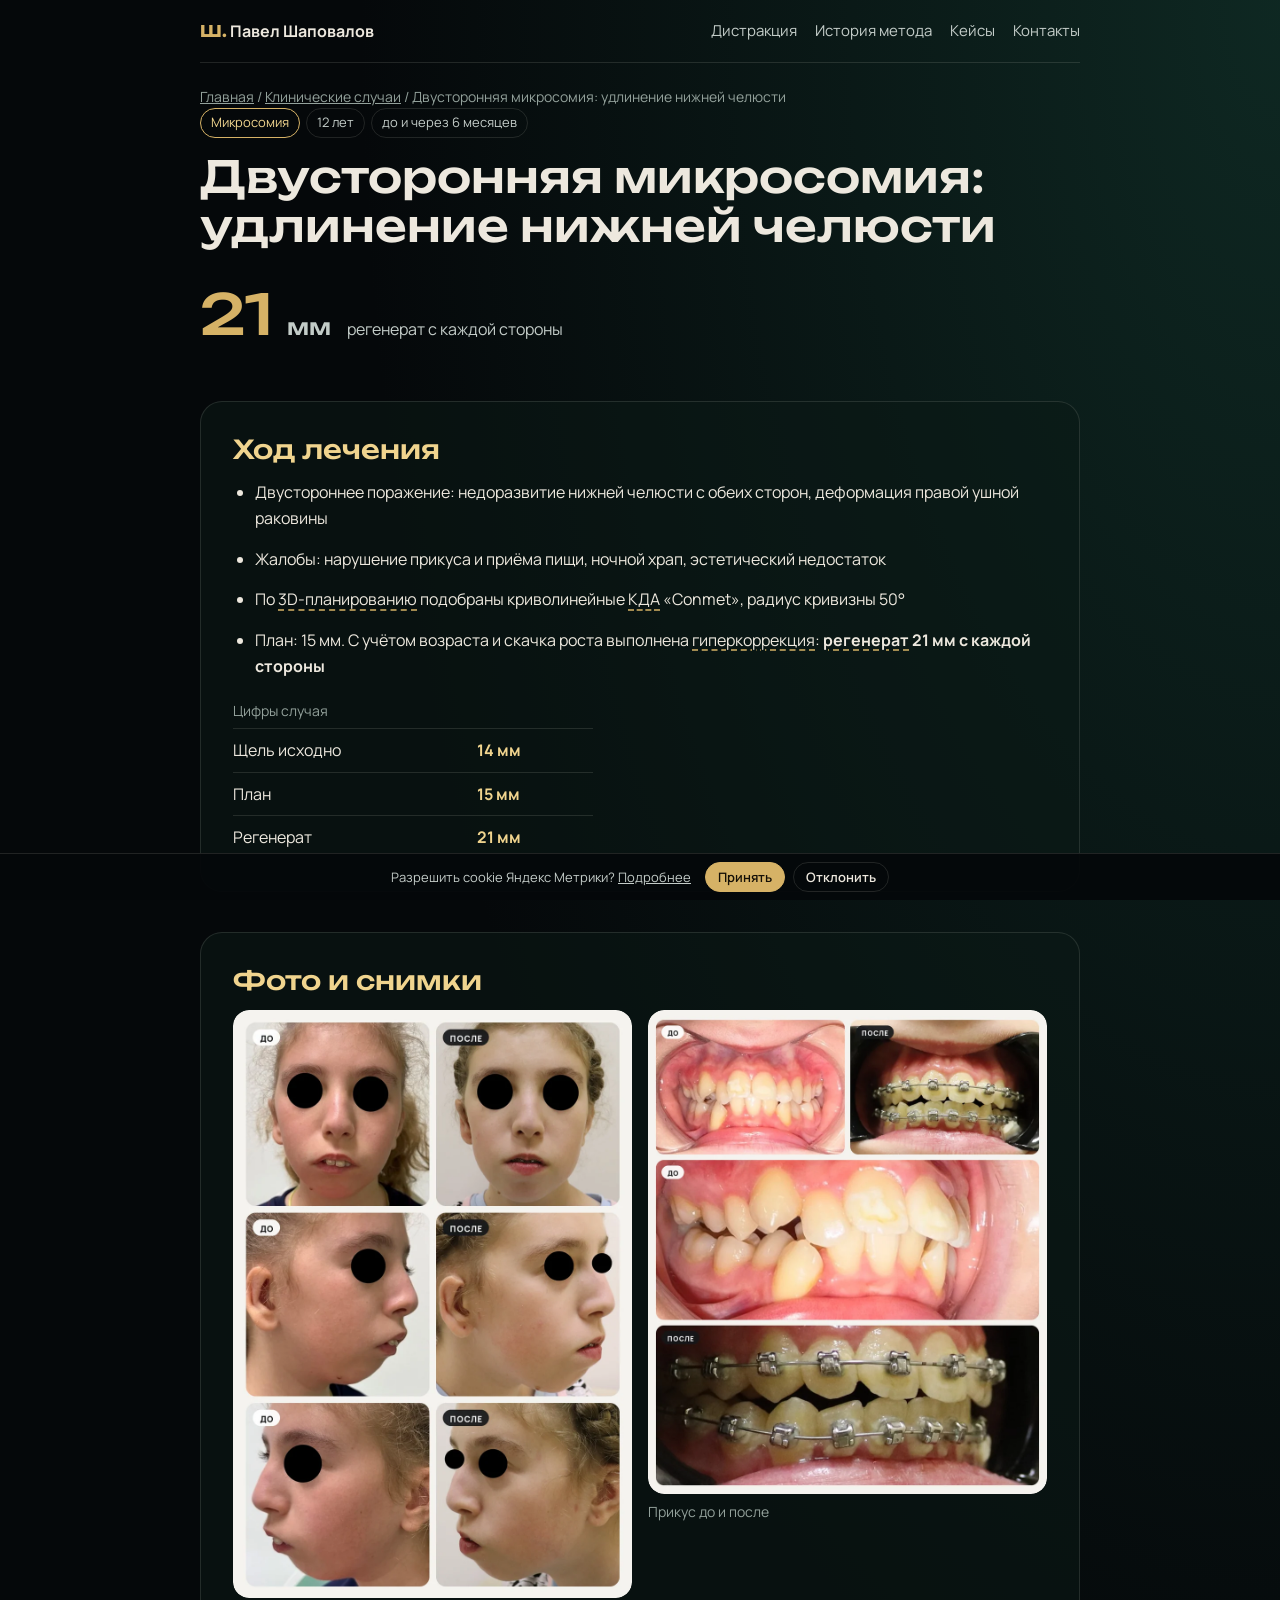
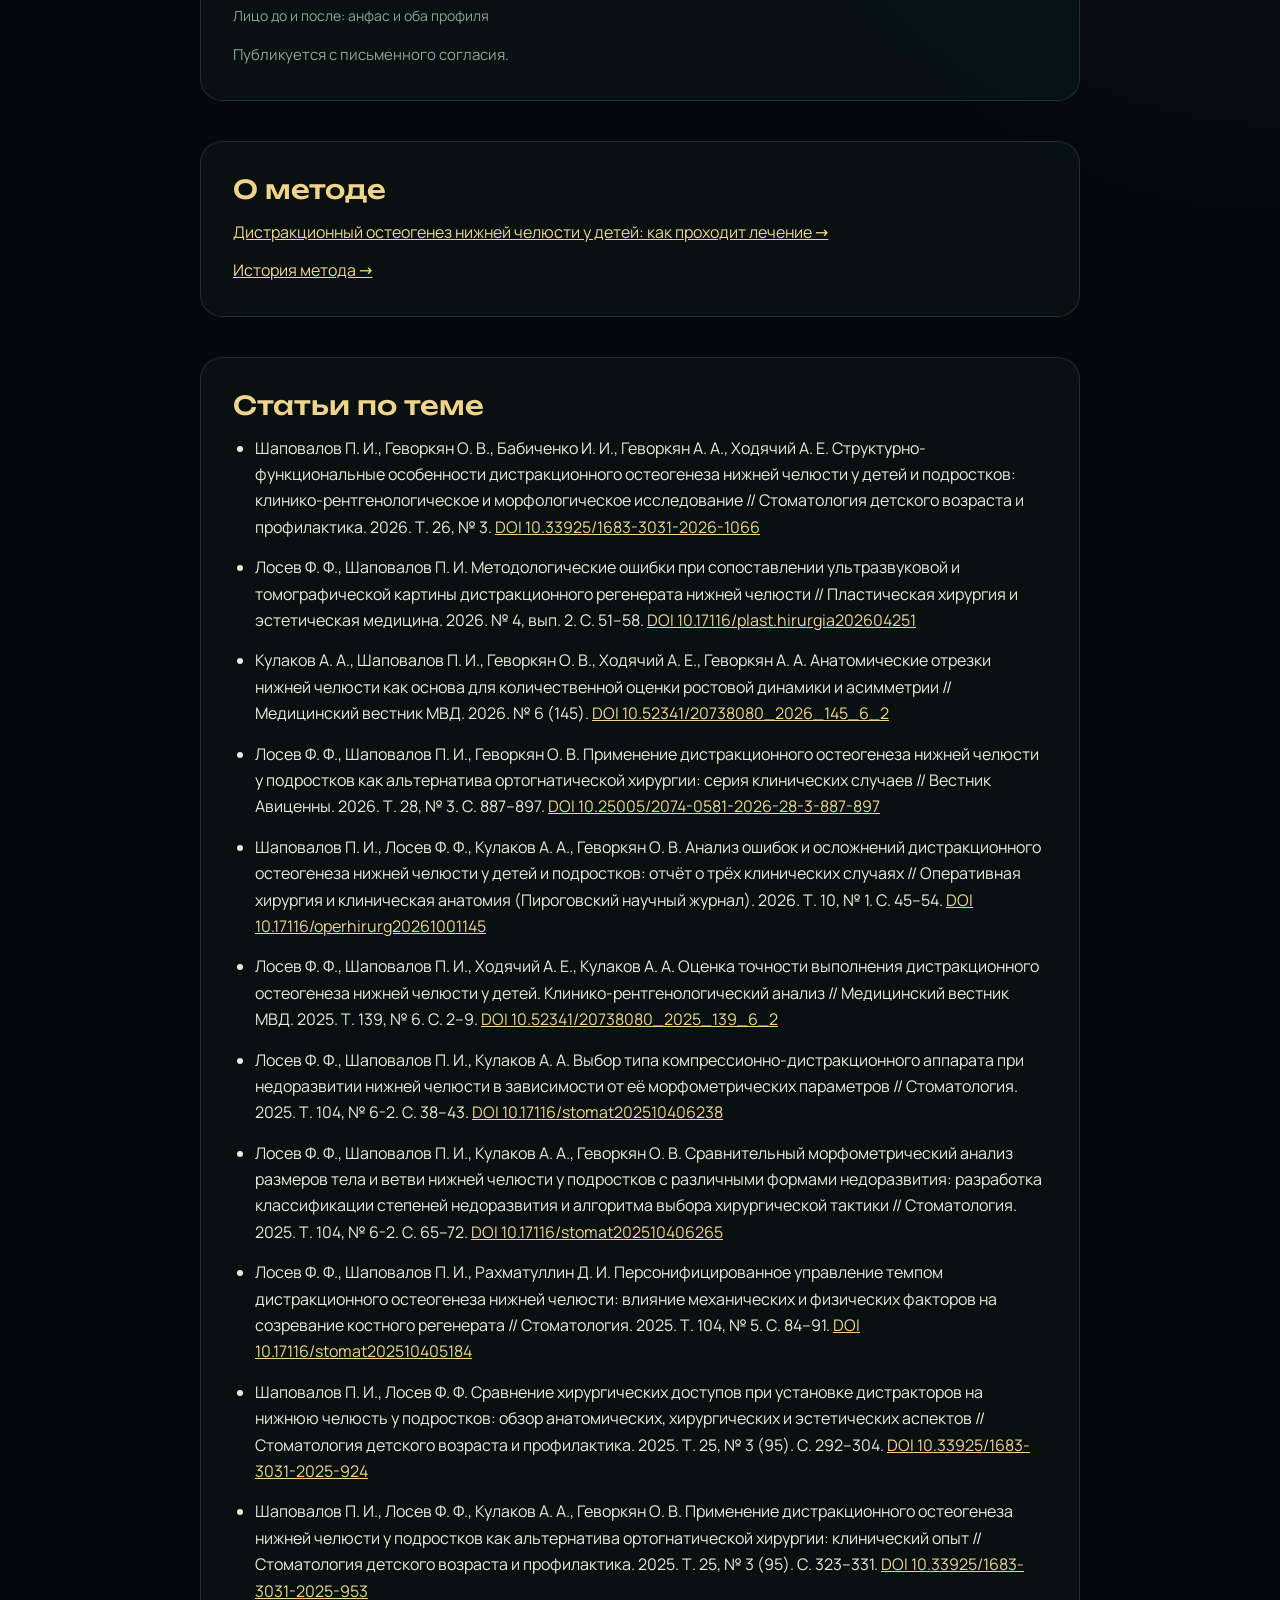
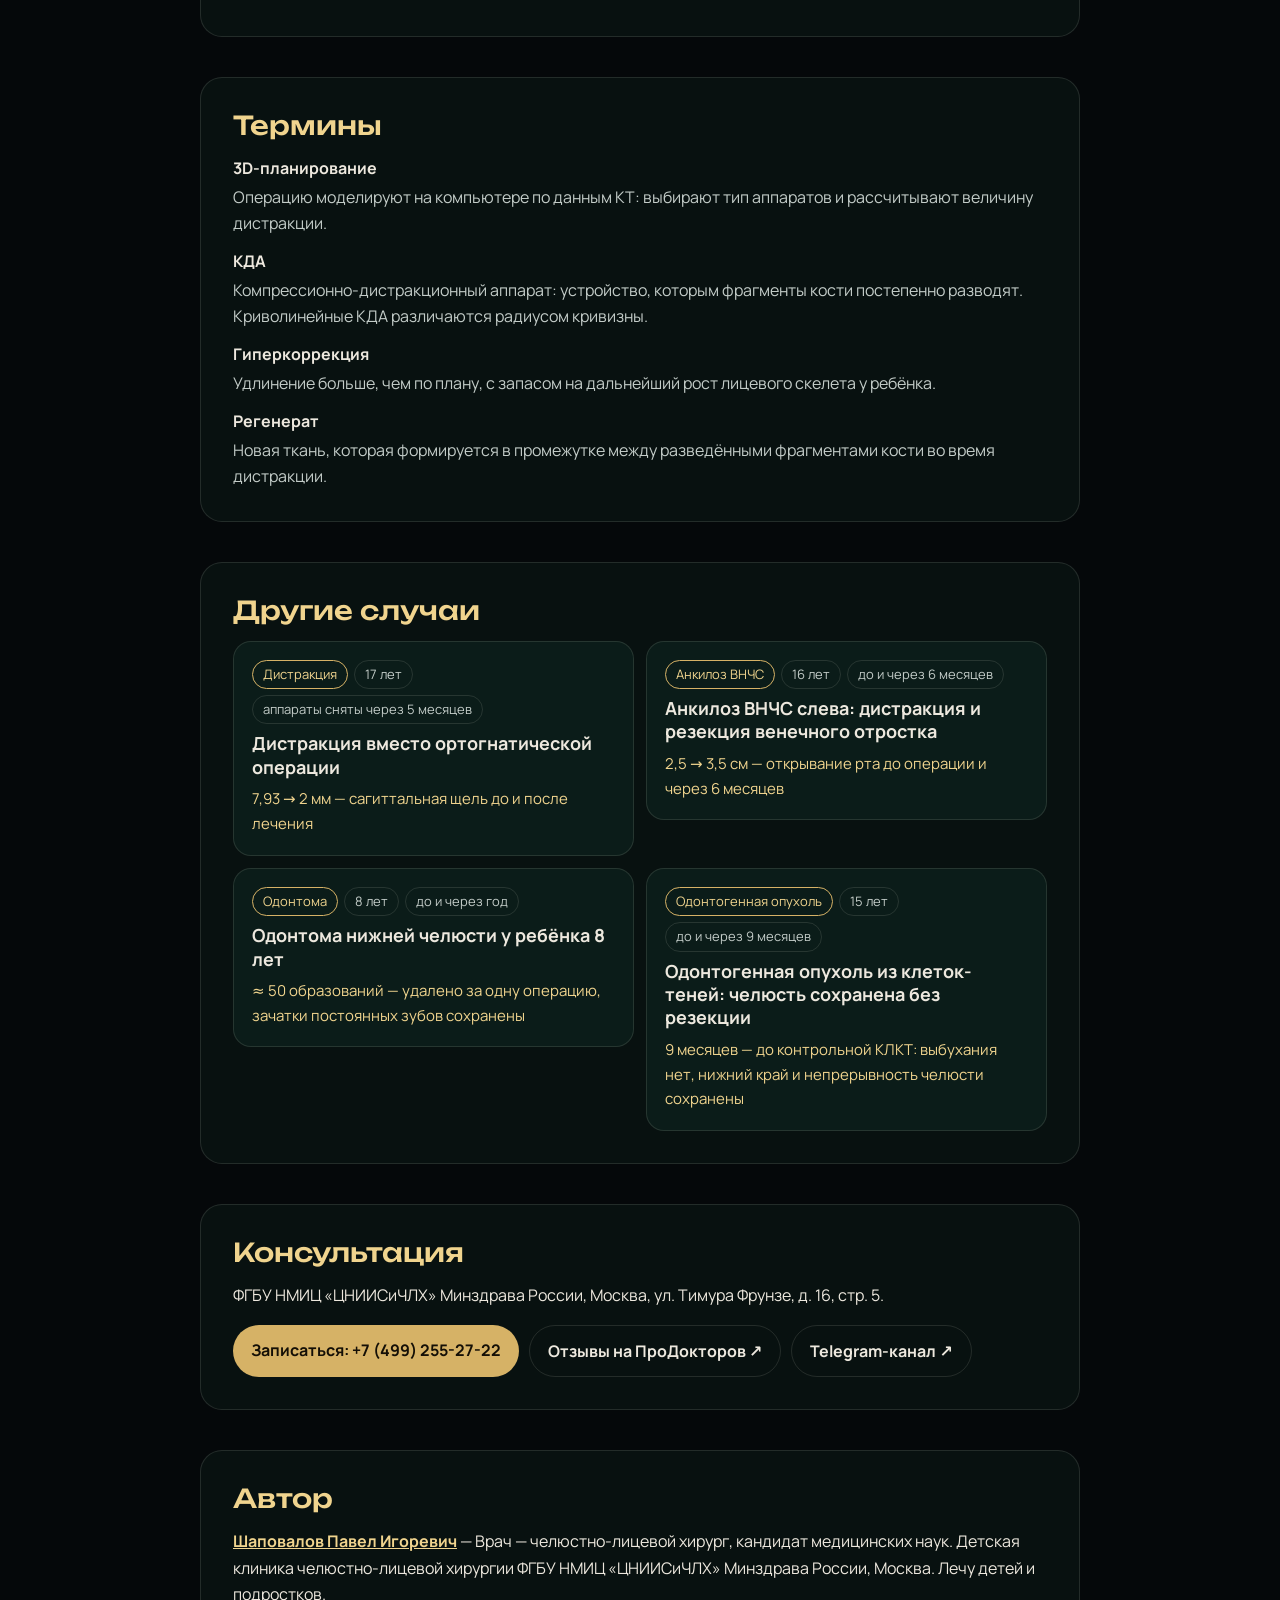
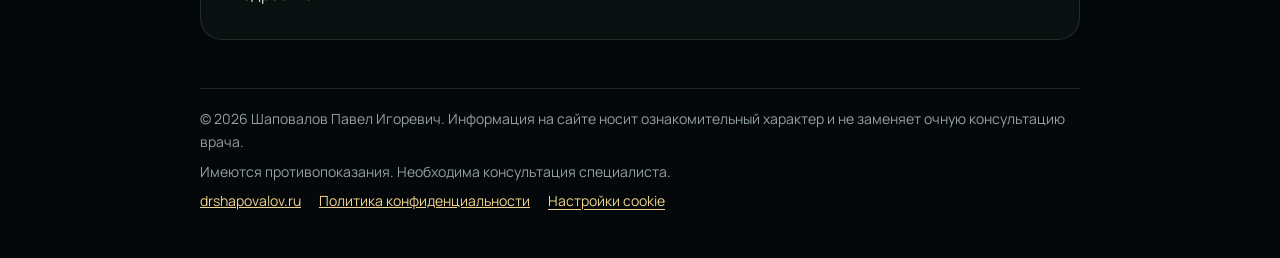
<file: kejsy/mikrosomiya-udlinenie-nizhnej-chelyusti/index.html>
<!doctype html>
<html lang="ru">
<head>
<meta charset="utf-8">
<meta name="viewport" content="width=device-width, initial-scale=1, viewport-fit=cover">
<meta http-equiv="Content-Security-Policy" content="default-src 'self'; script-src 'self' 'sha256-iaZMs8GlTU1CPDQl8Vbk0Mz305JL4rM+sHk4FEvzTMA=' https://mc.yandex.ru https://mc.yandex.com https://yastatic.net; style-src 'self'; font-src 'self'; img-src 'self' data: https://mc.yandex.ru https://mc.yandex.com; connect-src 'self' https://mc.yandex.ru https://mc.yandex.com; frame-src blob: https://mc.yandex.ru https://mc.yandex.com; base-uri 'self'; form-action 'none'; object-src 'none'">
<meta name="referrer" content="strict-origin-when-cross-origin">
<title>Двусторонняя микросомия: удлинение нижней челюсти | Шаповалов П. И.</title>
<meta name="description" content="Двустороннее поражение: недоразвитие нижней челюсти с обеих сторон, деформация правой ушной раковины. Жалобы: нарушение прикуса и приёма пищи, ночной храп…">
<link rel="canonical" href="https://drshapovalov.ru/kejsy/mikrosomiya-udlinenie-nizhnej-chelyusti/">
<meta property="og:type" content="article"><meta property="og:locale" content="ru_RU"><meta property="og:site_name" content="Dr. Shapovalov">
<meta property="og:title" content="Двусторонняя микросомия: удлинение нижней челюсти | Шаповалов П. И."><meta property="og:description" content="Двустороннее поражение: недоразвитие нижней челюсти с обеих сторон, деформация правой ушной раковины. Жалобы: нарушение прикуса и приёма пищи, ночной храп…"><meta property="og:url" content="https://drshapovalov.ru/kejsy/mikrosomiya-udlinenie-nizhnej-chelyusti/">
<meta property="og:image" content="https://drshapovalov.ru/img/og-cover.jpg"><meta name="twitter:card" content="summary_large_image">
<meta name="theme-color" content="#05080a">
<link rel="icon" href="/favicon.ico" sizes="48x48">
<link rel="icon" href="/favicon.svg" type="image/svg+xml">
<link rel="apple-touch-icon" href="/apple-touch-icon.png">
<link rel="stylesheet" href="/fonts/fonts.css">
<link rel="stylesheet" href="/pages.css">


<script type="application/ld+json">{"@context": "https://schema.org", "@graph": [{"@type": "MedicalWebPage", "@id": "https://drshapovalov.ru/kejsy/mikrosomiya-udlinenie-nizhnej-chelyusti/", "url": "https://drshapovalov.ru/kejsy/mikrosomiya-udlinenie-nizhnej-chelyusti/", "name": "Двусторонняя микросомия: удлинение нижней челюсти | Шаповалов П. И.", "description": "Двустороннее поражение: недоразвитие нижней челюсти с обеих сторон, деформация правой ушной раковины. Жалобы: нарушение прикуса и приёма пищи, ночной храп…", "inLanguage": "ru", "about": {"@type": "MedicalCondition", "name": "Микросомия"}, "author": {"@id": "https://drshapovalov.ru/#person"}, "reviewedBy": {"@id": "https://drshapovalov.ru/#person"}, "isPartOf": {"@id": "https://drshapovalov.ru/#site"}}, {"@type": "BreadcrumbList", "itemListElement": [{"@type": "ListItem", "position": 1, "name": "Главная", "item": "https://drshapovalov.ru/"}, {"@type": "ListItem", "position": 2, "name": "Клинические случаи", "item": "https://drshapovalov.ru/kejsy/"}, {"@type": "ListItem", "position": 3, "name": "Двусторонняя микросомия: удлинение нижней челюсти", "item": "https://drshapovalov.ru/kejsy/mikrosomiya-udlinenie-nizhnej-chelyusti/"}]}]}</script>
</head>
<body>
<header class="top"><a class="brand" href="/"><span class="mark">Ш.</span> Павел Шаповалов</a>
<nav><a href="/lechenie/distraktsionnyj-osteogenez/">Дистракция</a><a href="/lechenie/distraktsionnyj-osteogenez/istoriya/">История метода</a><a href="/kejsy/">Кейсы</a><a href="/#contacts">Контакты</a></nav></header>
<main>
<p class="crumbs"><a href="/">Главная</a> <span aria-hidden="true">/</span> <a href="/kejsy/">Клинические случаи</a> <span aria-hidden="true">/</span> <span aria-current="page">Двусторонняя микросомия: удлинение нижней челюсти</span></p>
<article>
<p class="tags"><span class="tag">Микросомия</span><span class="tag">12 лет</span><span class="tag">до и через 6 месяцев</span></p>
<h1>Двусторонняя микросомия: удлинение нижней челюсти</h1>
<div class="result"><span class="big">21 <small>мм</small></span><span>регенерат с каждой стороны</span></div>
<section class="block"><h2>Ход лечения</h2><ul class="points"><li>Двустороннее поражение: недоразвитие нижней челюсти с обеих сторон, деформация правой ушной раковины</li><li>Жалобы: нарушение прикуса и приёма пищи, ночной храп, эстетический недостаток</li><li>По <a class="term" href="#t-plan">3D-планированию</a> подобраны криволинейные <a class="term" href="#t-kda">КДА</a> «Conmet», радиус кривизны 50°</li><li>План: 15 мм. С учётом возраста и скачка роста выполнена <a class="term" href="#t-hyper">гиперкоррекция</a>: <strong><a class="term" href="#t-regen">регенерат</a> 21 мм с каждой стороны</strong></li></ul>
<table class="bars"><caption>Цифры случая</caption><tr><th scope="row">Щель исходно</th><td>14 мм</td></tr><tr><th scope="row">План</th><td>15 мм</td></tr><tr><th scope="row">Регенерат</th><td>21 мм</td></tr></table></section>
<section class="block"><h2>Фото и снимки</h2><div class="gal"><figure><a class="zoom" href="/img/cases/micro-face.webp" data-cap="Лицо до и после: анфас и оба профиля"><img src="/img/cases/micro-face.webp" alt="Пациентка 12 лет с двусторонней микросомией: анфас, правый и левый профиль до и после лечения. Глаза закрыты." loading="lazy"></a><figcaption>Лицо до и после: анфас и оба профиля</figcaption></figure><figure><a class="zoom" href="/img/cases/micro-bite.webp" data-cap="Прикус до и после"><img src="/img/cases/micro-bite.webp" alt="Прикус до лечения и после, на брекет-системе." loading="lazy"></a><figcaption>Прикус до и после</figcaption></figure></div><p class="note">Публикуется с письменного согласия.</p></section>
<section class="block"><h2>О методе</h2><p><a href="/lechenie/distraktsionnyj-osteogenez/">Дистракционный остеогенез нижней челюсти у детей: как проходит лечение →</a></p><p><a href="/lechenie/distraktsionnyj-osteogenez/istoriya/">История метода →</a></p></section>
<section class="block"><h2>Статьи по теме</h2><ul class="pubs"><li>Шаповалов П. И., Геворкян О. В., Бабиченко И. И., Геворкян А. А., Ходячий А. Е. Структурно-функциональные особенности дистракционного остеогенеза нижней челюсти у детей и подростков: клинико-рентгенологическое и морфологическое исследование // Стоматология детского возраста и профилактика. 2026. Т. 26, № 3. <a href="https://doi.org/10.33925/1683-3031-2026-1066" target="_blank" rel="noopener">DOI 10.33925/1683-3031-2026-1066</a></li><li>Лосев Ф. Ф., Шаповалов П. И. Методологические ошибки при сопоставлении ультразвуковой и томографической картины дистракционного регенерата нижней челюсти // Пластическая хирургия и эстетическая медицина. 2026. № 4, вып. 2. С. 51–58. <a href="https://doi.org/10.17116/plast.hirurgia202604251" target="_blank" rel="noopener">DOI 10.17116/plast.hirurgia202604251</a></li><li>Кулаков А. А., Шаповалов П. И., Геворкян О. В., Ходячий А. Е., Геворкян А. А. Анатомические отрезки нижней челюсти как основа для количественной оценки ростовой динамики и асимметрии // Медицинский вестник МВД. 2026. № 6 (145). <a href="https://doi.org/10.52341/20738080_2026_145_6_2" target="_blank" rel="noopener">DOI 10.52341/20738080_2026_145_6_2</a></li><li>Лосев Ф. Ф., Шаповалов П. И., Геворкян О. В. Применение дистракционного остеогенеза нижней челюсти у подростков как альтернатива ортогнатической хирургии: серия клинических случаев // Вестник Авиценны. 2026. Т. 28, № 3. С. 887–897. <a href="https://doi.org/10.25005/2074-0581-2026-28-3-887-897" target="_blank" rel="noopener">DOI 10.25005/2074-0581-2026-28-3-887-897</a></li><li>Шаповалов П. И., Лосев Ф. Ф., Кулаков А. А., Геворкян О. В. Анализ ошибок и осложнений дистракционного остеогенеза нижней челюсти у детей и подростков: отчёт о трёх клинических случаях // Оперативная хирургия и клиническая анатомия (Пироговский научный журнал). 2026. Т. 10, № 1. С. 45–54. <a href="https://doi.org/10.17116/operhirurg20261001145" target="_blank" rel="noopener">DOI 10.17116/operhirurg20261001145</a></li><li>Лосев Ф. Ф., Шаповалов П. И., Ходячий А. Е., Кулаков А. А. Оценка точности выполнения дистракционного остеогенеза нижней челюсти у детей. Клинико-рентгенологический анализ // Медицинский вестник МВД. 2025. Т. 139, № 6. С. 2–9. <a href="https://doi.org/10.52341/20738080_2025_139_6_2" target="_blank" rel="noopener">DOI 10.52341/20738080_2025_139_6_2</a></li><li>Лосев Ф. Ф., Шаповалов П. И., Кулаков А. А. Выбор типа компрессионно-дистракционного аппарата при недоразвитии нижней челюсти в зависимости от её морфометрических параметров // Стоматология. 2025. Т. 104, № 6-2. С. 38–43. <a href="https://doi.org/10.17116/stomat202510406238" target="_blank" rel="noopener">DOI 10.17116/stomat202510406238</a></li><li>Лосев Ф. Ф., Шаповалов П. И., Кулаков А. А., Геворкян О. В. Сравнительный морфометрический анализ размеров тела и ветви нижней челюсти у подростков с различными формами недоразвития: разработка классификации степеней недоразвития и алгоритма выбора хирургической тактики // Стоматология. 2025. Т. 104, № 6-2. С. 65–72. <a href="https://doi.org/10.17116/stomat202510406265" target="_blank" rel="noopener">DOI 10.17116/stomat202510406265</a></li><li>Лосев Ф. Ф., Шаповалов П. И., Рахматуллин Д. И. Персонифицированное управление темпом дистракционного остеогенеза нижней челюсти: влияние механических и физических факторов на созревание костного регенерата // Стоматология. 2025. Т. 104, № 5. С. 84–91. <a href="https://doi.org/10.17116/stomat202510405184" target="_blank" rel="noopener">DOI 10.17116/stomat202510405184</a></li><li>Шаповалов П. И., Лосев Ф. Ф. Сравнение хирургических доступов при установке дистракторов на нижнюю челюсть у подростков: обзор анатомических, хирургических и эстетических аспектов // Стоматология детского возраста и профилактика. 2025. Т. 25, № 3 (95). С. 292–304. <a href="https://doi.org/10.33925/1683-3031-2025-924" target="_blank" rel="noopener">DOI 10.33925/1683-3031-2025-924</a></li><li>Шаповалов П. И., Лосев Ф. Ф., Кулаков А. А., Геворкян О. В. Применение дистракционного остеогенеза нижней челюсти у подростков как альтернатива ортогнатической хирургии: клинический опыт // Стоматология детского возраста и профилактика. 2025. Т. 25, № 3 (95). С. 323–331. <a href="https://doi.org/10.33925/1683-3031-2025-953" target="_blank" rel="noopener">DOI 10.33925/1683-3031-2025-953</a></li></ul></section>
<section class="block"><h2>Термины</h2><dl class="gloss"><dt id="t-plan">3D-планирование</dt><dd>Операцию моделируют на компьютере по данным КТ: выбирают тип аппаратов и рассчитывают величину дистракции.</dd><dt id="t-kda">КДА</dt><dd>Компрессионно-дистракционный аппарат: устройство, которым фрагменты кости постепенно разводят. Криволинейные КДА различаются радиусом кривизны.</dd><dt id="t-hyper">Гиперкоррекция</dt><dd>Удлинение больше, чем по плану, с запасом на дальнейший рост лицевого скелета у ребёнка.</dd><dt id="t-regen">Регенерат</dt><dd>Новая ткань, которая формируется в промежутке между разведёнными фрагментами кости во время дистракции.</dd></dl></section>
<section class="block"><h2>Другие случаи</h2><ul class="cards"><li><a class="card" href="/kejsy/distrakciya-vmesto-ortognaticheskoj-operacii/"><span class="tags"><span class="tag">Дистракция</span><span class="tag">17 лет</span><span class="tag">аппараты сняты через 5 месяцев</span></span><strong>Дистракция вместо ортогнатической операции</strong><span class="metric">7,93 → 2 мм — сагиттальная щель до и после лечения</span></a></li><li><a class="card" href="/kejsy/ankiloz-vnchs-u-podrostka/"><span class="tags"><span class="tag">Анкилоз ВНЧС</span><span class="tag">16 лет</span><span class="tag">до и через 6 месяцев</span></span><strong>Анкилоз ВНЧС слева: дистракция и резекция венечного отростка</strong><span class="metric">2,5 → 3,5 см — открывание рта до операции и через 6 месяцев</span></a></li><li><a class="card" href="/kejsy/odontoma-nizhnej-chelyusti/"><span class="tags"><span class="tag">Одонтома</span><span class="tag">8 лет</span><span class="tag">до и через год</span></span><strong>Одонтома нижней челюсти у ребёнка 8 лет</strong><span class="metric">≈ 50 образований — удалено за одну операцию, зачатки постоянных зубов сохранены</span></a></li><li><a class="card" href="/kejsy/odontogennaya-opuhol-bez-rezekcii/"><span class="tags"><span class="tag">Одонтогенная опухоль</span><span class="tag">15 лет</span><span class="tag">до и через 9 месяцев</span></span><strong>Одонтогенная опухоль из клеток-теней: челюсть сохранена без резекции</strong><span class="metric">9 месяцев — до контрольной КЛКТ: выбухания нет, нижний край и непрерывность челюсти сохранены</span></a></li></ul></section>
</article>
<section class="block cta">
  <h2>Консультация</h2>
  <p>ФГБУ НМИЦ «ЦНИИСиЧЛХ» Минздрава России, Москва, ул. Тимура Фрунзе, д. 16, стр. 5.</p>
  <p class="row"><a class="btn" href="tel:+74992552722">Записаться: +7 (499) 255-27-22</a>
  <a class="btn ghost" href="https://prodoctorov.ru/moskva/vrach/928950-shapovalov/" target="_blank" rel="noopener">Отзывы на ПроДокторов ↗</a>
  <a class="btn ghost" href="https://t.me/SHAPOVALOV_DR" target="_blank" rel="noopener">Telegram-канал ↗</a></p>
</section>
<section class="block author">
  <h2>Автор</h2>
  <p><a href="/"><strong>Шаповалов Павел Игоревич</strong></a> — Врач — челюстно-лицевой хирург, кандидат медицинских наук. Детская клиника челюстно-лицевой хирургии ФГБУ НМИЦ «ЦНИИСиЧЛХ» Минздрава России, Москва. Лечу детей и подростков.</p>
</section>
</main>
<footer><p>© 2026 Шаповалов Павел Игоревич. Информация на сайте носит ознакомительный характер и не заменяет очную консультацию врача.</p>
<p>Имеются противопоказания. Необходима консультация специалиста.</p>
<p class="legal"><a href="/">drshapovalov.ru</a> <a href="/privacy/">Политика конфиденциальности</a> <button type="button" class="linkish" id="ck-open">Настройки cookie</button></p></footer>
<div class="ck" id="ck" role="region" aria-label="Cookie-файлы" hidden>
  <p>Разрешить cookie Яндекс Метрики? <a href="/privacy/">Подробнее</a></p>
  <p class="ck-btns"><button type="button" id="ck-yes">Принять</button><button type="button" id="ck-no">Отклонить</button></p>
</div>
<dialog id="lb" class="lb" aria-label="Снимок крупно"><button type="button" class="lb-x" data-close aria-label="Закрыть">×</button><img alt=""><p></p></dialog>
<script>(function(){var id=113980040,K="ck-consent",b=document.getElementById("ck"),on=false;function g(){try{return localStorage.getItem(K)}catch(e){return null}}function st(v){try{localStorage.setItem(K,v)}catch(e){}}function drop(){document.cookie.split(";").forEach(function(c){var n=c.split("=")[0].trim();if(n.indexOf("_ym")===0)["","; domain="+location.hostname,"; domain=."+location.hostname.replace(/^www\./,"")].forEach(function(d){document.cookie=n+"=; expires=Thu, 01 Jan 1970 00:00:00 GMT; path=/"+d})})}function load(){if(on||!id)return;on=true;window.ym=window.ym||function(){(window.ym.a=window.ym.a||[]).push(arguments)};window.ym.l=+new Date;var s=document.createElement("script");s.async=1;s.src="https://mc.yandex.ru/metrika/tag.js?id="+id;document.head.appendChild(s);ym(id,"init",{ssr:true,clickmap:true,trackLinks:true,accurateTrackBounce:true,webvisor:false})}document.getElementById("ck-yes").onclick=function(){st("yes");b.hidden=true;load()};document.getElementById("ck-no").onclick=function(){var w=on;st("no");b.hidden=true;drop();if(w)location.reload()};document.getElementById("ck-open").onclick=function(){b.hidden=false};if(id){var v=g();if(v==="yes")load();else if(v!=="no")b.hidden=false}document.addEventListener("click",function(ev){if(!on)return;var a=ev.target.closest&&ev.target.closest("a[href]");if(!a)return;var u=a.getAttribute("href"),t=/^tel:/.test(u)?"phone":/^mailto:/.test(u)?"email":/t\.me\//.test(u)?"telegram":/prodoctorov/.test(u)?"prodoctorov":"";if(t)ym(id,"reachGoal",t)},true)})();(function(){var d=document.getElementById("lb");if(!d||!d.showModal)return;var im=d.querySelector("img"),cp=d.querySelector("p");document.addEventListener("click",function(ev){var a=ev.target.closest&&ev.target.closest("a.zoom");if(!a)return;ev.preventDefault();im.src=a.getAttribute("href");im.alt=(a.querySelector("img")||{}).alt||"";cp.textContent=a.dataset.cap||"";d.showModal()});d.addEventListener("click",function(ev){if(ev.target===d||ev.target.closest("[data-close]"))d.close()})})();</script>
</body>
</html>
</file>
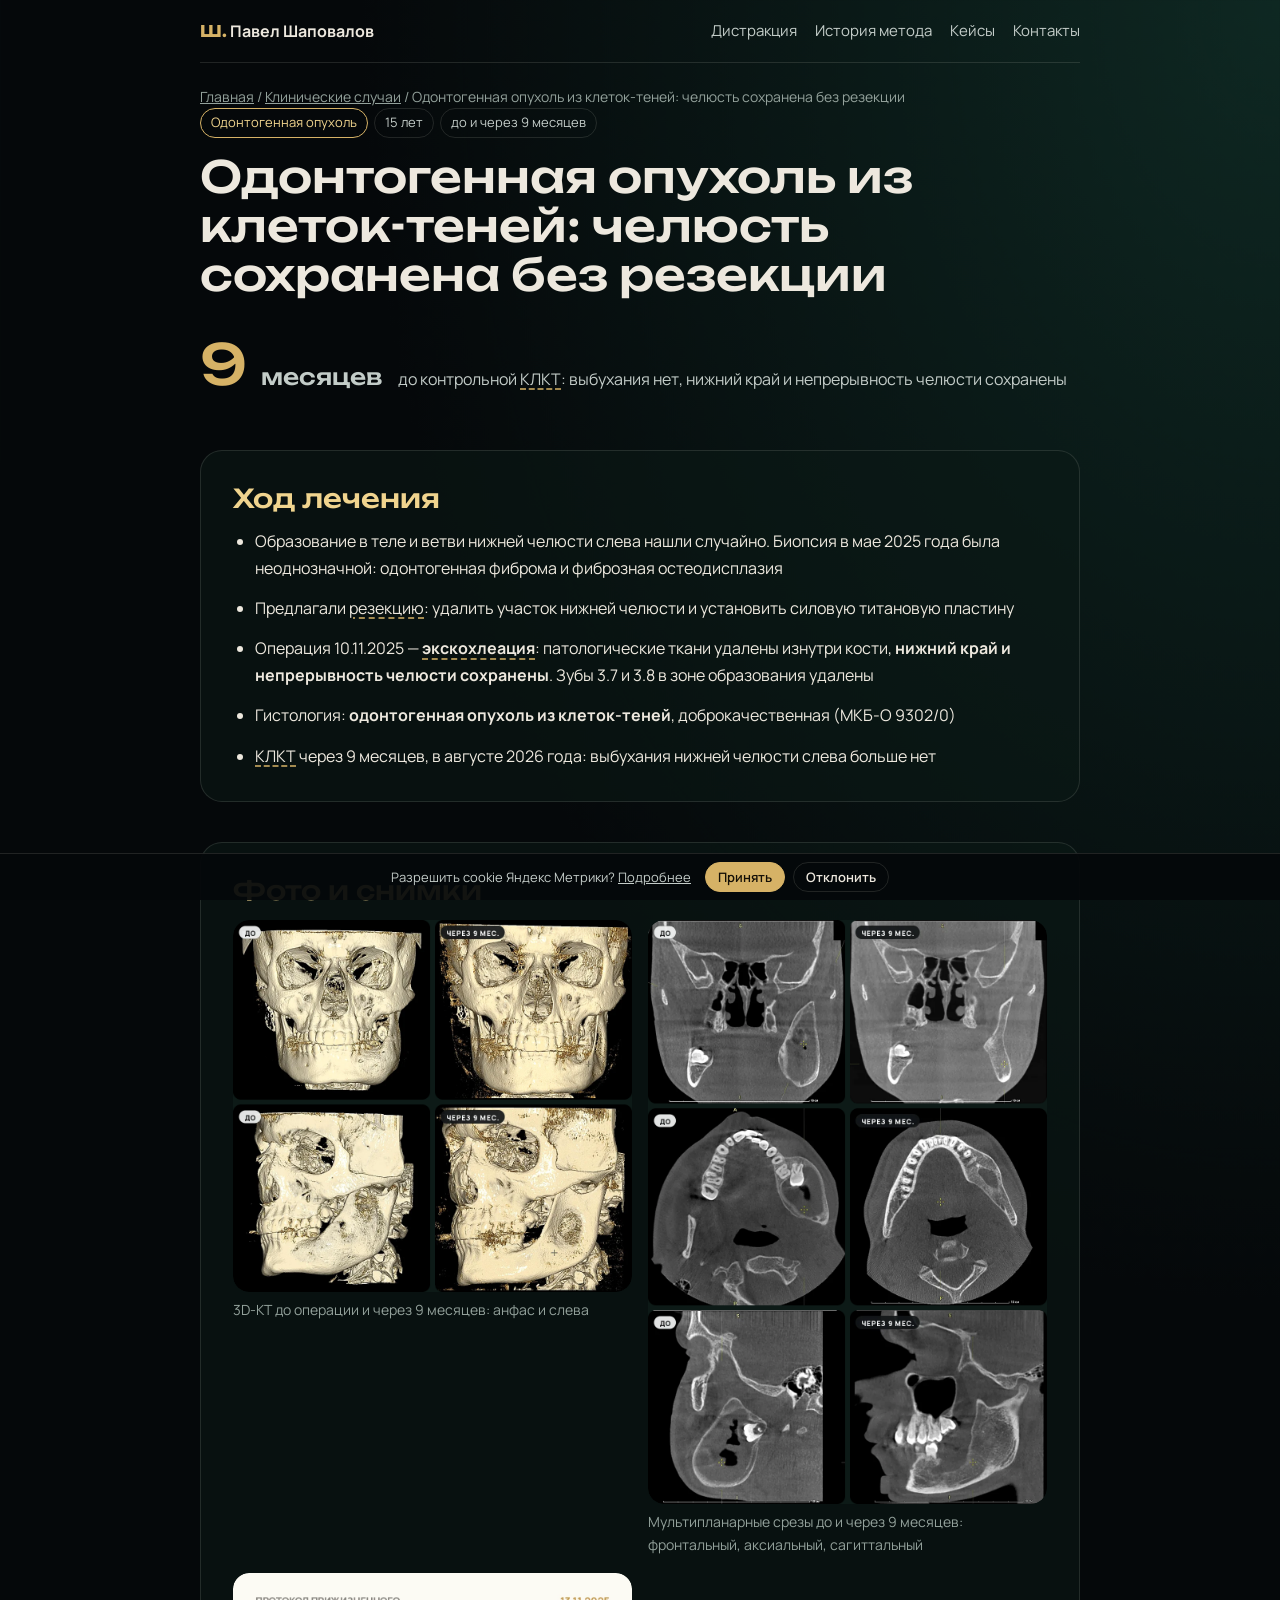
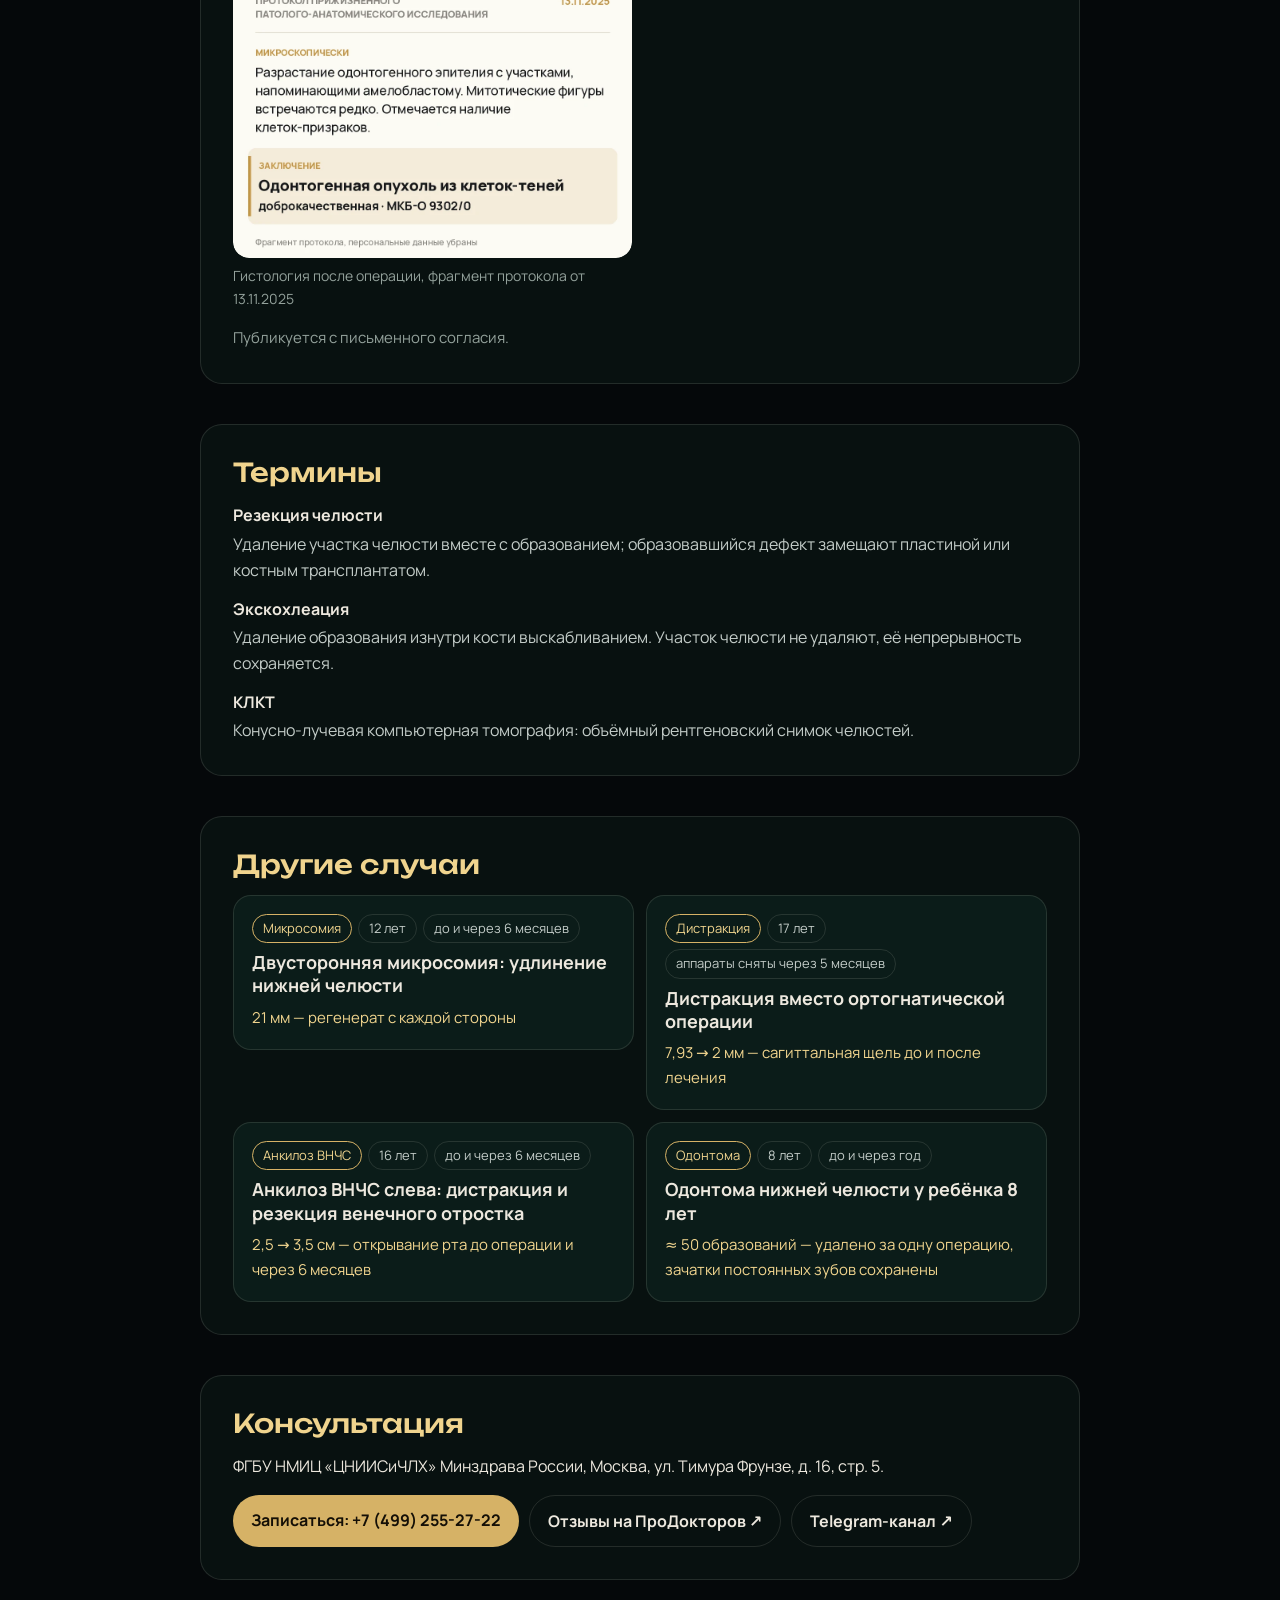
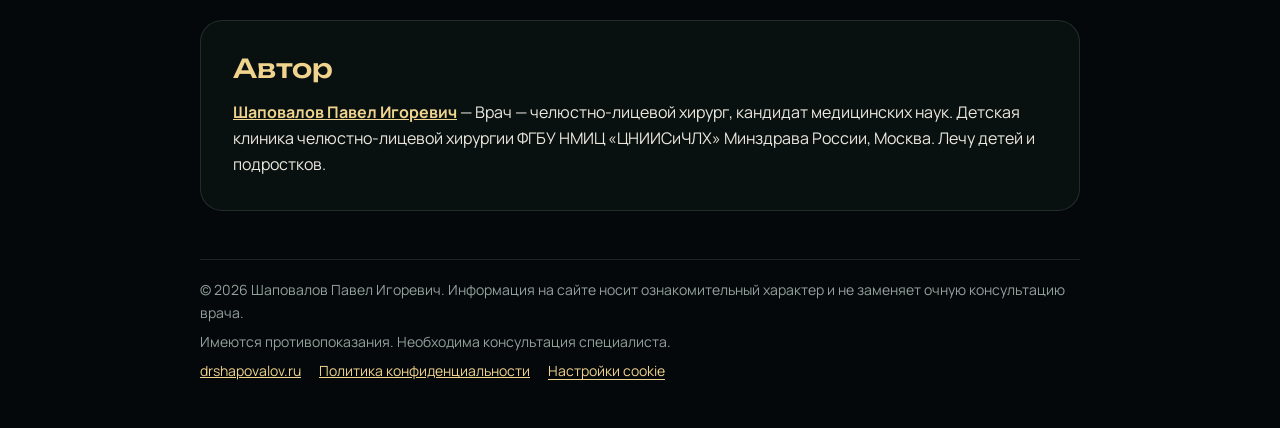
<file: kejsy/odontogennaya-opuhol-bez-rezekcii/index.html>
<!doctype html>
<html lang="ru">
<head>
<meta charset="utf-8">
<meta name="viewport" content="width=device-width, initial-scale=1, viewport-fit=cover">
<meta http-equiv="Content-Security-Policy" content="default-src 'self'; script-src 'self' 'sha256-iaZMs8GlTU1CPDQl8Vbk0Mz305JL4rM+sHk4FEvzTMA=' https://mc.yandex.ru https://mc.yandex.com https://yastatic.net; style-src 'self'; font-src 'self'; img-src 'self' data: https://mc.yandex.ru https://mc.yandex.com; connect-src 'self' https://mc.yandex.ru https://mc.yandex.com; frame-src blob: https://mc.yandex.ru https://mc.yandex.com; base-uri 'self'; form-action 'none'; object-src 'none'">
<meta name="referrer" content="strict-origin-when-cross-origin">
<title>Одонтогенная опухоль из клеток-теней: челюсть сохранена без резекции | Шаповалов П. И.</title>
<meta name="description" content="Образование в теле и ветви нижней челюсти слева нашли случайно. Биопсия в мае 2025 года была неоднозначной: одонтогенная фиброма и фиброзная остеодисплазия.…">
<link rel="canonical" href="https://drshapovalov.ru/kejsy/odontogennaya-opuhol-bez-rezekcii/">
<meta property="og:type" content="article"><meta property="og:locale" content="ru_RU"><meta property="og:site_name" content="Dr. Shapovalov">
<meta property="og:title" content="Одонтогенная опухоль из клеток-теней: челюсть сохранена без резекции | Шаповалов П. И."><meta property="og:description" content="Образование в теле и ветви нижней челюсти слева нашли случайно. Биопсия в мае 2025 года была неоднозначной: одонтогенная фиброма и фиброзная остеодисплазия.…"><meta property="og:url" content="https://drshapovalov.ru/kejsy/odontogennaya-opuhol-bez-rezekcii/">
<meta property="og:image" content="https://drshapovalov.ru/img/og-cover.jpg"><meta name="twitter:card" content="summary_large_image">
<meta name="theme-color" content="#05080a">
<link rel="icon" href="/favicon.ico" sizes="48x48">
<link rel="icon" href="/favicon.svg" type="image/svg+xml">
<link rel="apple-touch-icon" href="/apple-touch-icon.png">
<link rel="stylesheet" href="/fonts/fonts.css">
<link rel="stylesheet" href="/pages.css">


<script type="application/ld+json">{"@context": "https://schema.org", "@graph": [{"@type": "MedicalWebPage", "@id": "https://drshapovalov.ru/kejsy/odontogennaya-opuhol-bez-rezekcii/", "url": "https://drshapovalov.ru/kejsy/odontogennaya-opuhol-bez-rezekcii/", "name": "Одонтогенная опухоль из клеток-теней: челюсть сохранена без резекции | Шаповалов П. И.", "description": "Образование в теле и ветви нижней челюсти слева нашли случайно. Биопсия в мае 2025 года была неоднозначной: одонтогенная фиброма и фиброзная остеодисплазия.…", "inLanguage": "ru", "about": {"@type": "MedicalCondition", "name": "Одонтогенная опухоль"}, "author": {"@id": "https://drshapovalov.ru/#person"}, "reviewedBy": {"@id": "https://drshapovalov.ru/#person"}, "isPartOf": {"@id": "https://drshapovalov.ru/#site"}}, {"@type": "BreadcrumbList", "itemListElement": [{"@type": "ListItem", "position": 1, "name": "Главная", "item": "https://drshapovalov.ru/"}, {"@type": "ListItem", "position": 2, "name": "Клинические случаи", "item": "https://drshapovalov.ru/kejsy/"}, {"@type": "ListItem", "position": 3, "name": "Одонтогенная опухоль из клеток-теней: челюсть сохранена без резекции", "item": "https://drshapovalov.ru/kejsy/odontogennaya-opuhol-bez-rezekcii/"}]}]}</script>
</head>
<body>
<header class="top"><a class="brand" href="/"><span class="mark">Ш.</span> Павел Шаповалов</a>
<nav><a href="/lechenie/distraktsionnyj-osteogenez/">Дистракция</a><a href="/lechenie/distraktsionnyj-osteogenez/istoriya/">История метода</a><a href="/kejsy/">Кейсы</a><a href="/#contacts">Контакты</a></nav></header>
<main>
<p class="crumbs"><a href="/">Главная</a> <span aria-hidden="true">/</span> <a href="/kejsy/">Клинические случаи</a> <span aria-hidden="true">/</span> <span aria-current="page">Одонтогенная опухоль из клеток-теней: челюсть сохранена без резекции</span></p>
<article>
<p class="tags"><span class="tag">Одонтогенная опухоль</span><span class="tag">15 лет</span><span class="tag">до и через 9 месяцев</span></p>
<h1>Одонтогенная опухоль из клеток-теней: челюсть сохранена без резекции</h1>
<div class="result"><span class="big">9 <small>месяцев</small></span><span>до контрольной <a class="term" href="#t-klkt">КЛКТ</a>: выбухания нет, нижний край и непрерывность челюсти сохранены</span></div>
<section class="block"><h2>Ход лечения</h2><ul class="points"><li>Образование в теле и ветви нижней челюсти слева нашли случайно. Биопсия в мае 2025 года была неоднозначной: одонтогенная фиброма и фиброзная остеодисплазия</li><li>Предлагали <a class="term" href="#t-rezekciya">резекцию</a>: удалить участок нижней челюсти и установить силовую титановую пластину</li><li>Операция 10.11.2025 — <strong><a class="term" href="#t-ekskohleaciya">экскохлеация</a></strong>: патологические ткани удалены изнутри кости, <strong>нижний край и непрерывность челюсти сохранены</strong>. Зубы 3.7 и 3.8 в зоне образования удалены</li><li>Гистология: <strong>одонтогенная опухоль из клеток-теней</strong>, доброкачественная (МКБ-О 9302/0)</li><li><a class="term" href="#t-klkt">КЛКТ</a> через 9 месяцев, в августе 2026 года: выбухания нижней челюсти слева больше нет</li></ul>
</section>
<section class="block"><h2>Фото и снимки</h2><div class="gal"><figure><a class="zoom" href="/img/cases/ghost-3d.webp" data-cap="3D-КТ до операции и через 9 месяцев: анфас и слева"><img src="/img/cases/ghost-3d.webp" alt="3D-реконструкции КТ черепа анфас и слева: до операции нижняя челюсть слева выбухает, через 9 месяцев выбухания нет." loading="lazy"></a><figcaption>3D-КТ до операции и через 9 месяцев: анфас и слева</figcaption></figure><figure><a class="zoom" href="/img/cases/ghost-mpr.webp" data-cap="Мультипланарные срезы до и через 9 месяцев: фронтальный, аксиальный, сагиттальный"><img src="/img/cases/ghost-mpr.webp" alt="Срезы КТ нижней челюсти до операции и через 9 месяцев во фронтальной, аксиальной и сагиттальной плоскостях." loading="lazy"></a><figcaption>Мультипланарные срезы до и через 9 месяцев: фронтальный, аксиальный, сагиттальный</figcaption></figure><figure><a class="zoom" href="/img/cases/ghost-histo.webp" data-cap="Гистология после операции, фрагмент протокола от 13.11.2025"><img src="/img/cases/ghost-histo.webp" alt="Фрагмент протокола гистологии: разрастание одонтогенного эпителия, клетки-призраки; заключение — одонтогенная опухоль из клеток-теней, доброкачественная." loading="lazy"></a><figcaption>Гистология после операции, фрагмент протокола от 13.11.2025</figcaption></figure></div><p class="note">Публикуется с письменного согласия.</p></section>


<section class="block"><h2>Термины</h2><dl class="gloss"><dt id="t-rezekciya">Резекция челюсти</dt><dd>Удаление участка челюсти вместе с образованием; образовавшийся дефект замещают пластиной или костным трансплантатом.</dd><dt id="t-ekskohleaciya">Экскохлеация</dt><dd>Удаление образования изнутри кости выскабливанием. Участок челюсти не удаляют, её непрерывность сохраняется.</dd><dt id="t-klkt">КЛКТ</dt><dd>Конусно-лучевая компьютерная томография: объёмный рентгеновский снимок челюстей.</dd></dl></section>
<section class="block"><h2>Другие случаи</h2><ul class="cards"><li><a class="card" href="/kejsy/mikrosomiya-udlinenie-nizhnej-chelyusti/"><span class="tags"><span class="tag">Микросомия</span><span class="tag">12 лет</span><span class="tag">до и через 6 месяцев</span></span><strong>Двусторонняя микросомия: удлинение нижней челюсти</strong><span class="metric">21 мм — регенерат с каждой стороны</span></a></li><li><a class="card" href="/kejsy/distrakciya-vmesto-ortognaticheskoj-operacii/"><span class="tags"><span class="tag">Дистракция</span><span class="tag">17 лет</span><span class="tag">аппараты сняты через 5 месяцев</span></span><strong>Дистракция вместо ортогнатической операции</strong><span class="metric">7,93 → 2 мм — сагиттальная щель до и после лечения</span></a></li><li><a class="card" href="/kejsy/ankiloz-vnchs-u-podrostka/"><span class="tags"><span class="tag">Анкилоз ВНЧС</span><span class="tag">16 лет</span><span class="tag">до и через 6 месяцев</span></span><strong>Анкилоз ВНЧС слева: дистракция и резекция венечного отростка</strong><span class="metric">2,5 → 3,5 см — открывание рта до операции и через 6 месяцев</span></a></li><li><a class="card" href="/kejsy/odontoma-nizhnej-chelyusti/"><span class="tags"><span class="tag">Одонтома</span><span class="tag">8 лет</span><span class="tag">до и через год</span></span><strong>Одонтома нижней челюсти у ребёнка 8 лет</strong><span class="metric">≈ 50 образований — удалено за одну операцию, зачатки постоянных зубов сохранены</span></a></li></ul></section>
</article>
<section class="block cta">
  <h2>Консультация</h2>
  <p>ФГБУ НМИЦ «ЦНИИСиЧЛХ» Минздрава России, Москва, ул. Тимура Фрунзе, д. 16, стр. 5.</p>
  <p class="row"><a class="btn" href="tel:+74992552722">Записаться: +7 (499) 255-27-22</a>
  <a class="btn ghost" href="https://prodoctorov.ru/moskva/vrach/928950-shapovalov/" target="_blank" rel="noopener">Отзывы на ПроДокторов ↗</a>
  <a class="btn ghost" href="https://t.me/SHAPOVALOV_DR" target="_blank" rel="noopener">Telegram-канал ↗</a></p>
</section>
<section class="block author">
  <h2>Автор</h2>
  <p><a href="/"><strong>Шаповалов Павел Игоревич</strong></a> — Врач — челюстно-лицевой хирург, кандидат медицинских наук. Детская клиника челюстно-лицевой хирургии ФГБУ НМИЦ «ЦНИИСиЧЛХ» Минздрава России, Москва. Лечу детей и подростков.</p>
</section>
</main>
<footer><p>© 2026 Шаповалов Павел Игоревич. Информация на сайте носит ознакомительный характер и не заменяет очную консультацию врача.</p>
<p>Имеются противопоказания. Необходима консультация специалиста.</p>
<p class="legal"><a href="/">drshapovalov.ru</a> <a href="/privacy/">Политика конфиденциальности</a> <button type="button" class="linkish" id="ck-open">Настройки cookie</button></p></footer>
<div class="ck" id="ck" role="region" aria-label="Cookie-файлы" hidden>
  <p>Разрешить cookie Яндекс Метрики? <a href="/privacy/">Подробнее</a></p>
  <p class="ck-btns"><button type="button" id="ck-yes">Принять</button><button type="button" id="ck-no">Отклонить</button></p>
</div>
<dialog id="lb" class="lb" aria-label="Снимок крупно"><button type="button" class="lb-x" data-close aria-label="Закрыть">×</button><img alt=""><p></p></dialog>
<script>(function(){var id=113980040,K="ck-consent",b=document.getElementById("ck"),on=false;function g(){try{return localStorage.getItem(K)}catch(e){return null}}function st(v){try{localStorage.setItem(K,v)}catch(e){}}function drop(){document.cookie.split(";").forEach(function(c){var n=c.split("=")[0].trim();if(n.indexOf("_ym")===0)["","; domain="+location.hostname,"; domain=."+location.hostname.replace(/^www\./,"")].forEach(function(d){document.cookie=n+"=; expires=Thu, 01 Jan 1970 00:00:00 GMT; path=/"+d})})}function load(){if(on||!id)return;on=true;window.ym=window.ym||function(){(window.ym.a=window.ym.a||[]).push(arguments)};window.ym.l=+new Date;var s=document.createElement("script");s.async=1;s.src="https://mc.yandex.ru/metrika/tag.js?id="+id;document.head.appendChild(s);ym(id,"init",{ssr:true,clickmap:true,trackLinks:true,accurateTrackBounce:true,webvisor:false})}document.getElementById("ck-yes").onclick=function(){st("yes");b.hidden=true;load()};document.getElementById("ck-no").onclick=function(){var w=on;st("no");b.hidden=true;drop();if(w)location.reload()};document.getElementById("ck-open").onclick=function(){b.hidden=false};if(id){var v=g();if(v==="yes")load();else if(v!=="no")b.hidden=false}document.addEventListener("click",function(ev){if(!on)return;var a=ev.target.closest&&ev.target.closest("a[href]");if(!a)return;var u=a.getAttribute("href"),t=/^tel:/.test(u)?"phone":/^mailto:/.test(u)?"email":/t\.me\//.test(u)?"telegram":/prodoctorov/.test(u)?"prodoctorov":"";if(t)ym(id,"reachGoal",t)},true)})();(function(){var d=document.getElementById("lb");if(!d||!d.showModal)return;var im=d.querySelector("img"),cp=d.querySelector("p");document.addEventListener("click",function(ev){var a=ev.target.closest&&ev.target.closest("a.zoom");if(!a)return;ev.preventDefault();im.src=a.getAttribute("href");im.alt=(a.querySelector("img")||{}).alt||"";cp.textContent=a.dataset.cap||"";d.showModal()});d.addEventListener("click",function(ev){if(ev.target===d||ev.target.closest("[data-close]"))d.close()})})();</script>
</body>
</html>
</file>
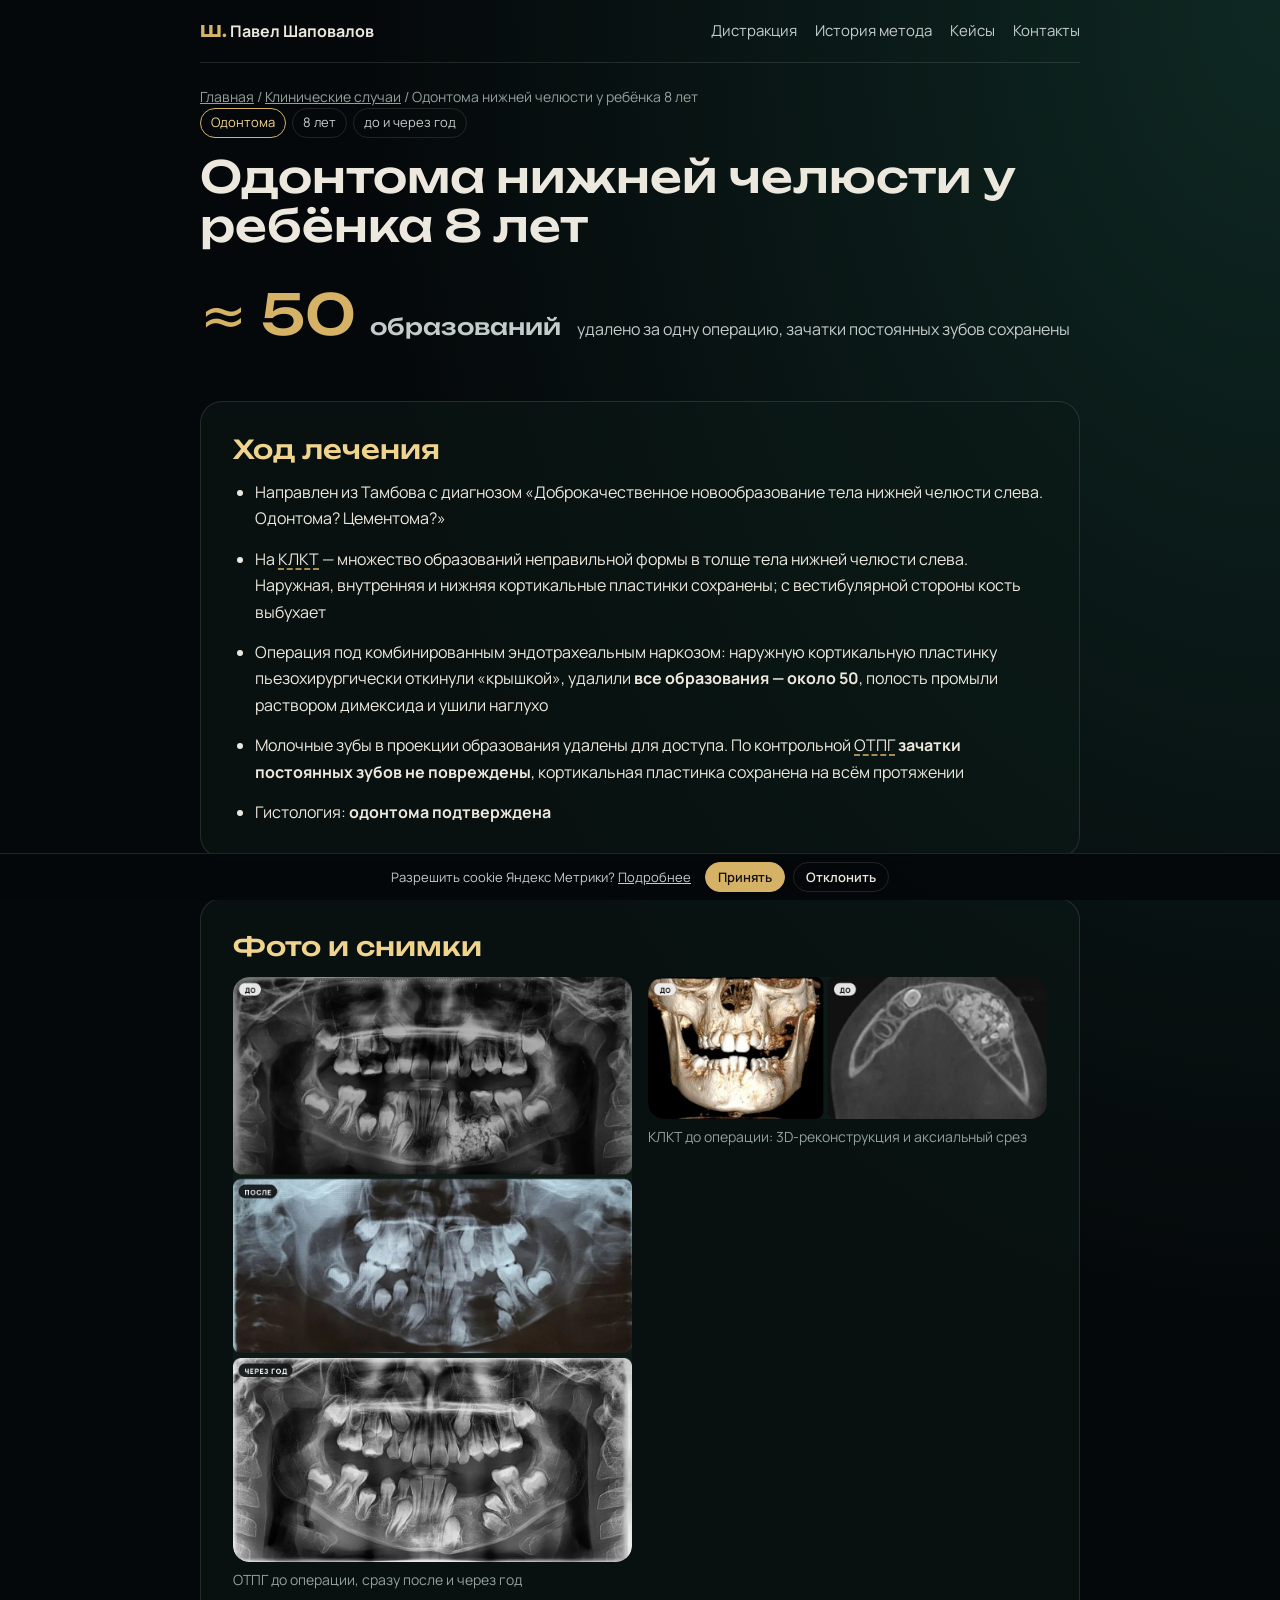
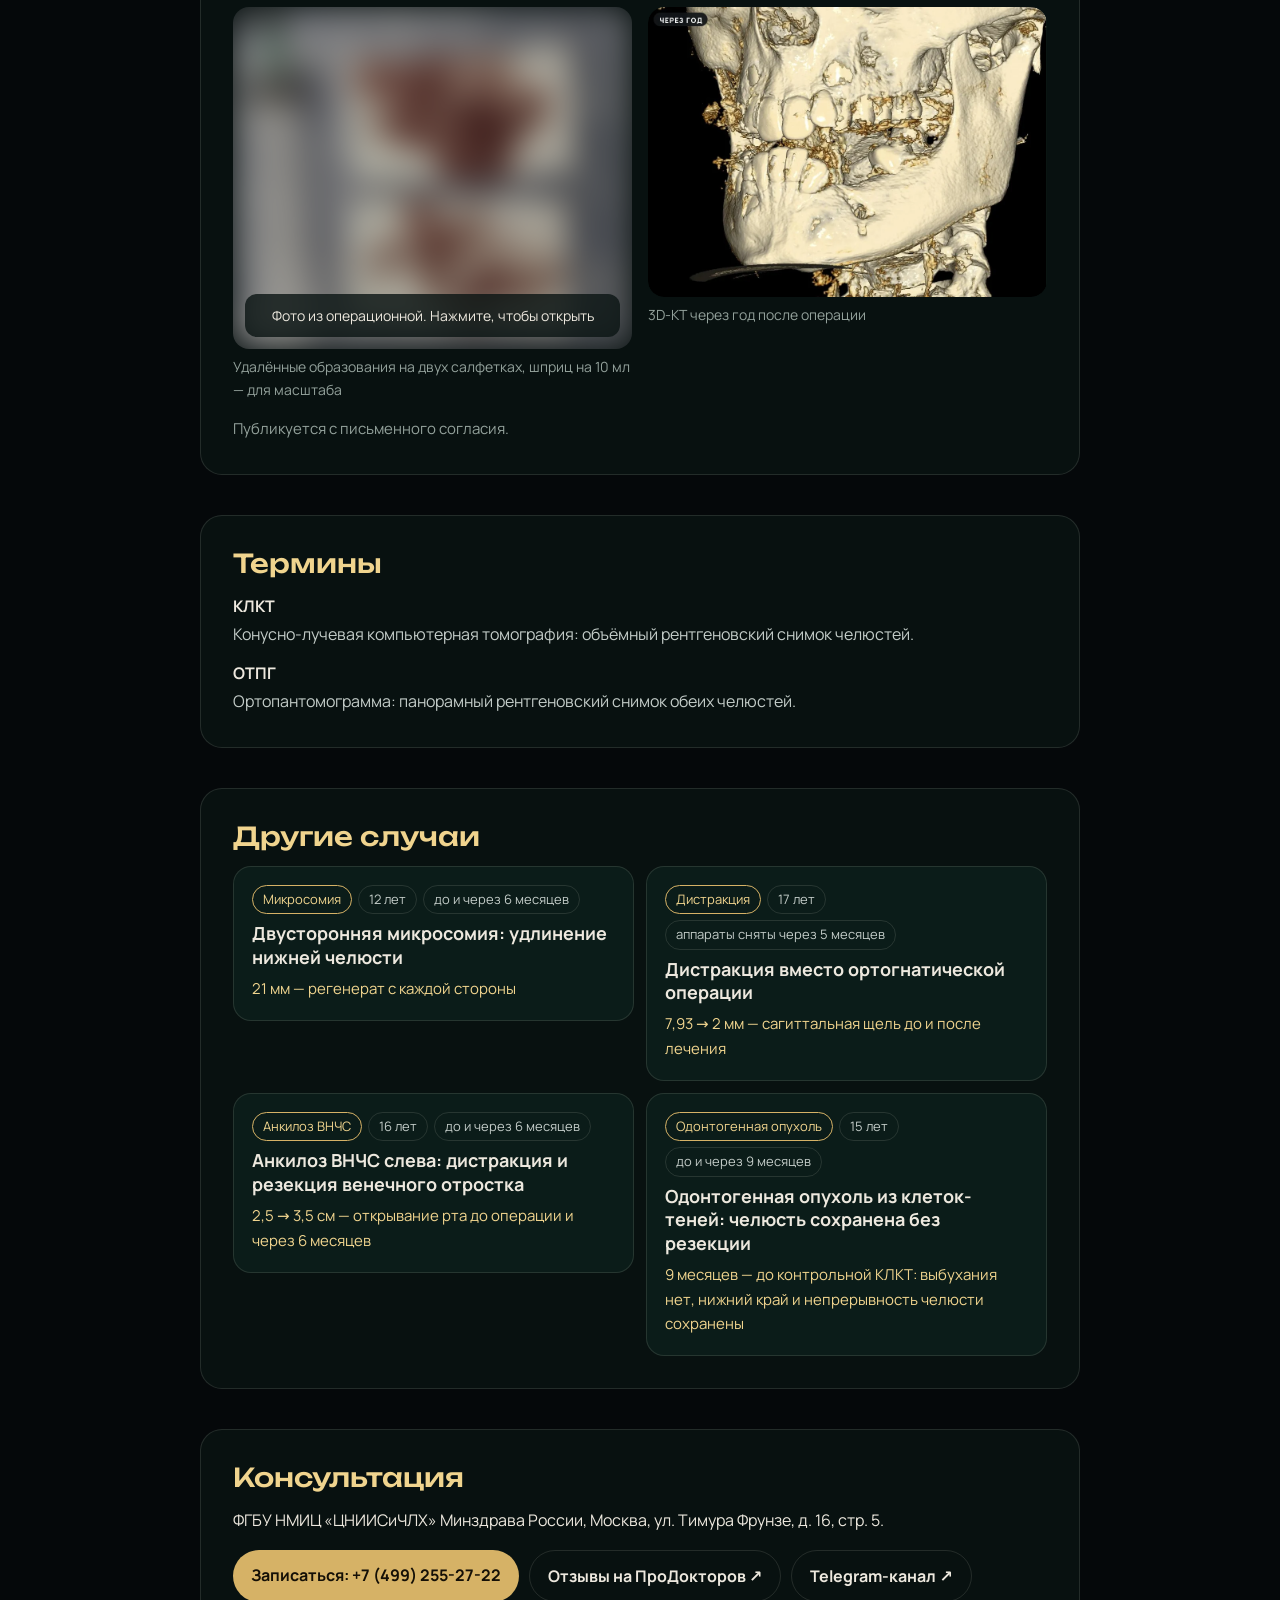
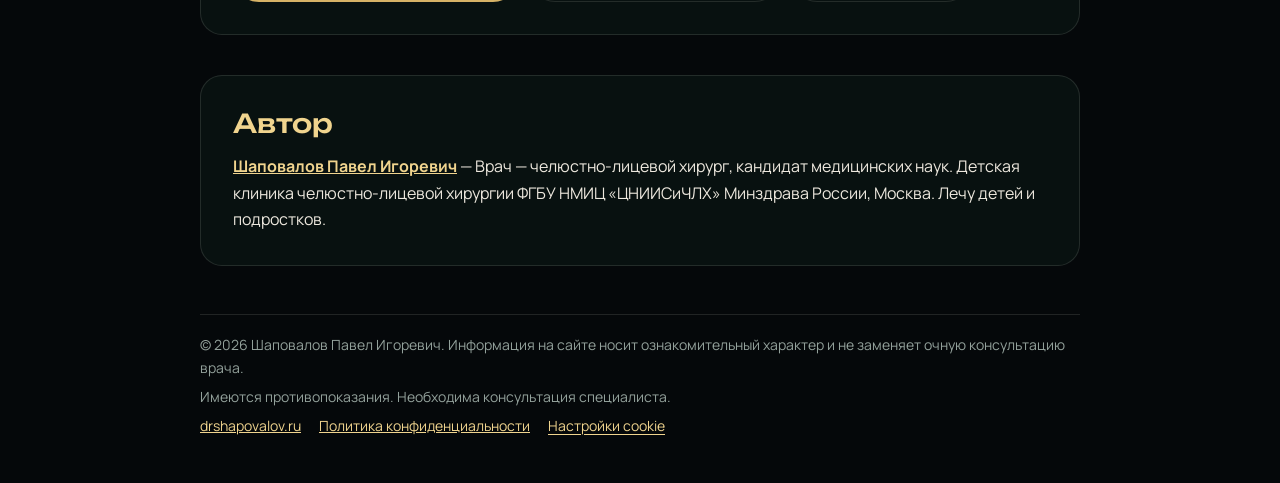
<file: kejsy/odontoma-nizhnej-chelyusti/index.html>
<!doctype html>
<html lang="ru">
<head>
<meta charset="utf-8">
<meta name="viewport" content="width=device-width, initial-scale=1, viewport-fit=cover">
<meta http-equiv="Content-Security-Policy" content="default-src 'self'; script-src 'self' 'sha256-iaZMs8GlTU1CPDQl8Vbk0Mz305JL4rM+sHk4FEvzTMA=' https://mc.yandex.ru https://mc.yandex.com https://yastatic.net; style-src 'self'; font-src 'self'; img-src 'self' data: https://mc.yandex.ru https://mc.yandex.com; connect-src 'self' https://mc.yandex.ru https://mc.yandex.com; frame-src blob: https://mc.yandex.ru https://mc.yandex.com; base-uri 'self'; form-action 'none'; object-src 'none'">
<meta name="referrer" content="strict-origin-when-cross-origin">
<title>Одонтома нижней челюсти у ребёнка 8 лет | Шаповалов П. И.</title>
<meta name="description" content="Направлен из Тамбова с диагнозом «Доброкачественное новообразование тела нижней челюсти слева. Одонтома? Цементома?» На КЛКТ — множество образований…">
<link rel="canonical" href="https://drshapovalov.ru/kejsy/odontoma-nizhnej-chelyusti/">
<meta property="og:type" content="article"><meta property="og:locale" content="ru_RU"><meta property="og:site_name" content="Dr. Shapovalov">
<meta property="og:title" content="Одонтома нижней челюсти у ребёнка 8 лет | Шаповалов П. И."><meta property="og:description" content="Направлен из Тамбова с диагнозом «Доброкачественное новообразование тела нижней челюсти слева. Одонтома? Цементома?» На КЛКТ — множество образований…"><meta property="og:url" content="https://drshapovalov.ru/kejsy/odontoma-nizhnej-chelyusti/">
<meta property="og:image" content="https://drshapovalov.ru/img/og-cover.jpg"><meta name="twitter:card" content="summary_large_image">
<meta name="theme-color" content="#05080a">
<link rel="icon" href="/favicon.ico" sizes="48x48">
<link rel="icon" href="/favicon.svg" type="image/svg+xml">
<link rel="apple-touch-icon" href="/apple-touch-icon.png">
<link rel="stylesheet" href="/fonts/fonts.css">
<link rel="stylesheet" href="/pages.css">


<script type="application/ld+json">{"@context": "https://schema.org", "@graph": [{"@type": "MedicalWebPage", "@id": "https://drshapovalov.ru/kejsy/odontoma-nizhnej-chelyusti/", "url": "https://drshapovalov.ru/kejsy/odontoma-nizhnej-chelyusti/", "name": "Одонтома нижней челюсти у ребёнка 8 лет | Шаповалов П. И.", "description": "Направлен из Тамбова с диагнозом «Доброкачественное новообразование тела нижней челюсти слева. Одонтома? Цементома?» На КЛКТ — множество образований…", "inLanguage": "ru", "about": {"@type": "MedicalCondition", "name": "Одонтома"}, "author": {"@id": "https://drshapovalov.ru/#person"}, "reviewedBy": {"@id": "https://drshapovalov.ru/#person"}, "isPartOf": {"@id": "https://drshapovalov.ru/#site"}}, {"@type": "BreadcrumbList", "itemListElement": [{"@type": "ListItem", "position": 1, "name": "Главная", "item": "https://drshapovalov.ru/"}, {"@type": "ListItem", "position": 2, "name": "Клинические случаи", "item": "https://drshapovalov.ru/kejsy/"}, {"@type": "ListItem", "position": 3, "name": "Одонтома нижней челюсти у ребёнка 8 лет", "item": "https://drshapovalov.ru/kejsy/odontoma-nizhnej-chelyusti/"}]}]}</script>
</head>
<body>
<header class="top"><a class="brand" href="/"><span class="mark">Ш.</span> Павел Шаповалов</a>
<nav><a href="/lechenie/distraktsionnyj-osteogenez/">Дистракция</a><a href="/lechenie/distraktsionnyj-osteogenez/istoriya/">История метода</a><a href="/kejsy/">Кейсы</a><a href="/#contacts">Контакты</a></nav></header>
<main>
<p class="crumbs"><a href="/">Главная</a> <span aria-hidden="true">/</span> <a href="/kejsy/">Клинические случаи</a> <span aria-hidden="true">/</span> <span aria-current="page">Одонтома нижней челюсти у ребёнка 8 лет</span></p>
<article>
<p class="tags"><span class="tag">Одонтома</span><span class="tag">8 лет</span><span class="tag">до и через год</span></p>
<h1>Одонтома нижней челюсти у ребёнка 8 лет</h1>
<div class="result"><span class="big">≈ 50 <small>образований</small></span><span>удалено за одну операцию, зачатки постоянных зубов сохранены</span></div>
<section class="block"><h2>Ход лечения</h2><ul class="points"><li>Направлен из Тамбова с диагнозом «Доброкачественное новообразование тела нижней челюсти слева. Одонтома? Цементома?»</li><li>На <a class="term" href="#t-klkt">КЛКТ</a> — множество образований неправильной формы в толще тела нижней челюсти слева. Наружная, внутренняя и нижняя кортикальные пластинки сохранены; с вестибулярной стороны кость выбухает</li><li>Операция под комбинированным эндотрахеальным наркозом: наружную кортикальную пластинку пьезохирургически откинули «крышкой», удалили <strong>все образования — около 50</strong>, полость промыли раствором димексида и ушили наглухо</li><li>Молочные зубы в проекции образования удалены для доступа. По контрольной <a class="term" href="#t-otpg">ОТПГ</a> <strong>зачатки постоянных зубов не повреждены</strong>, кортикальная пластинка сохранена на всём протяжении</li><li>Гистология: <strong>одонтома подтверждена</strong></li></ul>
</section>
<section class="block"><h2>Фото и снимки</h2><div class="gal"><figure><a class="zoom" href="/img/cases/odontoma-opg.webp" data-cap="ОТПГ до операции, сразу после и через год"><img src="/img/cases/odontoma-opg.webp" alt="Ортопантомограммы: до операции — множество плотных образований в теле нижней челюсти слева; сразу после — полость без образований; через год." loading="lazy"></a><figcaption>ОТПГ до операции, сразу после и через год</figcaption></figure><figure><a class="zoom" href="/img/cases/odontoma-ct.webp" data-cap="КЛКТ до операции: 3D-реконструкция и аксиальный срез"><img src="/img/cases/odontoma-ct.webp" alt="КЛКТ до операции: 3D-реконструкция с выбуханием кости слева и аксиальный срез нижней челюсти с множеством образований в её толще." loading="lazy"></a><figcaption>КЛКТ до операции: 3D-реконструкция и аксиальный срез</figcaption></figure><figure><a class="zoom sens" href="/img/cases/odontoma-removed.webp" data-cap="Удалённые образования на двух салфетках, шприц на 10 мл — для масштаба"><img src="/img/cases/odontoma-removed.webp" alt="Фото из операционной: множество мелких удалённых образований на двух марлевых салфетках, рядом шприц на 10 мл." loading="lazy"><span class="sens-note">Фото из операционной. Нажмите, чтобы открыть</span></a><figcaption>Удалённые образования на двух салфетках, шприц на 10 мл — для масштаба</figcaption></figure><figure><a class="zoom" href="/img/cases/odontoma-3d-year.webp" data-cap="3D-КТ через год после операции"><img src="/img/cases/odontoma-3d-year.webp" alt="3D-реконструкция КТ нижней челюсти через год после операции, вид слева спереди." loading="lazy"></a><figcaption>3D-КТ через год после операции</figcaption></figure></div><p class="note">Публикуется с письменного согласия.</p></section>


<section class="block"><h2>Термины</h2><dl class="gloss"><dt id="t-klkt">КЛКТ</dt><dd>Конусно-лучевая компьютерная томография: объёмный рентгеновский снимок челюстей.</dd><dt id="t-otpg">ОТПГ</dt><dd>Ортопантомограмма: панорамный рентгеновский снимок обеих челюстей.</dd></dl></section>
<section class="block"><h2>Другие случаи</h2><ul class="cards"><li><a class="card" href="/kejsy/mikrosomiya-udlinenie-nizhnej-chelyusti/"><span class="tags"><span class="tag">Микросомия</span><span class="tag">12 лет</span><span class="tag">до и через 6 месяцев</span></span><strong>Двусторонняя микросомия: удлинение нижней челюсти</strong><span class="metric">21 мм — регенерат с каждой стороны</span></a></li><li><a class="card" href="/kejsy/distrakciya-vmesto-ortognaticheskoj-operacii/"><span class="tags"><span class="tag">Дистракция</span><span class="tag">17 лет</span><span class="tag">аппараты сняты через 5 месяцев</span></span><strong>Дистракция вместо ортогнатической операции</strong><span class="metric">7,93 → 2 мм — сагиттальная щель до и после лечения</span></a></li><li><a class="card" href="/kejsy/ankiloz-vnchs-u-podrostka/"><span class="tags"><span class="tag">Анкилоз ВНЧС</span><span class="tag">16 лет</span><span class="tag">до и через 6 месяцев</span></span><strong>Анкилоз ВНЧС слева: дистракция и резекция венечного отростка</strong><span class="metric">2,5 → 3,5 см — открывание рта до операции и через 6 месяцев</span></a></li><li><a class="card" href="/kejsy/odontogennaya-opuhol-bez-rezekcii/"><span class="tags"><span class="tag">Одонтогенная опухоль</span><span class="tag">15 лет</span><span class="tag">до и через 9 месяцев</span></span><strong>Одонтогенная опухоль из клеток-теней: челюсть сохранена без резекции</strong><span class="metric">9 месяцев — до контрольной КЛКТ: выбухания нет, нижний край и непрерывность челюсти сохранены</span></a></li></ul></section>
</article>
<section class="block cta">
  <h2>Консультация</h2>
  <p>ФГБУ НМИЦ «ЦНИИСиЧЛХ» Минздрава России, Москва, ул. Тимура Фрунзе, д. 16, стр. 5.</p>
  <p class="row"><a class="btn" href="tel:+74992552722">Записаться: +7 (499) 255-27-22</a>
  <a class="btn ghost" href="https://prodoctorov.ru/moskva/vrach/928950-shapovalov/" target="_blank" rel="noopener">Отзывы на ПроДокторов ↗</a>
  <a class="btn ghost" href="https://t.me/SHAPOVALOV_DR" target="_blank" rel="noopener">Telegram-канал ↗</a></p>
</section>
<section class="block author">
  <h2>Автор</h2>
  <p><a href="/"><strong>Шаповалов Павел Игоревич</strong></a> — Врач — челюстно-лицевой хирург, кандидат медицинских наук. Детская клиника челюстно-лицевой хирургии ФГБУ НМИЦ «ЦНИИСиЧЛХ» Минздрава России, Москва. Лечу детей и подростков.</p>
</section>
</main>
<footer><p>© 2026 Шаповалов Павел Игоревич. Информация на сайте носит ознакомительный характер и не заменяет очную консультацию врача.</p>
<p>Имеются противопоказания. Необходима консультация специалиста.</p>
<p class="legal"><a href="/">drshapovalov.ru</a> <a href="/privacy/">Политика конфиденциальности</a> <button type="button" class="linkish" id="ck-open">Настройки cookie</button></p></footer>
<div class="ck" id="ck" role="region" aria-label="Cookie-файлы" hidden>
  <p>Разрешить cookie Яндекс Метрики? <a href="/privacy/">Подробнее</a></p>
  <p class="ck-btns"><button type="button" id="ck-yes">Принять</button><button type="button" id="ck-no">Отклонить</button></p>
</div>
<dialog id="lb" class="lb" aria-label="Снимок крупно"><button type="button" class="lb-x" data-close aria-label="Закрыть">×</button><img alt=""><p></p></dialog>
<script>(function(){var id=113980040,K="ck-consent",b=document.getElementById("ck"),on=false;function g(){try{return localStorage.getItem(K)}catch(e){return null}}function st(v){try{localStorage.setItem(K,v)}catch(e){}}function drop(){document.cookie.split(";").forEach(function(c){var n=c.split("=")[0].trim();if(n.indexOf("_ym")===0)["","; domain="+location.hostname,"; domain=."+location.hostname.replace(/^www\./,"")].forEach(function(d){document.cookie=n+"=; expires=Thu, 01 Jan 1970 00:00:00 GMT; path=/"+d})})}function load(){if(on||!id)return;on=true;window.ym=window.ym||function(){(window.ym.a=window.ym.a||[]).push(arguments)};window.ym.l=+new Date;var s=document.createElement("script");s.async=1;s.src="https://mc.yandex.ru/metrika/tag.js?id="+id;document.head.appendChild(s);ym(id,"init",{ssr:true,clickmap:true,trackLinks:true,accurateTrackBounce:true,webvisor:false})}document.getElementById("ck-yes").onclick=function(){st("yes");b.hidden=true;load()};document.getElementById("ck-no").onclick=function(){var w=on;st("no");b.hidden=true;drop();if(w)location.reload()};document.getElementById("ck-open").onclick=function(){b.hidden=false};if(id){var v=g();if(v==="yes")load();else if(v!=="no")b.hidden=false}document.addEventListener("click",function(ev){if(!on)return;var a=ev.target.closest&&ev.target.closest("a[href]");if(!a)return;var u=a.getAttribute("href"),t=/^tel:/.test(u)?"phone":/^mailto:/.test(u)?"email":/t\.me\//.test(u)?"telegram":/prodoctorov/.test(u)?"prodoctorov":"";if(t)ym(id,"reachGoal",t)},true)})();(function(){var d=document.getElementById("lb");if(!d||!d.showModal)return;var im=d.querySelector("img"),cp=d.querySelector("p");document.addEventListener("click",function(ev){var a=ev.target.closest&&ev.target.closest("a.zoom");if(!a)return;ev.preventDefault();im.src=a.getAttribute("href");im.alt=(a.querySelector("img")||{}).alt||"";cp.textContent=a.dataset.cap||"";d.showModal()});d.addEventListener("click",function(ev){if(ev.target===d||ev.target.closest("[data-close]"))d.close()})})();</script>
</body>
</html>
</file>
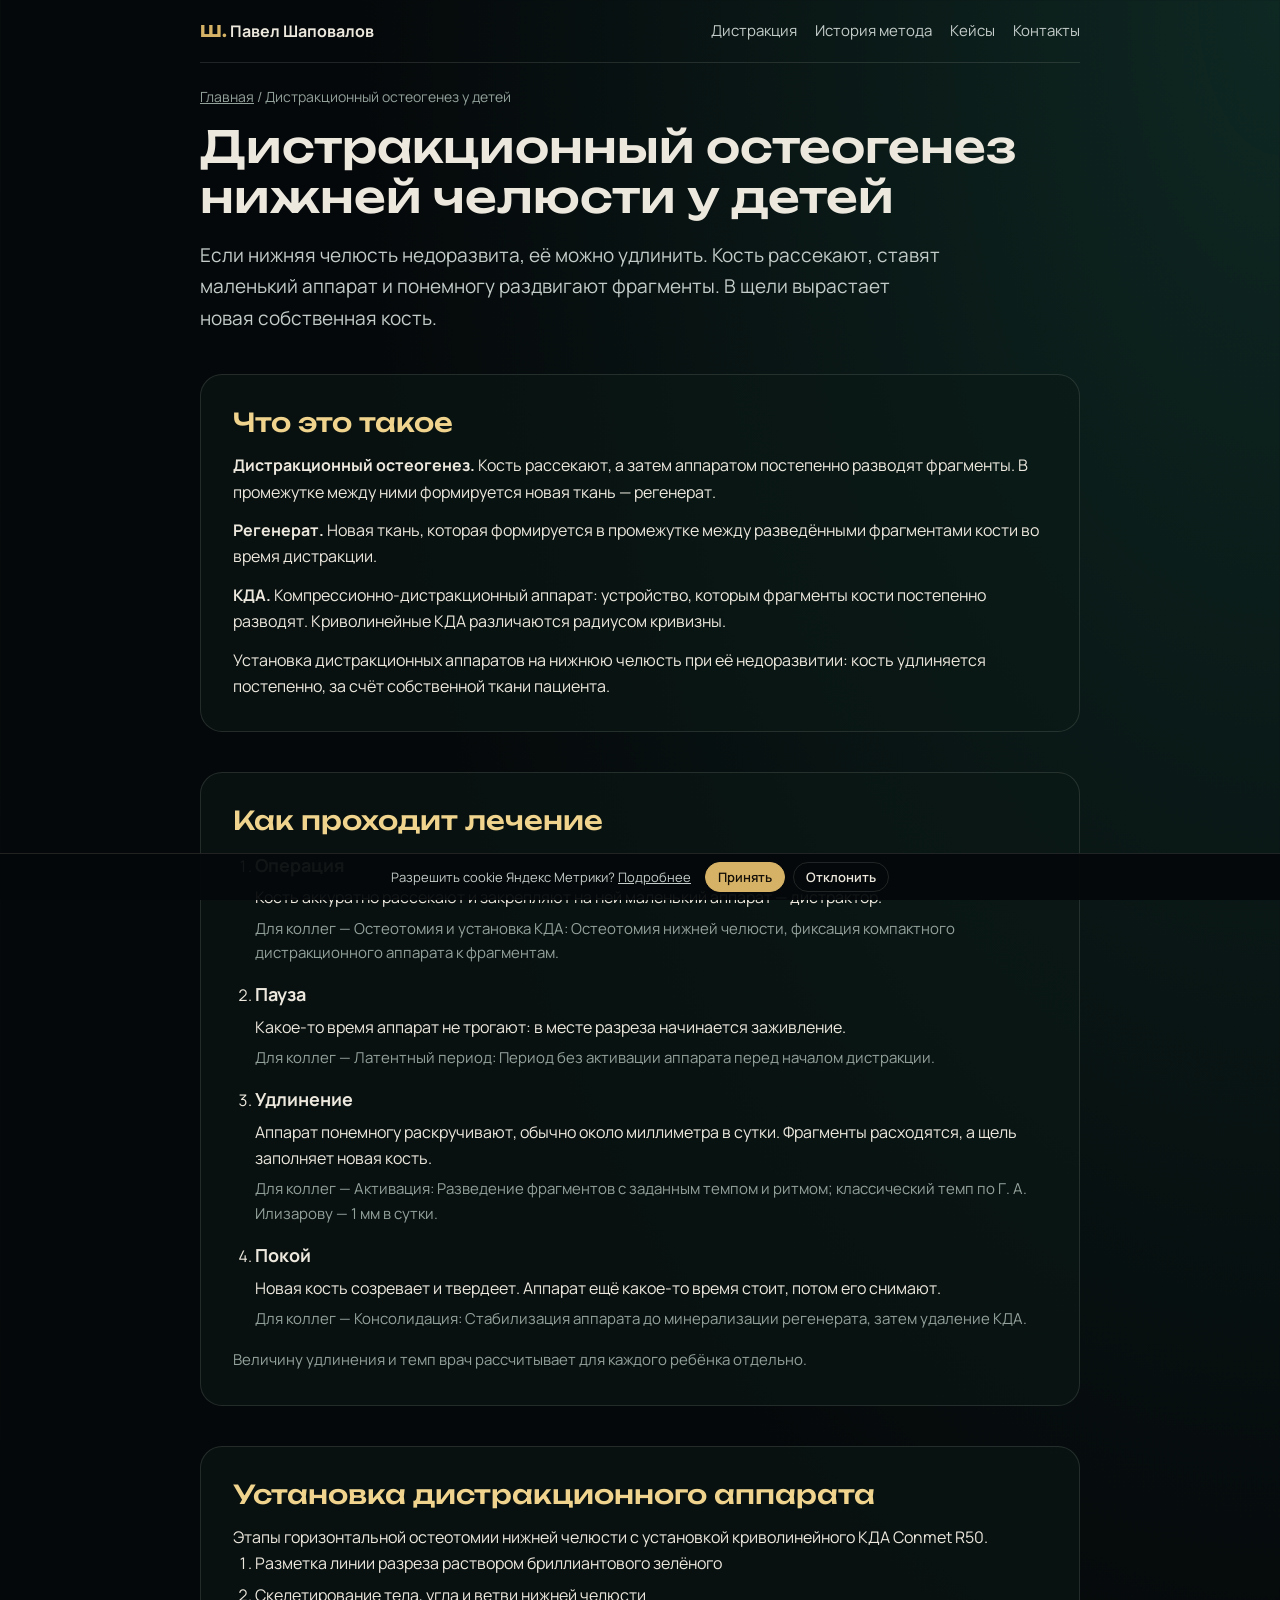
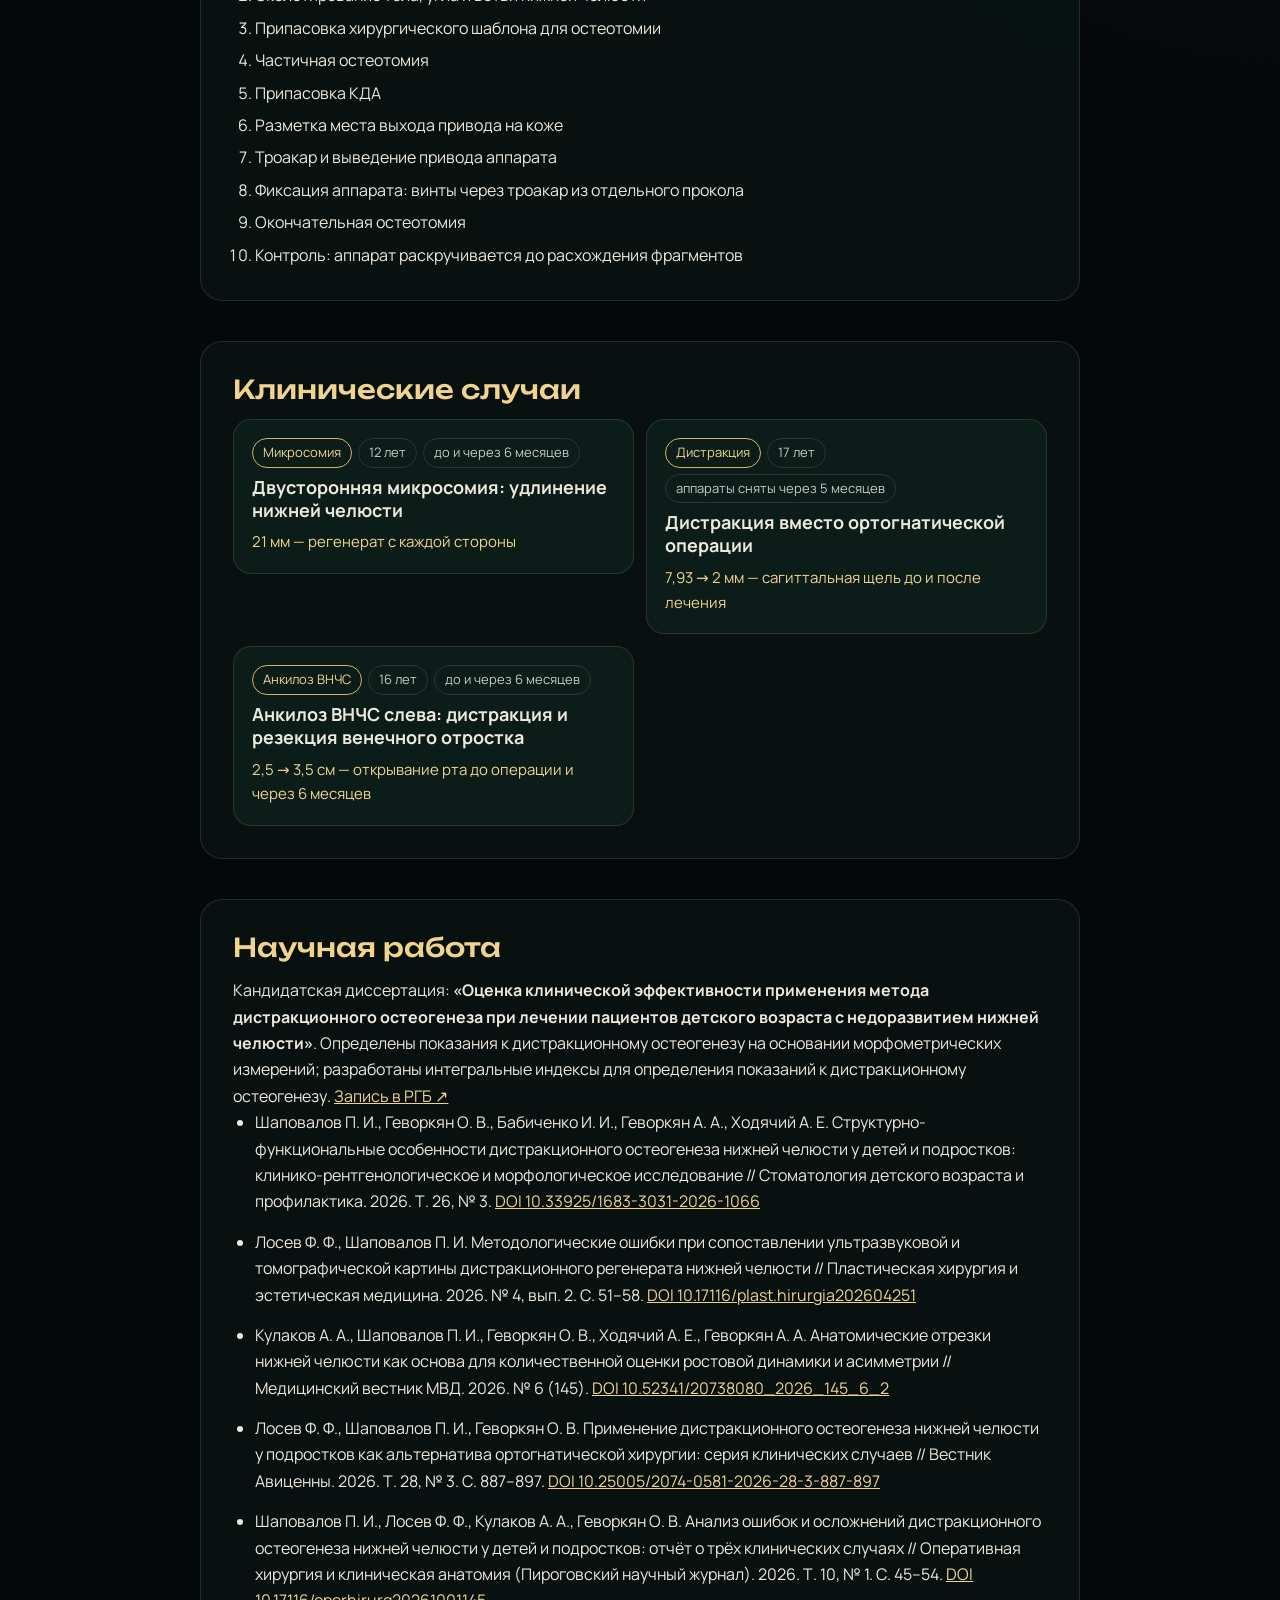
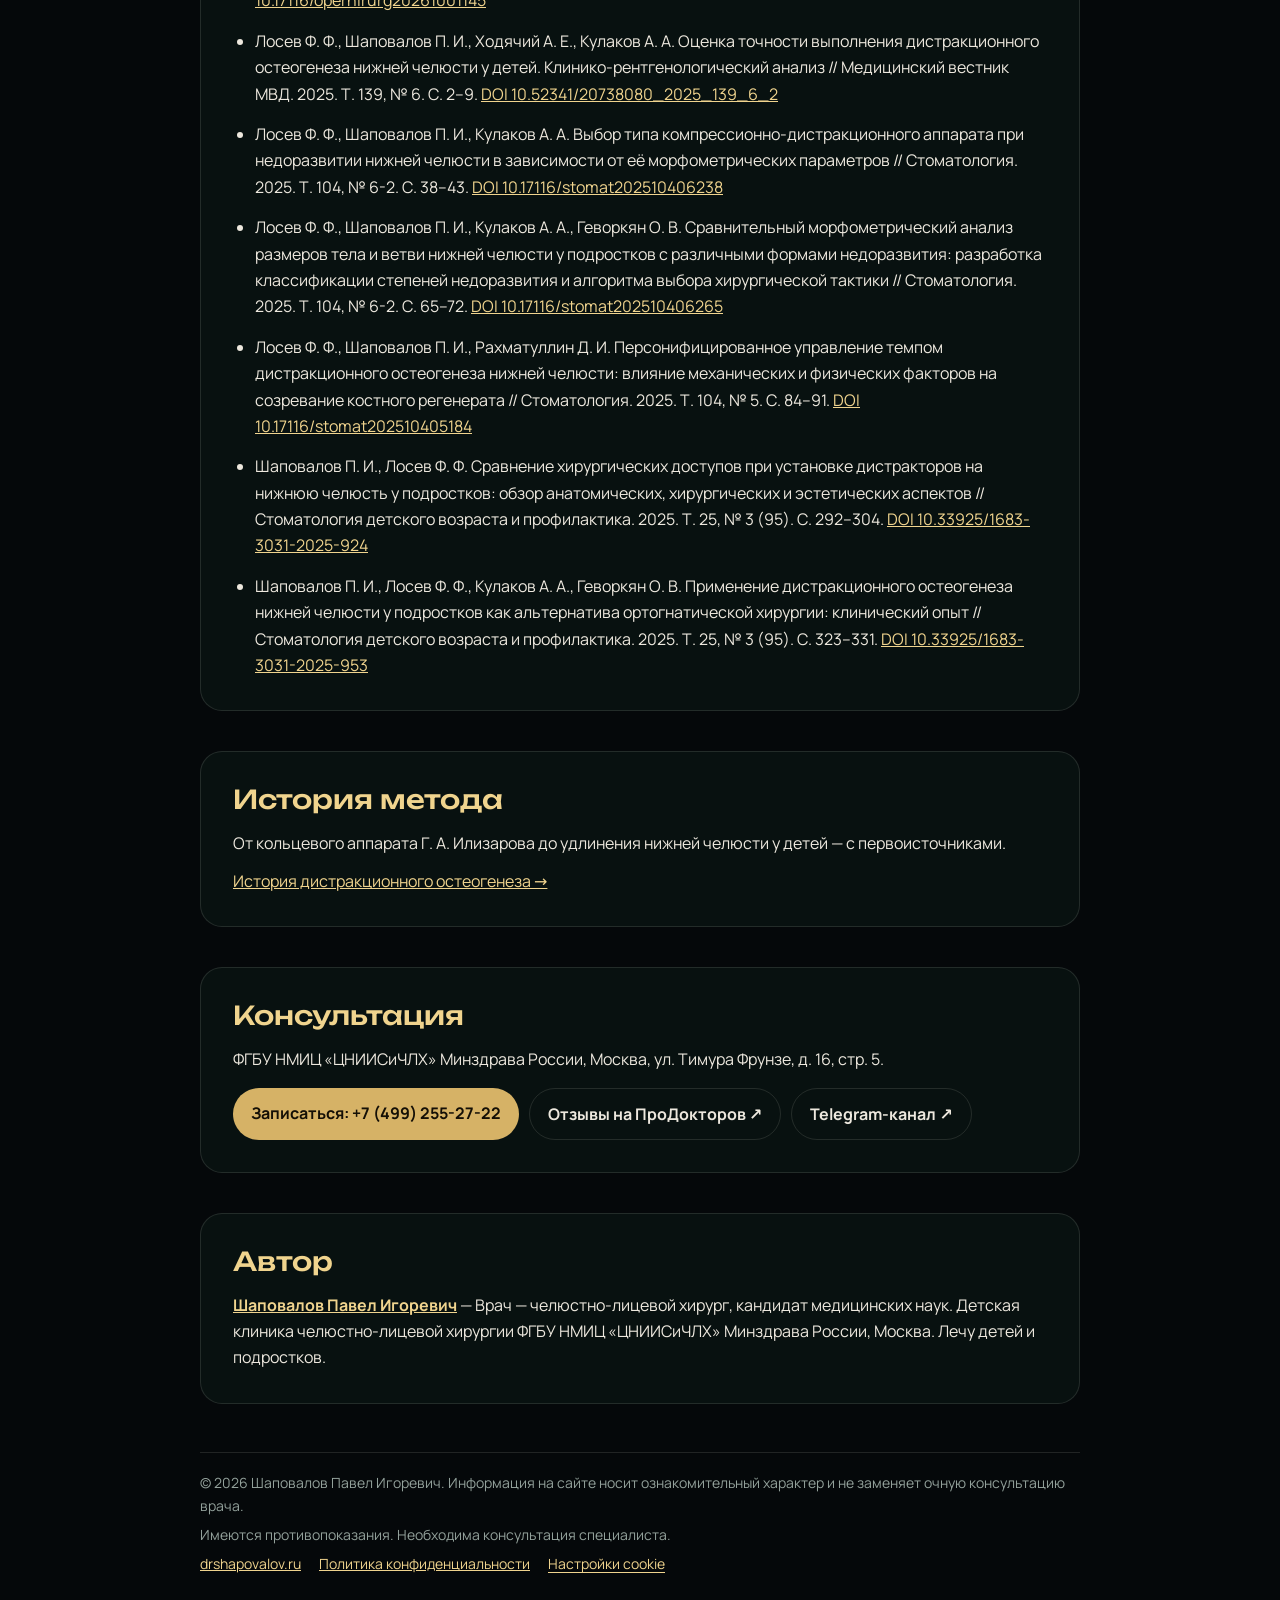
<file: lechenie/distraktsionnyj-osteogenez/index.html>
<!doctype html>
<html lang="ru">
<head>
<meta charset="utf-8">
<meta name="viewport" content="width=device-width, initial-scale=1, viewport-fit=cover">
<meta http-equiv="Content-Security-Policy" content="default-src 'self'; script-src 'self' 'sha256-iaZMs8GlTU1CPDQl8Vbk0Mz305JL4rM+sHk4FEvzTMA=' https://mc.yandex.ru https://mc.yandex.com https://yastatic.net; style-src 'self'; font-src 'self'; img-src 'self' data: https://mc.yandex.ru https://mc.yandex.com; connect-src 'self' https://mc.yandex.ru https://mc.yandex.com; frame-src blob: https://mc.yandex.ru https://mc.yandex.com; base-uri 'self'; form-action 'none'; object-src 'none'">
<meta name="referrer" content="strict-origin-when-cross-origin">
<title>Дистракционный остеогенез нижней челюсти у детей | Шаповалов П. И.</title>
<meta name="description" content="Если нижняя челюсть недоразвита, её можно удлинить. Кость рассекают, ставят маленький аппарат и понемногу раздвигают фрагменты. В щели вырастает новая…">
<link rel="canonical" href="https://drshapovalov.ru/lechenie/distraktsionnyj-osteogenez/">
<meta property="og:type" content="article"><meta property="og:locale" content="ru_RU"><meta property="og:site_name" content="Dr. Shapovalov">
<meta property="og:title" content="Дистракционный остеогенез нижней челюсти у детей | Шаповалов П. И."><meta property="og:description" content="Если нижняя челюсть недоразвита, её можно удлинить. Кость рассекают, ставят маленький аппарат и понемногу раздвигают фрагменты. В щели вырастает новая…"><meta property="og:url" content="https://drshapovalov.ru/lechenie/distraktsionnyj-osteogenez/">
<meta property="og:image" content="https://drshapovalov.ru/img/og-cover.jpg"><meta name="twitter:card" content="summary_large_image">
<meta name="theme-color" content="#05080a">
<link rel="icon" href="/favicon.ico" sizes="48x48">
<link rel="icon" href="/favicon.svg" type="image/svg+xml">
<link rel="apple-touch-icon" href="/apple-touch-icon.png">
<link rel="stylesheet" href="/fonts/fonts.css">
<link rel="stylesheet" href="/pages.css">


<script type="application/ld+json">{"@context": "https://schema.org", "@graph": [{"@type": "MedicalWebPage", "@id": "https://drshapovalov.ru/lechenie/distraktsionnyj-osteogenez/", "url": "https://drshapovalov.ru/lechenie/distraktsionnyj-osteogenez/", "name": "Дистракционный остеогенез нижней челюсти у детей | Шаповалов П. И.", "description": "Если нижняя челюсть недоразвита, её можно удлинить. Кость рассекают, ставят маленький аппарат и понемногу раздвигают фрагменты. В щели вырастает новая…", "inLanguage": "ru", "about": {"@type": "MedicalProcedure", "name": "Дистракционный остеогенез нижней челюсти", "procedureType": "https://schema.org/SurgicalProcedure"}, "author": {"@id": "https://drshapovalov.ru/#person"}, "reviewedBy": {"@id": "https://drshapovalov.ru/#person"}, "isPartOf": {"@id": "https://drshapovalov.ru/#site"}}, {"@type": "BreadcrumbList", "itemListElement": [{"@type": "ListItem", "position": 1, "name": "Главная", "item": "https://drshapovalov.ru/"}, {"@type": "ListItem", "position": 2, "name": "Дистракционный остеогенез у детей", "item": "https://drshapovalov.ru/lechenie/distraktsionnyj-osteogenez/"}]}]}</script>
</head>
<body>
<header class="top"><a class="brand" href="/"><span class="mark">Ш.</span> Павел Шаповалов</a>
<nav><a href="/lechenie/distraktsionnyj-osteogenez/">Дистракция</a><a href="/lechenie/distraktsionnyj-osteogenez/istoriya/">История метода</a><a href="/kejsy/">Кейсы</a><a href="/#contacts">Контакты</a></nav></header>
<main>
<p class="crumbs"><a href="/">Главная</a> <span aria-hidden="true">/</span> <span aria-current="page">Дистракционный остеогенез у детей</span></p>
<article>
<h1>Дистракционный остеогенез нижней челюсти у детей</h1>
<p class="lede">Если нижняя челюсть недоразвита, её можно удлинить. Кость рассекают, ставят маленький аппарат и понемногу раздвигают фрагменты. В щели вырастает новая собственная кость.</p>
<section class="block"><h2>Что это такое</h2><p><strong>Дистракционный остеогенез.</strong> Кость рассекают, а затем аппаратом постепенно разводят фрагменты. В промежутке между ними формируется новая ткань — регенерат.</p><p><strong>Регенерат.</strong> Новая ткань, которая формируется в промежутке между разведёнными фрагментами кости во время дистракции.</p><p><strong>КДА.</strong> Компрессионно-дистракционный аппарат: устройство, которым фрагменты кости постепенно разводят. Криволинейные КДА различаются радиусом кривизны.</p><p>Установка дистракционных аппаратов на нижнюю челюсть при её недоразвитии: кость удлиняется постепенно, за счёт собственной ткани пациента.</p></section>
<section class="block"><h2>Как проходит лечение</h2><ol class="phases"><li><h3>Операция</h3><p>Кость аккуратно рассекают и закрепляют на ней маленький аппарат — дистрактор.</p><p class="pro">Для коллег — Остеотомия и установка КДА: Остеотомия нижней челюсти, фиксация компактного дистракционного аппарата к фрагментам.</p></li><li><h3>Пауза</h3><p>Какое-то время аппарат не трогают: в месте разреза начинается заживление.</p><p class="pro">Для коллег — Латентный период: Период без активации аппарата перед началом дистракции.</p></li><li><h3>Удлинение</h3><p>Аппарат понемногу раскручивают, обычно около миллиметра в сутки. Фрагменты расходятся, а щель заполняет новая кость.</p><p class="pro">Для коллег — Активация: Разведение фрагментов с заданным темпом и ритмом; классический темп по Г. А. Илизарову — 1 мм в сутки.</p></li><li><h3>Покой</h3><p>Новая кость созревает и твердеет. Аппарат ещё какое-то время стоит, потом его снимают.</p><p class="pro">Для коллег — Консолидация: Стабилизация аппарата до минерализации регенерата, затем удаление КДА.</p></li></ol><p class="note">Величину удлинения и темп врач рассчитывает для каждого ребёнка отдельно.</p></section>
<section class="block"><h2>Установка дистракционного аппарата</h2><p>Этапы горизонтальной остеотомии нижней челюсти с установкой криволинейного КДА Conmet R50.</p><ol class="steps"><li>Разметка линии разреза раствором бриллиантового зелёного</li><li>Скелетирование тела, угла и ветви нижней челюсти</li><li>Припасовка хирургического шаблона для остеотомии</li><li>Частичная остеотомия </li><li>Припасовка КДА</li><li>Разметка места выхода привода на коже</li><li>Троакар и выведение привода аппарата</li><li>Фиксация аппарата: винты через троакар из отдельного прокола</li><li>Окончательная остеотомия </li><li>Контроль: аппарат раскручивается до расхождения фрагментов</li></ol></section>
<section class="block"><h2>Клинические случаи</h2><ul class="cards"><li><a class="card" href="/kejsy/mikrosomiya-udlinenie-nizhnej-chelyusti/"><span class="tags"><span class="tag">Микросомия</span><span class="tag">12 лет</span><span class="tag">до и через 6 месяцев</span></span><strong>Двусторонняя микросомия: удлинение нижней челюсти</strong><span class="metric">21 мм — регенерат с каждой стороны</span></a></li><li><a class="card" href="/kejsy/distrakciya-vmesto-ortognaticheskoj-operacii/"><span class="tags"><span class="tag">Дистракция</span><span class="tag">17 лет</span><span class="tag">аппараты сняты через 5 месяцев</span></span><strong>Дистракция вместо ортогнатической операции</strong><span class="metric">7,93 → 2 мм — сагиттальная щель до и после лечения</span></a></li><li><a class="card" href="/kejsy/ankiloz-vnchs-u-podrostka/"><span class="tags"><span class="tag">Анкилоз ВНЧС</span><span class="tag">16 лет</span><span class="tag">до и через 6 месяцев</span></span><strong>Анкилоз ВНЧС слева: дистракция и резекция венечного отростка</strong><span class="metric">2,5 → 3,5 см — открывание рта до операции и через 6 месяцев</span></a></li></ul></section>
<section class="block"><h2>Научная работа</h2>
<p>Кандидатская диссертация: <strong>«Оценка клинической эффективности применения метода дистракционного остеогенеза при лечении пациентов детского возраста с недоразвитием нижней челюсти»</strong>. Определены показания к дистракционному остеогенезу на основании морфометрических измерений; разработаны интегральные индексы для определения показаний к дистракционному остеогенезу. <a href="https://search.rsl.ru/ru/record/01015615229" target="_blank" rel="noopener">Запись в РГБ ↗</a></p>
<ul class="pubs"><li>Шаповалов П. И., Геворкян О. В., Бабиченко И. И., Геворкян А. А., Ходячий А. Е. Структурно-функциональные особенности дистракционного остеогенеза нижней челюсти у детей и подростков: клинико-рентгенологическое и морфологическое исследование // Стоматология детского возраста и профилактика. 2026. Т. 26, № 3. <a href="https://doi.org/10.33925/1683-3031-2026-1066" target="_blank" rel="noopener">DOI 10.33925/1683-3031-2026-1066</a></li><li>Лосев Ф. Ф., Шаповалов П. И. Методологические ошибки при сопоставлении ультразвуковой и томографической картины дистракционного регенерата нижней челюсти // Пластическая хирургия и эстетическая медицина. 2026. № 4, вып. 2. С. 51–58. <a href="https://doi.org/10.17116/plast.hirurgia202604251" target="_blank" rel="noopener">DOI 10.17116/plast.hirurgia202604251</a></li><li>Кулаков А. А., Шаповалов П. И., Геворкян О. В., Ходячий А. Е., Геворкян А. А. Анатомические отрезки нижней челюсти как основа для количественной оценки ростовой динамики и асимметрии // Медицинский вестник МВД. 2026. № 6 (145). <a href="https://doi.org/10.52341/20738080_2026_145_6_2" target="_blank" rel="noopener">DOI 10.52341/20738080_2026_145_6_2</a></li><li>Лосев Ф. Ф., Шаповалов П. И., Геворкян О. В. Применение дистракционного остеогенеза нижней челюсти у подростков как альтернатива ортогнатической хирургии: серия клинических случаев // Вестник Авиценны. 2026. Т. 28, № 3. С. 887–897. <a href="https://doi.org/10.25005/2074-0581-2026-28-3-887-897" target="_blank" rel="noopener">DOI 10.25005/2074-0581-2026-28-3-887-897</a></li><li>Шаповалов П. И., Лосев Ф. Ф., Кулаков А. А., Геворкян О. В. Анализ ошибок и осложнений дистракционного остеогенеза нижней челюсти у детей и подростков: отчёт о трёх клинических случаях // Оперативная хирургия и клиническая анатомия (Пироговский научный журнал). 2026. Т. 10, № 1. С. 45–54. <a href="https://doi.org/10.17116/operhirurg20261001145" target="_blank" rel="noopener">DOI 10.17116/operhirurg20261001145</a></li><li>Лосев Ф. Ф., Шаповалов П. И., Ходячий А. Е., Кулаков А. А. Оценка точности выполнения дистракционного остеогенеза нижней челюсти у детей. Клинико-рентгенологический анализ // Медицинский вестник МВД. 2025. Т. 139, № 6. С. 2–9. <a href="https://doi.org/10.52341/20738080_2025_139_6_2" target="_blank" rel="noopener">DOI 10.52341/20738080_2025_139_6_2</a></li><li>Лосев Ф. Ф., Шаповалов П. И., Кулаков А. А. Выбор типа компрессионно-дистракционного аппарата при недоразвитии нижней челюсти в зависимости от её морфометрических параметров // Стоматология. 2025. Т. 104, № 6-2. С. 38–43. <a href="https://doi.org/10.17116/stomat202510406238" target="_blank" rel="noopener">DOI 10.17116/stomat202510406238</a></li><li>Лосев Ф. Ф., Шаповалов П. И., Кулаков А. А., Геворкян О. В. Сравнительный морфометрический анализ размеров тела и ветви нижней челюсти у подростков с различными формами недоразвития: разработка классификации степеней недоразвития и алгоритма выбора хирургической тактики // Стоматология. 2025. Т. 104, № 6-2. С. 65–72. <a href="https://doi.org/10.17116/stomat202510406265" target="_blank" rel="noopener">DOI 10.17116/stomat202510406265</a></li><li>Лосев Ф. Ф., Шаповалов П. И., Рахматуллин Д. И. Персонифицированное управление темпом дистракционного остеогенеза нижней челюсти: влияние механических и физических факторов на созревание костного регенерата // Стоматология. 2025. Т. 104, № 5. С. 84–91. <a href="https://doi.org/10.17116/stomat202510405184" target="_blank" rel="noopener">DOI 10.17116/stomat202510405184</a></li><li>Шаповалов П. И., Лосев Ф. Ф. Сравнение хирургических доступов при установке дистракторов на нижнюю челюсть у подростков: обзор анатомических, хирургических и эстетических аспектов // Стоматология детского возраста и профилактика. 2025. Т. 25, № 3 (95). С. 292–304. <a href="https://doi.org/10.33925/1683-3031-2025-924" target="_blank" rel="noopener">DOI 10.33925/1683-3031-2025-924</a></li><li>Шаповалов П. И., Лосев Ф. Ф., Кулаков А. А., Геворкян О. В. Применение дистракционного остеогенеза нижней челюсти у подростков как альтернатива ортогнатической хирургии: клинический опыт // Стоматология детского возраста и профилактика. 2025. Т. 25, № 3 (95). С. 323–331. <a href="https://doi.org/10.33925/1683-3031-2025-953" target="_blank" rel="noopener">DOI 10.33925/1683-3031-2025-953</a></li></ul></section>
<section class="block"><h2>История метода</h2><p>От кольцевого аппарата Г. А. Илизарова до удлинения нижней челюсти у детей — с первоисточниками.</p><p><a href="/lechenie/distraktsionnyj-osteogenez/istoriya/">История дистракционного остеогенеза →</a></p></section>

</article>
<section class="block cta">
  <h2>Консультация</h2>
  <p>ФГБУ НМИЦ «ЦНИИСиЧЛХ» Минздрава России, Москва, ул. Тимура Фрунзе, д. 16, стр. 5.</p>
  <p class="row"><a class="btn" href="tel:+74992552722">Записаться: +7 (499) 255-27-22</a>
  <a class="btn ghost" href="https://prodoctorov.ru/moskva/vrach/928950-shapovalov/" target="_blank" rel="noopener">Отзывы на ПроДокторов ↗</a>
  <a class="btn ghost" href="https://t.me/SHAPOVALOV_DR" target="_blank" rel="noopener">Telegram-канал ↗</a></p>
</section>
<section class="block author">
  <h2>Автор</h2>
  <p><a href="/"><strong>Шаповалов Павел Игоревич</strong></a> — Врач — челюстно-лицевой хирург, кандидат медицинских наук. Детская клиника челюстно-лицевой хирургии ФГБУ НМИЦ «ЦНИИСиЧЛХ» Минздрава России, Москва. Лечу детей и подростков.</p>
</section>
</main>
<footer><p>© 2026 Шаповалов Павел Игоревич. Информация на сайте носит ознакомительный характер и не заменяет очную консультацию врача.</p>
<p>Имеются противопоказания. Необходима консультация специалиста.</p>
<p class="legal"><a href="/">drshapovalov.ru</a> <a href="/privacy/">Политика конфиденциальности</a> <button type="button" class="linkish" id="ck-open">Настройки cookie</button></p></footer>
<div class="ck" id="ck" role="region" aria-label="Cookie-файлы" hidden>
  <p>Разрешить cookie Яндекс Метрики? <a href="/privacy/">Подробнее</a></p>
  <p class="ck-btns"><button type="button" id="ck-yes">Принять</button><button type="button" id="ck-no">Отклонить</button></p>
</div>
<dialog id="lb" class="lb" aria-label="Снимок крупно"><button type="button" class="lb-x" data-close aria-label="Закрыть">×</button><img alt=""><p></p></dialog>
<script>(function(){var id=113980040,K="ck-consent",b=document.getElementById("ck"),on=false;function g(){try{return localStorage.getItem(K)}catch(e){return null}}function st(v){try{localStorage.setItem(K,v)}catch(e){}}function drop(){document.cookie.split(";").forEach(function(c){var n=c.split("=")[0].trim();if(n.indexOf("_ym")===0)["","; domain="+location.hostname,"; domain=."+location.hostname.replace(/^www\./,"")].forEach(function(d){document.cookie=n+"=; expires=Thu, 01 Jan 1970 00:00:00 GMT; path=/"+d})})}function load(){if(on||!id)return;on=true;window.ym=window.ym||function(){(window.ym.a=window.ym.a||[]).push(arguments)};window.ym.l=+new Date;var s=document.createElement("script");s.async=1;s.src="https://mc.yandex.ru/metrika/tag.js?id="+id;document.head.appendChild(s);ym(id,"init",{ssr:true,clickmap:true,trackLinks:true,accurateTrackBounce:true,webvisor:false})}document.getElementById("ck-yes").onclick=function(){st("yes");b.hidden=true;load()};document.getElementById("ck-no").onclick=function(){var w=on;st("no");b.hidden=true;drop();if(w)location.reload()};document.getElementById("ck-open").onclick=function(){b.hidden=false};if(id){var v=g();if(v==="yes")load();else if(v!=="no")b.hidden=false}document.addEventListener("click",function(ev){if(!on)return;var a=ev.target.closest&&ev.target.closest("a[href]");if(!a)return;var u=a.getAttribute("href"),t=/^tel:/.test(u)?"phone":/^mailto:/.test(u)?"email":/t\.me\//.test(u)?"telegram":/prodoctorov/.test(u)?"prodoctorov":"";if(t)ym(id,"reachGoal",t)},true)})();(function(){var d=document.getElementById("lb");if(!d||!d.showModal)return;var im=d.querySelector("img"),cp=d.querySelector("p");document.addEventListener("click",function(ev){var a=ev.target.closest&&ev.target.closest("a.zoom");if(!a)return;ev.preventDefault();im.src=a.getAttribute("href");im.alt=(a.querySelector("img")||{}).alt||"";cp.textContent=a.dataset.cap||"";d.showModal()});d.addEventListener("click",function(ev){if(ev.target===d||ev.target.closest("[data-close]"))d.close()})})();</script>
</body>
</html>
</file>
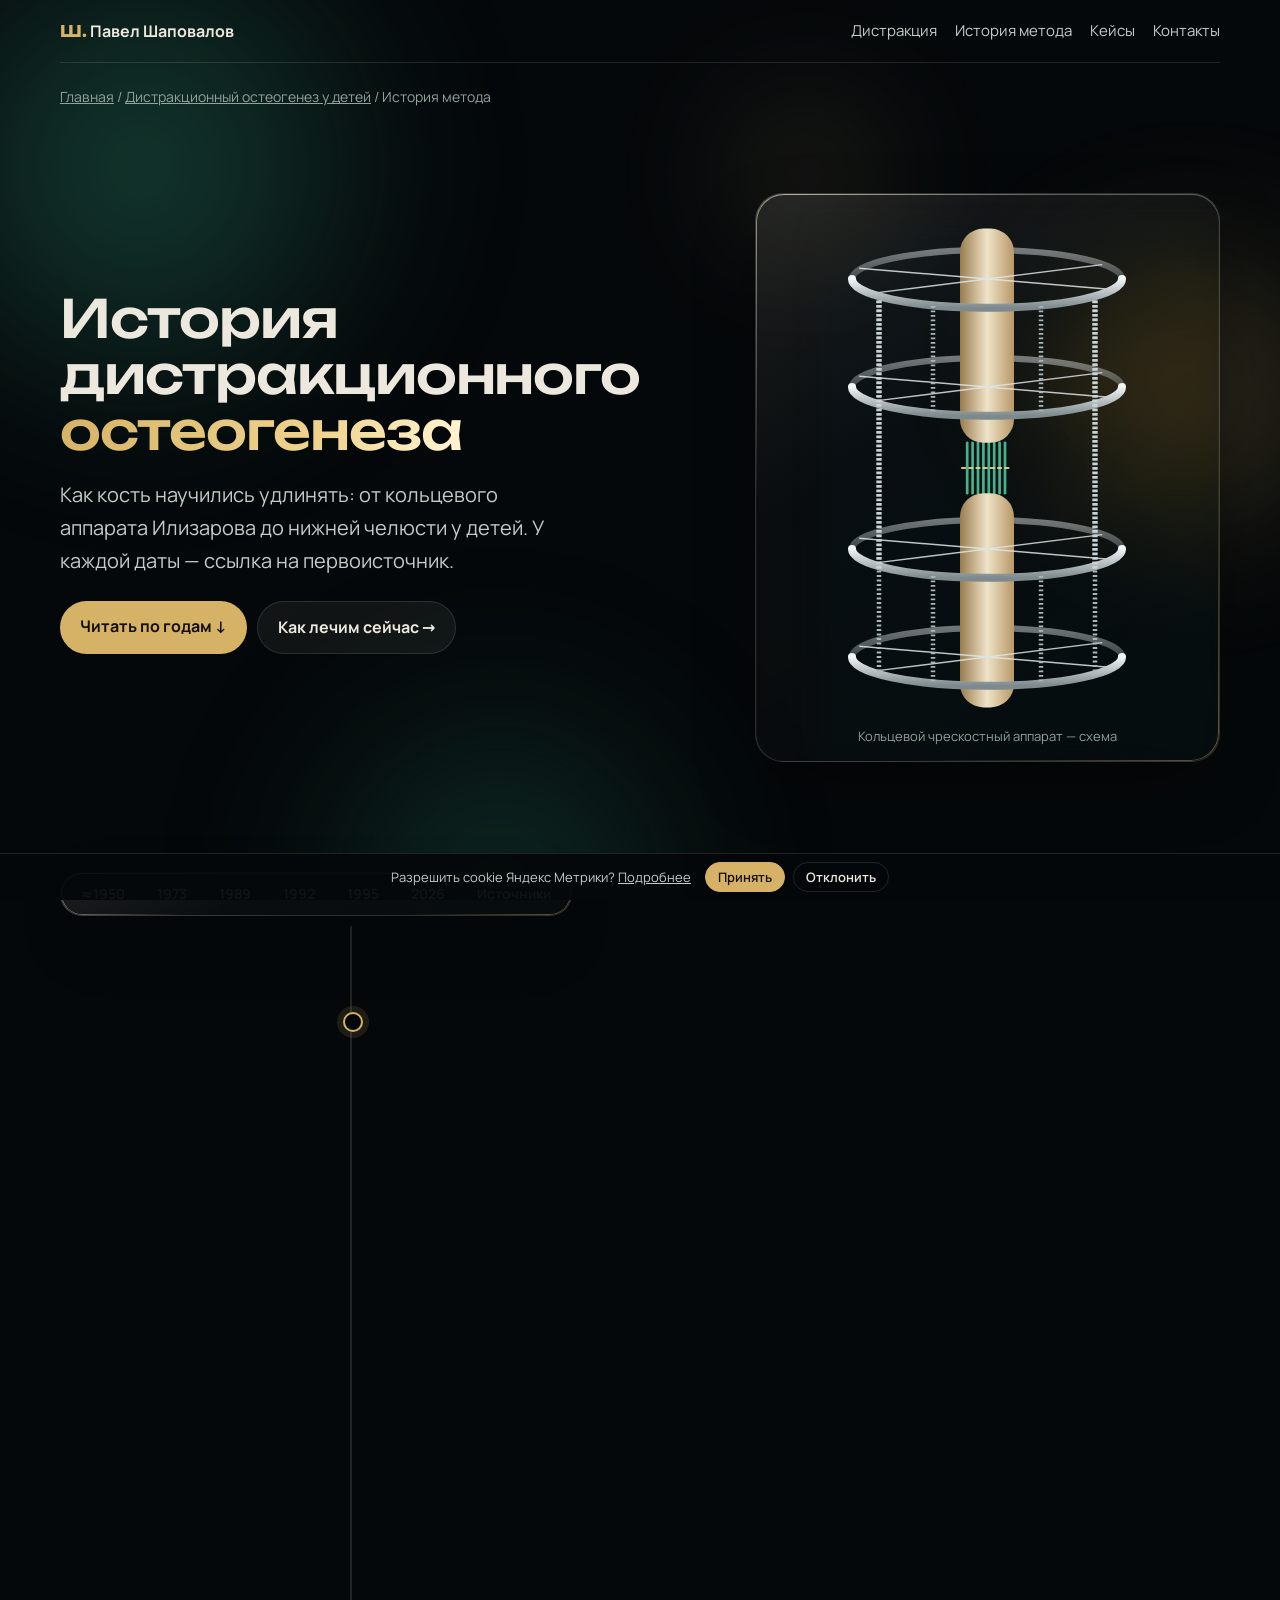
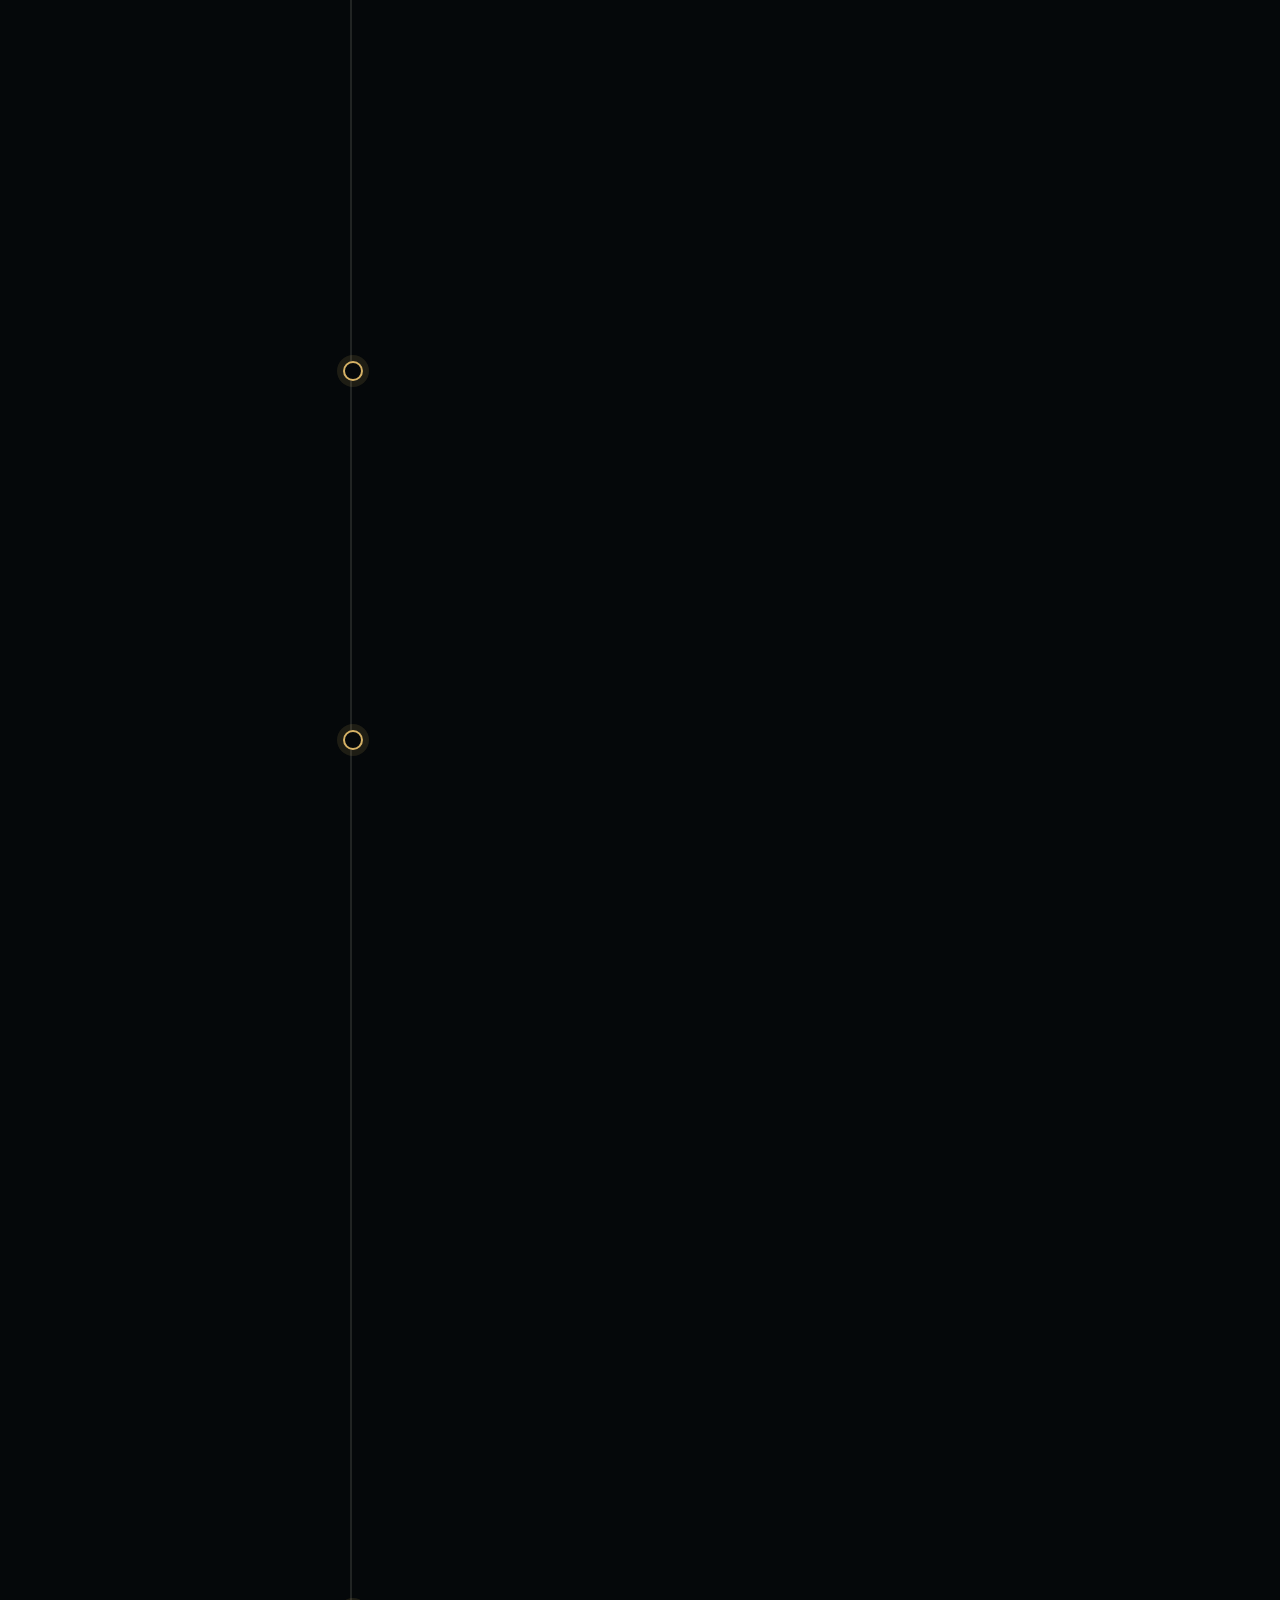
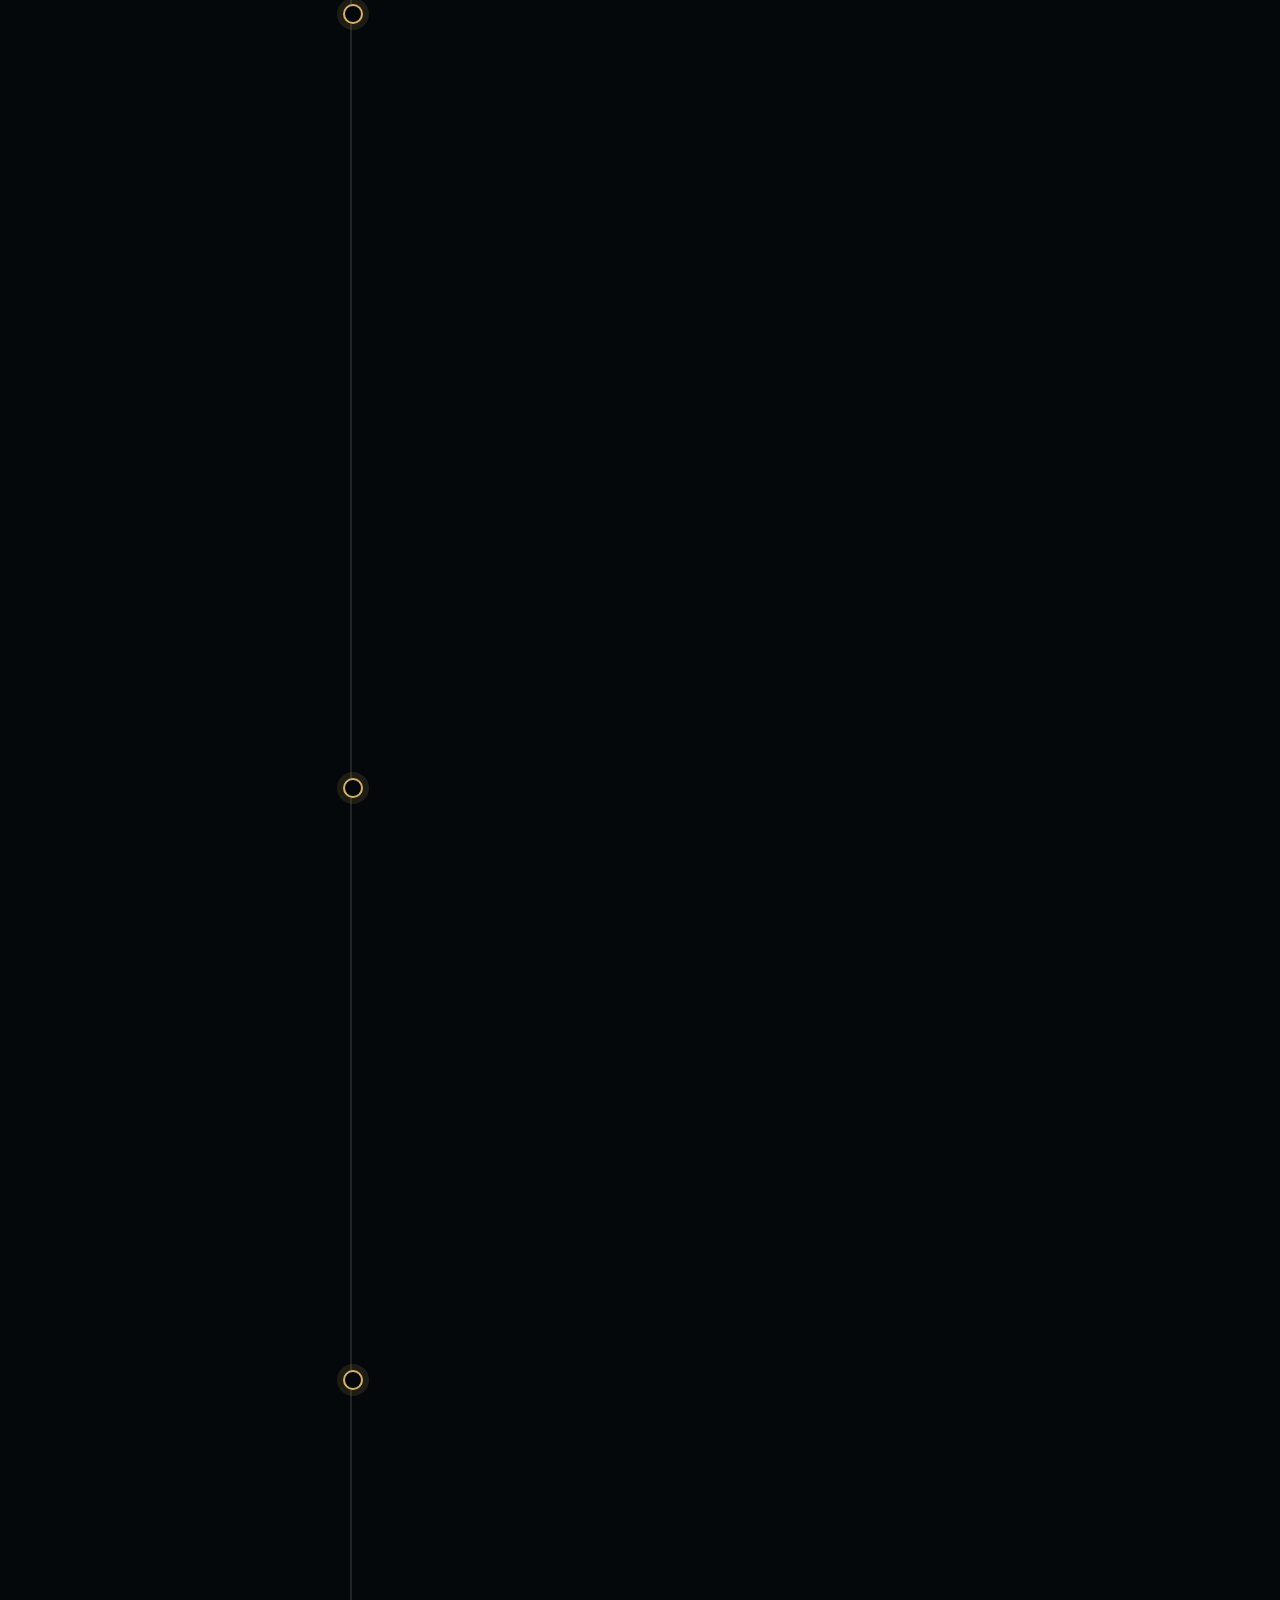
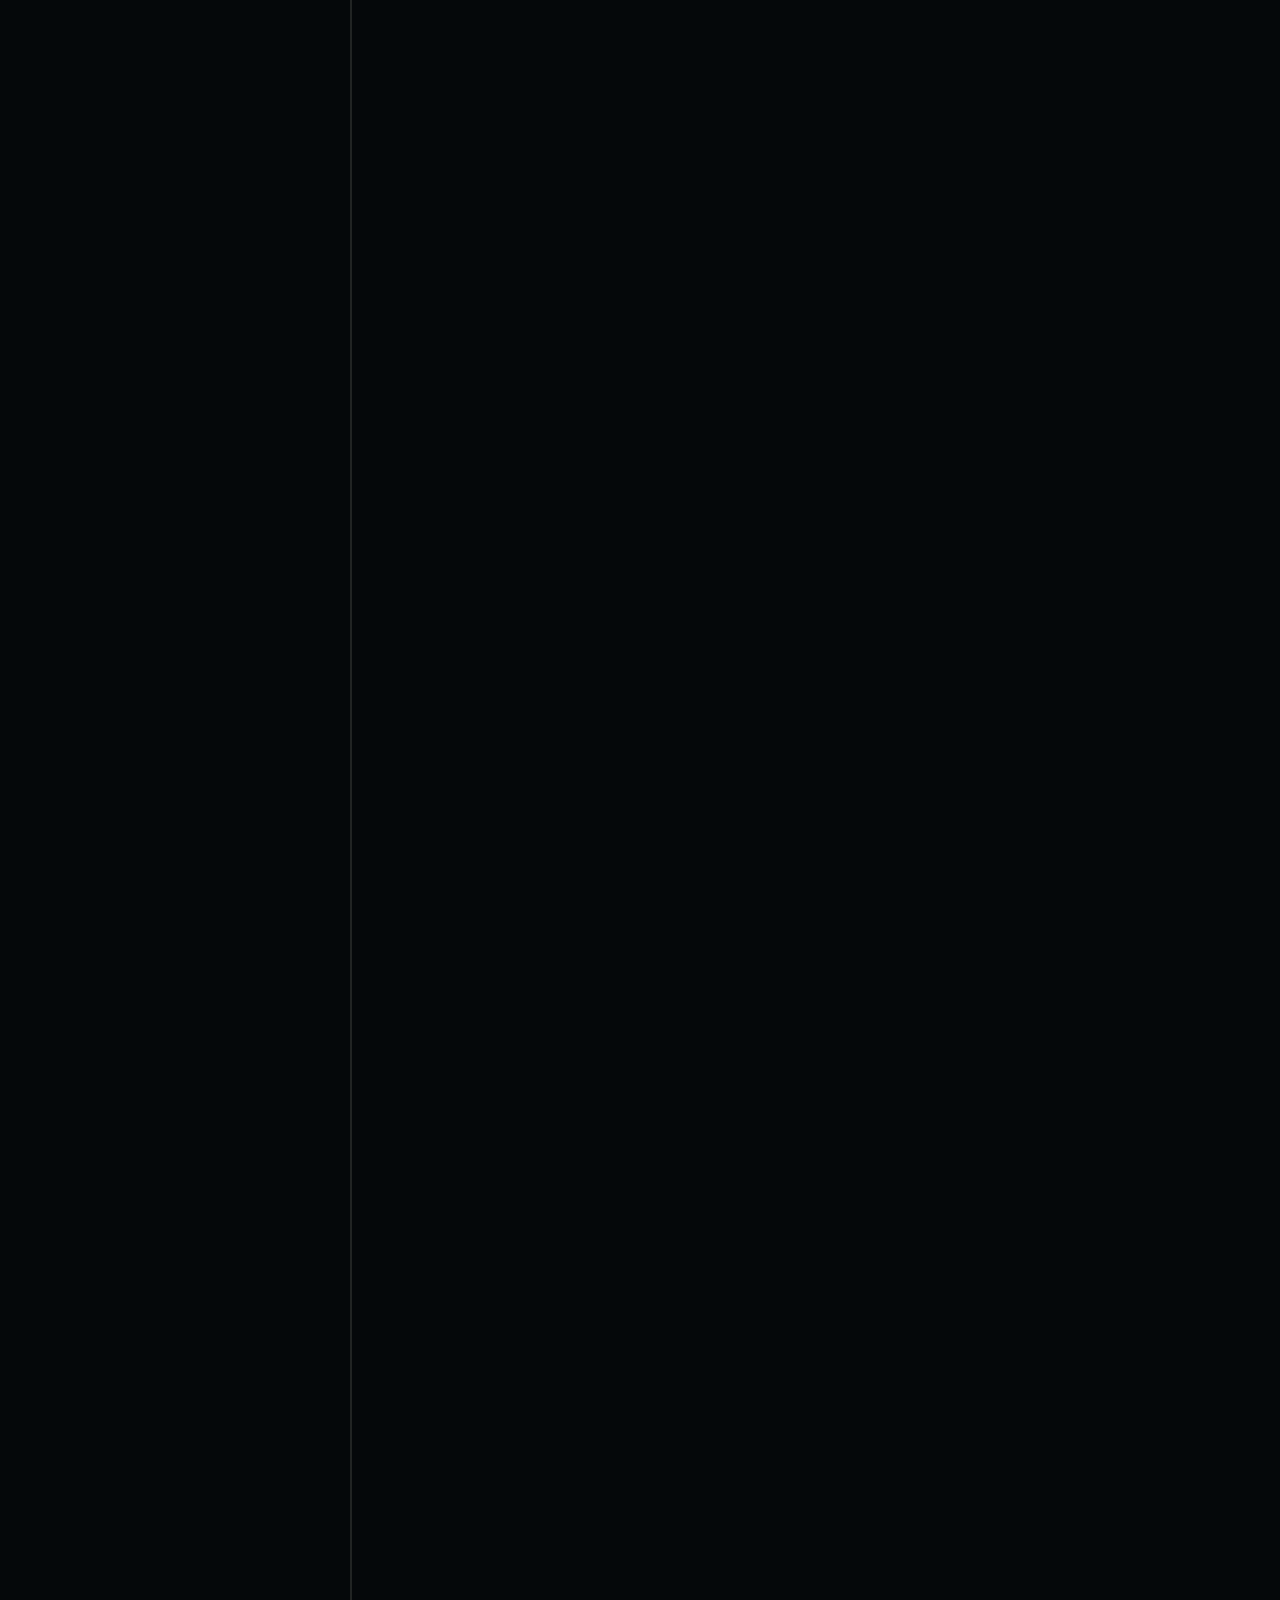
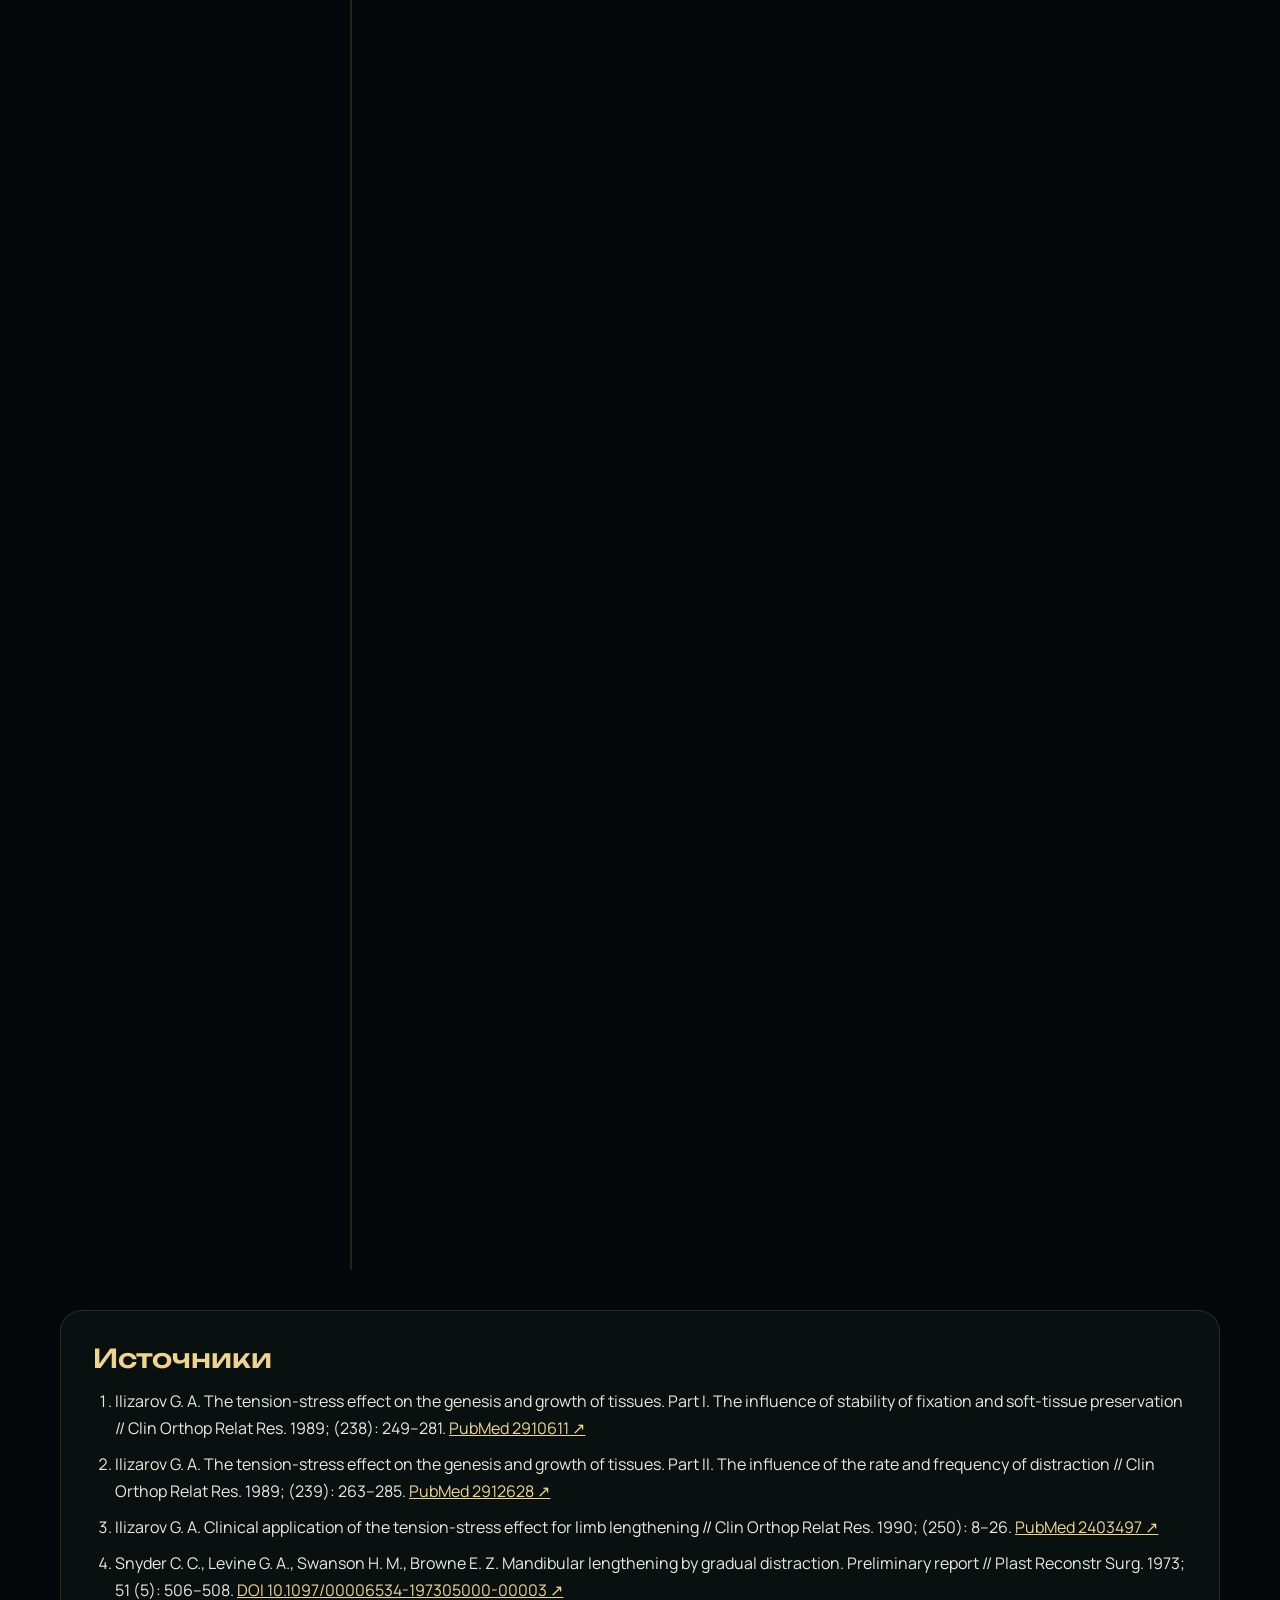
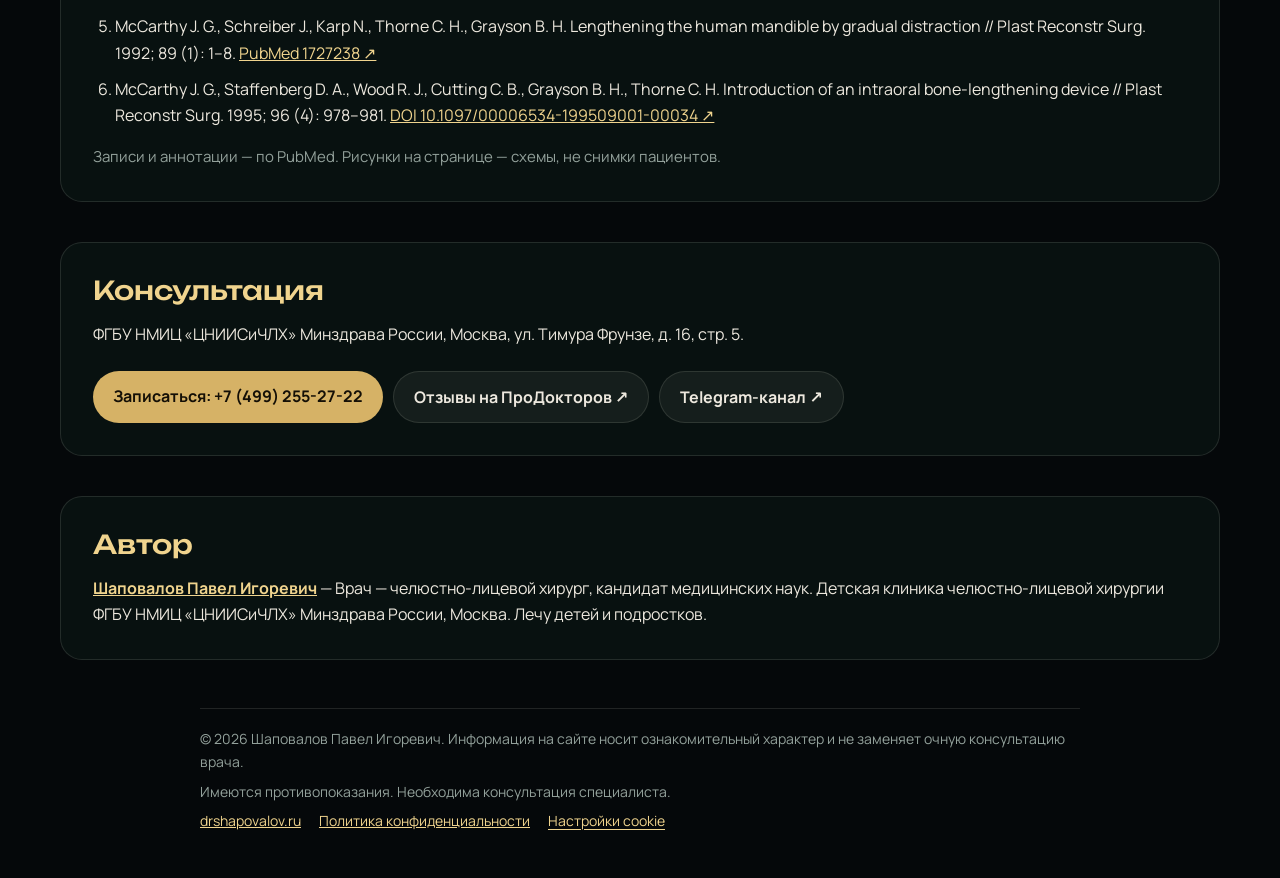
<file: lechenie/distraktsionnyj-osteogenez/istoriya/index.html>
<!doctype html>
<html lang="ru">
<head>
<meta charset="utf-8">
<meta name="viewport" content="width=device-width, initial-scale=1, viewport-fit=cover">
<meta http-equiv="Content-Security-Policy" content="default-src 'self'; script-src 'self' 'sha256-iaZMs8GlTU1CPDQl8Vbk0Mz305JL4rM+sHk4FEvzTMA=' https://mc.yandex.ru https://mc.yandex.com https://yastatic.net; style-src 'self'; font-src 'self'; img-src 'self' data: https://mc.yandex.ru https://mc.yandex.com; connect-src 'self' https://mc.yandex.ru https://mc.yandex.com; frame-src blob: https://mc.yandex.ru https://mc.yandex.com; base-uri 'self'; form-action 'none'; object-src 'none'">
<meta name="referrer" content="strict-origin-when-cross-origin">
<title>История дистракционного остеогенеза | Шаповалов П. И.</title>
<meta name="description" content="Г. А. Илизаров, опыт на собаках (1973), J. G. McCarthy и дети (1992), внутриротовой аппарат (1995) — история метода со ссылками на PubMed.">
<link rel="canonical" href="https://drshapovalov.ru/lechenie/distraktsionnyj-osteogenez/istoriya/">
<meta property="og:type" content="article"><meta property="og:locale" content="ru_RU"><meta property="og:site_name" content="Dr. Shapovalov">
<meta property="og:title" content="История дистракционного остеогенеза | Шаповалов П. И."><meta property="og:description" content="Г. А. Илизаров, опыт на собаках (1973), J. G. McCarthy и дети (1992), внутриротовой аппарат (1995) — история метода со ссылками на PubMed."><meta property="og:url" content="https://drshapovalov.ru/lechenie/distraktsionnyj-osteogenez/istoriya/">
<meta property="og:image" content="https://drshapovalov.ru/img/og-cover.jpg"><meta name="twitter:card" content="summary_large_image">
<meta name="theme-color" content="#05080a">
<link rel="icon" href="/favicon.ico" sizes="48x48">
<link rel="icon" href="/favicon.svg" type="image/svg+xml">
<link rel="apple-touch-icon" href="/apple-touch-icon.png">
<link rel="stylesheet" href="/fonts/fonts.css">
<link rel="stylesheet" href="/pages.css">
<link rel="stylesheet" href="/history.css">
<script src="/history.js"></script>

<script type="application/ld+json">{"@context": "https://schema.org", "@graph": [{"@type": "Article", "@id": "https://drshapovalov.ru/lechenie/distraktsionnyj-osteogenez/istoriya/", "url": "https://drshapovalov.ru/lechenie/distraktsionnyj-osteogenez/istoriya/", "headline": "История дистракционного остеогенеза", "name": "История дистракционного остеогенеза | Шаповалов П. И.", "description": "Г. А. Илизаров, опыт на собаках (1973), J. G. McCarthy и дети (1992), внутриротовой аппарат (1995) — история метода со ссылками на PubMed.", "inLanguage": "ru", "author": {"@id": "https://drshapovalov.ru/#person"}, "isPartOf": {"@id": "https://drshapovalov.ru/#site"}, "dateModified": "2026-11-26", "about": {"@type": "MedicalProcedure", "name": "Дистракционный остеогенез", "procedureType": "https://schema.org/SurgicalProcedure"}, "mentions": [{"@type": "Person", "name": "Г. А. Илизаров"}, {"@type": "Person", "name": "J. G. McCarthy"}], "citation": [{"@type": "ScholarlyArticle", "name": "Ilizarov G. A. The tension-stress effect on the genesis and growth of tissues. Part I. The influence of stability of fixation and soft-tissue preservation // Clin Orthop Relat Res. 1989; (238): 249–281.", "url": "https://pubmed.ncbi.nlm.nih.gov/2910611/"}, {"@type": "ScholarlyArticle", "name": "Ilizarov G. A. The tension-stress effect on the genesis and growth of tissues. Part II. The influence of the rate and frequency of distraction // Clin Orthop Relat Res. 1989; (239): 263–285.", "url": "https://pubmed.ncbi.nlm.nih.gov/2912628/"}, {"@type": "ScholarlyArticle", "name": "Ilizarov G. A. Clinical application of the tension-stress effect for limb lengthening // Clin Orthop Relat Res. 1990; (250): 8–26.", "url": "https://pubmed.ncbi.nlm.nih.gov/2403497/"}, {"@type": "ScholarlyArticle", "name": "Snyder C. C., Levine G. A., Swanson H. M., Browne E. Z. Mandibular lengthening by gradual distraction. Preliminary report // Plast Reconstr Surg. 1973; 51 (5): 506–508.", "url": "https://doi.org/10.1097/00006534-197305000-00003"}, {"@type": "ScholarlyArticle", "name": "McCarthy J. G., Schreiber J., Karp N., Thorne C. H., Grayson B. H. Lengthening the human mandible by gradual distraction // Plast Reconstr Surg. 1992; 89 (1): 1–8.", "url": "https://pubmed.ncbi.nlm.nih.gov/1727238/"}, {"@type": "ScholarlyArticle", "name": "McCarthy J. G., Staffenberg D. A., Wood R. J., Cutting C. B., Grayson B. H., Thorne C. H. Introduction of an intraoral bone-lengthening device // Plast Reconstr Surg. 1995; 96 (4): 978–981.", "url": "https://doi.org/10.1097/00006534-199509001-00034"}]}, {"@type": "BreadcrumbList", "itemListElement": [{"@type": "ListItem", "position": 1, "name": "Главная", "item": "https://drshapovalov.ru/"}, {"@type": "ListItem", "position": 2, "name": "Дистракционный остеогенез у детей", "item": "https://drshapovalov.ru/lechenie/distraktsionnyj-osteogenez/"}, {"@type": "ListItem", "position": 3, "name": "История метода", "item": "https://drshapovalov.ru/lechenie/distraktsionnyj-osteogenez/istoriya/"}]}]}</script>
</head>
<body class="wide">
<header class="top"><a class="brand" href="/"><span class="mark">Ш.</span> Павел Шаповалов</a>
<nav><a href="/lechenie/distraktsionnyj-osteogenez/">Дистракция</a><a href="/lechenie/distraktsionnyj-osteogenez/istoriya/">История метода</a><a href="/kejsy/">Кейсы</a><a href="/#contacts">Контакты</a></nav></header>
<main>
<p class="crumbs"><a href="/">Главная</a> <span aria-hidden="true">/</span> <a href="/lechenie/distraktsionnyj-osteogenez/">Дистракционный остеогенез у детей</a> <span aria-hidden="true">/</span> <span aria-current="page">История метода</span></p>
<svg class="lg-defs" width="0" height="0" aria-hidden="true" focusable="false"><filter id="lg" x="-5%" y="-5%" width="110%" height="110%" color-interpolation-filters="sRGB">
<feTurbulence type="fractalNoise" baseFrequency="0.006 0.011" numOctaves="2" seed="11" result="n"/><feGaussianBlur in="n" stdDeviation="3" result="nb"/>
<feDisplacementMap in="SourceGraphic" in2="nb" scale="38" xChannelSelector="R" yChannelSelector="G"/></filter></svg>
<div class="orbs" aria-hidden="true"><i></i><i></i><i></i><i></i></div>
<article class="hist">
<header class="hero">
  <div class="hero-t rv">
    <h1>История дистракционного <span class="gold">остеогенеза</span></h1>
    <p class="lede">Как кость научились удлинять: от кольцевого аппарата Илизарова до нижней челюсти у детей. У каждой даты — ссылка на первоисточник.</p>
    <p class="row"><a class="btn" href="#y1950">Читать по годам ↓</a><a class="btn ghost" href="/lechenie/distraktsionnyj-osteogenez/">Как лечим сейчас →</a></p>
  </div>
  <figure class="hero-f glass rv"><svg class="ring-svg" viewBox="0 0 400 560" role="img"><title>Схема кольцевого аппарата Г. А. Илизарова: спицы проходят через кость и натянуты на кольцах, между фрагментами растёт новая кость.</title><defs><linearGradient id="hb" x1="0" x2="1"><stop offset="0" stop-color="#9a7c4e"/><stop offset=".5" stop-color="#efe3c8"/><stop offset="1" stop-color="#b89868"/></linearGradient><linearGradient id="hs" x1="0" y1="0" x2="0" y2="1"><stop offset="0" stop-color="#f1f5f6"/><stop offset="1" stop-color="#7d898d"/></linearGradient></defs><g class="top"><path class="ring back" pathLength="1" d="M50 70 A150 32 0 0 1 350 70"/><path class="ring back" pathLength="1" d="M50 190 A150 32 0 0 1 350 190"/></g><g class="bot"><path class="ring back" pathLength="1" d="M50 370 A150 32 0 0 1 350 370"/><path class="ring back" pathLength="1" d="M50 490 A150 32 0 0 1 350 490"/></g><g class="regen"><path d="M178 252 V308"/><path d="M184 252 V308"/><path d="M190 252 V308"/><path d="M196 252 V308"/><path d="M202 252 V308"/><path d="M208 252 V308"/><path d="M214 252 V308"/><path d="M220 252 V308"/><path class="zone" d="M172 280 H228"/></g><g class="top"><rect class="hbone" x="170" y="14" width="60" height="238" rx="26"/><path class="wire" pathLength="1" d="M58 58 L342 82"/><path class="wire" pathLength="1" d="M72 86 L328 54"/><path class="wire" pathLength="1" d="M58 178 L342 202"/><path class="wire" pathLength="1" d="M72 206 L328 174"/><path class="ring" pathLength="1" d="M50 70 A150 32 0 0 0 350 70"/><path class="ring" pathLength="1" d="M50 190 A150 32 0 0 0 350 190"/><path class="rod" d="M80 94 V214"/><path class="rod" d="M320 94 V214"/><path class="rod" d="M140 100 V220"/><path class="rod" d="M260 100 V220"/></g><g class="bot"><rect class="hbone" x="170" y="308" width="60" height="238" rx="26"/><path class="wire" pathLength="1" d="M58 358 L342 382"/><path class="wire" pathLength="1" d="M72 386 L328 354"/><path class="wire" pathLength="1" d="M58 478 L342 502"/><path class="wire" pathLength="1" d="M72 506 L328 474"/><path class="ring" pathLength="1" d="M50 370 A150 32 0 0 0 350 370"/><path class="ring" pathLength="1" d="M50 490 A150 32 0 0 0 350 490"/><path class="rod" d="M80 394 V514"/><path class="rod" d="M320 394 V514"/><path class="rod" d="M140 400 V520"/><path class="rod" d="M260 400 V520"/></g><g class="link"><path class="rod long" d="M80 94 V394"/><path class="rod long" d="M320 94 V394"/></g></svg><figcaption>Кольцевой чрескостный аппарат — схема</figcaption></figure>
</header>
<nav class="years glass" aria-label="Годы"><a href="#y1950">≈1950</a><a href="#y1973">1973</a><a href="#y1989">1989</a><a href="#y1992">1992</a><a href="#y1995">1995</a><a href="#y2026">2026</a><a href="#src">Источники</a></nav>
<div class="tl">
<section class="ch" id="y1950"><p class="yr rv" aria-hidden="true">≈1950</p><div class="card glass rv">
  <p class="where">Курган, СССР</p>
  <h2>Кость растёт, если её растягивать</h2>
  <p>Г. А. Илизаров работал в Кургане, во Всесоюзном центре восстановительной травматологии и ортопедии.<sup class="ref"><a href="#src-1">1</a>, <a href="#src-3">3</a></sup> Он создал кольцевой чрескостный аппарат: спицы проходят через кость и натягиваются на кольцах снаружи. Аппарат держит фрагменты кости и позволяет понемногу их разводить.<sup class="ref"><a href="#src-3">3</a></sup></p>
  <p class="calc">В обзоре 1990 года Илизаров пишет, что развивает эту систему 40 лет.<sup class="ref"><a href="#src-3">3</a></sup> Отсюда дата: 1990 − 40 ≈ 1950.</p>
  <h3>Условия, которые он считал важными<sup class="ref"><a href="#src-3">3</a></sup></h3>
  <ol class="rules"><li>Бережная остеотомия: сохранить кровоснабжение кости и костного мозга</li><li>Стабильная фиксация аппаратом</li><li>Пауза перед началом удлинения</li><li>1 мм в сутки, частыми маленькими шагами</li><li>Период неподвижной фиксации после удлинения</li><li>Нагрузка на удлиняемую конечность</li></ol>
  <p class="note">Те же этапы — операция, пауза, удлинение, покой — на схеме <a href="/#distraction">«Как растёт кость»</a>.</p>
</div></section>
<section class="ch" id="y1973"><p class="yr rv" aria-hidden="true">1973</p><div class="card glass rv">
  <p class="where">Plastic and Reconstructive Surgery</p>
  <h2>Нижняя челюсть: опыт на собаках</h2>
  <p>C. C. Snyder и соавторы публикуют «Удлинение нижней челюсти постепенной дистракцией. Предварительное сообщение». Эксперимент — на собаках.<sup class="ref"><a href="#src-4">4</a></sup></p>
</div></section>
<section class="ch" id="y1989"><p class="yr rv" aria-hidden="true">1989</p><div class="card glass rv">
  <p class="where">Clinical Orthopaedics and Related Research</p>
  <h2>1 миллиметр в сутки</h2>
  <p>Выходят две экспериментальные работы Илизарова об «эффекте напряжения растяжения» — как ткани растут под медленным натяжением.<sup class="ref"><a href="#src-1">1</a>, <a href="#src-2">2</a></sup> На голени собак он сравнил разный темп и ритм удлинения. Выберите темп:</p>
  <div class="rate glass rv">
<fieldset><legend>Темп удлинения в эксперименте</legend><div class="chips"><label class="chip"><input type="radio" name="rate" id="r05" value="05"><span>0,5&nbsp;мм/сут</span></label><label class="chip"><input type="radio" name="rate" id="r10" value="10" checked><span>1&nbsp;мм/сут</span></label><label class="chip"><input type="radio" name="rate" id="r20" value="20"><span>2&nbsp;мм/сут</span></label></div></fieldset>
<svg class="rate-svg" viewBox="0 40 640 175" role="img"><title>Схема: фрагменты кости и новая кость между ними при разном темпе удлинения.</title>
<rect class="frag" x="30" y="60" width="222" height="100" rx="20"/>
<g class="g05"><rect class="fused" x="250" y="60" width="34" height="100"/></g>
<g class="g10"><path d="M257 66 V154"/><path d="M264 66 V154"/><path d="M271 66 V154"/><path d="M278 66 V154"/><path d="M285 66 V154"/><path d="M292 66 V154"/><path d="M299 66 V154"/><path d="M306 66 V154"/><path d="M313 66 V154"/><path d="M320 66 V154"/><path d="M327 66 V154"/><path d="M334 66 V154"/><path d="M341 66 V154"/><path d="M348 66 V154"/><path class="zone" d="M302 62 V158"/></g>
<g class="g20"><path d="M262 70 V100 M262 120 V150 M292 66 V90 M322 132 V156 M354 70 V96 M386 120 V152 M404 74 V98"/></g>
<g class="fr"><rect class="frag" x="282" y="60" width="222" height="100" rx="20"/></g>
<text class="lbl" x="30" y="200">фрагмент</text><text class="lbl gap-l" x="320" y="200" text-anchor="middle">новая кость</text></svg>
<div class="outs" aria-live="polite"><p class="out o05"><strong>0,5 мм в сутки.</strong> Кость часто срасталась раньше времени — удлинение останавливалось. <span class="days">20 мм при таком темпе — 40 дней (20 ÷ 0,5).</span></p><p class="out o10"><strong>1 мм в сутки.</strong> Лучший результат. Новая кость росла параллельными колоннами в обе стороны от центральной зоны роста — структура, похожая на ростковую пластинку. <span class="days">20 мм при таком темпе — 20 дней (20 ÷ 1).</span></p><p class="out o20"><strong>2 мм в сутки.</strong> Часто — нежелательные изменения в удлиняемых тканях. <span class="days">20 мм при таком темпе — 10 дней (20 ÷ 2).</span></p></div>
<p class="note">Эксперимент на голени собак: темп 0,5, 1 и 2 мм в сутки, по 1, 4 и 60 шагов в сутки. Чем чаще шаги, тем лучше результат.<sup class="ref"><a href="#src-2">2</a></sup> Рисунок условный.</p>
</div>
</div></section>
<section class="ch" id="y1992"><p class="yr rv" aria-hidden="true">1992</p><div class="card glass rv">
  <p class="where">Нью-Йоркский университет</p>
  <h2>Нижняя челюсть у детей</h2>
  <p>J. G. McCarthy и коллеги удлинили нижнюю челюсть постепенной дистракцией у четырёх детей. Авторы отметили: без костных трансплантатов, переливания крови и межчелюстной фиксации.<sup class="ref"><a href="#src-5">5</a></sup></p>
  <dl class="stats">
    <div><dt>пациента</dt><dd data-count="4">4</dd></div>
    <div><dt>мес — средний возраст<br><span class="calc">78 ÷ 12 = 6,5 года</span></dt><dd data-count="78">78</dd></div>
    <div><dt>мм — удлинение</dt><dd>18–24</dd></div>
    <div><dt>недель фиксации после</dt><dd data-count="9">≈9</dd></div>
  </dl>
  <figure class="jaw rv"><svg class="jaw-svg ext" viewBox="90 40 580 410" role="img"><title>Схема: наружный аппарат на нижней челюсти, штифты выходят через кожу.</title><g class="post"><path class="bone" d="M122 80 C118 62 140 50 162 52 C182 54 190 66 184 80 C180 92 186 104 196 116 C210 134 236 138 252 116 C260 102 263 84 268 64 C280 96 286 150 300 196 C310 212 326 216 345 216 L345 343 C300 340 262 334 238 326 C220 320 206 322 194 316 C168 304 156 286 154 262 C150 220 140 150 132 108 C128 96 124 88 122 80 Z"/></g><g class="regen"><path d="M345 222 V337"/><path d="M349 222 V337"/><path d="M353 222 V337"/><path d="M357 222 V337"/><path d="M361 222 V337"/><path d="M365 222 V337"/><path d="M369 222 V337"/><path d="M373 222 V337"/></g><g class="ant"><path class="bone" d="M345 216 C420 220 520 216 590 198 C600 196 606 196 610 200 C606 222 600 244 604 262 C610 286 626 306 624 330 C622 350 604 362 580 364 C500 366 420 352 345 343 Z"/></g><path class="skin" d="M120 372 C260 392 470 396 640 380"/><g class="dev"><path class="pin" d="M300 270 V420"/><path class="pin" d="M322 268 V420"/><path class="pin" d="M410 276 V420"/><path class="pin" d="M432 278 V420"/><rect class="steel" x="282" y="414" width="170" height="16" rx="6"/><circle class="steel" cx="468" cy="422" r="13"/></g><text class="lbl" x="380" y="436">снаружи, через кожу</text></svg></figure>
</div></section>
<section class="ch" id="y1995"><p class="yr rv" aria-hidden="true">1995</p><div class="card glass rv">
  <p class="where">Нью-Йоркский университет</p>
  <h2>Аппарат уходит в рот</h2>
  <p>Главный упрёк наружному аппарату — рубцы на коже от разреза и от пути аппарата. Группа McCarthy сделала миниатюрный аппарат для установки через рот и проверила его на 10 собаках: те же возможности, но без разреза кожи и рубца.<sup class="ref"><a href="#src-6">6</a></sup></p>
  <figure class="jaw rv"><svg class="jaw-svg int" viewBox="90 40 580 410" role="img"><title>Схема: внутриротовой аппарат на нижней челюсти, без разреза кожи.</title><g class="post"><path class="bone" d="M122 80 C118 62 140 50 162 52 C182 54 190 66 184 80 C180 92 186 104 196 116 C210 134 236 138 252 116 C260 102 263 84 268 64 C280 96 286 150 300 196 C310 212 326 216 345 216 L345 343 C300 340 262 334 238 326 C220 320 206 322 194 316 C168 304 156 286 154 262 C150 220 140 150 132 108 C128 96 124 88 122 80 Z"/></g><g class="regen"><path d="M345 222 V337"/><path d="M349 222 V337"/><path d="M353 222 V337"/><path d="M357 222 V337"/><path d="M361 222 V337"/><path d="M365 222 V337"/><path d="M369 222 V337"/><path d="M373 222 V337"/></g><g class="ant"><path class="bone" d="M345 216 C420 220 520 216 590 198 C600 196 606 196 610 200 C606 222 600 244 604 262 C610 286 626 306 624 330 C622 350 604 362 580 364 C500 366 420 352 345 343 Z"/></g><g class="dev"><rect class="steel" x="296" y="262" width="56" height="30" rx="7"/><rect class="steel" x="372" y="262" width="56" height="30" rx="7"/><rect class="steel" x="340" y="270" width="44" height="14" rx="4"/><circle class="screw" cx="310" cy="277" r="4"/><circle class="screw" cx="338" cy="277" r="4"/><circle class="screw" cx="386" cy="277" r="4"/><circle class="screw" cx="414" cy="277" r="4"/></g><text class="lbl" x="380" y="436">аппарат внутри, разреза кожи нет</text></svg></figure>
</div></section>
<section class="ch now" id="y2026"><p class="yr rv" aria-hidden="true">2026</p><div class="card glass rv">
  <p class="where">Москва, ФГБУ НМИЦ «ЦНИИСиЧЛХ»</p>
  <h2>Показания — по измерениям</h2>
  <p>П. И. Шаповалов защитил кандидатскую диссертацию <strong>«Оценка клинической эффективности применения метода дистракционного остеогенеза при лечении пациентов детского возраста с недоразвитием нижней челюсти»</strong>. Диссертационный совет 21.1.079.02 на базе ФГБУ НМИЦ «ЦНИИСиЧЛХ» Минздрава России. Научный руководитель — Кулаков Анатолий Алексеевич — академик РАН, доктор медицинских наук, профессор, заслуженный деятель науки РФ.</p>
  <p>Определены показания к дистракционному остеогенезу на основании морфометрических измерений; разработаны интегральные индексы для определения показаний к дистракционному остеогенезу. <a href="https://search.rsl.ru/ru/record/01015615229" target="_blank" rel="noopener">Запись в РГБ ↗</a></p>
  <h3>Статьи о дистракции и нижней челюсти</h3><ul class="pubs-g"><li class="pub glass"><a href="https://doi.org/10.33925/1683-3031-2026-1066" target="_blank" rel="noopener"><img src="/img/pubs/sdv-2026-1066-card.jpg" alt="Первая страница статьи «Структурно-функциональные особенности дистракционного остеогенеза нижней челюсти у детей и подростков: клинико-рентгенологическое и морфологическое исследование»" loading="lazy" width="300" height="400"><span class="pt">Структурно-функциональные особенности дистракционного остеогенеза нижней челюсти у детей и подростков: клинико-рентгенологическое и морфологическое исследование</span><span class="pj">Стоматология детского возраста и профилактика. 2026. Т. 26, № 3</span></a></li><li class="pub glass"><a href="https://doi.org/10.17116/plast.hirurgia202604251" target="_blank" rel="noopener"><img src="/img/pubs/plast-2026-4-2-card.jpg" alt="Первая страница статьи «Методологические ошибки при сопоставлении ультразвуковой и томографической картины дистракционного регенерата нижней челюсти»" loading="lazy" width="300" height="400"><span class="pt">Методологические ошибки при сопоставлении ультразвуковой и томографической картины дистракционного регенерата нижней челюсти</span><span class="pj">Пластическая хирургия и эстетическая медицина. 2026. № 4, вып. 2. С. 51–58</span></a></li><li class="pub glass"><a href="https://doi.org/10.52341/20738080_2026_145_6_2" target="_blank" rel="noopener"><img src="/img/pubs/mvd-2026-card.jpg" alt="Первая страница статьи «Анатомические отрезки нижней челюсти как основа для количественной оценки ростовой динамики и асимметрии»" loading="lazy" width="300" height="400"><span class="pt">Анатомические отрезки нижней челюсти как основа для количественной оценки ростовой динамики и асимметрии</span><span class="pj">Медицинский вестник МВД. 2026. № 6 (145)</span></a></li><li class="pub glass"><a href="https://doi.org/10.25005/2074-0581-2026-28-3-887-897" target="_blank" rel="noopener"><img src="/img/pubs/avicenna-2026-card.jpg" alt="Первая страница статьи «Применение дистракционного остеогенеза нижней челюсти у подростков как альтернатива ортогнатической хирургии: серия клинических случаев»" loading="lazy" width="300" height="400"><span class="pt">Применение дистракционного остеогенеза нижней челюсти у подростков как альтернатива ортогнатической хирургии: серия клинических случаев</span><span class="pj">Вестник Авиценны. 2026. Т. 28, № 3. С. 887–897</span></a></li><li class="pub glass"><a href="https://doi.org/10.17116/operhirurg20261001145" target="_blank" rel="noopener"><img src="/img/pubs/pirogov-2026-card.jpg" alt="Первая страница статьи «Анализ ошибок и осложнений дистракционного остеогенеза нижней челюсти у детей и подростков: отчёт о трёх клинических случаях»" loading="lazy" width="300" height="400"><span class="pt">Анализ ошибок и осложнений дистракционного остеогенеза нижней челюсти у детей и подростков: отчёт о трёх клинических случаях</span><span class="pj">Оперативная хирургия и клиническая анатомия (Пироговский научный журнал). 2026. Т. 10, № 1. С. 45–54</span></a></li><li class="pub glass"><a href="https://doi.org/10.52341/20738080_2025_139_6_2" target="_blank" rel="noopener"><img src="/img/pubs/mvd-2025-card.jpg" alt="Первая страница статьи «Оценка точности выполнения дистракционного остеогенеза нижней челюсти у детей. Клинико-рентгенологический анализ»" loading="lazy" width="300" height="400"><span class="pt">Оценка точности выполнения дистракционного остеогенеза нижней челюсти у детей. Клинико-рентгенологический анализ</span><span class="pj">Медицинский вестник МВД. 2025. Т. 139, № 6. С. 2–9</span></a></li><li class="pub glass"><a href="https://doi.org/10.17116/stomat202510406238" target="_blank" rel="noopener"><img src="/img/pubs/stomat-2025-6-38-card.jpg" alt="Первая страница статьи «Выбор типа компрессионно-дистракционного аппарата при недоразвитии нижней челюсти в зависимости от её морфометрических параметров»" loading="lazy" width="300" height="400"><span class="pt">Выбор типа компрессионно-дистракционного аппарата при недоразвитии нижней челюсти в зависимости от её морфометрических параметров</span><span class="pj">Стоматология. 2025. Т. 104, № 6-2. С. 38–43</span></a></li><li class="pub glass"><a href="https://doi.org/10.17116/stomat202510406265" target="_blank" rel="noopener"><img src="/img/pubs/stomat-2025-6-65-card.jpg" alt="Первая страница статьи «Сравнительный морфометрический анализ размеров тела и ветви нижней челюсти у подростков с различными формами недоразвития: разработка классификации степеней недоразвития и алгоритма выбора хирургической тактики»" loading="lazy" width="300" height="400"><span class="pt">Сравнительный морфометрический анализ размеров тела и ветви нижней челюсти у подростков с различными формами недоразвития: разработка классификации степеней недоразвития и алгоритма выбора хирургической тактики</span><span class="pj">Стоматология. 2025. Т. 104, № 6-2. С. 65–72</span></a></li><li class="pub glass"><a href="https://doi.org/10.17116/stomat202510405184" target="_blank" rel="noopener"><img src="/img/pubs/stomat-2025-5-card.jpg" alt="Первая страница статьи «Персонифицированное управление темпом дистракционного остеогенеза нижней челюсти: влияние механических и физических факторов на созревание костного регенерата»" loading="lazy" width="300" height="400"><span class="pt">Персонифицированное управление темпом дистракционного остеогенеза нижней челюсти: влияние механических и физических факторов на созревание костного регенерата</span><span class="pj">Стоматология. 2025. Т. 104, № 5. С. 84–91</span></a></li><li class="pub glass"><a href="https://doi.org/10.33925/1683-3031-2025-924" target="_blank" rel="noopener"><img src="/img/pubs/sdv-2025-924-card.jpg" alt="Первая страница статьи «Сравнение хирургических доступов при установке дистракторов на нижнюю челюсть у подростков: обзор анатомических, хирургических и эстетических аспектов»" loading="lazy" width="300" height="400"><span class="pt">Сравнение хирургических доступов при установке дистракторов на нижнюю челюсть у подростков: обзор анатомических, хирургических и эстетических аспектов</span><span class="pj">Стоматология детского возраста и профилактика. 2025. Т. 25, № 3 (95). С. 292–304</span></a></li><li class="pub glass"><a href="https://doi.org/10.33925/1683-3031-2025-953" target="_blank" rel="noopener"><img src="/img/pubs/sdv-2025-953-card.jpg" alt="Первая страница статьи «Применение дистракционного остеогенеза нижней челюсти у подростков как альтернатива ортогнатической хирургии: клинический опыт»" loading="lazy" width="300" height="400"><span class="pt">Применение дистракционного остеогенеза нижней челюсти у подростков как альтернатива ортогнатической хирургии: клинический опыт</span><span class="pj">Стоматология детского возраста и профилактика. 2025. Т. 25, № 3 (95). С. 323–331</span></a></li></ul>
  <h3>Конгресс EACMFS, 2026</h3><ul class="talks"><li>A semi-axial CT-based method for quantitative assessment of mandibular asymmetry using a novel integral asymmetry index <span class="pj">— устный доклад, 28th Congress of the European Association for Cranio-Maxillo-Facial Surgery, Афины, Греция, 15–18 сентября 2026</span></li><li>Mandibular anatomical segments as a quantitative assessment tool for growth dynamics and asymmetry in pediatric patients <span class="pj">— стендовый доклад, 28th Congress of the European Association for Cranio-Maxillo-Facial Surgery, Афины, Греция, 15–18 сентября 2026</span></li></ul>
  <p class="row"><a class="btn" href="/lechenie/distraktsionnyj-osteogenez/">Метод сегодня: как проходит лечение →</a><a class="btn ghost" href="/kejsy/">Клинические случаи →</a></p>
</div></section>
</div>
<section class="block srcs" id="src"><h2>Источники</h2><ol><li id="src-1">Ilizarov G. A. The tension-stress effect on the genesis and growth of tissues. Part I. The influence of stability of fixation and soft-tissue preservation // Clin Orthop Relat Res. 1989; (238): 249–281. <a href="https://pubmed.ncbi.nlm.nih.gov/2910611/" target="_blank" rel="noopener">PubMed 2910611 ↗</a></li><li id="src-2">Ilizarov G. A. The tension-stress effect on the genesis and growth of tissues. Part II. The influence of the rate and frequency of distraction // Clin Orthop Relat Res. 1989; (239): 263–285. <a href="https://pubmed.ncbi.nlm.nih.gov/2912628/" target="_blank" rel="noopener">PubMed 2912628 ↗</a></li><li id="src-3">Ilizarov G. A. Clinical application of the tension-stress effect for limb lengthening // Clin Orthop Relat Res. 1990; (250): 8–26. <a href="https://pubmed.ncbi.nlm.nih.gov/2403497/" target="_blank" rel="noopener">PubMed 2403497 ↗</a></li><li id="src-4">Snyder C. C., Levine G. A., Swanson H. M., Browne E. Z. Mandibular lengthening by gradual distraction. Preliminary report // Plast Reconstr Surg. 1973; 51 (5): 506–508. <a href="https://doi.org/10.1097/00006534-197305000-00003" target="_blank" rel="noopener">DOI 10.1097/00006534-197305000-00003 ↗</a></li><li id="src-5">McCarthy J. G., Schreiber J., Karp N., Thorne C. H., Grayson B. H. Lengthening the human mandible by gradual distraction // Plast Reconstr Surg. 1992; 89 (1): 1–8. <a href="https://pubmed.ncbi.nlm.nih.gov/1727238/" target="_blank" rel="noopener">PubMed 1727238 ↗</a></li><li id="src-6">McCarthy J. G., Staffenberg D. A., Wood R. J., Cutting C. B., Grayson B. H., Thorne C. H. Introduction of an intraoral bone-lengthening device // Plast Reconstr Surg. 1995; 96 (4): 978–981. <a href="https://doi.org/10.1097/00006534-199509001-00034" target="_blank" rel="noopener">DOI 10.1097/00006534-199509001-00034 ↗</a></li></ol>
<p class="note">Записи и аннотации — по PubMed. Рисунки на странице — схемы, не снимки пациентов.</p></section>
</article>
<section class="block cta">
  <h2>Консультация</h2>
  <p>ФГБУ НМИЦ «ЦНИИСиЧЛХ» Минздрава России, Москва, ул. Тимура Фрунзе, д. 16, стр. 5.</p>
  <p class="row"><a class="btn" href="tel:+74992552722">Записаться: +7 (499) 255-27-22</a>
  <a class="btn ghost" href="https://prodoctorov.ru/moskva/vrach/928950-shapovalov/" target="_blank" rel="noopener">Отзывы на ПроДокторов ↗</a>
  <a class="btn ghost" href="https://t.me/SHAPOVALOV_DR" target="_blank" rel="noopener">Telegram-канал ↗</a></p>
</section>
<section class="block author">
  <h2>Автор</h2>
  <p><a href="/"><strong>Шаповалов Павел Игоревич</strong></a> — Врач — челюстно-лицевой хирург, кандидат медицинских наук. Детская клиника челюстно-лицевой хирургии ФГБУ НМИЦ «ЦНИИСиЧЛХ» Минздрава России, Москва. Лечу детей и подростков.</p>
</section>
</main>
<footer><p>© 2026 Шаповалов Павел Игоревич. Информация на сайте носит ознакомительный характер и не заменяет очную консультацию врача.</p>
<p>Имеются противопоказания. Необходима консультация специалиста.</p>
<p class="legal"><a href="/">drshapovalov.ru</a> <a href="/privacy/">Политика конфиденциальности</a> <button type="button" class="linkish" id="ck-open">Настройки cookie</button></p></footer>
<div class="ck" id="ck" role="region" aria-label="Cookie-файлы" hidden>
  <p>Разрешить cookie Яндекс Метрики? <a href="/privacy/">Подробнее</a></p>
  <p class="ck-btns"><button type="button" id="ck-yes">Принять</button><button type="button" id="ck-no">Отклонить</button></p>
</div>
<dialog id="lb" class="lb" aria-label="Снимок крупно"><button type="button" class="lb-x" data-close aria-label="Закрыть">×</button><img alt=""><p></p></dialog>
<script>(function(){var id=113980040,K="ck-consent",b=document.getElementById("ck"),on=false;function g(){try{return localStorage.getItem(K)}catch(e){return null}}function st(v){try{localStorage.setItem(K,v)}catch(e){}}function drop(){document.cookie.split(";").forEach(function(c){var n=c.split("=")[0].trim();if(n.indexOf("_ym")===0)["","; domain="+location.hostname,"; domain=."+location.hostname.replace(/^www\./,"")].forEach(function(d){document.cookie=n+"=; expires=Thu, 01 Jan 1970 00:00:00 GMT; path=/"+d})})}function load(){if(on||!id)return;on=true;window.ym=window.ym||function(){(window.ym.a=window.ym.a||[]).push(arguments)};window.ym.l=+new Date;var s=document.createElement("script");s.async=1;s.src="https://mc.yandex.ru/metrika/tag.js?id="+id;document.head.appendChild(s);ym(id,"init",{ssr:true,clickmap:true,trackLinks:true,accurateTrackBounce:true,webvisor:false})}document.getElementById("ck-yes").onclick=function(){st("yes");b.hidden=true;load()};document.getElementById("ck-no").onclick=function(){var w=on;st("no");b.hidden=true;drop();if(w)location.reload()};document.getElementById("ck-open").onclick=function(){b.hidden=false};if(id){var v=g();if(v==="yes")load();else if(v!=="no")b.hidden=false}document.addEventListener("click",function(ev){if(!on)return;var a=ev.target.closest&&ev.target.closest("a[href]");if(!a)return;var u=a.getAttribute("href"),t=/^tel:/.test(u)?"phone":/^mailto:/.test(u)?"email":/t\.me\//.test(u)?"telegram":/prodoctorov/.test(u)?"prodoctorov":"";if(t)ym(id,"reachGoal",t)},true)})();(function(){var d=document.getElementById("lb");if(!d||!d.showModal)return;var im=d.querySelector("img"),cp=d.querySelector("p");document.addEventListener("click",function(ev){var a=ev.target.closest&&ev.target.closest("a.zoom");if(!a)return;ev.preventDefault();im.src=a.getAttribute("href");im.alt=(a.querySelector("img")||{}).alt||"";cp.textContent=a.dataset.cap||"";d.showModal()});d.addEventListener("click",function(ev){if(ev.target===d||ev.target.closest("[data-close]"))d.close()})})();</script>
</body>
</html>
</file>
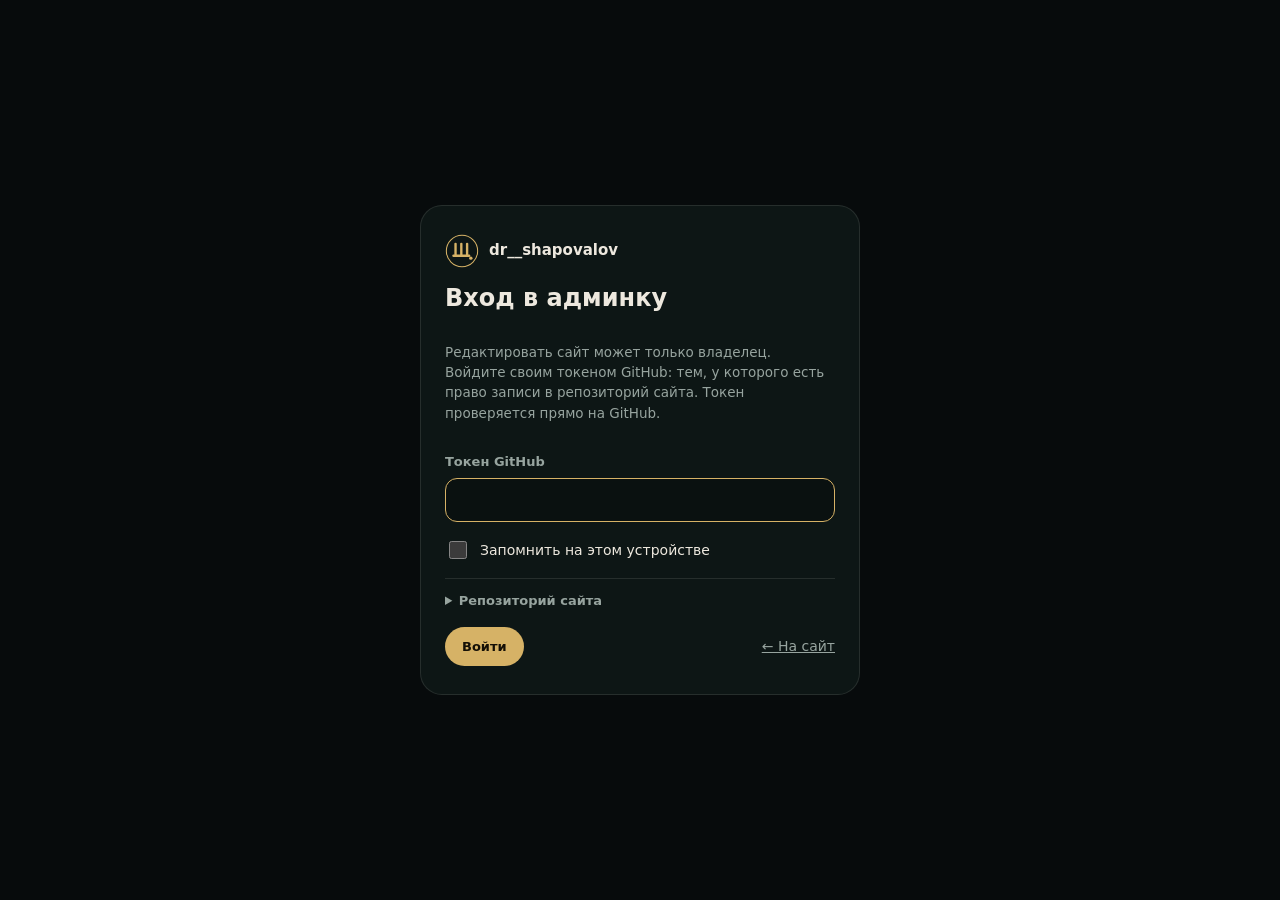
<file: admin.html>
<!doctype html>
<html lang="ru">
<head>
<meta charset="utf-8">
<meta name="viewport" content="width=device-width, initial-scale=1, viewport-fit=cover">
<meta name="robots" content="noindex">
<meta http-equiv="Content-Security-Policy" content="default-src 'self'; base-uri 'none'; object-src 'none'; form-action 'none'; style-src 'self' 'unsafe-inline' https://fonts.googleapis.com; font-src 'self' https://fonts.gstatic.com; upgrade-insecure-requests; script-src 'sha256-imqibtQ2D3dAlrcQcVw6n+C6pnSLkz8VAXqmQMuUaoA='; img-src 'self' data: blob:; connect-src 'self' https://api.github.com https://api-metrika.yandex.net; frame-src 'self'">
<meta name="referrer" content="strict-origin-when-cross-origin">
<title>Админка сайта</title>
<link rel="preconnect" href="https://fonts.googleapis.com">
<link rel="preconnect" href="https://fonts.gstatic.com" crossorigin>
<link rel="stylesheet" href="https://fonts.googleapis.com/css2?family=Manrope:wght@400;500;600;700;800&family=JetBrains+Mono:wght@400;500&display=swap">
<style>
  /* Layout: a calm editing desk in the site's colours. Sections on the left, one form in the middle,
     the real site live on the right. Edits autosave as a draft; "Опубликовать" commits content.json. */
  :root{
    --bg:#070b0c; --panel:#0d1615; --panel-2:#122120; --line:rgba(237,232,222,.11); --line-2:rgba(237,232,222,.2);
    --ink:#ede8de; --mist:#97a49f; --gold:#d6b266; --gold-hi:#f0d48e; --gold-lo:#a77e34; --ok:#7fc8a9; --err:#e98a7a;
    --text:'Manrope','Segoe UI',system-ui,sans-serif; --mono:'JetBrains Mono',ui-monospace,Menlo,monospace;
    color-scheme:dark;
  }
  *{box-sizing:border-box}
  [hidden]{display:none!important}
  html,body{height:100%}
  body{margin:0; background:var(--bg); color:var(--ink); font:15px/1.5 var(--text); -webkit-font-smoothing:antialiased}
  button,input,textarea,select{font:inherit; color:inherit}
  :focus-visible{outline:2px solid var(--gold); outline-offset:2px}
  .app{display:grid; grid-template-columns:250px minmax(0,1fr) minmax(0,440px); grid-template-rows:auto 1fr; height:100%}
  header{grid-column:1/-1; display:flex; align-items:center; gap:14px; padding:12px 18px;
    padding-top:calc(12px + env(safe-area-inset-top,0px)); border-bottom:1px solid var(--line);
    background:rgba(13,22,21,.8); backdrop-filter:blur(16px); -webkit-backdrop-filter:blur(16px)}
  .logo{display:flex; align-items:center; gap:10px; font-weight:800}
  .logo svg{width:26px; height:26px; color:var(--gold)}
  .logo small{font-family:var(--mono); font-weight:400; color:var(--mist); font-size:12px}
  .status{margin-left:auto; font-size:13px; color:var(--mist); display:flex; align-items:center; gap:8px; min-width:0}
  .status i{width:8px; height:8px; border-radius:50%; background:var(--mist); flex:none}
  .status.dirty i{background:var(--gold)} .status.ok i{background:var(--ok)} .status.err i{background:var(--err)}
  .btn{display:inline-flex; align-items:center; gap:8px; padding:9px 16px; border-radius:999px; border:1px solid var(--line-2);
    background:transparent; cursor:pointer; font-weight:700; font-size:13px; white-space:nowrap}
  .btn:hover{border-color:var(--gold); color:var(--gold-hi)}
  .btn.primary{background:var(--gold); color:#140f06; border-color:transparent}
  .btn.primary:hover{filter:brightness(1.07); color:#140f06}
  .btn.sm{padding:5px 11px; font-size:12px}
  .btn.icon{padding:5px 9px}
  .btn:disabled{opacity:.45; cursor:not-allowed}

  nav.side{border-right:1px solid var(--line); overflow:auto; padding:14px 10px 30px}
  .grp{font-family:var(--mono); font-size:11px; letter-spacing:.14em; text-transform:uppercase; color:var(--gold); margin:18px 10px 6px}
  .grp:first-child{margin-top:4px}
  nav.side button{display:flex; width:100%; justify-content:space-between; align-items:center; gap:8px; text-align:left;
    padding:8px 10px; border-radius:10px; border:0; background:none; cursor:pointer; color:var(--mist)}
  nav.side button:hover{background:var(--panel-2); color:var(--ink)}
  nav.side button[aria-current="true"]{background:var(--panel-2); color:var(--ink); box-shadow:inset 2px 0 0 var(--gold)}
  nav.side .cnt{font-family:var(--mono); font-size:11px; color:var(--mist)}
  .mobile-nav{display:none}

  main.form{overflow:auto; padding:26px 28px 80px}
  .form-in{max-width:760px; margin:0 auto; display:flex; flex-direction:column; gap:18px}
  .form-in h1{margin:0; font-size:24px; font-weight:800}
  .hint{color:var(--mist); font-size:13.5px}
  .hint code{font-family:var(--mono); font-size:12.5px; color:var(--gold-hi); background:rgba(214,178,102,.1); padding:1px 6px; border-radius:6px}
  .card{background:var(--panel); border:1px solid var(--line); border-radius:18px; padding:18px; display:flex; flex-direction:column; gap:14px}
  .card-h{display:flex; align-items:center; gap:8px}
  .card-h .num{font-family:var(--mono); font-size:12px; color:var(--gold); flex:none}
  .card-h .ttl{font-weight:700; min-width:0; overflow:hidden; text-overflow:ellipsis; white-space:nowrap; flex:1; cursor:pointer}
  .card-h .tools{display:flex; gap:6px; flex:none}
  .card.closed > :not(.card-h){display:none}
  .field{display:flex; flex-direction:column; gap:6px; min-width:0}
  .field > label{font-size:13px; font-weight:600; color:var(--mist)}
  .field .sub{font-size:12px; color:var(--mist); opacity:.8}
  .row{display:grid; grid-template-columns:repeat(auto-fit,minmax(160px,1fr)); gap:12px}
  input[type=text],input[type=url],input[type=number],input[type=password],textarea{
    width:100%; padding:10px 12px; border-radius:12px; border:1px solid var(--line-2); background:#0a1110; outline:none}
  input:focus,textarea:focus{border-color:var(--gold)}
  textarea{min-height:84px; resize:vertical}
  .empty input,.empty textarea{border-style:dashed; border-color:rgba(214,178,102,.5)}
  .bad input{border-color:var(--err)}
  .chk{display:flex; align-items:center; gap:8px; font-size:14px}
  .strings{display:flex; flex-direction:column; gap:8px}
  .strings .it{display:flex; gap:8px; align-items:flex-start}
  .strings .it > :first-child{flex:1; min-width:0}
  .add{align-self:flex-start}
  .img-field{display:flex; gap:12px; align-items:center}
  .img-field img{width:64px; height:64px; border-radius:50%; object-fit:cover; border:1px solid var(--line-2); background:#0a1110; flex:none}
  .img-field .grow{flex:1; display:flex; flex-direction:column; gap:8px; min-width:0}

  aside.preview{border-left:1px solid var(--line); display:flex; flex-direction:column; min-width:0; background:#05080a}
  .pv-bar{display:flex; align-items:center; gap:8px; padding:10px 12px; border-bottom:1px solid var(--line); font-size:13px; color:var(--mist)}
  .pv-bar .btn{margin-left:auto}
  .pv-wrap{flex:1; overflow:auto; display:flex; justify-content:center}
  .pv-wrap iframe{border:0; width:100%; height:100%; background:#05080a}
  .pv-wrap.phone iframe{width:390px; max-width:100%}

  .toast{position:fixed; left:50%; bottom:calc(20px + env(safe-area-inset-bottom,0px)); transform:translateX(-50%) translateY(20px); opacity:0;
    background:var(--panel-2); border:1px solid var(--line-2); border-radius:14px; padding:10px 14px; display:flex; gap:12px; align-items:center;
    transition:.25s; z-index:50; max-width:calc(100vw - 32px)}
  .toast.on{opacity:1; transform:translateX(-50%)}
  .note-box{border:1px solid rgba(214,178,102,.35); background:rgba(214,178,102,.06); border-radius:14px; padding:14px 16px; font-size:13.5px; color:#d9cfb8}
  .note-box b{color:var(--gold-hi)}
  .note-box ol{margin:6px 0 0; padding-left:20px}
  /* статистика */
  .seg{display:inline-flex; gap:4px; padding:4px; border:1px solid var(--line-2); border-radius:999px}
  .seg button{border:0; background:none; color:var(--mist); padding:6px 12px; border-radius:999px; cursor:pointer; font:inherit; font-size:13px}
  .seg button[aria-pressed="true"]{background:var(--gold); color:#140f06; font-weight:700}
  .kpis{display:grid; grid-template-columns:repeat(auto-fit,minmax(130px,1fr)); gap:10px}
  .kpi{background:var(--panel); border:1px solid var(--line); border-radius:14px; padding:12px 14px}
  .kpi b{display:block; font-size:26px; font-variant-numeric:tabular-nums; line-height:1.15}
  .kpi span{font-size:12px; color:var(--mist)}
  .chart{position:relative}
  .chart svg{display:block; width:100%; height:auto; overflow:visible}
  .chart .ax{font:11px var(--mono); fill:var(--mist)}
  .tip{position:absolute; pointer-events:none; background:#0a1110; border:1px solid var(--line-2); border-radius:10px; padding:6px 10px; font-size:12px; white-space:nowrap; transform:translate(-50%,-110%)}
  .tip b{color:var(--ink)} .tip span{color:var(--mist)}
  .brk{display:grid; grid-template-columns:repeat(auto-fit,minmax(260px,1fr)); gap:12px}
  .brk .card{gap:10px}
  .brk h3{margin:0; font-size:14px}
  .rowv{display:grid; grid-template-columns:minmax(0,1fr) 54px 44px; gap:10px; align-items:center; font-size:13px}
  .rowv .lbl{overflow:hidden; text-overflow:ellipsis; white-space:nowrap}
  .rowv .bar{grid-column:1 / -1; height:6px; border-radius:99px; background:rgba(237,232,222,.06); margin-top:-6px}
  .rowv .bar i{display:block; height:100%; border-radius:99px; background:var(--gold)}
  .rowv .v{text-align:right; font-variant-numeric:tabular-nums} .rowv .pc{text-align:right; color:var(--mist); font-variant-numeric:tabular-nums}
  .muted{color:var(--mist); font-size:13px}
  pre.json{margin:0; max-height:300px; overflow:auto; font:12px/1.5 var(--mono); background:#0a1110; border:1px solid var(--line); border-radius:12px; padding:12px; color:var(--mist)}

  @media (max-width:1200px){
    .app{grid-template-columns:230px minmax(0,1fr)}
    aside.preview{position:fixed; inset:0; z-index:40; display:none}
    aside.preview.open{display:flex}
  }
  @media (max-width:760px){
    .app{grid-template-columns:1fr; grid-template-rows:auto auto 1fr}
    nav.side{display:none}
    .mobile-nav{display:block; padding:10px 16px; border-bottom:1px solid var(--line)}
    .mobile-nav select{width:100%; padding:10px 12px; border-radius:12px; background:#0a1110; border:1px solid var(--line-2)}
    main.form{padding:18px 16px 90px}
    .status span{display:none}
    header{flex-wrap:wrap}
  }
  @media (min-width:1201px){ #pv-toggle,#pv-close{display:none} }

  /* экран входа: редактор не показывается и не грузится, пока токен не проверен на GitHub */
  .lock{position:fixed; inset:0; z-index:50; display:grid; place-items:center; padding:24px 16px; overflow:auto; background:var(--bg)}
  .lock-card{width:min(440px,100%); display:flex; flex-direction:column; gap:16px; background:var(--panel); border:1px solid var(--line);
    border-radius:22px; padding:28px 24px}
  .lock-card .logo svg{width:34px; height:34px; color:var(--gold)}
  .lock-card h1{margin:0; font-size:24px; line-height:1.2}
  .lock-card details{border-top:1px solid var(--line); padding-top:12px}
  .lock-card summary{cursor:pointer; font-size:13px; font-weight:600; color:var(--mist)}
  .lock-card details[open] summary{margin-bottom:12px}
  .lock-card details .field + .field{margin-top:10px}
  .check{display:flex; align-items:center; gap:10px; font-size:14px; cursor:pointer}
  .check input{width:18px; height:18px; accent-color:var(--gold)}
  .lock-err{margin:0; color:var(--err); font-size:14px; min-height:0}
  .lock-err:empty{display:none}
  .lock-actions{display:flex; flex-wrap:wrap; gap:10px; align-items:center}
  .lock-actions a{margin-left:auto; color:var(--mist); font-size:14px}
</style>
</head>
<body>
<div class="app" id="app" hidden>
  <header>
    <div class="logo">
      <svg viewBox="0 0 100 100" aria-hidden="true"><circle cx="50" cy="50" r="46" fill="none" stroke="currentColor" stroke-width="3"/><g fill="none" stroke="currentColor" stroke-width="7" stroke-linecap="round"><path d="M31 29V62"/><path d="M48 29V62"/><path d="M65 29V62"/><path d="M25 64H71"/></g><circle cx="76" cy="71" r="5" fill="currentColor"/></svg>
      Админка <small>dr__shapovalov</small>
    </div>
    <div class="seg" id="clang" role="group" aria-label="Язык сайта, который вы правите" title="Какую версию сайта править"><button type="button" data-l="ru">RU</button><button type="button" data-l="en">EN</button></div>
    <div class="status" id="status" role="status"><i></i><span id="status-text">Загружаю…</span></div>
    <button class="btn" id="pv-toggle" type="button">Предпросмотр</button>
    <button class="btn primary" id="publish" type="button">Опубликовать</button>
    <button class="btn" id="logout" type="button">Выйти</button>
  </header>
  <div class="mobile-nav"><label class="hint" for="msel">Раздел</label><select id="msel"></select></div>
  <nav class="side" id="side" aria-label="Разделы"></nav>
  <main class="form" id="form"><div class="form-in" id="form-in"></div></main>
  <aside class="preview" id="preview" aria-label="Предпросмотр сайта">
    <div class="pv-bar">Живой предпросмотр
      <button class="btn sm" id="pv-phone" type="button">Телефон</button>
      <button class="btn sm" id="pv-close" type="button">Закрыть</button>
    </div>
    <div class="pv-wrap" id="pv-wrap"><iframe id="pv" title="Сайт" sandbox="allow-scripts allow-popups allow-popups-to-escape-sandbox"></iframe></div>
  </aside>
</div>
<div class="lock" id="lock" hidden>
  <form class="lock-card" id="lock-form" autocomplete="on">
    <div class="logo"><svg viewBox="0 0 100 100" aria-hidden="true"><circle cx="50" cy="50" r="46" fill="none" stroke="currentColor" stroke-width="3"/><g fill="none" stroke="currentColor" stroke-width="7" stroke-linecap="round"><path d="M31 29V62"/><path d="M48 29V62"/><path d="M65 29V62"/><path d="M25 64H71"/></g><circle cx="76" cy="71" r="5" fill="currentColor"/></svg> dr__shapovalov</div>
    <h1>Вход в админку</h1>
    <p class="hint">Редактировать сайт может только владелец. Войдите своим токеном GitHub: тем, у которого есть право записи в репозиторий сайта. Токен проверяется прямо на GitHub.</p>
    <input type="text" name="username" autocomplete="username" value="dr-shapovalov-admin" hidden>
    <div class="field"><label for="lk-token">Токен GitHub</label>
      <input id="lk-token" type="password" autocomplete="current-password" spellcheck="false" required></div>
    <label class="check"><input type="checkbox" id="lk-remember"> Запомнить на этом устройстве</label>
    <details id="lk-repo"><summary>Репозиторий сайта</summary>
      <div class="field"><label for="lk-owner">Владелец</label><input id="lk-owner" type="text" autocomplete="off" spellcheck="false"></div>
      <div class="field"><label for="lk-name">Репозиторий</label><input id="lk-name" type="text" autocomplete="off" spellcheck="false"></div>
    </details>
    <p class="lock-err" id="lk-err" role="alert"></p>
    <div class="lock-actions">
      <button class="btn primary" type="submit" id="lk-go">Войти</button>
      <button class="btn" type="button" id="lk-local" hidden>Открыть без входа</button>
      <a href="./">← На сайт</a>
    </div>
  </form>
</div>
<div class="toast" id="toast" role="status"><span id="toast-text"></span><button class="btn sm" id="toast-undo" type="button" hidden>Вернуть</button></div>

<script>
(() => {
  /* ---------- защита от встраивания ----------
     Админку нельзя открывать внутри чужой страницы: так её кнопки можно было бы
     нажать обманом (clickjacking). Внутри своего же сайта — можно. */
  const framedByOther = (() => { if (window.top === window.self) return false; try { return !window.top.location.href; } catch (e) { return true; } })();
  if (framedByOther) {
    document.body.textContent = 'Админка открывается только напрямую, не внутри другой страницы: ' + location.href;
    return;
  }
  /* ---------- схема: какие поля в каком разделе ---------- */
  const F = (k, l, t = 'text', extra = {}) => ({ k, l, t, ...extra });
  const SCHEMA = [
    { g: 'Главная' },
    { id: 'hero', title: 'Первый экран', path: 'hero', fields: [
      F('firstName', 'Имя'), F('middleName', 'Отчество'), F('lastName', 'Фамилия'), F('lede', 'Текст под именем — для родителей', 'area'),
      F('ledePro', 'Текст под именем — для коллег', 'area', { sub: 'Показывается, когда посетитель выбрал «Коллегам»' }),
      F('cardLine1', 'Карточка у фото, строка 1'), F('cardLine2', 'Карточка у фото, строка 2'), F('portrait', 'Фото в кружке', 'image', { sub: 'Показывается, если нет фото без фона' }),
      F('figure', 'Фото без фона на первом экране', 'image', { sub: 'PNG или WebP с прозрачным фоном, вертикальное. Пусто — будет фото в кружке' })] },
    { id: 'readings', title: 'Цифры под первым экраном', path: 'readings', list: true, item: 'Цифра', titleKey: 'label', fields: [
      F('from', 'Было (необязательно)', 'text', { sub: 'Например 7,93 — тогда покажется «7,93 → 2»' }), F('to', 'Значение'), F('unit', 'Единица'), F('label', 'Подпись')] },
    { id: 'audience', title: 'Переключатель «Родителям / Коллегам»', path: 'audience', fields: [
      F('parentsLabel', 'Кнопка для родителей'), F('colleaguesLabel', 'Кнопка для коллег')] },
    { id: 'ctaParents', title: 'Главная кнопка: для родителей', path: 'audience.parentsCta', fields: [
      F('label', 'Текст'), F('link', 'Куда ведёт', 'text', { sub: 'Например #distraction' })] },
    { id: 'ctaColleagues', title: 'Главная кнопка: для коллег', path: 'audience.colleaguesCta', fields: [
      F('label', 'Текст'), F('link', 'Куда ведёт', 'text', { sub: 'Например #science' })] },
    { id: 'distraction', title: 'Схема «Как растёт кость»', path: 'distraction', fields: [
      F('heading', 'Заголовок'), F('intro', 'Вступление для родителей', 'area'), F('introPro', 'Вступление для коллег', 'area'),
      F('maxMm', 'Удлинение на схеме, мм', 'number', { sub: 'Только для схемы' }), F('note', 'Примечание под схемой', 'area')] },
    { id: 'dxPhases', title: 'Схема: этапы', path: 'distraction.phases', list: true, item: 'Этап', titleKey: 'title', fields: [
      F('title', 'Название для родителей'), F('text', 'Текст для родителей', 'area'), F('titlePro', 'Название для коллег'), F('textPro', 'Текст для коллег', 'area')] },
    { id: 'meta', title: 'Ссылки в шапке', path: 'meta', fields: [F('handle', 'Ник в шапке'), F('telegram', 'Telegram', 'url'), F('instagram', 'Instagram', 'url'),
      F('metrika', 'Номер счётчика Яндекс Метрики', 'text', { sub: 'Только цифры, например 98765432. Пусто — посещения не считаются. Подробнее — в разделе «Статистика»' }),
      F('metaNotice', 'Пояснение о Meta к слову Instagram', 'area', { sub: 'Всплывает при наведении на Instagram везде на сайте; у слова появляется «*». Пусто — пояснения и звёздочки нет' })] },
    { g: 'Обо мне' },
    { id: 'about', title: 'О себе', path: 'about', fields: [F('heading', 'Заголовок'), F('text', 'Текст', 'area')] },
    { id: 'facts', title: 'Факты', path: 'about.facts', list: true, item: 'Факт', titleKey: 'label', fields: [F('label', 'Название'), F('value', 'Значение')] },
    { id: 'education', title: 'Образование', path: 'about.education', list: true, item: 'Ступень', titleKey: 'degree', fields: [F('years', 'Годы'), F('degree', 'Что окончил'), F('place', 'Вуз или организация')] },
    { id: 'reviews', title: 'Отзывы: текст', path: 'reviews', fields: [F('heading', 'Заголовок', 'text', { sub: '*слово* — выделить золотом' }), F('text', 'Пояснение', 'area')] },
    { id: 'reviewLinks', title: 'Отзывы: площадки', path: 'reviews.links', list: true, item: 'Площадка', titleKey: 'label', fields: [
      F('label', 'Название', 'text', { sub: 'ПроДокторов, Яндекс…' }), F('note', 'Подпись сверху'), F('url', 'Ссылка на вашу страницу с отзывами', 'url')] },
    { id: 'courses', title: 'Курсы', path: 'about.courses', list: true, item: 'Курс', titleKey: 'title', fields: [F('year', 'Год'), F('title', 'Название курса'), F('org', 'Где проходил')] },
    { g: 'Работа' },
    { id: 'directions', title: 'Направления', path: 'directions', list: true, item: 'Направление', titleKey: 'title', fields: [
      F('code', 'Короткий код', 'text', { sub: 'Три-четыре буквы сверху карточки' }), F('title', 'Название'), F('text', 'Описание', 'area'),
      F('linkLabel', 'Текст ссылки'), F('link', 'Куда ведёт', 'text', { sub: 'Например #case-1 или https://…' })] },
    { id: 'cases', title: 'Клинические случаи', path: 'cases', list: true, item: 'Случай', titleKey: 'title', fields: [
      F('title', 'Заголовок'), F('id', 'Метка для ссылок', 'text', { sub: 'Латиницей, например case-3' }),
      F('slug', 'Адрес отдельной страницы', 'text', { sub: 'Латиницей через дефис, например ankiloz-vnchs-u-podrostka → drshapovalov.ru/kejsy/ankiloz-vnchs-u-podrostka/. Страница появится через пару минут после публикации. Пусто — берётся метка для ссылок. Уже опубликованный адрес лучше не менять: старые ссылки перестанут работать' }),
      F('tags', 'Ярлыки', 'strings', { sub: 'Первый ярлык подсвечивается золотом' }),
      F('points', 'Пункты', 'strings', { area: true }),
      F('metric', 'Главная цифра', 'text', { sub: 'Например 21 или 7,93 → 2' }), F('metricUnit', 'Единица'), F('metricCaption', 'Подпись под цифрой'),
      F('scaleMax', 'Конец шкалы', 'number', { sub: 'Самое большое значение на оси' }),
      F('bars', 'Полосы графика', 'sublist', { item: 'Полоса', fields: [F('name', 'Название'), F('value', 'Значение', 'number'), F('unit', 'Единица'), F('accent', 'Выделить золотом', 'bool')] }),
      F('images', 'Фото пациента', 'sublist', { item: 'Фото', fields: [F('src', 'Картинка', 'image'), F('caption', 'Подпись'), F('alt', 'Описание для незрячих'), F('sensitive', 'Размыть (фото из операционной)', 'bool')] }),
      F('consent', 'Строка о согласии', 'text', { sub: 'Например: Публикуется с письменного согласия' })] },
    { id: 'steps', title: 'Этапы операции: текст', path: 'steps', fields: [F('heading', 'Заголовок'), F('intro', 'Описание', 'area')] },
    { id: 'stepItems', title: 'Этапы операции: список', path: 'steps.items', list: true, item: 'Этап', titleKey: 'title', fields: [F('title', 'Этап'), F('detail', 'Уточнение (серым)'), F('image', 'Фото этапа', 'image', { sub: 'На сайте размыто, пока посетитель не нажмёт «Показать фото операции»' })] },
    { id: 'work', title: 'Где работаю', path: 'work', fields: [F('name', 'Название'), F('text', 'Описание', 'area'), F('address', 'Адрес приёма'),
      F('mapQuery', 'Адрес для карты', 'text', { sub: 'Так, как его ищут в Яндекс Картах' })] },
    { id: 'workLinks', title: 'Где работаю: ссылки', path: 'work.links', list: true, item: 'Ссылка', titleKey: 'label', fields: [F('label', 'Текст'), F('url', 'Адрес', 'url')] },
    { g: 'Наука' },
    { id: 'diss', title: 'Диссертация', path: 'science.dissertation', fields: [
      F('title', 'Название', 'area'), F('summary', 'Главный вывод', 'area'), F('degree', 'Степень'), F('specialty', 'Специальность', 'text', { sub: 'Шифр и название' }),
      F('supervisor', 'Научный руководитель'), F('year', 'Защита и присуждение степени'), F('place', 'Где защищена'), F('link', 'Ссылка на диссертацию', 'url'), F('image', 'Титульный лист', 'image'),
      F('diploma', 'Фото диплома', 'image', { sub: 'Скан разворота. На сайте раскрывается как книжка под карточкой диссертации' })] },
    { id: 'profiles', title: 'Научные профили', path: 'science.profiles', list: true, item: 'Профиль', titleKey: 'label', fields: [F('label', 'Название', 'text', { sub: 'ORCID, РИНЦ SPIN, ИСТИНА…' }), F('value', 'Номер или ник'), F('url', 'Ссылка', 'url')] },
    { id: 'sciIntro', title: 'Наука: вступление', path: 'science', fields: [F('intro', 'Текст под заголовком', 'area')] },
    { id: 'pubs', title: 'Статьи', path: 'science.publications', list: true, item: 'Статья', titleKey: 'title', fields: [
      F('title', 'Название', 'area'), F('authors', 'Авторы'), F('journal', 'Журнал, год, номер, страницы'), F('doi', 'DOI'), F('link', 'Ссылка', 'url'),
      F('image', 'Титульная страница', 'image', { sub: 'Появится в веере и рядом со статьёй' })] },
    { id: 'talks', title: 'Доклады', path: 'science.talks', list: true, item: 'Доклад', titleKey: 'title', fields: [
      F('year', 'Год'), F('type', 'Тип', 'text', { sub: 'устный или стендовый' }), F('title', 'Название', 'area'), F('authors', 'Авторы'), F('event', 'Конференция, город, даты', 'area'),
      F('image', 'Постер или слайд', 'image', { sub: 'Без лиц пациентов и персональных данных' })] },
    { id: 'software', title: 'Программы для ЭВМ', path: 'science.software', list: true, item: 'Программа', titleKey: 'title', fields: [
      F('title', 'Название', 'area'), F('authors', 'Авторы'), F('number', 'Номер и дата свидетельства'), F('image', 'Скан свидетельства', 'image')] },
    { g: 'Контакты и прочее' },
    { id: 'contacts', title: 'Контакты', path: 'contacts', list: true, item: 'Контакт', titleKey: 'label', fields: [F('label', 'Название'), F('value', 'Что показать'), F('url', 'Ссылка', 'url')] },
    { id: 'terms', title: 'Словарь терминов', path: 'terms', list: true, item: 'Термин', titleKey: 'title', fields: [
      F('key', 'Ключ', 'text', { sub: 'Латиницей. В тексте: [[ключ|слово]]' }), F('title', 'Термин'), F('text', 'Объяснение', 'area')] },
    { id: 'footer', title: 'Подвал', path: 'footer', fields: [F('note', 'Текст в подвале', 'area')] },
    { g: 'Сервис' },
    { id: 'stats', title: 'Статистика', special: 'stats' },
    { id: 'publish', title: 'Публикация', special: 'publish' }
  ];
  const SECTIONS = SCHEMA.filter((s) => s.id);

  /* ---------- состояние ---------- */
  const GH = 'shp-admin-github';
  const store = { get(k) { try { return JSON.parse(localStorage.getItem(k)); } catch (e) { return null; } },
                  set(k, v) { try { localStorage.setItem(k, JSON.stringify(v)); } catch (e) {} },
                  del(k) { try { localStorage.removeItem(k); } catch (e) {} } };
  /* токен хранится отдельно от настроек репозитория: на время вкладки (sessionStorage)
     или, если отмечено «Запомнить», в этом браузере (localStorage). В репозиторий он не попадает никогда. */
  const TOKEN = 'shp-admin-token';
  const sess = { get() { try { return sessionStorage.getItem(TOKEN); } catch (e) { return null; } },
                 set(v) { try { sessionStorage.setItem(TOKEN, v); } catch (e) {} },
                 del() { try { sessionStorage.removeItem(TOKEN); } catch (e) {} } };
  const tokenGet = () => sess.get() || store.get(TOKEN) || '';
  // На *.github.io все проекты одного аккаунта — один «сайт» для браузера и делят localStorage.
  // Поэтому там токен живёт только во вкладке (sessionStorage), а «Запомнить» доступно на своём домене.
  const sharedHost = /\.github\.io$/i.test(location.hostname);
  const tokenSet = (t, remember) => { sess.del(); store.del(TOKEN); if (t) (remember && !sharedHost ? store.set(TOKEN, t) : sess.set(t)); };
  if (sharedHost && store.get(TOKEN)) { sess.set(store.get(TOKEN)); store.del(TOKEN); }
  { const old = store.get(GH); if (old && old.token) { if (!store.get(TOKEN)) store.set(TOKEN, old.token); delete old.token; store.set(GH, old); } }
  const GH_DEF = { owner: 'DrPavelShapovalov', repo: 'dr-shapovalov-site', branch: 'main', dir: '' };
  const ghConf = () => ({ ...GH_DEF, ...(store.get(GH) || {}) });
  /* какую версию сайта правим: русскую (content.json) или английскую (content.en.json); у каждой свой черновик */
  const CLANG = store.get('shp-admin-lang') === 'en' ? 'en' : 'ru';
  const CFILE = CLANG === 'en' ? 'content.en.json' : 'content.json';
  const DRAFT = CLANG === 'en' ? 'shp-admin-draft-en' : 'shp-admin-draft';
  let data = null, published = '', current = 'hero', undoSnap = null;
  const $ = (id) => document.getElementById(id);
  const el = (tag, attrs = {}, ...kids) => { const n = document.createElement(tag); for (const [k, v] of Object.entries(attrs)) {
      if (k === 'on') for (const [e, f] of Object.entries(v)) n.addEventListener(e, f); else if (k in n && k !== 'list') n[k] = v; else n.setAttribute(k, v); }
    kids.flat().forEach((c) => c != null && n.append(c)); return n; };
  // путь вида "about.education"; последний шаг — список, если раздел списочный
  const getPath = (o, p, list = false) => { const ks = p.split('.'); return ks.reduce((a, k, i) => (a[k] ??= (i === ks.length - 1 && list ? [] : {})), o); };
  const isUrlOk = (v) => !v || /^(https?:\/\/|#|mailto:|tel:)/i.test(v.trim());

  function setStatus(kind, text) { $('status').className = 'status ' + kind; $('status-text').textContent = text; }
  function dirty() {
    const now = JSON.stringify(data);
    if (now === published) { setStatus('ok', 'Всё опубликовано'); store.del(DRAFT); }
    else { setStatus('dirty', 'Есть неопубликованные изменения (черновик сохранён в этом браузере)'); store.set(DRAFT, { at: Date.now(), data }); }
    schedulePreview(); updateCounts();
  }
  let toastT;
  function toast(text, undo) {
    $('toast-text').textContent = text; $('toast-undo').hidden = !undo; $('toast').classList.add('on');
    clearTimeout(toastT); toastT = setTimeout(() => $('toast').classList.remove('on'), undo ? 6000 : 3000);
  }
  $('toast-undo').addEventListener('click', () => { if (undoSnap) { data = undoSnap; undoSnap = null; renderForm(); dirty(); toast('Вернул'); } });

  /* ---------- боковое меню ---------- */
  function renderNav() {
    const side = $('side'); side.innerHTML = ''; const sel = $('msel'); sel.innerHTML = '';
    let og = null;
    SCHEMA.forEach((s) => {
      if (s.g) { side.append(el('div', { className: 'grp' }, s.g)); og = el('optgroup', { label: s.g }); sel.append(og); return; }
      side.append(el('button', { type: 'button', 'data-id': s.id, 'aria-current': String(s.id === current), on: { click: () => go(s.id) } },
        el('span', {}, s.title), el('span', { className: 'cnt', 'data-cnt': s.id })));
      og.append(el('option', { value: s.id, selected: s.id === current }, s.title));
    });
    sel.onchange = () => go(sel.value);
    updateCounts();
  }
  function updateCounts() {
    SECTIONS.forEach((s) => { const c = document.querySelector(`[data-cnt="${s.id}"]`); if (c && s.list) c.textContent = getPath(data, s.path, true).length; });
  }
  function go(id) {
    current = id; document.querySelectorAll('nav.side button').forEach((b) => b.setAttribute('aria-current', String(b.dataset.id === id)));
    $('msel').value = id; renderForm(); $('form').scrollTop = 0;
  }

  /* ---------- поля ---------- */
  function input(obj, f) {
    const v = obj[f.k];
    const wrap = el('div', { className: 'field' });
    const id = 'f' + Math.random().toString(36).slice(2, 8);
    const mark = () => wrap.classList.toggle('empty', f.t !== 'bool' && (v === undefined || String(obj[f.k] ?? '').trim() === ''));
    if (f.t === 'bool') {
      wrap.append(el('label', { className: 'chk' }, el('input', { type: 'checkbox', checked: !!v, on: { change: (e) => { obj[f.k] = e.target.checked; dirty(); } } }), f.l));
      return wrap;
    }
    wrap.append(el('label', { htmlFor: id }, f.l));
    if (f.t === 'strings') {
      const arr = (obj[f.k] ||= []);
      const box = el('div', { className: 'strings' });
      const draw = () => { box.innerHTML = ''; arr.forEach((s, i) => box.append(el('div', { className: 'it' },
        el(f.area ? 'textarea' : 'input', { type: 'text', value: s, rows: 2, on: { input: (e) => { arr[i] = e.target.value; dirty(); } } }),
        el('button', { type: 'button', className: 'btn icon', title: 'Удалить', 'aria-label': 'Удалить', on: { click: () => { arr.splice(i, 1); draw(); dirty(); } } }, '✕'))));
        box.append(el('button', { type: 'button', className: 'btn sm add', on: { click: () => { arr.push(''); draw(); dirty(); box.querySelector('.it:last-of-type input, .it:last-of-type textarea')?.focus(); } } }, '+ Добавить')); };
      draw(); wrap.append(box);
    } else if (f.t === 'sublist') {
      const arr = (obj[f.k] ||= []);
      const box = el('div', { className: 'strings' });
      const draw = () => { box.innerHTML = ''; arr.forEach((it, i) => box.append(itemCard(arr, i, f, draw, true)));
        box.append(el('button', { type: 'button', className: 'btn sm add', on: { click: () => { arr.push(blank(f.fields)); draw(); dirty(); } } }, `+ ${f.item}`)); };
      draw(); wrap.append(box);
    } else if (f.t === 'image') {
      const img = el('img', { src: v || '', alt: '' });
      const txt = el('input', { type: 'text', id, value: v || '', on: { input: (e) => { obj[f.k] = e.target.value; img.src = e.target.value; dirty(); } } });
      const file = el('input', { type: 'file', accept: 'image/jpeg,image/png,image/webp', hidden: true, on: { change: (e) => upload(e.target.files[0], obj, f.k, txt, img) } });
      wrap.append(el('div', { className: 'img-field' }, img, el('div', { className: 'grow' }, txt,
        el('div', {}, el('button', { type: 'button', className: 'btn sm', on: { click: () => file.click() } }, 'Загрузить новое фото'), file))));
      wrap.append(el('span', { className: 'sub' }, 'JPG или PNG, квадратное, от 800×800. Загружается в папку img/ при подключённом GitHub.'));
    } else {
      const tag = f.t === 'area' ? 'textarea' : 'input';
      const n = el(tag, { id, value: v ?? '', type: f.t === 'number' ? 'number' : f.t === 'url' ? 'url' : 'text', step: 'any',
        on: { input: (e) => { obj[f.k] = f.t === 'number' ? (e.target.value === '' ? '' : +e.target.value) : e.target.value;
          mark(); if (f.t === 'url') wrap.classList.toggle('bad', !isUrlOk(e.target.value)); dirty(); } } });
      wrap.append(n);
      if (f.t === 'url') wrap.classList.toggle('bad', !isUrlOk(v || ''));
    }
    if (f.sub) wrap.append(el('span', { className: 'sub' }, f.sub));
    mark();
    return wrap;
  }
  const blank = (fields) => Object.fromEntries(fields.map((f) => [f.k, f.t === 'strings' || f.t === 'sublist' ? [] : f.t === 'bool' ? false : '']));

  function itemCard(arr, i, s, redraw, nested) {
    const it = arr[i], key = s.titleKey || s.fields[0].k;
    const head = (it[key] && String(it[key]).trim()) || `${s.item} без названия`;
    const card = el('div', { className: 'card' + (nested ? '' : (arr.length > 3 ? ' closed' : '')) });
    const ttl = el('span', { className: 'ttl', title: 'Свернуть или развернуть', on: { click: () => card.classList.toggle('closed') } }, head);
    const move = (d) => { const j = i + d; if (j < 0 || j >= arr.length) return; [arr[i], arr[j]] = [arr[j], arr[i]]; redraw(); dirty(); };
    card.append(el('div', { className: 'card-h' }, el('span', { className: 'num' }, String(i + 1).padStart(2, '0')), ttl,
      el('div', { className: 'tools' },
        el('button', { type: 'button', className: 'btn icon', title: 'Выше', 'aria-label': 'Выше', disabled: i === 0, on: { click: () => move(-1) } }, '↑'),
        el('button', { type: 'button', className: 'btn icon', title: 'Ниже', 'aria-label': 'Ниже', disabled: i === arr.length - 1, on: { click: () => move(1) } }, '↓'),
        el('button', { type: 'button', className: 'btn icon', title: 'Удалить', 'aria-label': 'Удалить', on: { click: () => {
          undoSnap = structuredClone(data); arr.splice(i, 1); redraw(); dirty(); toast(`${s.item} удалён`, true); } } }, '✕'))));
    // короткие поля в сетку, длинные (текст, списки, фото) на всю ширину
    const WIDE = ['area', 'strings', 'sublist', 'image'];
    const grid = el('div', { className: 'row' });
    const wide = s.fields.filter((f) => WIDE.includes(f.t)).map((f) => input(it, f));
    s.fields.filter((f) => !WIDE.includes(f.t)).forEach((f) => grid.append(input(it, f)));
    card.append(grid, ...wide);
    return card;
  }

  function renderForm() {
    const s = SECTIONS.find((x) => x.id === current); const box = $('form-in'); box.innerHTML = '';
    box.append(el('h1', {}, s.title));
    if (s.special === 'publish') return renderPublish(box);
    if (s.special === 'stats') return renderStats(box);
    box.append(el('p', { className: 'hint' }, 'Изменения сразу видны в предпросмотре. Жирный: ', el('code', {}, '**слово**'),
      '. Термин с пояснением: ', el('code', {}, '[[ключ|слово]]'), ' (ключи — в разделе «Словарь терминов»). Пустые поля на сайте не показываются.'));
    if (s.list) {
      const arr = getPath(data, s.path, true);
      const list = el('div', { className: 'form-in', style: 'gap:12px; max-width:none; margin:0; width:100%' });
      const draw = () => { list.innerHTML = ''; arr.forEach((it, i) => list.append(itemCard(arr, i, s, draw)));
        list.append(el('button', { type: 'button', className: 'btn add', on: { click: () => { arr.push(blank(s.fields)); draw(); dirty(); list.lastChild.previousSibling?.scrollIntoView({ behavior: 'smooth', block: 'center' }); } } }, `+ ${s.item}`));
        updateCounts(); };
      draw(); box.append(list);
    } else {
      const obj = getPath(data, s.path); const card = el('div', { className: 'card' });
      s.fields.forEach((f) => card.append(input(obj, f))); box.append(card);
    }
  }

  /* ---------- статистика: Яндекс Метрика ----------
     Счётчик стоит на сайте (номер — в «Ссылки в шапке»). Отчёты берутся из API Метрики с OAuth-токеном
     «только чтение статистики». Токен живёт во вкладке (sessionStorage) и уходит только на api-metrika.yandex.net. */
  const YMT = 'shp-ym-token', YMC = 'shp-ym-client';
  const ymTok = { get() { try { return sessionStorage.getItem(YMT) || ''; } catch (e) { return ''; } },
                  set(v) { try { v ? sessionStorage.setItem(YMT, v) : sessionStorage.removeItem(YMT); } catch (e) {} } };
  const YME = 'shp-ym-err';
  const ymErr = { get() { try { return sessionStorage.getItem(YME) || ''; } catch (e) { return ''; } },
                  set(v) { try { v ? sessionStorage.setItem(YME, v) : sessionStorage.removeItem(YME); } catch (e) {} } };
  { const h = new URLSearchParams(location.hash.replace(/^#/, ''));   // возврат со страницы входа Яндекса
    if (h.get('access_token') || h.get('error')) {
      if (h.get('access_token')) { ymTok.set(h.get('access_token')); ymErr.set(''); }
      else ymErr.set('Яндекс не выдал доступ: ' + (h.get('error_description') || h.get('error')));
      current = 'stats'; try { history.replaceState(null, '', location.pathname + location.search); } catch (e) {} } }
  let ymDays = 30;
  const TAB_NAMES = { about: 'Обо мне', directions: 'Лечение', cases: 'Кейсы', science: 'Наука', contacts: 'Контакты', top: 'Главная' };
  const fmt = (n) => Math.round(n).toLocaleString('ru-RU');
  const plural = (n, one, few, many) => { const a = Math.abs(n) % 100, b = a % 10; return a > 10 && a < 20 ? many : b === 1 ? one : b >= 2 && b <= 4 ? few : many; };
  async function ymQuery(id, tok, metrics, dims, extra = {}) {
    const q = new URLSearchParams({ ids: id, metrics, date1: `${ymDays - 1}daysAgo`, date2: 'today', lang: 'ru', accuracy: 'full', limit: '10', ...extra });
    if (dims) q.set('dimensions', dims);
    const r = await fetch('https://api-metrika.yandex.net/stat/v1/data?' + q, { headers: { Authorization: 'OAuth ' + tok } });
    const j = await r.json().catch(() => ({}));
    if (!r.ok) { const e = new Error(j.message || ('ошибка ' + r.status)); e.status = r.status; throw e; }
    return j;
  }
  function renderStats(box) {
    const meta = (data.meta ||= {}), id = String(meta.metrika || '').trim(), tok = ymTok.get();
    const dash = id ? `https://metrika.yandex.ru/dashboard?id=${encodeURIComponent(id)}` : 'https://metrika.yandex.ru/';
    box.append(el('p', { className: 'hint' }, 'Посещаемость сайта из Яндекс Метрики: сколько людей зашло, откуда, из каких городов, с каких устройств и какие разделы смотрели.'));
    if (!/^\d{5,12}$/.test(id)) {
      box.append(el('div', { className: 'note-box' }, el('b', {}, 'Сначала подключите счётчик. '),
        el('ol', {}, el('li', {}, 'Откройте metrika.yandex.ru, войдите своим Яндекс-аккаунтом и нажмите «Добавить счётчик».'),
          el('li', {}, 'Адрес сайта: ' + location.origin + location.pathname.replace(/admin\.html$/, '') + '. Вебвизор можно не включать.'),
          el('li', {}, 'Скопируйте номер счётчика (только цифры) в раздел «Ссылки в шапке» → «Номер счётчика Яндекс Метрики» и нажмите «Опубликовать».'),
          el('li', {}, 'Метрика начнёт считать с момента публикации; первые цифры появятся через несколько минут.'))),
        el('a', { className: 'btn primary', href: 'https://metrika.yandex.ru/add', target: '_blank', rel: 'noopener' }, 'Создать счётчик ↗'));
      return;
    }
    const top = el('div', { style: 'display:flex; gap:10px; flex-wrap:wrap; align-items:center' },
      el('div', { className: 'seg', role: 'group', 'aria-label': 'Период' }, ...[7, 30, 90].map((d) => el('button', { type: 'button', 'aria-pressed': String(d === ymDays), on: { click: () => { ymDays = d; renderForm(); } } }, d + ' дней'))),
      el('a', { className: 'btn', href: dash, target: '_blank', rel: 'noopener' }, 'Открыть в Метрике ↗'),
      tok ? el('button', { type: 'button', className: 'btn sm', on: { click: () => { ymTok.set(''); renderForm(); } } }, 'Выйти из Метрики') : null);
    box.append(top);
    const err = ymErr.get();
    if (err) box.append(el('div', { className: 'note-box', style: 'border-color:var(--err)' }, el('b', { style: 'color:var(--err)' }, 'Что пошло не так: '), err));
    if (!tok) { box.append(ymLogin()); return; }
    box.append(el('p', { className: 'muted' }, '✓ Вход в Метрику выполнен. Счётчик ' + id + '.'));
    const out = el('div', { style: 'display:flex; flex-direction:column; gap:14px' }, el('p', { className: 'muted' }, 'Загружаю…'));
    box.append(out);
    loadStats(id, tok, out, dash);
  }
  function ymLogin() {
    let cid = store.get(YMC) || '';
    const back = location.origin + location.pathname;
    const go = () => { if (!/^[0-9a-f]{32}$/i.test(cid)) return toast('Вставьте ClientID приложения — 32 знака'); store.set(YMC, cid);
      location.href = `https://oauth.yandex.ru/authorize?response_type=token&client_id=${encodeURIComponent(cid)}&redirect_uri=${encodeURIComponent(back)}`; };
    let pasted = '';
    return el('div', { className: 'card' }, el('b', {}, 'Вход в Метрику — один раз настроить'),
      el('ol', { className: 'hint', style: 'margin:0; padding-left:18px; display:flex; flex-direction:column; gap:6px' },
        el('li', {}, 'Откройте oauth.yandex.ru/client/new (кнопка ниже) и создайте приложение «Админка сайта», платформа «Веб-сервисы».'),
        el('li', {}, 'Redirect URI: ', el('code', {}, back)),
        el('li', {}, 'Доступ: «Яндекс Метрика» → «Получение статистики, чтение параметров своих и доверенных счётчиков».'),
        el('li', {}, 'Скопируйте ClientID приложения сюда и нажмите «Войти через Яндекс».')),
      el('div', { style: 'display:flex; gap:10px; flex-wrap:wrap' }, el('a', { className: 'btn', href: 'https://oauth.yandex.ru/client/new', target: '_blank', rel: 'noopener' }, 'Создать приложение ↗')),
      el('div', { className: 'field' }, el('label', { htmlFor: 'ym-cid' }, 'ClientID приложения'),
        el('input', { id: 'ym-cid', type: 'text', value: cid, autocomplete: 'off', spellcheck: false, on: { input: (e) => { cid = e.target.value.trim(); } } })),
      el('div', {}, el('button', { type: 'button', className: 'btn primary', on: { click: go } }, 'Войти через Яндекс')),
      el('details', {}, el('summary', { className: 'hint' }, 'Уже есть токен Метрики? Вставить вручную'),
        el('div', { className: 'field', style: 'margin-top:8px' }, el('input', { type: 'password', autocomplete: 'off', on: { input: (e) => { pasted = e.target.value.trim(); } } }),
          el('div', {}, el('button', { type: 'button', className: 'btn sm', on: { click: () => { if (pasted) { ymTok.set(pasted); renderForm(); } } } }, 'Сохранить на время вкладки')))));
  }
  async function loadStats(id, tok, out, dash) {
    const panel = (title, dims, metric, map) => ({ title, dims, metric, map });
    const parts = [
      panel('Откуда приходят', 'ym:s:lastTrafficSource', 'ym:s:visits'),
      panel('С каких сайтов', 'ym:s:lastReferalSource', 'ym:s:visits'),
      panel('Поисковые системы', 'ym:s:lastSearchEngine', 'ym:s:visits'),
      panel('Соцсети и мессенджеры', 'ym:s:lastSocialNetwork', 'ym:s:visits'),
      panel('Города', 'ym:s:regionCity', 'ym:s:visits'),
      panel('Страны', 'ym:s:regionCountry', 'ym:s:visits'),
      panel('Устройства', 'ym:s:deviceCategory', 'ym:s:visits'),
      panel('Браузеры', 'ym:s:browser', 'ym:s:visits'),
      panel('Разделы сайта', 'ym:pv:URL', 'ym:pv:pageviews', (u) => { const h = (String(u).split('#')[1] || 'top'); return TAB_NAMES[h] || '#' + h; }),
    ];
    let total, daily;
    try {
      [total, daily] = await Promise.all([
        ymQuery(id, tok, 'ym:s:visits,ym:s:users,ym:s:pageviews,ym:s:bounceRate,ym:s:avgVisitDurationSeconds,ym:s:percentNewVisitors', ''),
        ymQuery(id, tok, 'ym:s:visits,ym:s:users', 'ym:s:date', { sort: 'ym:s:date', limit: '100' })]);
    } catch (e) {
      out.innerHTML = '';
      const why = e instanceof TypeError
        ? 'браузер не пустил запрос к Метрике (api-metrika.yandex.net) напрямую из админки — ' + e.message
        : `Метрика ответила ${e.status}: ${e.message}` + (e.status === 403 ? '. Обычно это значит: у приложения на oauth.yandex.ru не отмечен доступ «Получение статистики…», или вы вошли не тем Яндекс-аккаунтом, которому принадлежит счётчик ' + id + '.' : e.status === 401 ? '. Токен не подошёл — войдите заново.' : '');
      ymErr.set(why);
      if (e.status === 401 || e.status === 403) { ymTok.set(''); renderForm(); return; }
      out.append(el('div', { className: 'note-box', style: 'border-color:var(--err)' }, el('b', { style: 'color:var(--err)' }, 'Не удалось получить статистику: '), why),
        el('a', { className: 'btn primary', href: dash, target: '_blank', rel: 'noopener' }, 'Открыть в Метрике ↗'));
      return;
    }
    out.innerHTML = ''; ymErr.set('');
    const t = (total.totals || []);
    const dur = Math.round(t[4] || 0);                    // сначала округляем секунды, иначе бывает «6:60»
    out.append(el('div', { className: 'kpis' }, ...[
      [fmt(t[0] || 0), 'визиты'], [fmt(t[1] || 0), 'посетители'], [fmt(t[2] || 0), 'просмотры страниц'],
      [(t[3] || 0).toFixed(1).replace('.', ',') + '%', 'отказы'], [`${Math.floor(dur / 60)}:${String(Math.round(dur % 60)).padStart(2, '0')}`, 'время на сайте, мин:с'],
      [(t[5] || 0).toFixed(0) + '%', 'новые посетители']].map(([v, l]) => el('div', { className: 'kpi' }, el('b', {}, v), el('span', {}, l)))));
    out.append(el('div', { className: 'card' }, el('b', {}, `Визиты по дням, последние ${ymDays} дней`), chart(daily)));
    const brk = el('div', { className: 'brk' }); out.append(brk);
    await Promise.all(parts.map(async (p) => {
      const card = el('div', { className: 'card' }, el('h3', {}, p.title), el('p', { className: 'muted' }, 'Загружаю…')); brk.append(card);
      try {
        const r = await ymQuery(id, tok, p.metric, p.dims, { sort: '-' + p.metric });
        const rows = (r.data || []).map((d) => [p.map ? p.map(d.dimensions[0].name) : (d.dimensions[0].name || 'не определено'), d.metrics[0]]);
        // одинаковые разделы (разные адреса одной вкладки) складываем
        const agg = new Map(); rows.forEach(([k, v]) => agg.set(k, (agg.get(k) || 0) + v));
        const list = [...agg].sort((a, b) => b[1] - a[1]), sum = (r.totals || [])[0] || list.reduce((a, x) => a + x[1], 0), max = list[0] ? list[0][1] : 1;
        card.lastChild.replaceWith(list.length ? el('div', { style: 'display:flex; flex-direction:column; gap:10px' }, ...list.map(([k, v]) =>
          el('div', { className: 'rowv' }, el('span', { className: 'lbl', title: k }, k), el('span', { className: 'v' }, fmt(v)), el('span', { className: 'pc' }, sum ? Math.round(v / sum * 100) + '%' : ''),
            el('span', { className: 'bar' }, el('i', { style: `width:${Math.max(2, v / max * 100).toFixed(1)}%` }))))) : el('p', { className: 'muted' }, 'Пока нет данных'));
      } catch (e) { card.lastChild.replaceWith(el('p', { className: 'muted' }, 'Нет данных: ' + e.message)); }
    }));
  }
  function chart(daily) {
    // Метрика отдаёт только дни с визитами — дополняем период нулями, чтобы у каждого дня был свой столбик
    const got = new Map((daily.data || []).map((d) => [d.dimensions[0].name, d.metrics]));
    if (!got.size) return el('p', { className: 'muted' }, 'Пока нет визитов за этот период');
    const iso = (d) => `${d.getFullYear()}-${String(d.getMonth() + 1).padStart(2, '0')}-${String(d.getDate()).padStart(2, '0')}`;
    const rows = [];
    for (let i = ymDays - 1; i >= 0; i--) { const d = new Date(); d.setDate(d.getDate() - i); const k = iso(d), m = got.get(k) || [0, 0]; rows.push({ day: k, v: m[0], u: m[1] }); }
    const NS = 'http://www.w3.org/2000/svg', W = 600, H = 160, pad = 18, n = rows.length, bw = (W - 2) / n, max = Math.max(1, ...rows.map((r) => r.v));
    const svg = document.createElementNS(NS, 'svg'); svg.setAttribute('viewBox', `0 0 ${W} ${H + pad}`);
    svg.setAttribute('role', 'img'); svg.setAttribute('aria-label', 'Визиты по дням: ' + rows.map((r) => `${r.day} — ${r.v}`).join(', '));
    const mk = (tag, a) => { const e = document.createElementNS(NS, tag); for (const k in a) e.setAttribute(k, a[k]); return e; };
    svg.append(mk('line', { x1: 0, x2: W, y1: H, y2: H, stroke: 'rgba(237,232,222,.2)', 'stroke-width': 1, 'vector-effect': 'non-scaling-stroke' }));
    const wrap = el('div', { className: 'chart' }), tip = el('div', { className: 'tip', hidden: true });
    rows.forEach((r, i) => {
      const h = Math.max(r.v ? 2 : 0, r.v / max * (H - 8)), x = i * bw + 1, w = Math.max(1, bw - 2), y = H - h, rr = Math.min(4, w / 2, h);
      if (h) svg.append(mk('path', { d: `M${x},${H} V${y + rr} Q${x},${y} ${x + rr},${y} H${x + w - rr} Q${x + w},${y} ${x + w},${y + rr} V${H} Z`, fill: '#d6b266' }));
      const hit = mk('rect', { x: i * bw, y: 0, width: bw, height: H, fill: 'transparent' });
      hit.addEventListener('pointerenter', () => { const d = new Date(r.day + 'T12:00'); tip.hidden = false;
        tip.replaceChildren(el('b', {}, `${fmt(r.v)} ${plural(r.v, 'визит', 'визита', 'визитов')}`), el('br'), el('span', {}, `${d.toLocaleDateString('ru-RU', { day: 'numeric', month: 'long' })} · ${fmt(r.u)} ${plural(r.u, 'посетитель', 'посетителя', 'посетителей')}`));
        const f = (i + 0.5) / n; tip.style.transform = `translate(${f > 0.8 ? -100 : f < 0.2 ? 0 : -50}%,-110%)`;
        tip.style.left = ((i + 0.5) / n * 100) + '%'; tip.style.top = (svg.offsetTop + y / (H + pad) * svg.clientHeight) + 'px'; });
      hit.addEventListener('pointerleave', () => { tip.hidden = true; });
      svg.append(hit);
    });
    const lab = (i, anchor) => { const d = new Date(rows[i].day + 'T12:00'); const t = mk('text', { x: anchor === 'end' ? W : anchor === 'start' ? 0 : (i + 0.5) * bw, y: H + 14, 'text-anchor': anchor, class: 'ax' });
      t.textContent = d.toLocaleDateString('ru-RU', { day: 'numeric', month: 'short' }); return t; };
    svg.append(lab(0, 'start'), lab(n - 1, 'end'));
    wrap.append(el('p', { className: 'muted', style: 'margin:0 0 8px' }, `Больше всего — ${fmt(max)} в день · всего за период ${fmt(rows.reduce((a, r) => a + r.v, 0))}`), svg, tip); return wrap;
  }

  /* ---------- публикация на GitHub ---------- */
  function renderPublish(box) {
    const gh = ghConf();
    const f = (k, l, t = 'text', sub) => { const w = el('div', { className: 'field' }, el('label', { htmlFor: 'gh-' + k }, l),
      el('input', { id: 'gh-' + k, type: t, value: gh[k] || '', autocomplete: 'off', on: { input: (e) => { gh[k] = e.target.value.trim(); store.set(GH, gh); } } }));
      if (sub) w.append(el('span', { className: 'sub' }, sub)); return w; };
    box.append(el('div', { className: 'note-box' }, el('b', {}, 'Как это работает. '),
      'Текст сайта лежит в content.json (русская версия) и content.en.json (английская, переключатель RU / EN вверху). Кнопка «Опубликовать» записывает файл открытой версии в ваш репозиторий на GitHub, а хостинг (GitHub Pages) через минуту показывает новую версию сайта.',
      el('ol', {}, el('li', {}, 'На GitHub: Settings → Developer settings → Fine-grained tokens → Generate new token.'),
        el('li', {}, 'Repository access: только репозиторий сайта. Permissions → Contents: Read and write.'),
        el('li', {}, 'Токен вводится на экране входа. Он хранится только в этом браузере и никуда, кроме GitHub, не отправляется. Кнопка «Выйти» стирает его.'))));
    const card = el('div', { className: 'card' }, el('div', { className: 'row' }, f('owner', 'Владелец репозитория'), f('repo', 'Репозиторий'), f('branch', 'Ветка')),
      f('dir', 'Папка сайта в репозитории', 'text', 'Пусто, если сайт лежит в корне. Например: site'),
      el('div', { style: 'display:flex; gap:10px; flex-wrap:wrap' },
        el('button', { type: 'button', className: 'btn', on: { click: testGh } }, 'Проверить подключение'),
        el('button', { type: 'button', className: 'btn', on: { click: logout } }, 'Выйти и стереть токен')));
    const json = el('pre', { className: 'json' }, JSON.stringify(data, null, 2));
    const backup = el('div', { className: 'card' }, el('b', {}, 'Без GitHub'),
      el('p', { className: 'hint' }, 'Скопируйте весь текст сайта и замените им файл content.json на хостинге.'),
      el('div', { style: 'display:flex; gap:10px; flex-wrap:wrap' },
        el('button', { type: 'button', className: 'btn', on: { click: copyJson } }, 'Скопировать content.json'),
        el('button', { type: 'button', className: 'btn', on: { click: () => { undoSnap = structuredClone(data); data = JSON.parse(published); renderNav(); renderForm(); dirty(); toast('Черновик сброшен', true); } } }, 'Сбросить черновик')),
      json);
    box.append(card, backup);
  }
  const ghCfg = () => { const g = ghConf(), token = tokenGet(); return g.owner && g.repo && token ? { ...g, token } : null; };
  const ghPath = (g, p) => [g.dir, p].filter(Boolean).join('/').replace(/\/+/g, '/');
  async function gh(g, method, path, body) {
    const r = await fetch(`https://api.github.com/repos/${encodeURIComponent(g.owner)}/${encodeURIComponent(g.repo)}/contents/${path.split('/').map(encodeURIComponent).join('/')}${method === 'GET' ? `?ref=${encodeURIComponent(g.branch || 'main')}` : ''}`,
      { method, headers: { Authorization: `Bearer ${g.token}`, Accept: 'application/vnd.github+json', 'X-GitHub-Api-Version': '2022-11-28' }, body: body && JSON.stringify(body) });
    if (method === 'GET' && r.status === 404) return null;
    if (!r.ok) { const t = await r.json().catch(() => ({})); throw new Error(`${r.status}: ${t.message || r.statusText}`); }
    return r.json();
  }
  const b64 = (str) => { const bytes = new TextEncoder().encode(str); let s = ''; bytes.forEach((b) => { s += String.fromCharCode(b); }); return btoa(s); };
  async function testGh() {
    const g = ghCfg(); if (!g) return toast('Заполните владельца и репозиторий и войдите с токеном');
    try { const f = await gh(g, 'GET', ghPath(g, CFILE)); toast(f ? `Подключено: ${CFILE} найден` : `Подключено, но ${CFILE} в этой папке нет — он будет создан`); }
    catch (e) { toast('Не получилось: ' + e.message + '. Проверьте токен и название репозитория.'); }
  }
  async function publish() {
    const g = ghCfg(); if (!g) return lockScreen('Чтобы опубликовать, войдите с токеном GitHub.');
    const bad = []; JSON.stringify(data, (k, v) => { if (/(^link$|^url$|telegram|instagram)/.test(k) && typeof v === 'string' && !isUrlOk(v)) bad.push(v); return v; });
    if (bad.length) return toast('Есть ссылка без https:// — исправьте: ' + bad[0]);
    $('publish').disabled = true; setStatus('dirty', 'Публикую…');
    try {
      const path = ghPath(g, CFILE), cur = await gh(g, 'GET', path);
      await gh(g, 'PUT', path, { message: 'Обновить содержимое сайта (админка)', content: b64(JSON.stringify(data, null, 2) + '\n'), sha: cur?.sha, branch: g.branch || 'main' });
      published = JSON.stringify(data); dirty(); toast('Опубликовано. Сайт обновится примерно через минуту.');
    } catch (e) { setStatus('err', 'Не опубликовано: ' + e.message); toast('Не опубликовано: ' + e.message); }
    finally { $('publish').disabled = false; }
  }
  async function upload(file, obj, key, txt, img) {
    if (!file) return; const g = ghCfg();
    if (!g) return lockScreen('Чтобы загрузить фото, войдите с токеном GitHub.');
    if (file.size > 4e6) return toast('Файл больше 4 МБ — уменьшите фото');
    // только настоящие JPEG, PNG и WebP: проверяем и расширение, и первые байты файла
    const ext = (file.name.toLowerCase().match(/\.(jpe?g|png|webp)$/) || [])[1];
    const head = new Uint8Array(await file.slice(0, 12).arrayBuffer());
    const isJpg = head[0] === 0xff && head[1] === 0xd8 && head[2] === 0xff;
    const isPng = [0x89, 0x50, 0x4e, 0x47].every((b, i) => head[i] === b);
    const isWebp = String.fromCharCode(...head.slice(0, 4)) === 'RIFF' && String.fromCharCode(...head.slice(8, 12)) === 'WEBP';
    if (!ext || !(isJpg || isPng || isWebp)) return toast('Можно загружать только фото JPEG, PNG или WebP');
    const base = file.name.toLowerCase().replace(/\.[a-z0-9]+$/, '').replace(/[^a-z0-9\-_]+/g, '-').replace(/^-+|-+$/g, '').slice(0, 60) || 'photo';
    const name = 'img/' + base + '.' + (isJpg ? 'jpg' : isPng ? 'png' : 'webp');
    const content = await new Promise((res) => { const fr = new FileReader(); fr.onload = () => res(String(fr.result).split(',')[1]); fr.readAsDataURL(file); });
    try {
      const path = ghPath(g, name), cur = await gh(g, 'GET', path);
      await gh(g, 'PUT', path, { message: `Загрузить ${name} (админка)`, content, sha: cur?.sha, branch: g.branch || 'main' });
      obj[key] = name; txt.value = name; img.src = URL.createObjectURL(file); dirty();
      toast('Фото загружено. Нажмите «Опубликовать», чтобы оно появилось на сайте.');
    } catch (e) { toast('Фото не загрузилось: ' + e.message); }
  }
  async function copyJson() {
    const text = JSON.stringify(data, null, 2);
    try { await navigator.clipboard.writeText(text); toast('Скопировано'); }
    catch (e) { const pre = document.querySelector('pre.json'); const r = document.createRange(); r.selectNodeContents(pre); getSelection().removeAllRanges(); getSelection().addRange(r); toast('Текст выделен — нажмите Ctrl+C или «Копировать»'); }
  }
  $('publish').addEventListener('click', publish);
  // переключатель RU / EN: черновик каждой версии сохраняется отдельно, поэтому можно просто перезагрузить
  document.querySelectorAll('#clang button').forEach((b) => {
    b.setAttribute('aria-pressed', String(b.dataset.l === CLANG));
    b.addEventListener('click', () => { if (b.dataset.l === CLANG) return; store.set('shp-admin-lang', b.dataset.l); location.reload(); });
  });

  /* ---------- предпросмотр ---------- */
  let pvT; const pv = $('pv');
  function schedulePreview() { clearTimeout(pvT); pvT = setTimeout(() => { try { pv.contentWindow.postMessage({ type: 'shapovalov:content', content: data }, '*'); /* предпросмотр изолирован: его происхождение «пустое», а черновик не секретный */ } catch (e) {} }, 250); }
  addEventListener('message', (e) => { if (e.source === pv.contentWindow && e.data && e.data.type === 'shapovalov:ready') schedulePreview(); });
  pv.addEventListener('load', schedulePreview);
  $('pv-phone').addEventListener('click', (e) => { const w = $('pv-wrap'); w.classList.toggle('phone'); e.target.textContent = w.classList.contains('phone') ? 'Компьютер' : 'Телефон'; });
  $('pv-toggle').addEventListener('click', () => { $('preview').classList.add('open'); schedulePreview(); });
  $('pv-close').addEventListener('click', () => $('preview').classList.remove('open'));
  addEventListener('beforeunload', (e) => { if (data && JSON.stringify(data) !== published) { e.preventDefault(); e.returnValue = ''; } });

  /* ---------- вход ---------- */
  // Сайт статический, поэтому сам файл admin.html открыть может любой, кто знает адрес.
  // Защита — токен: редактор не показывается без токена, у которого есть право записи в репозиторий,
  // а опубликовать что-либо без такого токена невозможно — GitHub не примет запись.
  const local = location.protocol === 'file:' || /^(localhost|127\.0\.0\.1|\[::1\])$/.test(location.hostname);
  async function verify(g, token) {
    let r;
    try { r = await fetch(`https://api.github.com/repos/${encodeURIComponent(g.owner)}/${encodeURIComponent(g.repo)}`,
      { headers: { Authorization: `Bearer ${token}`, Accept: 'application/vnd.github+json', 'X-GitHub-Api-Version': '2022-11-28' }, cache: 'no-store' }); }
    catch (e) { throw new Error('нет связи с GitHub. Проверьте интернет и попробуйте снова.'); }
    if (r.status === 401) throw new Error('GitHub не принял токен: он неверный, отозван или просрочен.');
    if (r.status === 403 || r.status === 404) throw new Error(`репозиторий ${g.owner}/${g.repo} не найден или этот токен к нему не допущен.`);
    if (!r.ok) throw new Error(`GitHub ответил ${r.status}.`);
    const j = await r.json();
    if (!(j.permissions && j.permissions.push)) throw new Error('у этой учётной записи нет права записи в репозиторий сайта.');
  }
  let started = false;
  function lockScreen(msg) {
    const g = ghConf();
    $('lk-owner').value = g.owner; $('lk-name').value = g.repo;
    $('lk-err').textContent = msg || ''; $('lk-local').hidden = !local;
    $('lk-remember').closest('label').hidden = sharedHost;
    $('app').hidden = true; $('lock').hidden = false; $('lk-token').focus();
  }
  function unlock() { $('lock').hidden = true; $('app').hidden = false; if (!started) { started = true; start(); } }
  function logout() {
    tokenSet(''); toast('Вы вышли. Токен стёрт из этого браузера.');
    try { history.replaceState(null, '', location.pathname); } catch (e) {}
    lockScreen();
  }
  $('logout').addEventListener('click', logout);
  $('lk-local').addEventListener('click', () => { unlock(); toast('Локальная копия: править можно, опубликовать — только после входа с токеном.'); });
  $('lock-form').addEventListener('submit', async (e) => {
    e.preventDefault();
    const token = $('lk-token').value.trim(), g = { ...ghConf(), owner: $('lk-owner').value.trim(), repo: $('lk-name').value.trim() };
    if (!token) return;
    $('lk-go').disabled = true; $('lk-err').textContent = ''; $('lk-go').textContent = 'Проверяю…';
    try {
      await verify(g, token);
      store.set(GH, { owner: g.owner, repo: g.repo, branch: g.branch, dir: g.dir });
      tokenSet(token, $('lk-remember').checked); $('lk-token').value = ''; unlock();
    } catch (err) { $('lk-err').textContent = 'Не удалось войти: ' + err.message; if (!/токен/.test(err.message)) $('lk-repo').open = true; }
    finally { $('lk-go').disabled = false; $('lk-go').textContent = 'Войти'; }
  });
  (async () => {
    const token = tokenGet();
    if (!token) return lockScreen();
    try { await verify(ghConf(), token); unlock(); }
    catch (err) { if (/GitHub не принял|нет права|не допущен/.test(err.message)) tokenSet(''); lockScreen('Нужно войти заново: ' + err.message); }
  })();

  /* ---------- старт редактора (только после входа) ---------- */
  function start() {
  pv.src = CLANG === 'en' ? 'index.html?lang=en#preview' : 'index.html#preview';
  fetch(CFILE, { cache: 'no-store' }).then((r) => r.json()).then((c) => {
    published = JSON.stringify(c); data = c;
    const d = store.get(DRAFT);
    if (d && d.data && JSON.stringify(d.data) !== published) {
      data = d.data; toast(`Открыт черновик от ${new Date(d.at).toLocaleString('ru-RU')}. Опубликуйте его или сбросьте в разделе «Публикация».`);
    }
    renderNav(); renderForm(); dirty();
  }).catch(() => setStatus('err', `Не удалось загрузить ${CFILE}. Админка должна лежать рядом с сайтом на хостинге.`));
  }
})();
</script>
</body>
</html>
</file>
<file: fonts/fonts.css>
/* Unbounded и Manrope (SIL Open Font License 1.1), локальные копии с Google Fonts — без запросов к серверам Google */
/* Manrope cyrillic-ext */
@font-face {
  font-family: 'Manrope';
  font-style: normal;
  font-weight: 400;
  font-display: swap;
  src: url(/fonts/manrope-cyrillic-ext-f09590.woff2) format('woff2');
  unicode-range: U+0460-052F, U+1C80-1C8A, U+20B4, U+2DE0-2DFF, U+A640-A69F, U+FE2E-FE2F;
}
/* Manrope cyrillic */
@font-face {
  font-family: 'Manrope';
  font-style: normal;
  font-weight: 400;
  font-display: swap;
  src: url(/fonts/manrope-cyrillic-84ddfc.woff2) format('woff2');
  unicode-range: U+0301, U+0400-045F, U+0490-0491, U+04B0-04B1, U+2116;
}
/* Manrope latin-ext */
@font-face {
  font-family: 'Manrope';
  font-style: normal;
  font-weight: 400;
  font-display: swap;
  src: url(/fonts/manrope-latin-ext-59b5f9.woff2) format('woff2');
  unicode-range: U+0100-02BA, U+02BD-02C5, U+02C7-02CC, U+02CE-02D7, U+02DD-02FF, U+0304, U+0308, U+0329, U+1D00-1DBF, U+1E00-1E9F, U+1EF2-1EFF, U+2020, U+20A0-20AB, U+20AD-20C4, U+2113, U+2C60-2C7F, U+A720-A7FF;
}
/* Manrope latin */
@font-face {
  font-family: 'Manrope';
  font-style: normal;
  font-weight: 400;
  font-display: swap;
  src: url(/fonts/manrope-latin-58ee19.woff2) format('woff2');
  unicode-range: U+0000-00FF, U+0131, U+0152-0153, U+02BB-02BC, U+02C6, U+02DA, U+02DC, U+0304, U+0308, U+0329, U+2000-206F, U+20AC, U+2122, U+2191, U+2193, U+2212, U+2215, U+FEFF, U+FFFD;
}
/* Manrope cyrillic-ext */
@font-face {
  font-family: 'Manrope';
  font-style: normal;
  font-weight: 500;
  font-display: swap;
  src: url(/fonts/manrope-cyrillic-ext-f09590.woff2) format('woff2');
  unicode-range: U+0460-052F, U+1C80-1C8A, U+20B4, U+2DE0-2DFF, U+A640-A69F, U+FE2E-FE2F;
}
/* Manrope cyrillic */
@font-face {
  font-family: 'Manrope';
  font-style: normal;
  font-weight: 500;
  font-display: swap;
  src: url(/fonts/manrope-cyrillic-84ddfc.woff2) format('woff2');
  unicode-range: U+0301, U+0400-045F, U+0490-0491, U+04B0-04B1, U+2116;
}
/* Manrope latin-ext */
@font-face {
  font-family: 'Manrope';
  font-style: normal;
  font-weight: 500;
  font-display: swap;
  src: url(/fonts/manrope-latin-ext-59b5f9.woff2) format('woff2');
  unicode-range: U+0100-02BA, U+02BD-02C5, U+02C7-02CC, U+02CE-02D7, U+02DD-02FF, U+0304, U+0308, U+0329, U+1D00-1DBF, U+1E00-1E9F, U+1EF2-1EFF, U+2020, U+20A0-20AB, U+20AD-20C4, U+2113, U+2C60-2C7F, U+A720-A7FF;
}
/* Manrope latin */
@font-face {
  font-family: 'Manrope';
  font-style: normal;
  font-weight: 500;
  font-display: swap;
  src: url(/fonts/manrope-latin-58ee19.woff2) format('woff2');
  unicode-range: U+0000-00FF, U+0131, U+0152-0153, U+02BB-02BC, U+02C6, U+02DA, U+02DC, U+0304, U+0308, U+0329, U+2000-206F, U+20AC, U+2122, U+2191, U+2193, U+2212, U+2215, U+FEFF, U+FFFD;
}
/* Manrope cyrillic-ext */
@font-face {
  font-family: 'Manrope';
  font-style: normal;
  font-weight: 600;
  font-display: swap;
  src: url(/fonts/manrope-cyrillic-ext-f09590.woff2) format('woff2');
  unicode-range: U+0460-052F, U+1C80-1C8A, U+20B4, U+2DE0-2DFF, U+A640-A69F, U+FE2E-FE2F;
}
/* Manrope cyrillic */
@font-face {
  font-family: 'Manrope';
  font-style: normal;
  font-weight: 600;
  font-display: swap;
  src: url(/fonts/manrope-cyrillic-84ddfc.woff2) format('woff2');
  unicode-range: U+0301, U+0400-045F, U+0490-0491, U+04B0-04B1, U+2116;
}
/* Manrope latin-ext */
@font-face {
  font-family: 'Manrope';
  font-style: normal;
  font-weight: 600;
  font-display: swap;
  src: url(/fonts/manrope-latin-ext-59b5f9.woff2) format('woff2');
  unicode-range: U+0100-02BA, U+02BD-02C5, U+02C7-02CC, U+02CE-02D7, U+02DD-02FF, U+0304, U+0308, U+0329, U+1D00-1DBF, U+1E00-1E9F, U+1EF2-1EFF, U+2020, U+20A0-20AB, U+20AD-20C4, U+2113, U+2C60-2C7F, U+A720-A7FF;
}
/* Manrope latin */
@font-face {
  font-family: 'Manrope';
  font-style: normal;
  font-weight: 600;
  font-display: swap;
  src: url(/fonts/manrope-latin-58ee19.woff2) format('woff2');
  unicode-range: U+0000-00FF, U+0131, U+0152-0153, U+02BB-02BC, U+02C6, U+02DA, U+02DC, U+0304, U+0308, U+0329, U+2000-206F, U+20AC, U+2122, U+2191, U+2193, U+2212, U+2215, U+FEFF, U+FFFD;
}
/* Manrope cyrillic-ext */
@font-face {
  font-family: 'Manrope';
  font-style: normal;
  font-weight: 700;
  font-display: swap;
  src: url(/fonts/manrope-cyrillic-ext-f09590.woff2) format('woff2');
  unicode-range: U+0460-052F, U+1C80-1C8A, U+20B4, U+2DE0-2DFF, U+A640-A69F, U+FE2E-FE2F;
}
/* Manrope cyrillic */
@font-face {
  font-family: 'Manrope';
  font-style: normal;
  font-weight: 700;
  font-display: swap;
  src: url(/fonts/manrope-cyrillic-84ddfc.woff2) format('woff2');
  unicode-range: U+0301, U+0400-045F, U+0490-0491, U+04B0-04B1, U+2116;
}
/* Manrope latin-ext */
@font-face {
  font-family: 'Manrope';
  font-style: normal;
  font-weight: 700;
  font-display: swap;
  src: url(/fonts/manrope-latin-ext-59b5f9.woff2) format('woff2');
  unicode-range: U+0100-02BA, U+02BD-02C5, U+02C7-02CC, U+02CE-02D7, U+02DD-02FF, U+0304, U+0308, U+0329, U+1D00-1DBF, U+1E00-1E9F, U+1EF2-1EFF, U+2020, U+20A0-20AB, U+20AD-20C4, U+2113, U+2C60-2C7F, U+A720-A7FF;
}
/* Manrope latin */
@font-face {
  font-family: 'Manrope';
  font-style: normal;
  font-weight: 700;
  font-display: swap;
  src: url(/fonts/manrope-latin-58ee19.woff2) format('woff2');
  unicode-range: U+0000-00FF, U+0131, U+0152-0153, U+02BB-02BC, U+02C6, U+02DA, U+02DC, U+0304, U+0308, U+0329, U+2000-206F, U+20AC, U+2122, U+2191, U+2193, U+2212, U+2215, U+FEFF, U+FFFD;
}
/* Manrope cyrillic-ext */
@font-face {
  font-family: 'Manrope';
  font-style: normal;
  font-weight: 800;
  font-display: swap;
  src: url(/fonts/manrope-cyrillic-ext-f09590.woff2) format('woff2');
  unicode-range: U+0460-052F, U+1C80-1C8A, U+20B4, U+2DE0-2DFF, U+A640-A69F, U+FE2E-FE2F;
}
/* Manrope cyrillic */
@font-face {
  font-family: 'Manrope';
  font-style: normal;
  font-weight: 800;
  font-display: swap;
  src: url(/fonts/manrope-cyrillic-84ddfc.woff2) format('woff2');
  unicode-range: U+0301, U+0400-045F, U+0490-0491, U+04B0-04B1, U+2116;
}
/* Manrope latin-ext */
@font-face {
  font-family: 'Manrope';
  font-style: normal;
  font-weight: 800;
  font-display: swap;
  src: url(/fonts/manrope-latin-ext-59b5f9.woff2) format('woff2');
  unicode-range: U+0100-02BA, U+02BD-02C5, U+02C7-02CC, U+02CE-02D7, U+02DD-02FF, U+0304, U+0308, U+0329, U+1D00-1DBF, U+1E00-1E9F, U+1EF2-1EFF, U+2020, U+20A0-20AB, U+20AD-20C4, U+2113, U+2C60-2C7F, U+A720-A7FF;
}
/* Manrope latin */
@font-face {
  font-family: 'Manrope';
  font-style: normal;
  font-weight: 800;
  font-display: swap;
  src: url(/fonts/manrope-latin-58ee19.woff2) format('woff2');
  unicode-range: U+0000-00FF, U+0131, U+0152-0153, U+02BB-02BC, U+02C6, U+02DA, U+02DC, U+0304, U+0308, U+0329, U+2000-206F, U+20AC, U+2122, U+2191, U+2193, U+2212, U+2215, U+FEFF, U+FFFD;
}
/* Unbounded cyrillic-ext */
@font-face {
  font-family: 'Unbounded';
  font-style: normal;
  font-weight: 300;
  font-display: swap;
  src: url(/fonts/unbounded-cyrillic-ext-ee4df7.woff2) format('woff2');
  unicode-range: U+0460-052F, U+1C80-1C8A, U+20B4, U+2DE0-2DFF, U+A640-A69F, U+FE2E-FE2F;
}
/* Unbounded cyrillic */
@font-face {
  font-family: 'Unbounded';
  font-style: normal;
  font-weight: 300;
  font-display: swap;
  src: url(/fonts/unbounded-cyrillic-92a538.woff2) format('woff2');
  unicode-range: U+0301, U+0400-045F, U+0490-0491, U+04B0-04B1, U+2116;
}
/* Unbounded latin-ext */
@font-face {
  font-family: 'Unbounded';
  font-style: normal;
  font-weight: 300;
  font-display: swap;
  src: url(/fonts/unbounded-latin-ext-770696.woff2) format('woff2');
  unicode-range: U+0100-02BA, U+02BD-02C5, U+02C7-02CC, U+02CE-02D7, U+02DD-02FF, U+0304, U+0308, U+0329, U+1D00-1DBF, U+1E00-1E9F, U+1EF2-1EFF, U+2020, U+20A0-20AB, U+20AD-20C4, U+2113, U+2C60-2C7F, U+A720-A7FF;
}
/* Unbounded latin */
@font-face {
  font-family: 'Unbounded';
  font-style: normal;
  font-weight: 300;
  font-display: swap;
  src: url(/fonts/unbounded-latin-f2b2b2.woff2) format('woff2');
  unicode-range: U+0000-00FF, U+0131, U+0152-0153, U+02BB-02BC, U+02C6, U+02DA, U+02DC, U+0304, U+0308, U+0329, U+2000-206F, U+20AC, U+2122, U+2191, U+2193, U+2212, U+2215, U+FEFF, U+FFFD;
}
/* Unbounded cyrillic-ext */
@font-face {
  font-family: 'Unbounded';
  font-style: normal;
  font-weight: 500;
  font-display: swap;
  src: url(/fonts/unbounded-cyrillic-ext-ee4df7.woff2) format('woff2');
  unicode-range: U+0460-052F, U+1C80-1C8A, U+20B4, U+2DE0-2DFF, U+A640-A69F, U+FE2E-FE2F;
}
/* Unbounded cyrillic */
@font-face {
  font-family: 'Unbounded';
  font-style: normal;
  font-weight: 500;
  font-display: swap;
  src: url(/fonts/unbounded-cyrillic-92a538.woff2) format('woff2');
  unicode-range: U+0301, U+0400-045F, U+0490-0491, U+04B0-04B1, U+2116;
}
/* Unbounded latin-ext */
@font-face {
  font-family: 'Unbounded';
  font-style: normal;
  font-weight: 500;
  font-display: swap;
  src: url(/fonts/unbounded-latin-ext-770696.woff2) format('woff2');
  unicode-range: U+0100-02BA, U+02BD-02C5, U+02C7-02CC, U+02CE-02D7, U+02DD-02FF, U+0304, U+0308, U+0329, U+1D00-1DBF, U+1E00-1E9F, U+1EF2-1EFF, U+2020, U+20A0-20AB, U+20AD-20C4, U+2113, U+2C60-2C7F, U+A720-A7FF;
}
/* Unbounded latin */
@font-face {
  font-family: 'Unbounded';
  font-style: normal;
  font-weight: 500;
  font-display: swap;
  src: url(/fonts/unbounded-latin-f2b2b2.woff2) format('woff2');
  unicode-range: U+0000-00FF, U+0131, U+0152-0153, U+02BB-02BC, U+02C6, U+02DA, U+02DC, U+0304, U+0308, U+0329, U+2000-206F, U+20AC, U+2122, U+2191, U+2193, U+2212, U+2215, U+FEFF, U+FFFD;
}
/* Unbounded cyrillic-ext */
@font-face {
  font-family: 'Unbounded';
  font-style: normal;
  font-weight: 700;
  font-display: swap;
  src: url(/fonts/unbounded-cyrillic-ext-ee4df7.woff2) format('woff2');
  unicode-range: U+0460-052F, U+1C80-1C8A, U+20B4, U+2DE0-2DFF, U+A640-A69F, U+FE2E-FE2F;
}
/* Unbounded cyrillic */
@font-face {
  font-family: 'Unbounded';
  font-style: normal;
  font-weight: 700;
  font-display: swap;
  src: url(/fonts/unbounded-cyrillic-92a538.woff2) format('woff2');
  unicode-range: U+0301, U+0400-045F, U+0490-0491, U+04B0-04B1, U+2116;
}
/* Unbounded latin-ext */
@font-face {
  font-family: 'Unbounded';
  font-style: normal;
  font-weight: 700;
  font-display: swap;
  src: url(/fonts/unbounded-latin-ext-770696.woff2) format('woff2');
  unicode-range: U+0100-02BA, U+02BD-02C5, U+02C7-02CC, U+02CE-02D7, U+02DD-02FF, U+0304, U+0308, U+0329, U+1D00-1DBF, U+1E00-1E9F, U+1EF2-1EFF, U+2020, U+20A0-20AB, U+20AD-20C4, U+2113, U+2C60-2C7F, U+A720-A7FF;
}
/* Unbounded latin */
@font-face {
  font-family: 'Unbounded';
  font-style: normal;
  font-weight: 700;
  font-display: swap;
  src: url(/fonts/unbounded-latin-f2b2b2.woff2) format('woff2');
  unicode-range: U+0000-00FF, U+0131, U+0152-0153, U+02BB-02BC, U+02C6, U+02DA, U+02DC, U+0304, U+0308, U+0329, U+2000-206F, U+20AC, U+2122, U+2191, U+2193, U+2212, U+2215, U+FEFF, U+FFFD;
}
</file>
<file: site-e8a05d006f.css>
/* Layout: a dark clinical instrument. Emerald wave field behind the hero, slow emerald/gold light
     drifting under the whole page so every panel reads as liquid glass, gold for anything measured,
     millimetres set in mono like readings on a device. One deliberate dark world.
     All text comes from content.json; the admin panel edits that file. */
  :root{
    --void:#05080a;
    --deep:#0a1513;
    --emerald:#164236;
    --ivory:#ede8de;
    --mist:#93a19b;
    --soft:#c3ccc8;
    --line:rgba(237,232,222,.12);
    --gold:#d6b266;
    --gold-hi:#f0d48e;
    --gold-lo:#a77e34;
    --todo:#e6c987;
    --display:'Unbounded','Arial Black',system-ui,sans-serif;
    --text:'Manrope','Segoe UI',system-ui,-apple-system,sans-serif;
    --mono:var(--text);   /* одна гарнитура для текста: моноширинный шрифт не используется */
    color-scheme:dark;
  }
  /* lenis.css 1.3.27 (MIT), встроен: внешние стили в Artifact запрещены */
  html.lenis, html.lenis body{height:auto}
  .lenis:not(.lenis-autoToggle).lenis-stopped{overflow:clip}
  .lenis [data-lenis-prevent]{overscroll-behavior:contain}
  .lenis.lenis-smooth iframe{pointer-events:none}

  *{box-sizing:border-box}
  html{background:var(--void)}
  body{background:var(--void); color:var(--ivory); font-family:var(--text); font-size:16px; line-height:1.6;
    padding-inline:20px; padding-block:0 32px; -webkit-font-smoothing:antialiased; overflow-x:clip}
  a{color:inherit; text-decoration:none}
  :focus-visible{outline:2px solid var(--gold); outline-offset:3px; border-radius:8px}
  p{margin:0}
  .wrap{max-width:1160px; margin:0 auto; position:relative; z-index:1}
  h1,h2,h3{font-family:var(--display); margin:0; text-wrap:balance; letter-spacing:-.01em}
  h2{font-weight:500; font-size:clamp(30px,4.4vw,52px); line-height:1.05}
  h2 em,h2 strong{font-style:normal; font-weight:inherit; color:var(--gold)}
  .label{margin:0 0 14px; font-family:var(--mono); font-size:12px;  color:var(--gold)}

  /* ambient light under the whole page: what the glass refracts */
  .ambient{position:fixed; inset:0; z-index:0; pointer-events:none; overflow:hidden}
  .ambient i{position:absolute; border-radius:50%; filter:blur(90px); opacity:.55}
  .ambient i:nth-child(1){width:46vw; height:46vw; left:-12vw; top:30vh; background:#1b5a49}
  .ambient i:nth-child(2){width:34vw; height:34vw; right:-8vw; top:8vh; background:#6b5420; opacity:.35}
  .ambient i:nth-child(3){width:40vw; height:40vw; left:35vw; bottom:-18vw; background:#123a31}

  /* liquid glass */
  .glass{
    --mx:30%; --my:0%;
    position:relative; border-radius:26px; isolation:isolate;
    background:
      radial-gradient(420px circle at var(--mx) var(--my), rgba(240,212,142,.10), transparent 60%),
      linear-gradient(165deg, rgba(255,255,255,.09), rgba(255,255,255,.015) 38%, rgba(255,255,255,0) 60%),
      rgba(12,26,23,.42);
    border:1px solid rgba(237,232,222,.13);
    backdrop-filter:blur(22px) saturate(1.6); -webkit-backdrop-filter:blur(22px) saturate(1.6);
    box-shadow:inset 0 1px 0 rgba(255,255,255,.16), inset 0 -1px 0 rgba(0,0,0,.35), 0 30px 60px -38px rgba(0,0,0,.85);
  }
  .glass::before{content:""; position:absolute; inset:0; border-radius:inherit; padding:1px; pointer-events:none; z-index:-1;
    background:linear-gradient(140deg, rgba(255,255,255,.35), rgba(255,255,255,0) 30%, rgba(255,255,255,0) 70%, rgba(214,178,102,.35));
    -webkit-mask:linear-gradient(#000 0 0) content-box, linear-gradient(#000 0 0); -webkit-mask-composite:xor; mask-composite:exclude}

  /* nav */
  .nav{position:fixed; z-index:30; left:50%; transform:translateX(-50%);
    top:calc(env(safe-area-inset-top,0px) + 14px); width:min(1120px, calc(100% - 32px));
    display:flex; align-items:center; justify-content:space-between; gap:16px; padding:10px 12px 10px 18px; border-radius:999px}
  .brand{display:flex; align-items:center; gap:10px; font-family:var(--mono); font-size:13px}
  .brand svg{width:26px; height:26px; color:var(--gold)}
  .links{display:flex; gap:20px; font-size:15px; color:var(--mist)}
  .links a{position:relative; padding-block:4px}
  .links a::after{content:""; position:absolute; left:0; right:0; bottom:0; height:1px; background:var(--gold); transform:scaleX(0); transform-origin:left; transition:transform .35s}
  .links a:hover{color:var(--ivory)} .links a:hover::after{transform:scaleX(1)}
  .lang-sw{display:inline-grid; place-items:center; min-width:44px; height:44px; padding:0 10px; border-radius:999px; border:1px solid var(--line);
    font-family:var(--mono); font-size:13px; font-weight:600; letter-spacing:.06em; color:var(--ivory); text-decoration:none}
  .lang-sw:hover{border-color:var(--gold); color:var(--gold-hi)}
  .menu-lang{font-size:.7em!important; opacity:.8}
  .pill{display:inline-flex; align-items:center; gap:8px; padding:10px 18px; border-radius:999px; font-weight:700; font-size:14px;
    background:var(--gold); color:#140f06; transition:background-color .2s, transform .2s}
  .pill:hover{background:var(--gold-hi); transform:translateY(-1px)}
  .pill:active{transform:translateY(0) scale(.98)}
  .ghost{display:inline-flex; align-items:center; gap:8px; padding:12px 20px; border-radius:999px; font-weight:700; font-size:14px;
    border:1px solid var(--line); background:rgba(5,8,10,.35); backdrop-filter:blur(10px); -webkit-backdrop-filter:blur(10px); transition:border-color .2s, color .2s}
  .ghost:hover{border-color:var(--gold); color:var(--gold-hi)}

  /* hero */
  .hero{position:relative; margin-inline:-20px; min-height:min(94svh,900px); display:grid; align-items:end;
    padding:140px 20px 72px; overflow:hidden; background:radial-gradient(120% 90% at 70% 30%, var(--emerald), var(--deep) 55%, var(--void))}
  #waves{position:absolute; inset:0; z-index:0}
  .hero::after{content:""; position:absolute; inset:auto 0 0 0; height:40%; z-index:1; background:linear-gradient(180deg,transparent,var(--void)); pointer-events:none}
  .hero-in{position:relative; z-index:2; max-width:1160px; width:100%; margin:0 auto; display:grid; grid-template-columns:1.3fr .7fr; gap:40px; align-items:end}
  .hero-in > *{min-width:0}
  .hero h1{font-weight:300; font-size:clamp(30px,8.2vw,64px); line-height:1}
  .hero h1 .given{white-space:nowrap}
  .hero h1 b{display:block; font-weight:700; color:var(--gold)}
  .lede{margin-top:22px; font-size:19px; color:#c9d2ce; max-width:46ch}
  .actions{display:flex; flex-wrap:wrap; gap:12px; margin-top:28px}
  .pill.big{padding:13px 22px; font-size:14px}
  .card-id{padding:22px; display:flex; flex-direction:column; gap:16px; align-items:center; text-align:center}
  .portrait{width:min(220px,100%); aspect-ratio:1; border-radius:50%; padding:4px; background:conic-gradient(from 210deg,var(--gold-hi),var(--gold-lo),var(--gold-hi),var(--gold-lo),var(--gold-hi))}
  .portrait img{display:block; width:100%; height:100%; border-radius:50%; object-fit:cover; object-position:50% 30%; background:var(--deep)}
  .signature{width:min(240px,100%); height:auto; display:block; margin-inline:auto}
  /* фото во весь рост без фона: встаёт из нижнего края первого экрана, низ и бока растворяются */
  .hero-fig{position:absolute; z-index:1; bottom:0; right:max(0px, calc((100% - 1160px) / 2 - 30px)); height:min(84%, 780px); width:auto; max-width:none;
    pointer-events:none; user-select:none;
    -webkit-mask-image:linear-gradient(180deg,#000 62%,transparent 97%),linear-gradient(90deg,transparent,#000 14%,#000 86%,transparent);
    -webkit-mask-composite:source-in; mask-image:linear-gradient(180deg,#000 62%,transparent 97%),linear-gradient(90deg,transparent,#000 14%,#000 86%,transparent); mask-composite:intersect;
    filter:drop-shadow(0 30px 60px rgba(0,0,0,.45))}
  .hero.has-fig .portrait{display:none}
  /* фото «дышит»: еле заметно поднимается и опускается; translate/scale не мешают transform от GSAP */
  @keyframes breathe{0%{translate:0 0; scale:1}50%{translate:0 -7px; scale:1.012}100%{translate:0 0; scale:1}}
  .hero-fig{transform-origin:50% 100%; animation:breathe 7s ease-in-out infinite}
  @media (prefers-reduced-motion:reduce){.hero-fig{animation:none}}
  .hero.has-fig .card-id{justify-self:end; width:min(320px,100%); padding:18px 20px; gap:8px; transform:translateY(24px)}
  .hero.has-fig .signature{width:200px}
  .id-meta{font-family:var(--mono); font-size:14px; color:var(--mist); line-height:1.7}

  /* огромные цифры: число на пол-экрана, единица золотом, подпись под ним */
  .readings{display:grid; grid-template-columns:repeat(3,1fr); gap:32px; margin-top:80px; position:relative; z-index:3}
  .reading{display:flex; flex-direction:column; gap:12px; min-width:0}
  .val{font-family:var(--display); font-weight:700; font-size:clamp(96px,13vw,196px); line-height:.8; letter-spacing:-.05em; white-space:nowrap; font-variant-numeric:tabular-nums}
  .val small{display:block; margin:18px 0 0 .06em; font-family:var(--text); font-size:20px; font-weight:700; letter-spacing:0; color:var(--gold)}
  .val .arr{color:var(--gold)}
  .reading .lbl{font-size:16px; color:var(--soft); max-width:28ch}

  /* аудитория: родителям / коллегам */
  .aud{position:relative; display:inline-flex; margin-top:26px; padding:4px; border-radius:999px; border:1px solid var(--line);
    background:rgba(5,8,10,.45); backdrop-filter:blur(10px); -webkit-backdrop-filter:blur(10px)}
  .aud button{position:relative; z-index:1; font:600 15px var(--text); color:var(--mist); background:none; border:0; padding:10px 18px; border-radius:999px; cursor:pointer; transition:color .25s}
  .aud button[aria-checked="true"]{color:#140f06}
  .aud-ink{position:absolute; z-index:0; top:4px; bottom:4px; left:4px; width:0; border-radius:999px; background:var(--gold)}
  @media (hover:hover) and (pointer:fine){ .aud button[aria-checked="false"]:hover{color:var(--ivory)} }

  /* дистракция при прокрутке */
  /* min-height, а не height: если схема не влезает в низкий экран (встроенные браузеры Threads, Instagram), секция растёт, а не наезжает на следующую */
  .dx{position:relative; z-index:2; min-height:100svh; margin-top:110px}
  .dx-pin{min-height:100svh; display:grid; grid-template-columns:minmax(0,.72fr) minmax(0,1.28fr); grid-template-areas:"head fig" "read fig";
    grid-template-rows:auto 1fr; column-gap:40px; row-gap:8px; align-content:center; padding-block:110px 40px}
  .dx-head{grid-area:head; align-self:end}
  .dx-head p{margin-top:16px; color:var(--soft); font-size:17px; max-width:44ch}
  .dx-fig{grid-area:fig; margin:0; min-width:0; align-self:center}
  .dx-svg{display:block; width:100%; height:auto; overflow:visible}
  .dx-read{grid-area:read; align-self:start; min-width:0}
  .dx-mm{margin-top:26px; font-family:var(--display); font-weight:700; font-size:clamp(64px,7.4vw,104px); line-height:.85; letter-spacing:-.04em; font-variant-numeric:tabular-nums; white-space:nowrap}
  .dx-mm small{margin-left:12px; font-size:max(.28em, 13px); font-weight:500; letter-spacing:0; color:var(--gold)}
  .dx-steps{list-style:none; margin:24px 0 0; padding:0; display:grid; grid-template-columns:repeat(4,minmax(0,1fr)); gap:8px}
  .dx-steps li{display:flex; flex-direction:column; gap:8px; font-size:13px; line-height:1.3; color:var(--mist); transition:color .25s}
  .dx-steps li.on{color:var(--ivory)}
  .dx-steps i{display:block; height:3px; border-radius:3px; background:rgba(237,232,222,.12); overflow:hidden}
  .dx-steps i b{display:block; height:100%; background:var(--gold); transform-origin:left; transform:scaleX(var(--f,0))}
  .dx-now{margin-top:18px; min-height:6.6em}
  .dx-now b{display:block; font-family:var(--display); font-weight:500; font-size:20px; color:var(--gold-hi)}
  .dx-now p{margin-top:6px; color:var(--soft); font-size:16px; max-width:46ch}
  .dx-note{margin-top:10px; font-size:14px; color:var(--mist); max-width:52ch}
  .dx-range{display:flex; flex-direction:column; gap:8px; margin-top:16px; font-size:14px; color:var(--mist)}
  .dx-range input{width:100%; accent-color:var(--gold)}
  .dx-svg .jaw .outline{fill:none; stroke:#4a3519; stroke-width:2.2; stroke-linejoin:round}
  .dx-svg .hatch{fill:none; stroke:#5c4322; stroke-width:.8; opacity:.38}
  .dx-svg .rough{fill:none; stroke:#5c4322; stroke-width:1.2; stroke-linecap:round; opacity:.5}
  .dx-svg .ridge{fill:none; stroke:#fff6e2; stroke-width:2.4; stroke-linecap:round; opacity:.55}
  .dx-svg .root path{fill:none; stroke:#6e5430; stroke-width:1.1; stroke-dasharray:3 3; opacity:.6}
  .dx-svg .foramen{fill:#3a2810; stroke:#fff1d6; stroke-width:1; stroke-opacity:.5}
  .dx-svg .enamel{fill:url(#jen); stroke:#5d4b2f; stroke-width:1.3; stroke-linejoin:round}
  .dx-svg .shine{fill:none; stroke:#fff; stroke-width:1.6; stroke-linecap:round; opacity:.8}
  .dx-svg .steel{fill:url(#jsteel); stroke:#2c3436; stroke-width:1.3}
  .dx-svg .screw{fill:#2c3436; stroke:#d6dde0; stroke-width:1}
  .dx-svg .dim{stroke:var(--gold-hi); stroke-width:1.4}
  .dx-svg .dim-t{fill:var(--gold-hi); font:600 15px var(--text)}
  .dx-svg .lbl-t{fill:var(--mist); font:500 13px var(--text)}

  /* полноэкранное меню */
  .burger{position:relative; width:44px; height:44px; flex:none; border-radius:50%; border:1px solid var(--line); background:rgba(5,8,10,.35); cursor:pointer; display:grid; place-items:center; color:var(--ivory)}
  .burger span{position:absolute; left:13px; right:13px; height:1.6px; border-radius:2px; background:currentColor; transition:transform .3s cubic-bezier(.23,1,.32,1)}
  .burger span:nth-child(1){transform:translateY(-4px)} .burger span:nth-child(2){transform:translateY(4px)}
  .burger[aria-expanded="true"] span:nth-child(1){transform:rotate(45deg)} .burger[aria-expanded="true"] span:nth-child(2){transform:rotate(-45deg)}
  .sr{position:absolute; width:1px; height:1px; overflow:hidden; clip:rect(0 0 0 0); white-space:nowrap}
  .nav-end{display:flex; align-items:center; gap:10px}
  body.menu-open .nav{z-index:70}
  .menu{position:fixed; inset:0; z-index:60; display:flex; flex-direction:column; overflow-y:auto; background:var(--void);
    padding:calc(env(safe-area-inset-top,0px) + 110px) 28px calc(env(safe-area-inset-bottom,0px) + 32px)}
  .menu-aura{position:fixed; inset:0; z-index:-1; overflow:hidden; pointer-events:none}
  .menu-aura i{position:absolute; border-radius:50%; filter:blur(80px)}
  .menu-aura i:nth-child(1){width:70vmax; height:70vmax; left:-25vmax; top:-20vmax; background:#17614c; opacity:.8}
  .menu-aura i:nth-child(2){width:55vmax; height:55vmax; right:-20vmax; bottom:-25vmax; background:#7a5c1f; opacity:.7}
  .menu-aura i:nth-child(3){width:45vmax; height:45vmax; left:30vw; top:35vh; background:#0d4a52; opacity:.75}
  .menu-in{position:relative; width:min(1120px,100%); margin-inline:auto; display:flex; flex-direction:column; gap:clamp(12px,2.2vh,24px)}
  .menu-in > a,.menu-group > a{font-family:var(--display); font-weight:500; font-size:clamp(24px,min(4.2vw,6.4vh),50px); line-height:1.05; letter-spacing:.16em; text-transform:uppercase; width:max-content; max-width:100%}
  .menu-sub{list-style:none; margin:4px 0 6px; padding:0; display:grid; gap:12px}
  .menu-sub a{display:inline-flex; align-items:center; gap:14px; font-size:clamp(15px,1.5vw,19px); font-weight:600; letter-spacing:.08em}
  .orb{width:30px; height:30px; flex:none; border-radius:50%; background:radial-gradient(circle at 34% 30%, #f6e2a8, var(--o1,#2f8f72) 46%, #071a15 100%)}
  .menu-sub li:nth-child(3n+2) .orb{--o1:#c99a3c} .menu-sub li:nth-child(3n) .orb{--o1:#1f6f7a}
  .menu-foot{position:relative; width:min(1120px,100%); margin:auto auto 0; padding-top:36px; display:flex; flex-wrap:wrap; gap:12px 28px; font-size:16px; color:var(--soft)}
  .menu-foot a{color:var(--ivory)}
  @media (hover:hover) and (pointer:fine){ .menu a:hover{color:var(--gold-hi)} .burger:hover{border-color:var(--gold)} }

  /* карта */
  .map{margin-top:16px; display:grid; grid-template-columns:minmax(0,1.3fr) minmax(0,.7fr); overflow:hidden; padding:0}
  .map-frame{position:relative; min-height:360px; border-radius:26px 0 0 26px; overflow:hidden;
    background:radial-gradient(60% 70% at 30% 30%, rgba(31,122,95,.55), transparent 70%), radial-gradient(50% 60% at 80% 80%, rgba(122,92,31,.45), transparent 70%), #07110f}
  .map-frame iframe{position:absolute; inset:0; width:100%; height:100%; border:0; filter:invert(.92) hue-rotate(170deg) saturate(.65) brightness(.92)}
  .map-frame.on::after{content:""; position:absolute; inset:0; pointer-events:none; background:rgba(22,90,70,.35); mix-blend-mode:color}
  .map-pin{position:absolute; left:50%; top:50%; width:74px; transform:translate(-50%,-88%); color:var(--gold)}
  .map-pin svg{display:block; width:100%; height:auto}
  .map-ring{position:absolute; left:50%; top:50%; width:120px; height:40px; margin:-20px 0 0 -60px; border-radius:50%; border:1.5px solid rgba(214,178,102,.6)}
  .map-frame.on .map-pin,.map-frame.on .map-ring{display:none}
  .map-info{padding:32px 30px; display:flex; flex-direction:column; gap:14px; justify-content:center}
  .map-info b{font-family:var(--display); font-weight:500; font-size:22px; line-height:1.25}
  .map-info p{color:var(--soft)}
  .map-acts{display:flex; flex-wrap:wrap; gap:10px; margin-top:6px}
  .map-note{color:var(--gold-hi); font-size:15px}
  @media (prefers-reduced-motion:no-preference){
    .map-ring{animation:ping 2.4s cubic-bezier(.23,1,.32,1) infinite}
    .aud-ink{transition:left .35s cubic-bezier(.23,1,.32,1), width .35s cubic-bezier(.23,1,.32,1)}
    .menu-aura i:nth-child(1){animation:drift1 22s ease-in-out infinite alternate}
    .menu-aura i:nth-child(2){animation:drift2 26s ease-in-out infinite alternate}
    .menu-aura i:nth-child(3){animation:drift1 30s ease-in-out infinite alternate-reverse}
  }
  @keyframes ping{from{transform:scale(.4); opacity:1} to{transform:scale(1.4); opacity:0}}

  .marquee{margin-inline:-20px; overflow:hidden; border-block:1px solid var(--line); padding-block:16px; margin-top:96px; position:relative; z-index:1}
  .marquee-track{display:flex; width:max-content}
  .marquee-track span{display:flex; align-items:center; gap:26px; padding-right:26px; white-space:nowrap; font-family:var(--mono); font-size:13px;  color:var(--mist)}
  .marquee-track i{width:5px; height:5px; border-radius:50%; background:var(--gold); display:inline-block}

  /* section tabs: one panel open at a time */
  .tabbar-wrap{position:sticky; top:calc(env(safe-area-inset-top,0px) + 84px); z-index:20; display:flex; justify-content:center; margin-top:56px}
  .tabbar{position:relative; display:flex; gap:2px; padding:6px; border-radius:999px; max-width:100%; overflow-x:auto; scrollbar-width:none}
  .tabbar::-webkit-scrollbar{display:none}
  .tabbar button{position:relative; z-index:1; flex:none; white-space:nowrap; font:600 15px var(--text); color:var(--mist); background:none; border:0;
    padding:11px 20px; border-radius:999px; cursor:pointer; transition:color .35s}
  .tabbar button:hover{color:var(--ivory)}
  .tabbar button[aria-selected="true"]{color:#140f06}
  .t-short{display:none}
  .tab-ink{position:absolute; z-index:0; top:6px; bottom:6px; left:0; width:0; border-radius:999px;
    background:var(--gold)}
  .stage{padding-top:48px; min-height:70vh; scroll-margin-top:150px}
  .tabpanel{scroll-margin-top:160px}
  .sub-block{padding-top:96px; scroll-margin-top:160px}
  .head{display:grid; grid-template-columns:1fr 1fr; gap:24px 56px; align-items:end; margin-bottom:44px}
  .head > *{min-width:0}
  .head p{color:var(--soft); max-width:52ch; font-size:17px}

  .term{font:inherit; color:var(--ivory); background:none; border:0; padding:0; cursor:help; border-bottom:1px dashed var(--gold)}
  .term:hover,.term[aria-expanded="true"]{color:var(--gold-hi)}
  .tip{position:fixed; z-index:50; width:min(320px,calc(100vw - 32px)); padding:16px 18px; border-radius:18px; font-size:14px; line-height:1.5;
    background:rgba(10,21,19,.9); border:1px solid rgba(214,178,102,.35); color:var(--ivory); backdrop-filter:blur(14px); -webkit-backdrop-filter:blur(14px);
    opacity:0; transform:translateY(6px); transition:opacity .2s, transform .2s; pointer-events:none}
  .tip.on{opacity:1; transform:none}
  /* Instagram: пометка «*» и пояснение о Meta при наведении (ст. 4 закона «О СМИ») */
  .meta-star{color:var(--gold); font-size:.8em; line-height:0; vertical-align:.35em; margin-left:1px}
  .meta-term{font:inherit; color:inherit; background:none; border:0; padding:0; cursor:help; border-bottom:1px dashed var(--gold)}
  .meta-term:hover,.meta-term[aria-expanded="true"]{color:var(--gold-hi)}
  .tip b{display:block; font-family:var(--display); font-weight:500; font-size:16px; color:var(--gold-hi); margin-bottom:6px}
  .todo{display:inline-block; padding:3px 10px; border-radius:8px; border:1px dashed var(--todo); color:var(--todo); background:rgba(214,178,102,.08); font-size:13px; font-weight:600}

  /* about */
  .about-grid{display:grid; grid-template-columns:1.1fr .9fr; gap:16px}
  .about-grid > *{min-width:0}
  .panel{padding:30px}
  .panel h3{font-family:var(--display); font-weight:500; font-size:20px;  color:var(--gold); margin-bottom:18px}
  .intro-text{color:var(--ivory); font-size:18px}
  dl.facts{margin:22px 0 0; display:grid; grid-template-columns:max-content 1fr; border-top:1px solid var(--line)}
  .facts dt,.facts dd{margin:0; padding:13px 0; border-bottom:1px solid var(--line)}
  .facts dt{font-family:var(--mono); font-size:14px;  color:var(--mist); padding-right:24px; padding-top:16px}
  .facts dd{min-width:0; font-size:16px}
  .timeline{list-style:none; margin:0; padding:0; display:flex; flex-direction:column}
  .timeline li{display:grid; grid-template-columns:96px 1fr; gap:16px; padding:14px 0; border-bottom:1px solid var(--line)}
  .timeline li:last-child{border-bottom:0}
  .timeline .y{font-family:var(--mono); font-size:15px; font-weight:600; font-variant-numeric:tabular-nums; color:var(--gold); padding-top:2px}
  .timeline b{display:block; font-weight:600}
  .timeline span{color:var(--soft); font-size:15px}
  .courses{grid-column:1 / -1}
  .course-grid{display:grid; grid-template-columns:repeat(3,1fr); gap:12px}
  .course{padding:18px; border-radius:18px; border:1px solid var(--line); background:rgba(255,255,255,.02); display:flex; flex-direction:column; gap:6px; min-width:0}
  .course .y{font-family:var(--mono); font-size:14px; color:var(--gold)}
  .course b{font-weight:600; line-height:1.35}
  .course span{color:var(--soft); font-size:15px}

  /* directions */
  .dirs{display:grid; grid-template-columns:repeat(3,1fr); gap:14px}
  .dir{padding:28px 26px; display:flex; flex-direction:column; gap:12px; min-width:0; transition:transform .5s cubic-bezier(.2,.7,.2,1)}
  .dir:hover{transform:translateY(-6px)}
  .dir .idx{font-family:var(--mono); font-size:12px; color:var(--gold); letter-spacing:.14em}
  .dir h3{font-weight:500; font-size:22px; line-height:1.15}
  .dir p{color:var(--soft); font-size:16px}
  .dir .go{margin-top:auto; padding-top:10px; font-size:15px; font-weight:700; color:var(--gold-hi)}

  /* cases */
  .cases{display:flex; flex-direction:column; gap:16px}
  .case{display:grid; grid-template-columns:minmax(0,1.05fr) minmax(0,.95fr); gap:36px; padding:36px; scroll-margin-top:100px}
  .case-text{display:flex; flex-direction:column; gap:16px; min-width:0}
  .tags{display:flex; flex-wrap:wrap; gap:8px}
  .tag{font-family:var(--mono); font-size:13px;  padding:5px 11px; border-radius:999px; border:1px solid var(--line); color:var(--mist)}
  .tag:first-child{border-color:rgba(214,178,102,.45); color:var(--gold-hi)}
  .case h3{font-weight:500; font-size:clamp(22px,2.6vw,30px); line-height:1.15}
  .case ul{margin:0; padding:0; list-style:none; display:flex; flex-direction:column; gap:10px}
  .case li{position:relative; padding-left:22px; color:var(--ivory); font-size:17px}
  .case li::before{content:""; position:absolute; left:0; top:.8em; width:12px; height:1px; background:var(--gold)}
  .case li strong{color:var(--ivory); font-weight:600}
  .case-gal{grid-column:1 / -1; display:grid; grid-template-columns:repeat(auto-fit,minmax(min(100%,300px),1fr)); gap:16px; margin:0}
  .case-gal figure{margin:0; display:flex; flex-direction:column; gap:10px; min-width:0}
  .case-gal button{display:block; width:100%; padding:0; border:0; background:none; cursor:zoom-in; border-radius:18px; overflow:hidden}
  .case-gal img{display:block; width:100%; height:auto; transition:transform .5s cubic-bezier(.2,.8,.2,1)}
  .case-gal button:hover img{transform:scale(1.02)}
  .case-gal button:focus-visible{outline:2px solid var(--gold); outline-offset:4px}
  .case-gal figcaption{font-size:14px; color:var(--mist)}
  /* много снимков разной высоты: колонки без пустот вместо сетки */
  .case-gal.many{display:block; columns:2 300px; column-gap:16px}
  .case-gal.many figure{break-inside:avoid; margin-bottom:16px}
  /* фото из операционной размыто, как этапы операции; открывается крупно по нажатию */
  .case-gal button.sens{position:relative}
  .case-gal button.sens img{filter:blur(16px) saturate(.35) brightness(.7)}
  .sens-note{position:absolute; inset:auto 14px 14px 14px; padding:10px 14px; border-radius:12px; background:rgba(10,21,19,.78); color:var(--ivory); font-size:14px; text-align:center}
  .viz.solo{align-self:start}   /* кейс без графика: блок с цифрой не растягивается на всю высоту */
  .case-more{align-self:flex-start; color:var(--gold-hi); font-weight:700; border-bottom:1px solid rgba(214,178,102,.4)}
  .case-more:hover{color:var(--gold)}
  .case-note{grid-column:1 / -1; font-size:13px; color:var(--mist); margin-top:-12px}
  .lb.clean .lb-fig img{background:none; box-shadow:none}
  .viz{padding:26px; border-radius:20px; background:rgba(5,8,10,.5); border:1px solid var(--line); display:flex; flex-direction:column; gap:20px; min-width:0}
  .viz .big{font-family:var(--display); font-weight:500; font-size:clamp(46px,6vw,76px); line-height:.95; font-variant-numeric:tabular-nums}
  .viz .big small{font-family:var(--mono); font-size:15px; color:var(--gold); margin-left:8px}
  .viz .big .arr{color:var(--gold); font-weight:300}
  .viz .cap{font-size:14px; color:var(--mist); margin-top:-10px}
  .bars{display:flex; flex-direction:column; gap:13px}
  .bar{display:grid; grid-template-columns:104px 1fr 64px; gap:12px; align-items:center; font-size:14px}
  .bar .n{color:var(--mist)} .bar .v{text-align:right; font-family:var(--mono)}
  .rail{height:8px; border-radius:99px; background:rgba(237,232,222,.06); overflow:hidden}
  .fill{display:block; height:100%; width:var(--w); border-radius:99px; transform-origin:left; background:rgba(214,178,102,.32)}
  .fill.on{background:linear-gradient(90deg,var(--gold-lo),var(--gold-hi))}
  .scale{display:grid; grid-template-columns:104px 1fr 64px; gap:12px; font-family:var(--mono); font-size:13px; color:var(--mist); font-variant-numeric:tabular-nums}
  .scale .t{display:flex; justify-content:space-between}

  /* steps */
  .steps-wrap{display:grid; grid-template-columns:.8fr 1.2fr; gap:56px; align-items:start}
  .steps-wrap > *{min-width:0}
  .steps-intro{position:sticky; top:110px; display:flex; flex-direction:column; gap:18px}
  .steps-intro p{color:var(--soft); font-size:17px}
  .steps-intro h2{font-size:clamp(26px,2.6vw,38px); overflow-wrap:break-word}
  .steps{position:relative; list-style:none; margin:0; padding:22px 24px}
  .steps .rail-y,.steps .prog{position:absolute; left:45px; top:44px; bottom:44px; width:1px; background:var(--line)}
  .steps .prog{background:linear-gradient(var(--gold-hi),var(--gold-lo)); transform-origin:top}
  .step{position:relative; display:grid; grid-template-columns:44px 1fr; gap:18px; padding-block:10px}
  .step .n{width:44px; height:44px; border-radius:50%; display:grid; place-items:center; position:relative; z-index:1;
    background:var(--void); border:1px solid rgba(214,178,102,.5); color:var(--gold-hi); font-family:var(--mono); font-size:15px; font-weight:600}
  .step p{align-self:center; min-width:0; font-size:17px}
  .step p span{color:var(--mist)}
  .step.has-ph{grid-template-columns:44px 1fr 76px}
  .step-ph{width:76px; height:76px; padding:0; border:1px solid var(--line); border-radius:14px; overflow:hidden; background:var(--deep); cursor:zoom-in; position:relative}
  .step-ph img{display:block; width:100%; height:100%; object-fit:cover; transition:filter .4s ease}
  .steps-wrap:not(.show-op) .step-ph img{filter:blur(9px) saturate(.35) brightness(.8)}
  .step-ph:focus-visible{outline:2px solid var(--gold); outline-offset:3px}
  .op-toggle{align-self:flex-start}
  @media (max-width:640px){.step.has-ph{grid-template-columns:44px 1fr 60px}.step-ph{width:60px; height:60px}}

  /* science */
  .sci{display:grid; grid-template-columns:.95fr 1.05fr; gap:16px; align-items:start}
  .sci > *{min-width:0}
  .diss{padding:34px; display:flex; flex-direction:column; gap:18px; align-items:flex-start; position:sticky; top:var(--diss-top,110px)}
  .diss-top{display:flex; justify-content:space-between; align-items:flex-start; gap:18px; width:100%}
  .diss-top .thumb{width:92px; flex:none}
  .diss .deg{font-family:var(--mono); font-size:14px; font-weight:600;  color:var(--gold)}
  .diss h3{font-weight:500; font-size:clamp(20px,2.2vw,26px); line-height:1.25}
  .diss-sum{color:var(--ivory); font-size:17px; padding-left:14px; border-left:2px solid var(--gold)}
  .diss dl{margin:0; display:grid; grid-template-columns:max-content 1fr; gap:8px 18px; font-size:16px}
  .diss dt{color:var(--mist); font-family:var(--mono); font-size:14px;  padding-top:2px}
  .diss dd{margin:0}
  /* диплом кандидата наук: обложка раскрывается как книжка, по развороту проходит золотой блик */
  .dipl{margin:4px 0 0; width:100%; display:flex; flex-direction:column; gap:10px}
  .dipl-btn{position:relative; display:block; width:100%; padding:0; border:0; background:none; cursor:zoom-in; perspective:1600px; border-radius:6px}
  .dipl-book{position:relative; display:flex; width:100%; aspect-ratio:2000/1368; transform-style:preserve-3d}
  .dipl-half{position:relative; width:50%; height:100%}
  .dipl-face{position:absolute; inset:0; overflow:hidden; background:#fff; box-shadow:0 26px 50px -24px rgba(0,0,0,.85); backface-visibility:hidden; -webkit-backface-visibility:hidden}
  .dipl-face img{position:absolute; top:0; width:200%; height:100%; max-width:none; object-fit:cover; pointer-events:none}
  .dipl-l{transform-origin:100% 50%; transform-style:preserve-3d; z-index:2}
  .dipl-l .dipl-face{border-radius:6px 0 0 6px} .dipl-l img{left:0}
  .dipl-r .dipl-face{border-radius:0 6px 6px 0} .dipl-r img{right:0}
  .dipl-face::after{content:""; position:absolute; inset:0; pointer-events:none}
  .dipl-l .dipl-face::after{background:linear-gradient(90deg,rgba(0,0,0,0) 80%,rgba(0,0,0,.14))}
  .dipl-r .dipl-face::after{background:linear-gradient(90deg,rgba(0,0,0,.16),rgba(0,0,0,0) 20%)}
  .dipl-cover{position:absolute; inset:0; display:flex; flex-direction:column; align-items:center; justify-content:center; gap:7%; transform:rotateY(180deg);
    backface-visibility:hidden; -webkit-backface-visibility:hidden; background:radial-gradient(120% 90% at 40% 30%,#7d1730,#4a0b1c 70%,#2c0611); color:#e2c27a;
    font-family:var(--display); font-weight:600; text-align:center; letter-spacing:.06em; font-size:clamp(8px,1.1vw,13px); line-height:1.4; border-radius:6px 0 0 6px;
    box-shadow:0 26px 50px -24px rgba(0,0,0,.85), inset 0 0 0 1px rgba(226,194,122,.25)}
  .dipl-cover i{display:block; width:32%; aspect-ratio:1; border:2px solid rgba(226,194,122,.75); border-radius:50%; box-shadow:inset 0 0 0 6px rgba(226,194,122,.16)}
  .dipl-shine{position:absolute; inset:0; z-index:3; pointer-events:none; border-radius:6px; overflow:hidden; opacity:0}
  .dipl-shine::after{content:""; position:absolute; top:-20%; bottom:-20%; left:-45%; width:30%; transform:skewX(-18deg);
    background:linear-gradient(90deg,rgba(255,236,170,0),rgba(255,236,170,.5),rgba(255,255,255,.7),rgba(255,236,170,.5),rgba(255,236,170,0)); mix-blend-mode:screen}
  .dipl-shine.go{opacity:1} .dipl-shine.go::after{animation:dipl-sweep 1.3s cubic-bezier(.45,0,.2,1) forwards}
  @keyframes dipl-sweep{to{left:125%}}
  .dipl-btn:focus-visible{outline:2px solid var(--gold); outline-offset:4px}
  @media (hover:hover) and (pointer:fine){ .dipl-book{transition:transform .5s cubic-bezier(.23,1,.32,1)} .dipl-btn:hover .dipl-book{transform:translateY(-3px) rotateX(4deg)} }
  .dipl figcaption{font-size:14px; color:var(--mist)}
  .pubs{display:flex; flex-direction:column; gap:12px}
  .pub{padding:24px 26px; display:grid; grid-template-columns:auto 1fr; align-items:start; gap:18px; transition:transform .45s cubic-bezier(.2,.7,.2,1)}
  /* миниатюра титульной страницы у публикации */
  .thumb{display:block; align-self:start; height:fit-content; max-height:max-content; width:84px; padding:0; border:0; border-radius:6px; background:#fff; cursor:zoom-in; overflow:hidden;
    box-shadow:0 10px 24px -12px rgba(0,0,0,.8); transform-origin:50% 100%; transition:transform .3s cubic-bezier(.23,1,.32,1)}
  .thumb img{display:block; width:100%; height:auto; aspect-ratio:var(--ar,.707); object-fit:cover; object-position:top; pointer-events:none}
  .thumb.poster{width:96px; --ar:.633}
  .thumb-cell{align-self:start; min-width:0}
  @media (hover:hover) and (pointer:fine){ .thumb:hover{transform:rotate(-3deg) scale(1.06)} }
  .pub .src a.lnk:hover{text-decoration:underline}
  .pub.flash{box-shadow:0 0 0 2px var(--gold), 0 0 40px -8px rgba(214,178,102,.6)}

  /* веер титульных страниц */
  .fan-wrap{margin:-8px 0 40px}
  .fan{--cw:clamp(80px,12vw,172px); position:relative; height:calc(var(--cw) * 1.414 + var(--cw) * .3 + 56px); margin-inline:auto; max-width:1000px}
  .fan-card{position:absolute; left:50%; bottom:28px; width:var(--cw); padding:0; border:0; border-radius:7px; background:#fff; cursor:zoom-in;
    overflow:hidden; transform-origin:50% 150%; box-shadow:0 18px 40px -18px rgba(0,0,0,.9), 0 2px 6px rgba(0,0,0,.35)}
  .fan-card img{display:block; width:100%; aspect-ratio:.707; object-fit:cover; object-position:top}
  .fan-hint{margin-top:4px; text-align:center; font-size:14px; color:var(--mist)}

  /* просмотр страницы целиком */
  .lb{position:fixed; inset:0; z-index:80; display:grid; place-items:center}
  .lb-scrim{position:absolute; inset:0; background:rgba(3,6,6,.86); backdrop-filter:blur(8px); -webkit-backdrop-filter:blur(8px)}
  .lb-in{position:relative; width:min(1100px,100%); max-height:100%; overflow:auto; overscroll-behavior:contain; display:grid; grid-template-columns:minmax(0,auto) minmax(0,320px);
    gap:28px; align-items:start; padding:calc(env(safe-area-inset-top,0px) + 28px) 24px calc(env(safe-area-inset-bottom,0px) + 28px)}
  .lb-fig{margin:0; justify-self:end}
  .lb-fig img{display:block; max-width:100%; max-height:calc(100svh - 56px); width:auto; height:auto; border-radius:8px; background:#fff; box-shadow:0 30px 80px -30px #000}
  .lb.tall .lb-fig img{max-height:none; width:min(760px,100%)}
  .lb-cap{position:sticky; top:0; display:flex; flex-direction:column; gap:12px; padding-top:8px}
  .lb-cap b{font-family:var(--display); font-weight:500; font-size:20px; line-height:1.3}
  .lb-cap span{color:var(--soft); font-size:15px}
  .lb-acts{display:flex; flex-wrap:wrap; gap:10px; margin-top:6px}
  .lb-x{position:fixed; z-index:2; top:calc(env(safe-area-inset-top,0px) + 14px); right:calc(env(safe-area-inset-right,0px) + 14px); width:46px; height:46px; border-radius:50%;
    border:1px solid var(--line); background:rgba(5,8,10,.7); color:var(--ivory); font-size:26px; line-height:1; cursor:pointer}
  @media (max-width:760px){
    .lb-in{grid-template-columns:1fr; gap:16px; padding-inline:16px; padding-top:calc(env(safe-area-inset-top,0px) + 72px)}
    .lb-fig{justify-self:center} .lb-fig img{max-height:none}
    .lb-cap{position:static}
  }  .pub .num{font-family:var(--display); font-weight:300; font-size:26px; color:var(--gold); line-height:1.1; font-variant-numeric:tabular-nums}
  .pub b{display:block; font-weight:600; line-height:1.35; font-size:17px}
  .pub .au{display:block; margin-top:8px; color:var(--soft); font-size:15px}
  .pub .src{display:flex; flex-wrap:wrap; gap:6px 14px; margin-top:8px; font-family:var(--mono); font-size:14px; color:var(--mist)}
  .pub .src .lnk{color:var(--gold-hi)}
  .pub .num{min-width:2ch}
  .tabs{display:flex; flex-wrap:nowrap; overflow-x:auto; scrollbar-width:none; gap:8px; margin-bottom:14px; padding:6px; border-radius:999px; width:max-content; max-width:100%;
    background:rgba(12,26,23,.42); border:1px solid rgba(237,232,222,.13); backdrop-filter:blur(18px); -webkit-backdrop-filter:blur(18px)}
  .tabs::-webkit-scrollbar{display:none}
  .tabs button{flex:none; white-space:nowrap; font:inherit; font-size:15px; font-weight:600; color:var(--mist); background:none; border:0; cursor:pointer; padding:8px 14px; border-radius:999px; display:flex; gap:8px; align-items:center; transition:background .25s, color .25s}
  .tabs button span{font-family:var(--mono); font-size:14px; color:var(--gold)}
  .tabs button[aria-selected="true"]{background:var(--gold); color:#140f06}
  .tabs button[aria-selected="true"] span{color:#140f06}
  .profiles{display:flex; flex-wrap:wrap; gap:8px; margin-top:6px}
  .chip{display:inline-flex; flex-direction:column; gap:2px; padding:9px 14px; border-radius:14px; border:1px solid var(--line); background:rgba(255,255,255,.03); font-family:var(--mono); font-size:13px}
  .chip small{font-size:13px;  color:var(--mist)}
  a.chip:hover{border-color:var(--gold); color:var(--gold-hi)}
  [hidden]{display:none!important}

  /* work + contacts */
  .work{padding:48px; display:grid; grid-template-columns:1.2fr .8fr; gap:36px; align-items:end;
    background:radial-gradient(90% 120% at 100% 0%, rgba(22,66,54,.75), transparent 60%), rgba(12,26,23,.42)}
  .work > *{min-width:0}
  .work p{color:var(--soft); max-width:56ch; margin-top:14px}
  .work-name{margin-top:22px; font-weight:500; font-size:clamp(20px,2.2vw,26px); line-height:1.2}
  .work .side{display:flex; flex-direction:column; gap:12px; align-items:flex-start}
  .contacts{display:grid; grid-template-columns:repeat(4,1fr); gap:14px}
  .contact{padding:24px; display:flex; flex-direction:column; gap:28px; min-width:0; transition:transform .45s cubic-bezier(.2,.7,.2,1)}
  a.contact:hover{transform:translateY(-4px)}
  .contact small{font-family:var(--mono); font-size:14px;  color:var(--mist)}
  /* отзывы: только ссылки на независимые площадки, без цитат (ст. 24 закона «О рекламе») */
  .rev-list{display:grid; grid-template-columns:repeat(auto-fit,minmax(min(100%,320px),1fr)); gap:16px}
  .rev{padding:28px; display:flex; flex-wrap:wrap; align-items:center; justify-content:space-between; gap:16px 24px; min-width:0; transition:transform .45s cubic-bezier(.2,.7,.2,1)}
  .rev > div{min-width:0}
  .rev small{display:block; font-size:15px; color:var(--mist)}
  .rev b{display:block; margin-top:6px; font-family:var(--display); font-weight:500; font-size:clamp(24px,2.6vw,32px); line-height:1.1}
  .rev .go{flex:none; padding:12px 18px; border-radius:999px; background:var(--gold); color:#140f06; font-weight:700; font-size:15px; white-space:nowrap}
  @media (hover:hover) and (pointer:fine){ a.rev:hover{transform:translateY(-4px)} a.rev:hover .go{background:var(--gold-hi)} }
  .contact > span{font-family:var(--display); font-weight:500; font-size:18px; overflow-wrap:anywhere}

  footer{padding-block:120px 0; position:relative; z-index:1}
  .foot-ym{margin-top:14px; font-size:12px; color:var(--mist); max-width:70ch}
  .foot-ym a{color:inherit; text-decoration:underline; text-underline-offset:3px}
  .wordmark{font-family:var(--display); font-weight:300; text-align:center; white-space:nowrap; font-size:clamp(14px,4.6vw,60px);  color:var(--gold)}
  .foot{margin-top:28px; padding-top:20px; border-top:1px solid var(--line); display:flex; flex-wrap:wrap; justify-content:space-between; gap:12px; font-size:14px; color:var(--mist)}
  .foot p{max-width:80ch}
  .foot-legal{margin-top:14px; display:flex; flex-wrap:wrap; gap:6px 18px; align-items:baseline; font-size:13px; color:var(--mist)}
  .foot-legal a, .linkish{color:var(--soft); text-decoration:underline; text-underline-offset:3px}
  .linkish{font:inherit; background:none; border:0; padding:0; cursor:pointer}
  /* согласие на cookie: Метрика не грузится до «Принять»; отказ ничего на сайте не ломает */
  /* тонкая полоска у нижнего края: одна строка, не закрывает контент; после ответа исчезает навсегда */
  .ck{position:fixed; z-index:60; left:0; right:0; bottom:0; padding:8px 16px calc(8px + env(safe-area-inset-bottom,0px));
    display:flex; flex-wrap:wrap; align-items:center; justify-content:center; gap:6px 14px; font-size:13px; line-height:1.4; color:var(--soft);
    background:rgba(5,8,10,.92); border-top:1px solid var(--line); backdrop-filter:blur(10px); -webkit-backdrop-filter:blur(10px)}
  .ck p{margin:0}
  .ck a{color:var(--soft); text-decoration:underline; text-underline-offset:3px}
  .ck-btns{display:flex; gap:8px}
  .ck button{font:inherit; font-weight:600; padding:5px 12px; border-radius:999px; cursor:pointer; border:1px solid var(--line); background:none; color:var(--ivory)}
  .ck #ck-yes{background:var(--gold); border-color:var(--gold); color:#140f06}
  @media (max-width:640px){ .ck{bottom:calc(72px + env(safe-area-inset-bottom,0px)); padding:7px 12px; flex-wrap:nowrap; justify-content:space-between; gap:10px; background:rgba(5,8,10,.95)}
    .ck button{padding:5px 10px} }

  @media (prefers-reduced-motion:no-preference){
    .tab-ink{transition:left .5s cubic-bezier(.2,.8,.2,1), width .5s cubic-bezier(.2,.8,.2,1)}
    .ambient i:nth-child(1){animation:drift1 28s ease-in-out infinite alternate}
    .ambient i:nth-child(2){animation:drift2 34s ease-in-out infinite alternate}
    .ambient i:nth-child(3){animation:drift1 40s ease-in-out infinite alternate-reverse}
  }
  @keyframes slide{to{transform:translateX(-50%)}}
  @keyframes drift1{to{transform:translate(18vw,-14vh) scale(1.15)}}
  @keyframes drift2{to{transform:translate(-14vw,30vh) scale(.9)}}

  @media (max-width:960px){
    .links{display:none}
    .hero-in,.head,.steps-wrap,.about-grid,.sci,.work{grid-template-columns:1fr}
    .card-id{flex-direction:row; text-align:left; align-items:center}
    .portrait{width:120px; flex:none}
    .hero.has-fig{align-content:end; padding-top:88px}
    .hero-fig{position:relative; grid-row:1; display:block; justify-self:center; right:auto; height:auto; width:min(100%,460px); margin:0 auto -64px;
      -webkit-mask-image:linear-gradient(180deg,#000 70%,transparent 99%),linear-gradient(90deg,transparent,#000 10%,#000 90%,transparent);
      mask-image:linear-gradient(180deg,#000 70%,transparent 99%),linear-gradient(90deg,transparent,#000 10%,#000 90%,transparent)}
    .hero.has-fig .hero-in{grid-row:2}
    .hero.has-fig .card-id{justify-self:stretch; width:auto; transform:none; flex-direction:column; align-items:flex-start}
    .dirs,.course-grid{grid-template-columns:1fr}
    .case{grid-template-columns:1fr; padding:26px}
    .steps-intro,.diss{position:static}
    .contacts{grid-template-columns:1fr 1fr}
    .work{padding:32px 24px}
    .readings{gap:20px}
    .map{grid-template-columns:1fr}
    .map-frame{border-radius:26px 26px 0 0; min-height:300px}
    .dx-pin{grid-template-columns:1fr; grid-template-areas:"head" "fig" "read"; grid-template-rows:auto auto auto; row-gap:14px; align-content:start; padding-block:96px 24px}
    .dx-head p{font-size:16px}
    .dx-mm{margin-top:4px}
    .dx-now{min-height:7.4em}
  }
  @media (max-width:640px){
    .readings{grid-template-columns:1fr; gap:40px; margin-top:56px}
    .val{font-size:clamp(96px,34vw,150px)}
    .nav #nav-tg{display:none}
    .menu{padding-inline:22px}
    .dx{margin-top:72px}
    .dx-pin{padding-block:88px 96px; row-gap:10px}
    .dx-head h2{font-size:28px}
    .dx-head p{margin-top:8px; font-size:15px; line-height:1.45}
    .dx-mm{font-size:56px; display:inline-block}
    .dx-steps{margin-top:14px} .dx-steps li{font-size:12px}
    .dx-now{margin-top:12px; min-height:7.6em} .dx-now b{font-size:17px} .dx-now p{font-size:15px; line-height:1.45}
    .dx-note{font-size:13px; margin-top:4px}
    .dx-svg .lbl-t{font-size:24px} .dx-svg .dim-t{font-size:26px}
    .sub-block{padding-top:72px}
    .contacts{grid-template-columns:1fr}
    .card-id{padding:16px; gap:14px}
    .portrait{width:92px}
    .signature{width:170px; margin-inline:0}
    .bar,.scale{grid-template-columns:78px 1fr 56px; gap:10px}
    .viz .big{font-size:42px; white-space:nowrap}
    dl.facts,.diss dl{grid-template-columns:1fr}
    .facts dt{padding-bottom:0; border-bottom:0}
    .facts dd{padding-top:4px}
    .timeline li{grid-template-columns:1fr; gap:4px}
    .panel,.diss{padding:24px}
    .pub{grid-template-columns:auto minmax(0,1fr); gap:14px} .thumb{width:64px} .thumb.poster{width:72px}
    .fan-wrap{margin:0 -20px 28px; overflow-x:clip}
    /* телефон: вкладки внизу экрана, под большим пальцем, все пять видны сразу */
    body{padding-bottom:calc(env(safe-area-inset-bottom,0px) + 104px)}
    .tabbar-wrap{position:fixed; top:auto; left:10px; right:10px; bottom:calc(env(safe-area-inset-bottom,0px) + 10px); margin:0; z-index:40}
    .tabbar{width:100%; overflow:visible; border-radius:22px; padding:5px}
    .tab-ink{top:5px; bottom:5px; border-radius:17px}
    .tabbar button{flex:1 1 0; min-width:0; padding:13px 2px; font-size:13px; border-radius:17px; text-align:center}
    .t-long{display:none} .t-short{display:inline}
    .stage{padding-top:44px; scroll-margin-top:90px}
    .tabpanel{scroll-margin-top:90px}
  }
  /* низкие экраны телефона: схема и текст должны помещаться в один экран, пока секция закреплена */
  @media (max-width:960px) and (max-height:800px){
    .dx-pin{padding-block:90px 86px; row-gap:6px}
    .dx-head h2{font-size:24px}
    .dx-head p{margin-top:6px; font-size:14px; line-height:1.4; display:-webkit-box; -webkit-line-clamp:3; -webkit-box-orient:vertical; overflow:hidden}
    .dx-svg{max-height:29svh}
    .dx-mm{font-size:44px}
    .dx-steps{margin-top:10px}
    .dx-now{margin-top:8px; min-height:5.6em} .dx-now b{font-size:16px} .dx-now p{font-size:14px; line-height:1.4; margin-top:4px}
    .dx-note{font-size:12px; line-height:1.35}
  }
  @media (max-width:960px) and (max-height:680px){
    .dx-head p{-webkit-line-clamp:2}
    .dx-svg{max-height:26svh}
    .dx-mm{font-size:38px}
    .dx-now{min-height:4.4em}
  }
  @media (max-width:960px) and (max-height:600px){
    .dx-pin{padding-block:88px 80px}
    .dx-svg{max-height:22svh}
    .dx-mm{font-size:32px}
    .dx-steps li{font-size:11px}
    .dx-now p{font-size:13px}
    .dx-note{font-size:11px}
  }
  @media (max-width:360px){
    .tabbar button{font-size:12px; padding-inline:0; letter-spacing:-.01em}
  }
</file>
<file: pages.css>
/* отдельные страницы: те же цвета и шрифты, что на главной, без анимации */
:root{--void:#05080a;--deep:#0a1513;--emerald:#164236;--ivory:#ede8de;--mist:#93a19b;--soft:#c3ccc8;--line:rgba(237,232,222,.12);
--gold:#d6b266;--gold-hi:#f0d48e;--display:'Unbounded','Arial Black',system-ui,sans-serif;--text:'Manrope','Segoe UI',system-ui,sans-serif;color-scheme:dark}
*{box-sizing:border-box}
[hidden]{display:none!important}
html{background:var(--void)}
body{margin:0;background:radial-gradient(120% 60% at 100% 0%,rgba(22,66,54,.55),transparent 60%),var(--void);color:var(--ivory);
font:16px/1.65 var(--text);-webkit-font-smoothing:antialiased;padding:0 20px 40px}
a{color:var(--gold-hi)}
a:hover{color:var(--gold)}
:focus-visible{outline:2px solid var(--gold);outline-offset:3px;border-radius:6px}
.top{max-width:880px;margin:0 auto;padding:18px 0;display:flex;flex-wrap:wrap;gap:10px 24px;align-items:center;justify-content:space-between;border-bottom:1px solid var(--line)}
.brand{color:var(--ivory);text-decoration:none;font-weight:700}
.mark{font-family:var(--display);color:var(--gold)}
.top nav{display:flex;flex-wrap:wrap;gap:6px 18px}
.top nav a{color:var(--soft);text-decoration:none;font-size:15px}
.top nav a:hover{color:var(--gold-hi)}
main{max-width:880px;margin:0 auto}
.crumbs{margin:22px 0 0;font-size:14px;color:var(--mist)}
.crumbs a{color:var(--mist)}
h1{font-family:var(--display);font-weight:500;font-size:clamp(24px,5vw,44px);line-height:1.12;margin:14px 0 18px;overflow-wrap:break-word;hyphens:auto}
h2{overflow-wrap:break-word;hyphens:auto}
h2{font-family:var(--display);font-weight:500;font-size:clamp(20px,3vw,26px);line-height:1.2;margin:0 0 14px;color:var(--gold-hi)}
h3{font-size:18px;margin:0 0 4px}
.lede{font-size:clamp(17px,2.2vw,19px);color:var(--soft);max-width:62ch}
.block{margin-top:40px;padding:26px;border:1px solid var(--line);border-radius:22px;background:rgba(12,26,23,.55)}
.block p+p{margin-top:12px}
.block p{margin:0}
.phases,.steps,.points,.pubs{margin:0;padding-left:22px}
.phases li+li,.points li+li,.pubs li+li{margin-top:14px}
.steps li+li{margin-top:6px}
.pro{color:var(--mist);font-size:15px;margin-top:6px!important}
.note{margin-top:16px!important;color:var(--mist);font-size:15px}
.tags{display:flex;flex-wrap:wrap;gap:6px;margin:0}
.tag{padding:3px 10px;border-radius:999px;border:1px solid var(--line);font-size:13px;color:var(--soft)}
.tag:first-child{border-color:var(--gold);color:var(--gold-hi)}
.result{display:flex;flex-wrap:wrap;align-items:baseline;gap:6px 16px;color:var(--soft)}
.big{font-family:var(--display);font-size:clamp(34px,7vw,56px);color:var(--gold)}
.big small{font-size:.4em;color:var(--soft)}
.bars{margin-top:20px;border-collapse:collapse;min-width:min(100%,360px)}
.bars caption{text-align:left;color:var(--mist);font-size:14px;padding-bottom:6px}
.bars th,.bars td{padding:8px 14px 8px 0;border-top:1px solid var(--line);text-align:left;font-weight:400}
.bars td{color:var(--gold-hi);font-weight:700}
.gal{display:grid;gap:16px}
.gal figure{margin:0}
.gal img{display:block;width:100%;height:auto;border-radius:16px;background:#0d1a17}
.gal figcaption{margin-top:6px;font-size:14px;color:var(--mist)}
.zoom{display:block;position:relative;border-radius:16px;overflow:hidden;cursor:zoom-in}
.zoom img{transition:transform .4s ease}
.zoom:hover img{transform:scale(1.02)}
.zoom.sens img{filter:blur(16px) saturate(.35) brightness(.7)}
.sens-note{position:absolute;left:12px;right:12px;bottom:12px;padding:10px 12px;border-radius:12px;background:rgba(10,21,19,.8);color:var(--ivory);font-size:14px;text-align:center}
.lb{max-width:min(96vw,1200px);max-height:94vh;padding:12px;border:1px solid var(--line);border-radius:18px;background:#0a1513;color:var(--ivory)}
.lb::backdrop{background:rgba(3,6,7,.86)}
.lb img{display:block;max-width:100%;max-height:82vh;margin:0 auto;border-radius:12px}
.lb p{margin:10px 4px 2px;font-size:15px;color:var(--soft)}
.lb-x{position:absolute;top:8px;right:8px;width:44px;height:44px;border:0;border-radius:999px;background:rgba(10,21,19,.85);color:var(--ivory);font-size:26px;line-height:1;cursor:pointer;z-index:1}
.cards{list-style:none;margin:0;padding:0;display:grid;gap:12px}
.card{display:flex;flex-direction:column;gap:8px;padding:18px;border-radius:18px;border:1px solid var(--line);background:rgba(22,66,54,.25);text-decoration:none;color:var(--ivory)}
.card:hover{border-color:var(--gold)}
.card strong{font-size:18px;line-height:1.3}
.card .metric{color:var(--gold-hi);font-size:15px}
.term{color:inherit;text-decoration:underline dashed var(--gold);text-underline-offset:4px}
.gloss{margin:0}
.gloss dt{font-weight:700;margin-top:12px}
.gloss dt:first-child{margin-top:0}
.gloss dd{margin:2px 0 0;color:var(--soft)}
.row{display:flex;flex-wrap:wrap;gap:10px;margin-top:16px!important}
.btn{display:inline-flex;padding:12px 18px;border-radius:999px;background:var(--gold);color:#140f06;font-weight:700;text-decoration:none}
.btn:hover{background:var(--gold-hi);color:#140f06}
.btn.ghost{background:none;border:1px solid var(--line);color:var(--ivory)}
.btn.ghost:hover{border-color:var(--gold);color:var(--gold-hi)}
footer{max-width:880px;margin:48px auto 0;padding-top:18px;border-top:1px solid var(--line);font-size:14px;color:var(--mist)}
footer p{margin:0 0 6px}
footer .legal{display:flex;flex-wrap:wrap;gap:6px 18px}
.linkish{font:inherit;color:var(--gold-hi);background:none;border:0;padding:0;cursor:pointer;text-decoration:underline;text-underline-offset:3px}
.ck{position:fixed;z-index:20;left:0;right:0;bottom:0;padding:8px 16px calc(8px + env(safe-area-inset-bottom,0px));display:flex;flex-wrap:wrap;
align-items:center;justify-content:center;gap:6px 14px;font-size:13px;line-height:1.4;color:var(--soft);background:rgba(5,8,10,.94);border-top:1px solid var(--line)}
.ck p{margin:0}
.ck a{color:var(--soft)}
.ck-btns{display:flex;gap:8px}
@media (max-width:640px){.ck{flex-wrap:nowrap;justify-content:space-between;gap:10px;padding:7px 12px calc(7px + env(safe-area-inset-bottom,0px))}.ck button{padding:5px 10px}}
.ck button{font:inherit;font-weight:600;padding:5px 12px;border-radius:999px;cursor:pointer;border:1px solid var(--line);background:none;color:var(--ivory)}
.ck #ck-yes{background:var(--gold);border-color:var(--gold);color:#140f06}
.legaltext .block p+p{margin-top:12px}
.pubs li,.block p{overflow-wrap:anywhere}
@media (min-width:720px){.gal{grid-template-columns:1fr 1fr}.cards{grid-template-columns:1fr 1fr}.block{padding:32px}}
</file>
<file: history.css>
/* «История метода»: жидкое стекло, хронология с золотой линией, интерактив темпа. Только для этой страницы. */
html{background:var(--void)}
body.wide{background:transparent;padding:0 20px 40px}
.wide .top,.wide main{max-width:1160px}
.wide .top{position:relative;z-index:2}
.wide main{position:relative;z-index:1}
.lg-defs{position:absolute;width:0;height:0;overflow:hidden}
.orbs{position:fixed;inset:0;z-index:-1;overflow:hidden;pointer-events:none}
.orbs i{position:absolute;border-radius:50%;filter:blur(70px);opacity:.7;will-change:transform}
.orbs i:nth-child(1){width:46vmax;height:46vmax;left:-12vmax;top:-10vmax;background:radial-gradient(closest-side,#1f5a49,transparent);animation:drift1 26s ease-in-out infinite alternate}
.orbs i:nth-child(2){width:30vmax;height:30vmax;right:-8vmax;top:22vh;background:radial-gradient(closest-side,rgba(214,178,102,.42),transparent);animation:drift2 32s ease-in-out infinite alternate}
.orbs i:nth-child(3){width:38vmax;height:38vmax;left:20vw;bottom:-18vmax;background:radial-gradient(closest-side,#164236,transparent);animation:drift1 38s ease-in-out infinite alternate-reverse}
.orbs i:nth-child(4){width:16vmax;height:16vmax;left:55vw;top:8vh;background:radial-gradient(closest-side,rgba(240,212,142,.30),transparent);animation:drift2 22s ease-in-out infinite alternate-reverse}
@keyframes drift1{to{transform:translate3d(14vw,10vh,0) scale(1.15)}}
@keyframes drift2{to{transform:translate3d(-12vw,18vh,0) scale(.9)}}

/* жидкое стекло: размытие + насыщенность, блик по краю, свет за курсором; в Chromium ещё и преломление (SVG-фильтр #lg) */
.glass{position:relative;isolation:isolate;border-radius:28px;border:1px solid rgba(237,232,222,.16);
background:linear-gradient(150deg,rgba(237,232,222,.10),rgba(237,232,222,.025) 40%,rgba(10,21,19,.35));
-webkit-backdrop-filter:blur(18px) saturate(170%);backdrop-filter:blur(18px) saturate(170%);
box-shadow:inset 0 1px 0 rgba(255,250,235,.28),inset 0 -1px 0 rgba(0,0,0,.35),inset 0 0 0 1px rgba(255,255,255,.03),0 24px 70px -20px rgba(0,0,0,.65)}
.glass::before{content:"";position:absolute;inset:0;border-radius:inherit;padding:1px;pointer-events:none;z-index:-1;
background:linear-gradient(135deg,rgba(255,244,214,.55),rgba(255,244,214,0) 30%,rgba(255,244,214,0) 70%,rgba(214,178,102,.45));
-webkit-mask:linear-gradient(#000 0 0) content-box,linear-gradient(#000 0 0);-webkit-mask-composite:xor;mask:linear-gradient(#000 0 0) content-box exclude,linear-gradient(#000 0 0)}
.glass::after{content:"";position:absolute;inset:0;border-radius:inherit;pointer-events:none;z-index:-1;opacity:0;transition:opacity .4s;
background:radial-gradient(420px circle at var(--mx,50%) var(--my,0%),rgba(255,246,222,.13),transparent 60%)}
.glass:hover::after{opacity:1}
.lg .glass{-webkit-backdrop-filter:url(#lg) blur(10px) saturate(180%) brightness(1.06);backdrop-filter:url(#lg) blur(10px) saturate(180%) brightness(1.06)}
@media (prefers-reduced-transparency:reduce){.glass,.lg .glass{backdrop-filter:none;-webkit-backdrop-filter:none;background:#0d1c19}}

/* герой */
.hero{display:grid;gap:28px;align-items:center;margin-top:18px}
.hero h1{font-size:clamp(26px,4.1vw,58px);line-height:1.06;letter-spacing:-.02em;margin:6px 0 20px;hyphens:manual;-webkit-hyphens:manual}
.gold{background:linear-gradient(100deg,var(--gold) 0%,var(--gold-hi) 30%,#fff3cf 45%,var(--gold-hi) 60%,var(--gold) 100%);background-size:220% 100%;
-webkit-background-clip:text;background-clip:text;color:transparent;animation:shine 7s linear infinite}
@keyframes shine{from{background-position:120% 0}to{background-position:-100% 0}}
.hero .lede{font-size:clamp(17px,2vw,20px);max-width:44ch;color:var(--soft)}
.row{display:flex;flex-wrap:wrap;gap:10px;margin-top:24px!important}
.btn{display:inline-block;padding:12px 20px;border-radius:999px;background:var(--gold);color:#140f06;font-weight:700;text-decoration:none;transition:transform .2s,box-shadow .2s}
.btn:hover{color:#140f06;transform:translateY(-2px);box-shadow:0 10px 30px -8px rgba(214,178,102,.6)}
.btn.ghost{background:rgba(237,232,222,.06);color:var(--ivory);border:1px solid var(--line)}
.btn.ghost:hover{color:var(--gold-hi)}
.hero-f{margin:0;padding:22px 22px 14px;display:flex;flex-direction:column;align-items:center}
.hero-f figcaption{font-size:13px;color:var(--mist);margin-top:6px}
.ring-svg{width:min(100%,360px);height:auto;overflow:visible}
.ring-svg .ring{fill:none;stroke:url(#hs);stroke-width:9;stroke-linecap:round}
.ring-svg .ring.back{opacity:.45;stroke-width:7}
.ring-svg .wire{stroke:#dfe6e8;stroke-width:1.6;opacity:.85}
.ring-svg .rod{stroke:#aab6ba;stroke-width:5;stroke-dasharray:2 3}
.ring-svg .rod.long{stroke:#c9d2d5;stroke-dasharray:3 2;stroke-width:6}
.ring-svg .hbone{fill:url(#hb)}
.ring-svg .regen path{stroke:#4fc39b;stroke-width:3;stroke-linecap:round;opacity:.9}
.ring-svg .regen .zone{stroke:#f0d48e;stroke-width:2;stroke-dasharray:4 4}
.js .ring-svg .ring,.js .ring-svg .wire{stroke-dasharray:1;stroke-dashoffset:1;animation:draw 1.6s cubic-bezier(.6,.1,.2,1) forwards}
.js .ring-svg .wire{animation-delay:.9s}
@keyframes draw{to{stroke-dashoffset:0}}
.ring-svg .bot{animation:dist 6s ease-in-out 2s infinite alternate}
.ring-svg .regen{transform-origin:200px 252px;animation:grow 6s ease-in-out 2s infinite alternate}
.ring-svg .link{animation:stretch 6s ease-in-out 2s infinite alternate;transform-origin:200px 94px}
@keyframes dist{to{transform:translateY(16px)}}
@keyframes grow{to{transform:scaleY(1.28)}}
@keyframes stretch{to{transform:scaleY(1.053)}}

/* липкая лента годов */
.years{position:sticky;top:10px;z-index:5;display:flex;gap:4px;overflow-x:auto;scrollbar-width:none;margin:44px 0 10px;padding:6px;border-radius:999px;width:max-content;max-width:100%}
.years::-webkit-scrollbar{display:none}
.years a{flex:none;padding:8px 14px;border-radius:999px;color:var(--soft);text-decoration:none;font:600 14px/1 var(--text);transition:background .3s,color .3s}
.years a:hover{color:var(--gold-hi)}
.years a[aria-current]{background:rgba(214,178,102,.18);color:var(--gold-hi);box-shadow:inset 0 0 0 1px rgba(214,178,102,.45)}

/* хронология */
.tl{position:relative;--p:0;padding:20px 0 10px}
.tl::before,.tl::after{content:"";position:absolute;left:18px;top:0;bottom:0;width:2px;border-radius:2px}
.tl::before{background:var(--line)}
.tl::after{background:linear-gradient(var(--gold-hi),var(--gold));transform-origin:top;transform:scaleY(var(--p));box-shadow:0 0 16px rgba(240,212,142,.55)}
.ch{position:relative;padding:34px 0 34px 40px;scroll-margin-top:64px}
.ch::before{content:"";position:absolute;left:11px;top:52px;width:16px;height:16px;border-radius:50%;background:var(--void);border:2px solid var(--gold);z-index:1;box-shadow:0 0 0 6px rgba(214,178,102,.12)}
.yr{margin:0 0 10px;font:500 clamp(54px,11vw,132px)/.9 var(--display);letter-spacing:-.03em;color:transparent;
-webkit-text-stroke:1.2px rgba(240,212,142,.75);background:linear-gradient(180deg,rgba(240,212,142,.35),rgba(240,212,142,0) 80%);-webkit-background-clip:text;background-clip:text}
.card{padding:clamp(22px,3.4vw,40px)}
.card h2{font-size:clamp(22px,3.4vw,38px);color:var(--ivory);margin-bottom:16px;hyphens:manual;-webkit-hyphens:manual}
.card h3{font:500 17px/1.3 var(--display);color:var(--gold-hi);margin:26px 0 10px}
.card p{margin:0;max-width:66ch}
.card p+p{margin-top:12px}
.where{font-size:13px!important;letter-spacing:.06em;text-transform:uppercase;color:var(--gold)!important;margin-bottom:10px!important}
.calc{color:var(--mist);font-size:15px}
.ref{font-size:.7em;margin-left:2px}
.ref a{text-decoration:none;color:var(--gold)}
.rules{margin:0;padding:0;list-style:none;counter-reset:r;display:grid;gap:8px}
.rules li{counter-increment:r;display:flex;gap:12px;align-items:baseline;padding:10px 14px;border-radius:14px;background:rgba(237,232,222,.04);border:1px solid var(--line)}
.rules li::before{content:counter(r);font:500 14px var(--display);color:var(--gold)}
.note{color:var(--mist);font-size:15px;margin-top:16px!important}

/* интерактив: темп */
.rate{margin-top:22px;padding:20px;border-radius:22px}
.rate fieldset{border:0;margin:0;padding:0}
.rate legend{font-size:14px;color:var(--mist);margin-bottom:10px}
.chips{display:flex;flex-wrap:wrap;gap:8px}
.chip{position:relative;cursor:pointer}
.chip input{position:absolute;opacity:0;inset:0;margin:0;cursor:pointer}
.chip span{display:block;padding:10px 16px;border-radius:999px;border:1px solid var(--line);background:rgba(237,232,222,.05);font-weight:700;transition:all .25s}
.chip input:checked+span{background:var(--gold);color:#140f06;border-color:var(--gold);box-shadow:0 8px 24px -8px rgba(214,178,102,.7)}
.chip input:focus-visible+span{outline:2px solid var(--gold-hi);outline-offset:3px}
.rate-svg{display:block;width:100%;height:auto;margin:16px 0 8px}
.rate-svg .frag{fill:url(#hb)}
.rate-svg .fused{fill:#c9b58c}
.rate-svg .g10 path{stroke:#4fc39b;stroke-width:3.2;stroke-linecap:round}
.rate-svg .g10 .zone{stroke:#f0d48e;stroke-width:2;stroke-dasharray:4 4}
.rate-svg .g20 path{stroke:#4fc39b;stroke-width:2;opacity:.55;stroke-dasharray:6 5}
.rate-svg .lbl{fill:var(--mist);font:20px var(--text)}
.rate-svg .fr,.rate-svg .gap-l{transition:transform .8s cubic-bezier(.5,0,.1,1)}
.rate-svg g[class^="g"]{transition:opacity .5s;opacity:0}
.rate-svg g.g10{opacity:1}
.outs .out{margin:0;display:none}
.outs .o10{display:block}
.days{display:block;color:var(--mist);font-size:15px;margin-top:6px}
@supports selector(:has(*)){
 .rate:has(#r05:checked) .g05,.rate:has(#r20:checked) .g20{opacity:1}
 .rate:has(#r05:checked) .g10,.rate:has(#r20:checked) .g10{opacity:0}
 .rate:has(#r05:checked) .fr{transform:translateX(0)}
 .rate:has(#r10:checked) .fr{transform:translateX(70px)}
 .rate:has(#r20:checked) .fr{transform:translateX(130px)}
 .rate:has(#r05:checked) .gap-l{transform:translateX(-50px)}
 .rate:has(#r20:checked) .gap-l{transform:translateX(30px)}
 .rate:has(#r05:checked) .o05,.rate:has(#r20:checked) .o20{display:block}
 .rate:has(#r05:checked) .o10,.rate:has(#r20:checked) .o10{display:none}
}
@supports not selector(:has(*)){.outs .out{display:block;margin-top:8px}.rate-svg .fr{transform:translateX(70px)}}

/* цифры 1992 */
.stats{display:grid;grid-template-columns:repeat(2,1fr);gap:10px;margin:22px 0 0}
.stats div{padding:16px;border-radius:18px;background:rgba(237,232,222,.04);border:1px solid var(--line);display:flex;flex-direction:column-reverse;gap:4px}
.stats dd{margin:0;font:500 clamp(28px,3.4vw,42px)/1 var(--display);color:var(--gold);white-space:nowrap}
.stats dt{font-size:14px;color:var(--soft)}
.jaw{margin:22px auto 0;max-width:560px}
.jaw-svg{width:100%;height:auto;display:block}
.jaw-svg .bone{fill:url(#hb);stroke:rgba(20,15,6,.35);stroke-width:1.5}
.jaw-svg .ant,.jaw-svg .dev .moving{transition:transform 1.4s cubic-bezier(.5,0,.1,1)}
.jaw-svg .regen path{stroke:#4fc39b;stroke-width:2.4;stroke-linecap:round;opacity:0;transition:opacity 1s .5s}
.jaw-svg .steel{fill:url(#hs)}
.jaw-svg .screw{fill:#566266}
.jaw-svg .pin{stroke:#c9d2d5;stroke-width:5;stroke-linecap:round}
.jaw-svg .skin{fill:none;stroke:rgba(237,232,222,.35);stroke-width:2;stroke-dasharray:7 6}
.jaw-svg .lbl{fill:var(--mist);font:22px var(--text);text-anchor:middle}
.jaw.in .ant{transform:translateX(30px)}
.jaw.in .regen path{opacity:.9}
.jaw-svg.ext .dev path:nth-child(n+3),.jaw-svg.ext .dev rect,.jaw-svg.ext .dev circle{transition:transform 1.4s cubic-bezier(.5,0,.1,1)}
.jaw.in .jaw-svg.ext .dev path:nth-child(n+3){transform:translateX(30px)}
.jaw.in .jaw-svg.int .dev rect:nth-of-type(2),.jaw.in .jaw-svg.int .dev circle:nth-of-type(n+3){transform:translateX(30px)}
.jaw-svg.int .dev rect,.jaw-svg.int .dev circle{transition:transform 1.4s cubic-bezier(.5,0,.1,1)}

/* 2026 */
.now .yr{-webkit-text-stroke:0;background:linear-gradient(100deg,var(--gold),var(--gold-hi),#fff3cf,var(--gold-hi),var(--gold));background-size:220% 100%;-webkit-background-clip:text;background-clip:text;color:transparent;animation:shine 7s linear infinite}
.pubs-g{list-style:none;margin:0;padding:0;display:grid;grid-template-columns:repeat(2,1fr);gap:12px}
.pub{border-radius:20px;overflow:hidden;transition:transform .35s cubic-bezier(.3,.7,.3,1)}
.pub:hover{transform:translateY(-4px) rotate(-.4deg)}
.pub a{display:flex;flex-direction:column;height:100%;color:var(--ivory);text-decoration:none}
.pub img{display:block;width:100%;height:auto;aspect-ratio:3/4;object-fit:cover;object-position:top;border-bottom:1px solid var(--line)}
.pt{padding:12px 14px 4px;font-weight:700;font-size:14px;line-height:1.35}
.pj{display:block;padding:0 14px 14px;color:var(--mist);font-size:13px;line-height:1.4}
.talks{margin:0;padding-left:20px}
.talks li+li{margin-top:10px}
.talks .pj{display:inline;padding:0}
.srcs ol{margin:0;padding-left:22px}
.srcs li{overflow-wrap:anywhere}
.srcs li+li{margin-top:10px}
.srcs li:target{color:var(--gold-hi)}

/* появление при прокрутке — только когда работает скрипт */
.js .rv{opacity:0;transform:translateY(28px);filter:blur(8px);transition:opacity .9s cubic-bezier(.2,.7,.2,1),transform .9s cubic-bezier(.2,.7,.2,1),filter .9s}
.js .rv.in{opacity:1;transform:none;filter:none}

@media (min-width:720px){
 .stats{grid-template-columns:repeat(4,1fr)}
 .pubs-g{grid-template-columns:repeat(3,1fr)}
}
@media (min-width:980px){
 .hero{grid-template-columns:1.25fr .9fr;gap:48px;min-height:min(78vh,760px)}
 .tl::before,.tl::after{left:290px}
 .ch{display:grid;grid-template-columns:260px 1fr;gap:0 60px;padding:40px 0}
 .ch::before{left:283px;top:66px}
 .yr{position:sticky;top:90px;align-self:start;text-align:right;font-size:clamp(48px,4.6vw,62px);margin-top:44px;padding-left:4px}
}
@media (prefers-reduced-motion:reduce){
 .orbs i,.gold,.now .yr,.ring-svg .bot,.ring-svg .regen,.ring-svg .link{animation:none}
 .js .ring-svg .ring,.js .ring-svg .wire{animation:none;stroke-dashoffset:0}
 .js .rv{opacity:1;transform:none;filter:none;transition:none}
 .rate-svg .fr,.rate-svg .gap-l,.jaw-svg *{transition:none!important}
}
</file>
